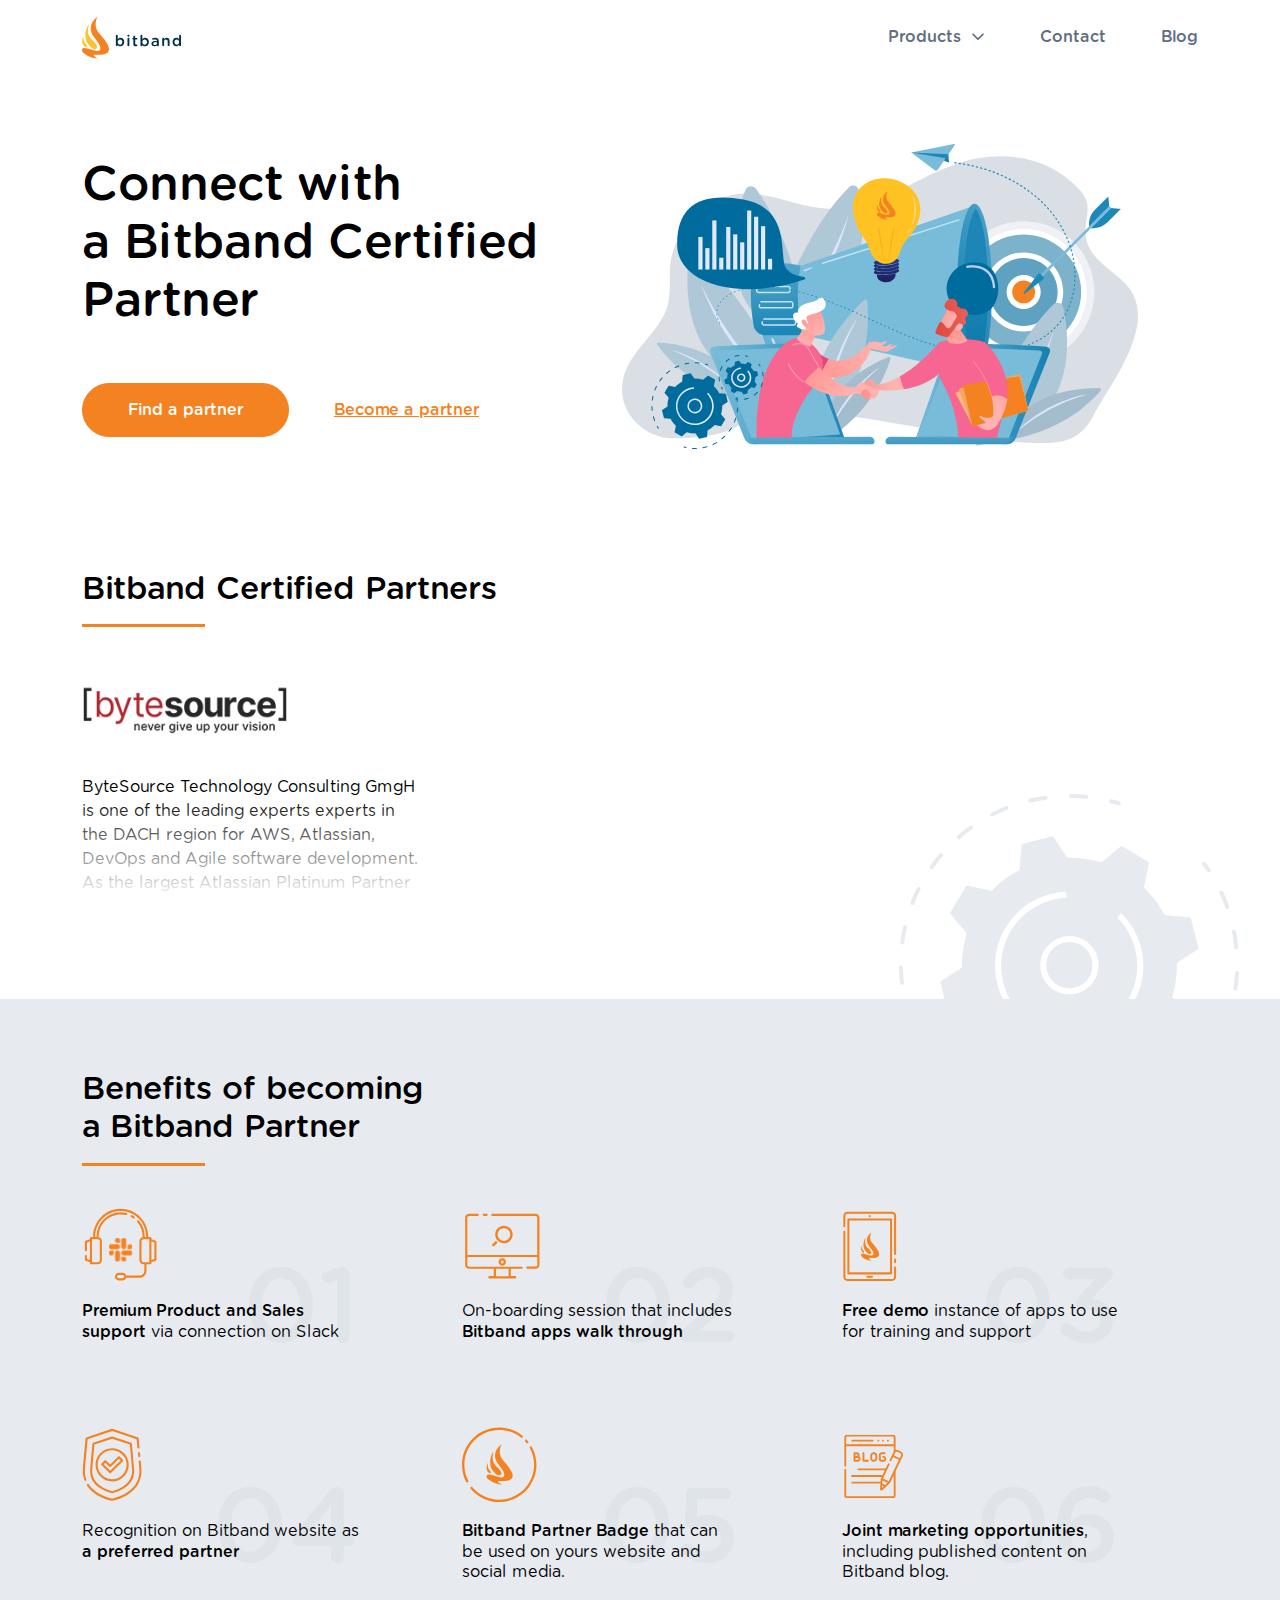
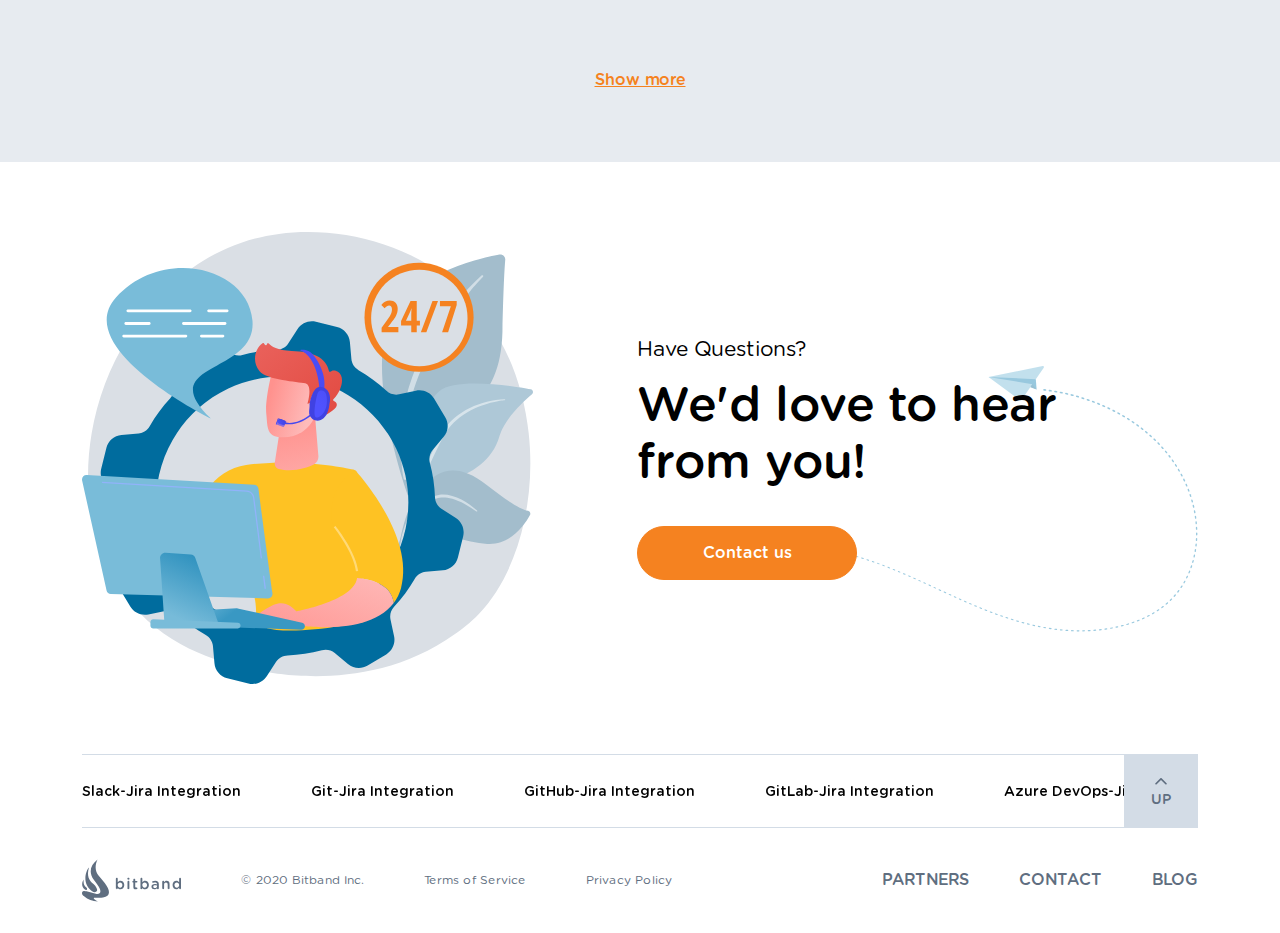
<file: index.html>
<!DOCTYPE html>
<html lang="en">

<head>
    <meta charset="UTF-8">
    <meta http-equiv="X-UA-Compatible" content="IE=edge">
    <meta name="viewport" content="width=device-width, initial-scale=1.0">
    <link rel="apple-touch-icon-precomposed" href="favicon/favico.png" />
    <link rel="icon" href="favicon/favico.png">
    <title>Main</title>
    <link rel="stylesheet" href="css/lib/bootstrap.min.css">
    <link rel="stylesheet" href="css/lib/slick.css">
    <link rel="stylesheet" href="css/style.css">
</head>

<body>

    <div class="pagewrapper">
        <header class="header">
            <div class="container">
                <div class="row align-items-center">
                    <div class="col-lg-4">
                        <div class="header__logo">
                            <a href="#"><img src="img/logo.svg" alt="logo"></a>
                        </div>
                    </div>
                    <div class="col-lg-8">
                        <div class="header__nav">
                            <ul>
                                <li class="sublink">
                                    <a href="#">Products</a>
                                    <ul class="sublist">
                                        <li><a href="azure-devops-jira-integration.html">Azure
                                                DevOps-Jira Integration</a></li>
                                        <li><a href="figma-jira-integration.html">Figma-Jira
                                                Integration</a></li>
                                        <li><a href="git-jira-integration.html">Git-Jira Integration</a>
                                        </li>
                                        <li><a href="github-jira-integration.html">GitHub-Jira
                                                Integration</a></li>
                                        <li><a href="gitlab-jira-integration.html">GitLab-Jira
                                                Integration</a></li>
                                        <li><a href="jenkins-jira-integration.html">Jenkins-Jira
                                                Integration</a></li>
                                        <li><a href="microsoft-teams-jira-integration.html">Microsoft
                                                Teams-Jira Integration</a></li>
                                        <li><a href="miro-jira-integration.html">Miro-Jira
                                                Integration</a></li>
                                        <li><a href="slack-jira-integration.html">Slack-Jira
                                                Integration</a></li>
                                    </ul>
                                </li>
                                <li><a href="#">Contact</a></li>
                                <li><a href="#">Blog</a></li>
                            </ul>
                            <a href="#" class="closemenu"><img src="img/close.svg" alt="close"></a>
                            <img class="animationimg" src="img/figanim.svg" alt="img">
                        </div>
                    </div>
                    <button class="burger">
                        <span></span>
                        <span></span>
                        <span></span>
                    </button>
                </div>
            </div>
        </header>
        <main class="main">
            <section class="welcomesect">
                <div class="container">
                    <div class="row align-items-center">
                        <div class="col-lg-6">
                            <div class="welcomesect__textbox">
                                <h1>
                                    Connect with<br> a Bitband Certified Partner
                                </h1>
                                <img class="welcmobpic" src="img/img2.svg" alt="img">
                                <a href="#" class="orangebtn">Find a partner</a>
                                <a href="#" class="orangelink">Become a partner</a>
                            </div>
                        </div>
                        <div class="col-lg-6">
                            <div class="welcomesect__img">
                                <img src="img/img2.svg" alt="img">
                            </div>
                        </div>
                    </div>
                </div>
            </section>

            <section class="partners">
                <div class="container">
                    <h2 class="bottline">Bitband Certified Partners</h2>
                    <div class="row">
                        <div class="col-lg-4 col-sm-6">
                            <div class="partners__box">
                                <div class="partners__boxlogo">
                                    <a href="#"><img src="img/partner1.png" alt="img"></a>
                                </div>
                                <div class="partners__boxdescr">
                                    <p>
                                        ByteSource Technology Consulting GmgH is one of the leading experts experts in
                                        the DACH region for AWS, Atlassian, DevOps and Agile software development. As
                                        the largest Atlassian Platinum Partner and the largest AWS Advanced
                                        ByteSource Technology Consulting GmgH is one of the leading experts experts in
                                        the DACH region for AWS, Atlassian, DevOps and Agile software development. As
                                        the largest Atlassian Platinum Partner and the largest AWS Advanced
                                    </p>
                                </div>
                            </div>
                        </div>
                    </div>
                    <div class="text-center">
                        <a href="#" class="orangelink">
                            <span>Show more</span>
                            <span>Hide</span>
                        </a>
                    </div>
                </div>
                <img class="animationimg" src="img/figanim.svg" alt="img">
            </section>

            <section class="benefits">
                <div class="container">
                    <h2 class="bottline">Benefits of becoming<br> a Bitband Partner</h2>
                    <div class="row">
                        <div class="col-lg-4 col-sm-6">
                            <div class="benefits__box">
                                <div class="benefits__box-icon">
                                    <img src="img/benefits1.svg" alt="icon">
                                </div>
                                <div class="benefits__box-descr">
                                    <p>
                                        <b>Premium Product and Sales support</b> via connection on Slack
                                    </p>
                                </div>
                                <span class="bgtext">01</span>
                            </div>
                        </div>
                        <div class="col-lg-4 col-sm-6">
                            <div class="benefits__box">
                                <div class="benefits__box-icon">
                                    <img src="img/benefits2.svg" alt="icon">
                                </div>
                                <div class="benefits__box-descr">
                                    <p>
                                        On-boarding session that includes <b>Bitband apps walk through</b>
                                    </p>
                                </div>
                                <span class="bgtext">02</span>
                            </div>
                        </div>
                        <div class="col-lg-4 col-sm-6">
                            <div class="benefits__box">
                                <div class="benefits__box-icon">
                                    <img src="img/benefits3.svg" alt="icon">
                                </div>
                                <div class="benefits__box-descr">
                                    <p>
                                        <b>Free demo</b> instance of apps to use for training and support
                                    </p>
                                </div>
                                <span class="bgtext">03</span>
                            </div>
                        </div>
                        <div class="col-lg-4 col-sm-6">
                            <div class="benefits__box">
                                <div class="benefits__box-icon">
                                    <img src="img/benefits4.svg" alt="icon">
                                </div>
                                <div class="benefits__box-descr">
                                    <p>
                                        Recognition on Bitband website as <b>a preferred partner</b>
                                    </p>
                                </div>
                                <span class="bgtext">04</span>
                            </div>
                        </div>
                        <div class="col-lg-4 col-sm-6">
                            <div class="benefits__box">
                                <div class="benefits__box-icon">
                                    <img src="img/benefits5.svg" alt="icon">
                                </div>
                                <div class="benefits__box-descr">
                                    <p>
                                        <b>Bitband Partner Badge</b> that can be used on yours website and social media.
                                    </p>
                                </div>
                                <span class="bgtext">05</span>
                            </div>
                        </div>
                        <div class="col-lg-4 col-sm-6">
                            <div class="benefits__box">
                                <div class="benefits__box-icon">
                                    <img src="img/benefits6.svg" alt="icon">
                                </div>
                                <div class="benefits__box-descr">
                                    <p>
                                        <b>Joint marketing opportunities</b>, including published content on Bitband
                                        blog.
                                    </p>
                                </div>
                                <span class="bgtext">06</span>
                            </div>
                        </div>
                        <div class="col-lg-4 col-sm-6">
                            <div class="benefits__box">
                                <div class="benefits__box-icon">
                                    <img src="img/benefits1.svg" alt="icon">
                                </div>
                                <div class="benefits__box-descr">
                                    <p>
                                        <b>Premium Product and Sales support</b> via connection on Slack
                                    </p>
                                </div>
                                <span class="bgtext">07</span>
                            </div>
                        </div>
                        <div class="col-lg-4 col-sm-6">
                            <div class="benefits__box">
                                <div class="benefits__box-icon">
                                    <img src="img/benefits2.svg" alt="icon">
                                </div>
                                <div class="benefits__box-descr">
                                    <p>
                                        On-boarding session that includes <b>Bitband apps walk through</b>
                                    </p>
                                </div>
                                <span class="bgtext">08</span>
                            </div>
                        </div>
                        <div class="col-lg-4 col-sm-6">
                            <div class="benefits__box">
                                <div class="benefits__box-icon">
                                    <img src="img/benefits3.svg" alt="icon">
                                </div>
                                <div class="benefits__box-descr">
                                    <p>
                                        <b>Free demo</b> instance of apps to use for training and support
                                    </p>
                                </div>
                                <span class="bgtext">09</span>
                            </div>
                        </div>
                    </div>
                    <div class="text-center">
                        <a href="#" class="orangelink">
                            <span>Show more</span><span>Hide</span>
                        </a>
                    </div>
                </div>
            </section>

            <section class="haveq">
                <div class="container">
                    <div class="row align-items-center">
                        <div class="col-lg-5">
                            <div class="haveq__imgwrapp">
                                <img src="img/question1.svg" alt="img">
                            </div>
                        </div>
                        <div class="col-lg-7">
                            <div class="haveq__content">
                                <p class="subtitle">Have Questions?</p>
                                <h3>We'd love to hear from you!</h3>
                                <a href="#" class="orangebtn">Contact us</a>
                                <img src="img/question2.svg" alt="img" class="haveqbgimg">
                            </div>
                        </div>
                    </div>
                </div>
            </section>
        </main>
        <footer class="footer">
            <div class="container">
                <div class="footer__topsect">
                    <div class="footlistsl">
                        <div class="footertext-slider">
                            <div><a href="#">Slack-Jira Integration</a></div>
                            <div><a href="#">Git-Jira Integration</a></div>
                            <div><a href="#">GitHub-Jira Integration</a></div>
                            <div><a href="#">GitLab-Jira Integration</a></div>
                            <div><a href="#">Azure DevOps-Jira Integration</a></div>
                            <div><a href="#">Jenkins-Jira Integration</a></div>
                            <div><a href="#">Figma-Jira Integration</a></div>
                            <div><a href="#">Miro-Jira Integration</a></div>
                            <div><a href="#">Microsoft Teams-Jira Integration</a></div>
                        </div>
                    </div>
                    <div class="up">
                        <span>
                            <img src="img/totop.svg" alt="img">
                            up
                        </span>
                    </div>
                </div>
                <div class="footer__bottsect">
                    <div class="row align-items-center">
                        <div class="col-lg-8">
                            <div class="footer__bottsect-left">
                                <a href="#" class="footer__logo"><img src="img/logo-footer.svg" alt="logo"></a>
                                <ul>
                                    <li>© 2020 Bitband Inc.</li>
                                    <li><a href="#">Terms of Service</a></li>
                                    <li><a href="#">Privacy Policy</a></li>
                                </ul>
                            </div>
                        </div>
                        <div class="col-lg-4">
                            <div class="footer__bottsect-right">
                                <a href="#" class="footer__logo mobile"><img src="img/logo-footer.svg" alt="logo"></a>
                                <ul>
                                    <li><a href="#">PARTNERS</a></li>
                                    <li><a href="#">Contact</a></li>
                                    <li><a href="#">Blog</a></li>
                                </ul>
                            </div>
                        </div>
                    </div>
                </div>
            </div>
        </footer>
    </div>


    <script src="js/lib/jquery.js"></script>
    <script src="js/lib/slick.min.js"></script>
    <script src="js/common.js"></script>
</body>

</html>
</file>
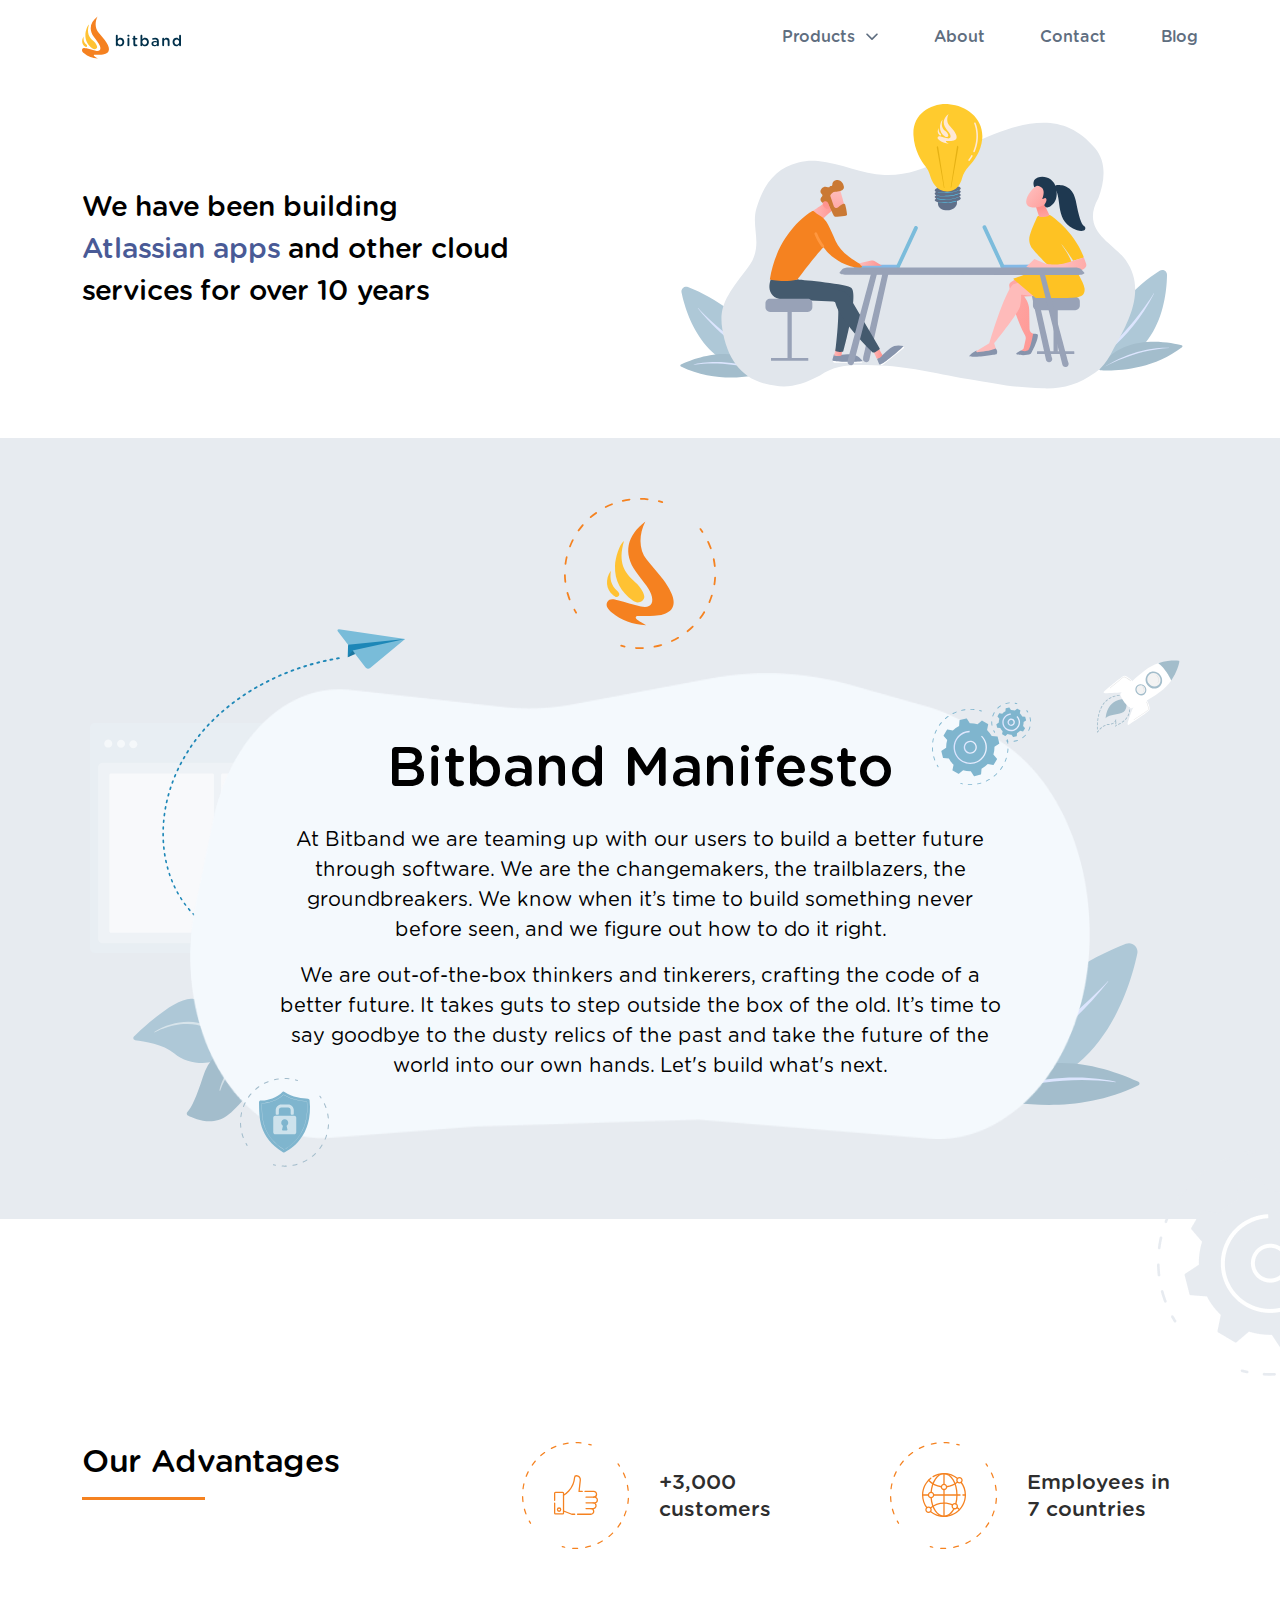
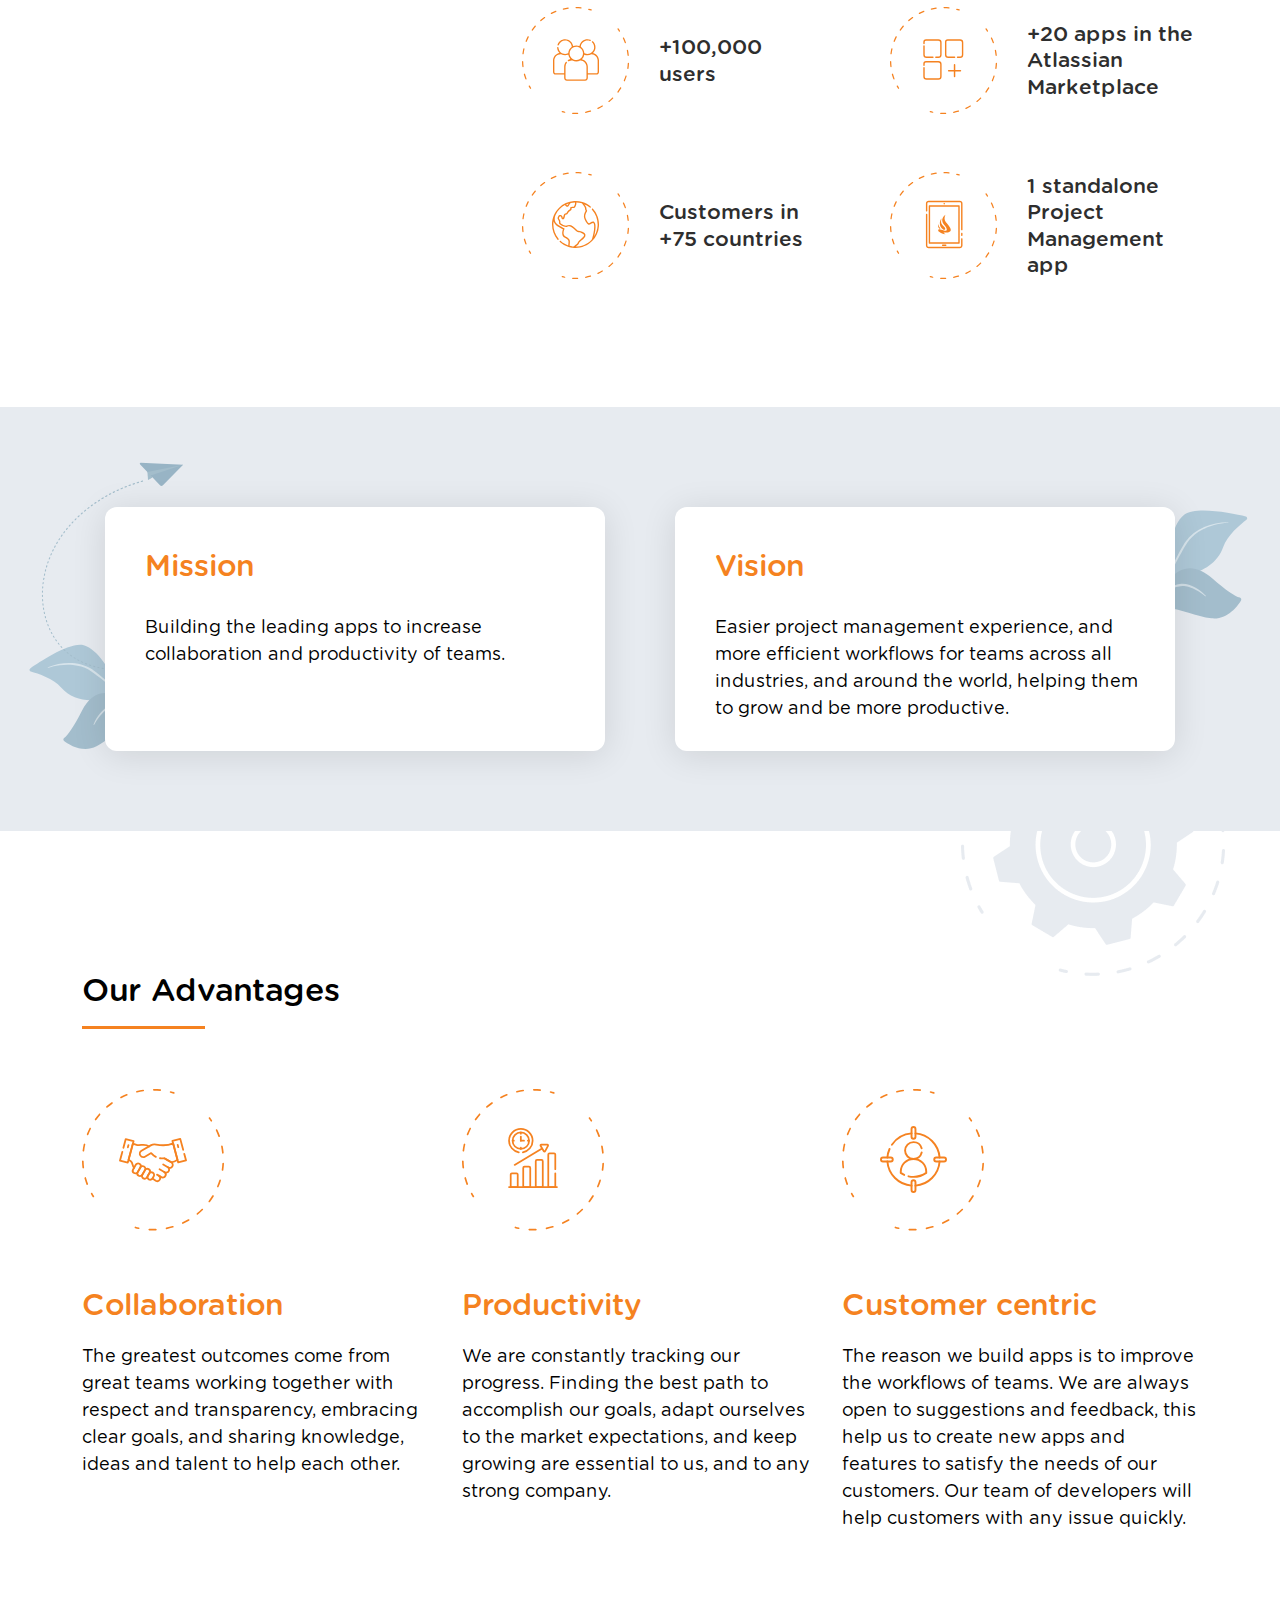
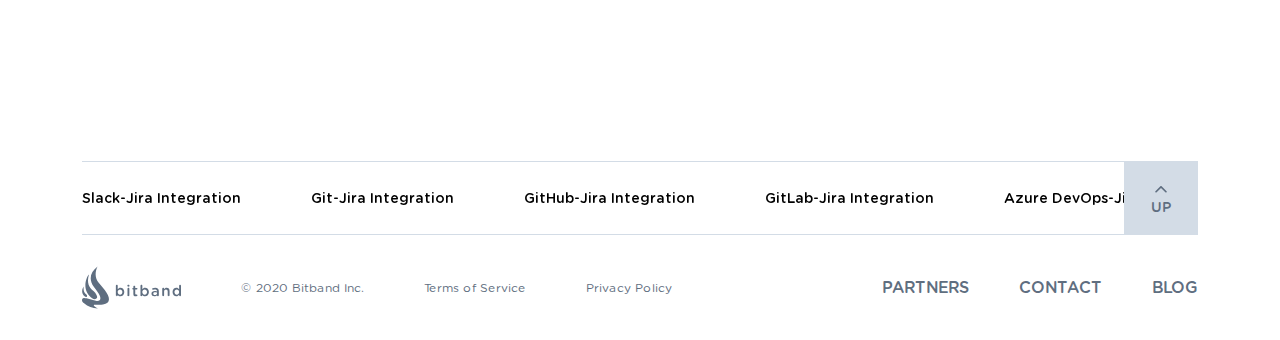
<file: about-bitband.html>
<!DOCTYPE html>
<html lang="en">

<head>
    <meta charset="UTF-8">
    <meta http-equiv="X-UA-Compatible" content="IE=edge">
    <meta name="viewport" content="width=device-width, initial-scale=1.0">
    <title>About</title>
    <link rel="apple-touch-icon-precomposed" href="favicon/favico.png" />
    <link rel="icon" href="favicon/favico.png">
    <link rel="stylesheet" href="css/lib/bootstrap.min.css">
    <link rel="stylesheet" href="css/lib/slick.css">
    <link rel="stylesheet" href="css/style.css">
    <link rel="stylesheet" href="css/about.css">
</head>

<body>

    <div class="pagewrapper">
        <header class="header">
            <div class="container">
                <div class="row align-items-center">
                    <div class="col-lg-4">
                        <div class="header__logo">
                            <a href="#"><img src="img/logo.svg" alt="logo"></a>
                        </div>
                    </div>
                    <div class="col-lg-8">
                        <div class="header__nav">
                            <ul>
                                <li class="sublink">
                                    <a href="#">Products</a>
                                    <ul class="sublist">
                                        <li><a href="azure-devops-jira-integration.html">Azure
                                                DevOps-Jira Integration</a></li>
                                        <li><a href="figma-jira-integration.html">Figma-Jira
                                                Integration</a></li>
                                        <li><a href="git-jira-integration.html">Git-Jira Integration</a>
                                        </li>
                                        <li><a href="github-jira-integration.html">GitHub-Jira
                                                Integration</a></li>
                                        <li><a href="gitlab-jira-integration.html">GitLab-Jira
                                                Integration</a></li>
                                        <li><a href="jenkins-jira-integration.html">Jenkins-Jira
                                                Integration</a></li>
                                        <li><a href="microsoft-teams-jira-integration.html">Microsoft
                                                Teams-Jira Integration</a></li>
                                        <li><a href="miro-jira-integration.html">Miro-Jira
                                                Integration</a></li>
                                        <li><a href="slack-jira-integration.html">Slack-Jira
                                                Integration</a></li>
                                    </ul>
                                </li>
                                <li><a href="#">About</a></li>
                                <li><a href="#">Contact</a></li>
                                <li><a href="#">Blog</a></li>
                            </ul>
                            <a href="#" class="closemenu"><img src="img/close.svg" alt="close"></a>
                            <img class="animationimg" src="img/figanim.svg" alt="img">
                        </div>
                    </div>
                    <button class="burger">
                        <span></span>
                        <span></span>
                        <span></span>
                    </button>
                </div>
            </div>
        </header>

        <main class="main">
            <section class="aboutbb">
                <div class="container">
                    <div class="row align-items-lg-center align-items-md-end">
                        <div class="col-lg-6">
                            <div class="aboutbb__infoblock">
                                <div class="aboutbb__infoblockdescr">
                                    <p>
                                        We have been building <span>Atlassian apps</span> and other cloud services for
                                        over 10 years
                                    </p>
                                </div>
                            </div>
                        </div>
                        <div class="col-lg-6">
                            <div class="aboutmainpic">
                                <img src="img/about/about-mainimg2.svg" alt="img">
                            </div>
                        </div>
                    </div>
                </div>
            </section>

            <div class="manifesto">
                <div class="container">
                    <div class="manifestowrap">
                        <img src="img/about/circlelogo.svg" alt="logo" class="manifesto__circlogo">
                        <div class="manifesto__textbox">
                            <div class="manifesto__textboxwr">
                                <p class="title">Bitband Manifesto</p>
                                <div class="descr">
                                    <p>
                                        At Bitband we are teaming up with our users to build a better future through
                                        software. We are the changemakers, the trailblazers, the groundbreakers. We know
                                        when it’s time to build something never before seen, and we figure out how to do
                                        it
                                        right.
                                    </p>
                                    <p>
                                        We are out-of-the-box thinkers and tinkerers, crafting the code of a better
                                        future.
                                        It takes guts to step outside the box of the old. It’s time to say goodbye to
                                        the
                                        dusty relics of the past and take the future of the world into our own hands.
                                        Let's
                                        build what's next.
                                    </p>
                                </div>
                            </div>
                            <img src="img/about/manifesto-img1.svg" alt="img" class="manifesto-absimg1">
                            <img src="img/about/manifesto-img2.svg" alt="img" class="manifesto-absimg2">
                            <img src="img/about/manifesto-img3.svg" alt="img" class="manifesto-absimg3">
                            <img src="img/about/manifesto-img4.svg" alt="img" class="manifesto-absimg4">
                            <img src="img/about/manifesto-img5.svg" alt="img" class="manifesto-absimg5">
                            <img src="img/about/manifesto-img6.svg" alt="img" class="manifesto-absimg6">
                            <img src="img/about/manifesto-img7.svg" alt="img" class="manifesto-absimg7">
                            <img src="img/about/manifesto-img8.svg" alt="img" class="manifesto-absimg8">
                        </div>
                    </div>
                </div>
            </div>

            <section class="about-ouradv">
                <div class="container">
                    <div class="row">
                        <div class="col-lg-4">
                            <h2 class="bottline">
                                Our Advantages
                            </h2>
                        </div>
                        <div class="col-lg-8">
                            <ul class="about-iconlist">
                                <li class="item">
                                    <img src="img/about/about-adv1.svg" alt="icon">
                                    <span>+3,000<br> customers</span>
                                </li>
                                <li class="item">
                                    <img src="img/about/about-adv2.svg" alt="icon">
                                    <span>Employees in<br> 7 countries</span>
                                </li>
                                <li class="item">
                                    <img src="img/about/about-adv3.svg" alt="icon">
                                    <span>+100,000<br> users</span>
                                </li>
                                <li class="item">
                                    <img src="img/about/about-adv4.svg" alt="icon">
                                    <span>+20 apps in the<br> Atlassian Marketplace</span>
                                </li>
                                <li class="item">
                                    <img src="img/about/about-adv5.svg" alt="icon">
                                    <span>Customers in<br> +75 countries</span>
                                </li>
                                <li class="item">
                                    <img src="img/about/about-adv6.svg" alt="icon">
                                    <span>1 standalone Project<br> Management app</span>
                                </li>
                            </ul>
                        </div>
                    </div>
                </div>

                <img class="aboutbgimg" src="img/about/about-bgimg1.png" alt="bg">
            </section>

            <div class="about-twoboxes">
                <div class="container">
                    <div class="row">
                        <div class="col-md-6">
                            <div class="abmissoinboxwrap">
                                <div class="abmissoinbox">
                                    <p class="title">Mission</p>
                                    <p class="descr">
                                        Building the leading apps to increase collaboration and productivity of teams.
                                    </p>
                                </div>
                                <img class="ableaf1" src="img/about/leaf1.svg" alt="leaf">
                                <img class="abfly" src="img/about/fly.svg" alt="fly">
                            </div>
                        </div>
                        <div class="col-md-6">
                            <div class="abmissoinboxwrap">
                                <div class="abmissoinbox">
                                    <p class="title">Vision</p>
                                    <p class="descr">
                                        Easier project management experience, and more efficient workflows for teams
                                        across
                                        all industries, and around the world, helping them to grow and be more
                                        productive.
                                    </p>
                                </div>
                                <img class="ableaf2" src="img/about/leaf2.svg" alt="leaf">
                            </div>
                        </div>
                    </div>
                </div>
            </div>

            <section class="about-velues">
                <div class="container">
                    <h2 class="bottline">
                        Our Advantages
                    </h2>
                    <div class="row">
                        <div class="col-lg-4 col-md-6">
                            <div class="abcalbox">
                                <img src="img/about/valic1.svg" alt="icon">
                                <p class="title">Collaboration</p>
                                <p class="descr">
                                    The greatest outcomes come from great teams working together with respect and
                                    transparency, embracing clear goals, and sharing knowledge, ideas and talent to help
                                    each other.
                                </p>
                            </div>
                        </div>
                        <div class="col-lg-4 col-md-6">
                            <div class="abcalbox">
                                <img src="img/about/valic2.svg" alt="icon">
                                <p class="title">Productivity</p>
                                <p class="descr">
                                    We are constantly tracking our progress. Finding the best path to accomplish our
                                    goals, adapt ourselves to the market expectations, and keep growing are essential to
                                    us, and to any strong company.
                                </p>
                            </div>
                        </div>
                        <div class="col-lg-4 col-md-6">
                            <div class="abcalbox">
                                <img src="img/about/valic3.svg" alt="icon">
                                <p class="title">Customer centric</p>
                                <p class="descr">
                                    The reason we build apps is to improve the workflows of teams. We are
                                    always open to suggestions and feedback, this help us to create new apps
                                    and features to satisfy the needs of our customers. Our team of developers
                                    will help customers with any issue quickly.
                                </p>
                            </div>
                        </div>
                    </div>
                </div>

                <img class="aboutbgimg" src="img/about/about-bgimg2.png" alt="img">
            </section>


        </main>

        <footer class="footer">
            <div class="container">
                <div class="footer__topsect">
                    <div class="footlistsl">
                        <div class="footertext-slider">
                            <div><a href="#">Slack-Jira Integration</a></div>
                            <div><a href="#">Git-Jira Integration</a></div>
                            <div><a href="#">GitHub-Jira Integration</a></div>
                            <div><a href="#">GitLab-Jira Integration</a></div>
                            <div><a href="#">Azure DevOps-Jira Integration</a></div>
                            <div><a href="#">Jenkins-Jira Integration</a></div>
                            <div><a href="#">Figma-Jira Integration</a></div>
                            <div><a href="#">Miro-Jira Integration</a></div>
                            <div><a href="#">Microsoft Teams-Jira Integration</a></div>
                        </div>
                    </div>
                    <div class="up">
                        <span>
                            <img src="img/totop.svg" alt="img">
                            up
                        </span>
                    </div>
                </div>
                <div class="footer__bottsect">
                    <div class="row align-items-center">
                        <div class="col-lg-8">
                            <div class="footer__bottsect-left">
                                <a href="#" class="footer__logo"><img src="img/logo-footer.svg" alt="logo"></a>
                                <ul>
                                    <li>© 2020 Bitband Inc.</li>
                                    <li><a href="#">Terms of Service</a></li>
                                    <li><a href="#">Privacy Policy</a></li>
                                </ul>
                            </div>
                        </div>
                        <div class="col-lg-4">
                            <div class="footer__bottsect-right">
                                <a href="#" class="footer__logo mobile"><img src="img/logo-footer.svg" alt="logo"></a>
                                <ul>
                                    <li><a href="#">PARTNERS</a></li>
                                    <li><a href="#">Contact</a></li>
                                    <li><a href="#">Blog</a></li>
                                </ul>
                            </div>
                        </div>
                    </div>
                </div>
            </div>
        </footer>
    </div>


    <script src="js/lib/jquery.js"></script>
    <script src="js/lib/slick.min.js"></script>
    <script src="js/common.js"></script>
</body>

</html>
</file>
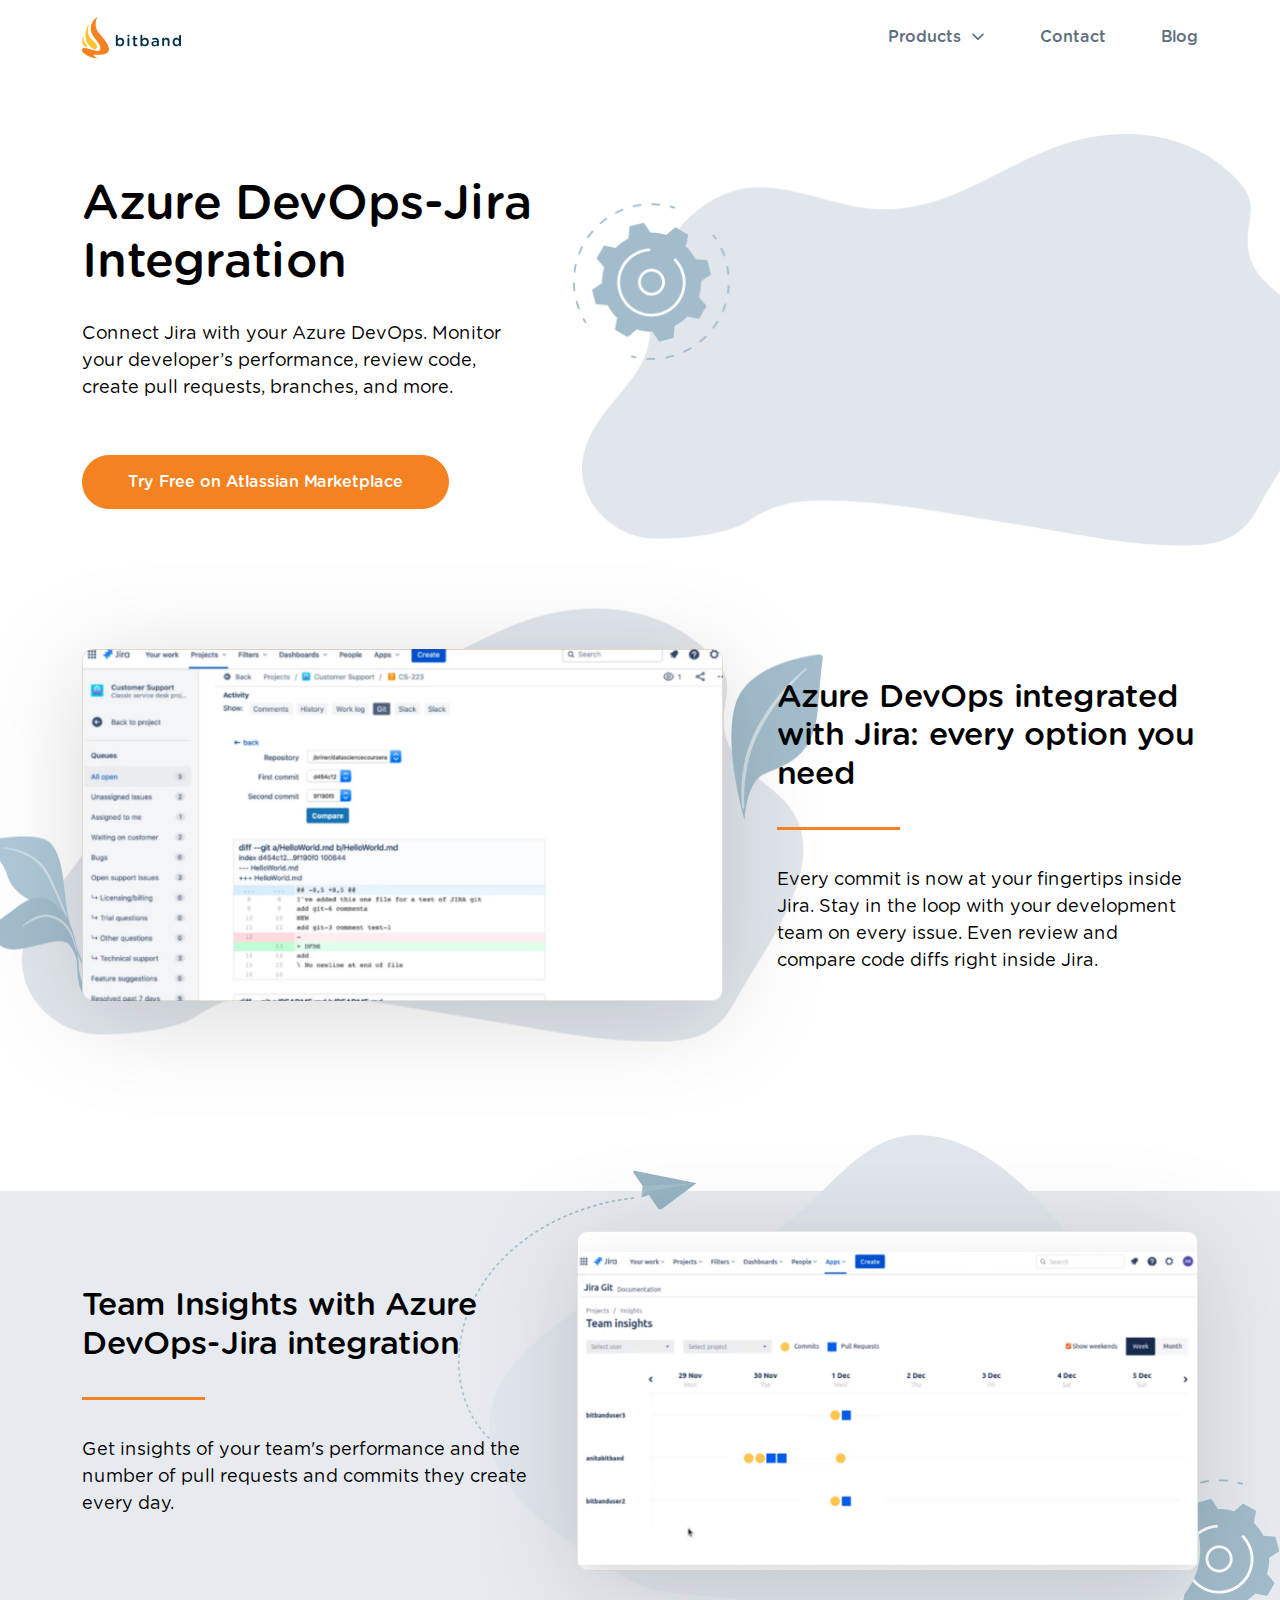
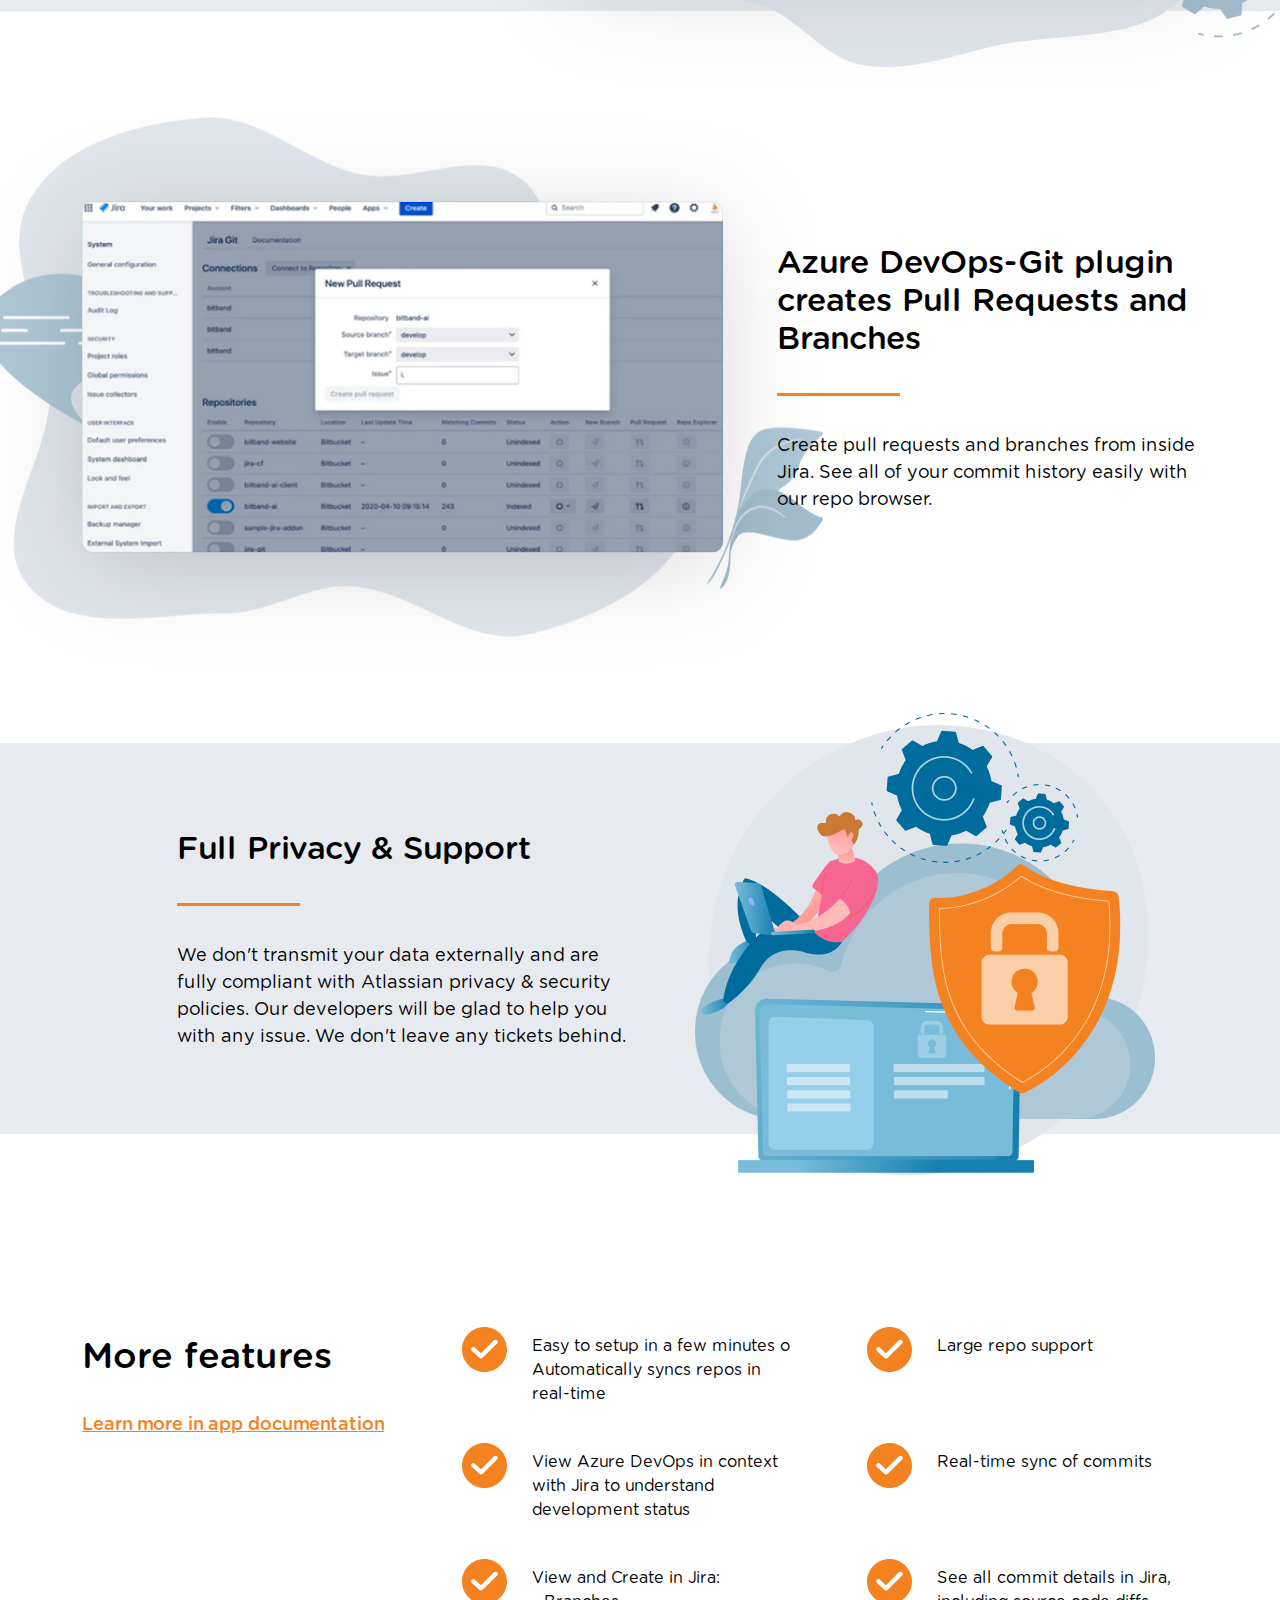
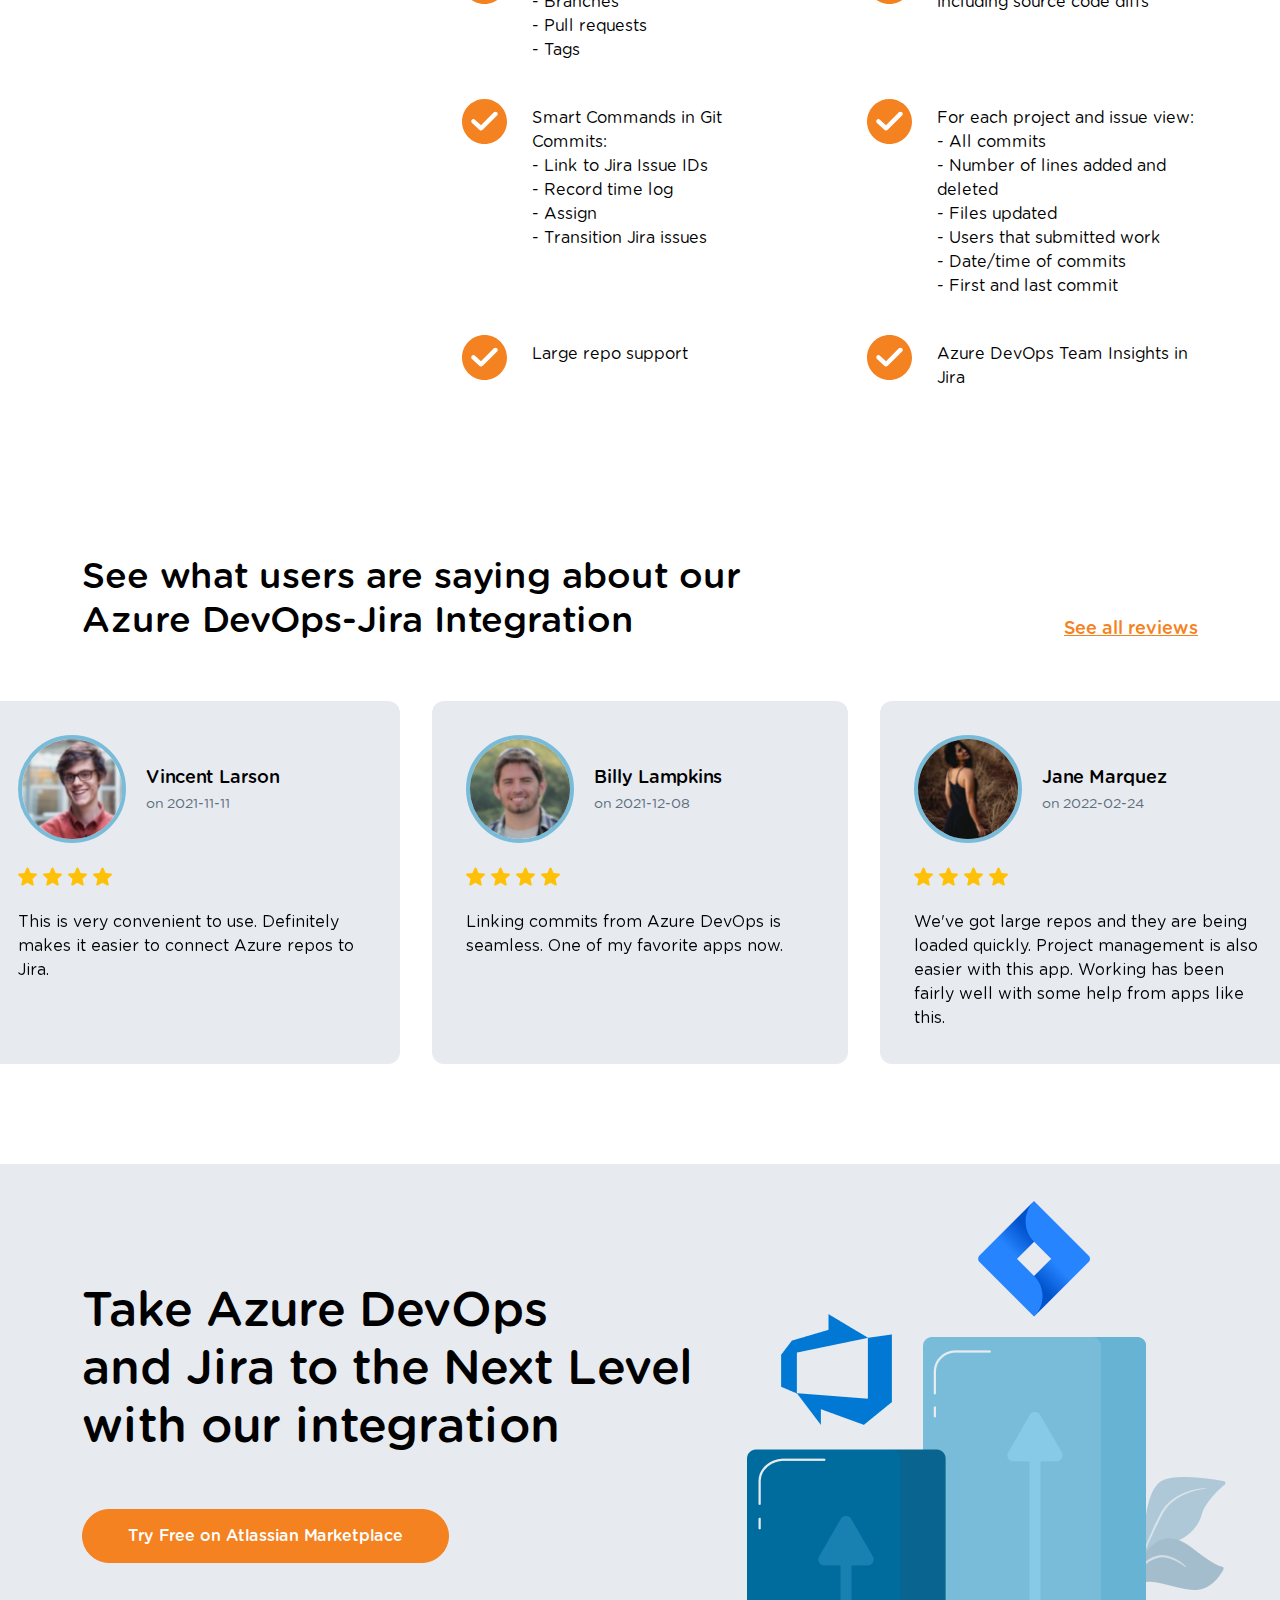
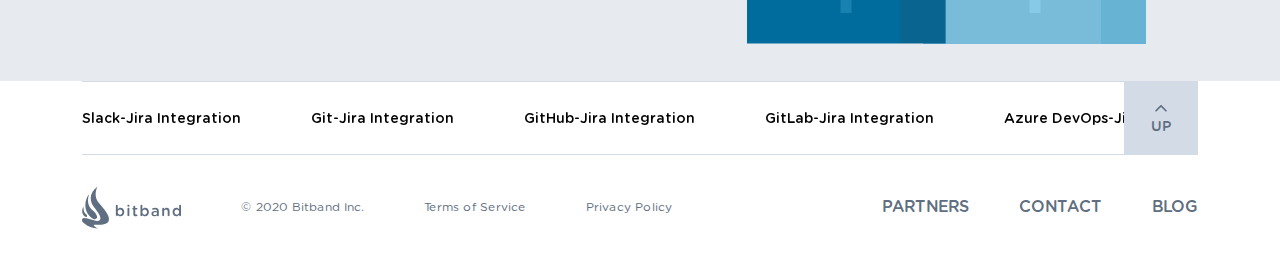
<file: azure-devops-jira-integration.html>
<!DOCTYPE html>
<html lang="en">

<head>
    <meta charset="UTF-8">
    <meta http-equiv="X-UA-Compatible" content="IE=edge">
    <meta name="viewport" content="width=device-width, initial-scale=1.0">
    <title>Azure DevOps-Jira Integration</title>
    <link rel="apple-touch-icon-precomposed" href="favicon/favico.png" />
    <link rel="icon" href="favicon/favico.png">
    <link rel="stylesheet" href="css/lib/bootstrap.min.css">
    <link rel="stylesheet" href="css/lib/slick.css">
    <link rel="stylesheet" href="css/style.css">
</head>

<body>

    <div class="pagewrapper">
        <header class="header">
            <div class="container">
                <div class="row align-items-center">
                    <div class="col-lg-4">
                        <div class="header__logo">
                            <a href="#"><img src="img/logo.svg" alt="logo"></a>
                        </div>
                    </div>
                    <div class="col-lg-8">
                        <div class="header__nav">
                            <ul>
                                <li class="sublink">
                                    <a href="#">Products</a>
                                    <ul class="sublist">
                                        <li><a href="azure-devops-jira-integration.html">Azure
                                                DevOps-Jira Integration</a></li>
                                        <li><a href="figma-jira-integration.html">Figma-Jira
                                                Integration</a></li>
                                        <li><a href="git-jira-integration.html">Git-Jira Integration</a>
                                        </li>
                                        <li><a href="github-jira-integration.html">GitHub-Jira
                                                Integration</a></li>
                                        <li><a href="gitlab-jira-integration.html">GitLab-Jira
                                                Integration</a></li>
                                        <li><a href="jenkins-jira-integration.html">Jenkins-Jira
                                                Integration</a></li>
                                        <li><a href="microsoft-teams-jira-integration.html">Microsoft
                                                Teams-Jira Integration</a></li>
                                        <li><a href="miro-jira-integration.html">Miro-Jira
                                                Integration</a></li>
                                        <li><a href="slack-jira-integration.html">Slack-Jira
                                                Integration</a></li>
                                    </ul>
                                </li>
                                <li><a href="#">Contact</a></li>
                                <li><a href="#">Blog</a></li>
                            </ul>
                            <a href="#" class="closemenu"><img src="img/close.svg" alt="close"></a>
                            <img class="animationimg" src="img/figanim.svg" alt="img">
                        </div>
                    </div>
                    <button class="burger">
                        <span></span>
                        <span></span>
                        <span></span>
                    </button>
                </div>
            </div>
        </header>

        <main class="main">
            <section class="product-welcomesect">
                <div class="container">
                    <div class="row justify-content-between">
                        <div class="col-lg-5">
                            <div class="product-welcomesect__texts">
                                <h1>
                                    Azure DevOps-Jira Integration
                                </h1>
                                <div class="descr">
                                    <p>
                                        Connect Jira with your Azure DevOps. Monitor your developer’s performance,
                                        review code, create pull requests, branches, and more.
                                    </p>
                                </div>
                                <a href="#" class="orangebtn">Try Free on Atlassian Marketplace</a>
                            </div>
                        </div>
                        <div class="col-lg-6">
                            <div class="product-welcomesect__video">
                                <img class="videobgpic" src="img/prodpic1.png" alt="img">
                                <div class="ratio ratio-16x9">
                                    <iframe src="https://www.youtube.com/embed/HIWMawdhXUM" title="YouTube video player"
                                        frameborder="0"
                                        allow="accelerometer; autoplay; clipboard-write; encrypted-media; gyroscope; picture-in-picture"
                                        allowfullscreen></iframe>
                                </div>
                            </div>
                        </div>
                    </div>
                </div>
            </section>

            <section class="product-infosects">

                <div class="product__row-wrapper">

                    <div class="product__row">
                        <div class="container">
                            <div class="row align-items-center">
                                <div class="col-lg-7">
                                    <div class="product__rowpic">
                                        <img class="mainpic" src="img/prodscreen1.png" alt="product screen">
                                        <img class="bgpic" src="img/prodscreenbg1.png" alt="product bg">
                                    </div>
                                </div>
                                <div class="col-lg-5">
                                    <div class="product__rowdescr">
                                        <h3>
                                            Azure DevOps integrated with Jira: every option you need
                                        </h3>
                                        <div class="descr">
                                            <p>
                                                Every commit is now at your fingertips inside Jira. Stay in the loop
                                                with
                                                your development team on every issue. Even review and compare code diffs
                                                right inside Jira.
                                            </p>
                                        </div>
                                    </div>
                                </div>
                            </div>
                        </div>
                    </div>
                    <div class="product__row">
                        <div class="container">
                            <div class="row align-items-center">
                                <div class="col-lg-7">
                                    <div class="product__rowpic">
                                        <img class="mainpic" src="img/prodscreen2.png" alt="product screen">
                                        <img class="bgpic" src="img/prodscreenbg2.png" alt="product bg">
                                    </div>
                                </div>
                                <div class="col-lg-5">
                                    <div class="product__rowdescr">
                                        <h3>
                                            Team Insights with Azure DevOps-Jira integration
                                        </h3>
                                        <div class="descr">
                                            <p>
                                                Get insights of your team's performance and the number of pull requests
                                                and commits they create every day.
                                            </p>
                                        </div>
                                    </div>
                                </div>
                            </div>
                        </div>
                    </div>
                    <div class="product__row">
                        <div class="container">
                            <div class="row align-items-center">
                                <div class="col-lg-7">
                                    <div class="product__rowpic">
                                        <img class="mainpic" src="img/prodscreen3.png" alt="product screen">
                                        <img class="bgpic" src="img/prodscreenbg3.png" alt="product bg">
                                    </div>
                                </div>
                                <div class="col-lg-5">
                                    <div class="product__rowdescr">
                                        <h3>
                                            Azure DevOps-Git plugin creates Pull Requests and Branches
                                        </h3>
                                        <div class="descr">
                                            <p>
                                                Create pull requests and branches from inside Jira. See all of your
                                                commit history easily with our repo browser.
                                            </p>
                                        </div>
                                    </div>
                                </div>
                            </div>
                        </div>
                    </div>
                    <div class="product__row illustrationcenter">
                        <div class="container">
                            <div class="row align-items-center">
                                <div class="col-lg-6">
                                    <div class="product__rowpic">
                                        <img class="illustration" src="img/prodscreen4.png" alt="product screen">
                                    </div>
                                </div>
                                <div class="col-lg-5 offset-lg-1">
                                    <div class="product__rowdescr">
                                        <h3>
                                            Full Privacy & Support
                                        </h3>
                                        <div class="descr">
                                            <p>
                                                We don't transmit your data externally and are fully compliant with
                                                Atlassian privacy & security policies. Our developers will be glad to
                                                help you with any issue. We don't leave any tickets behind.
                                            </p>
                                        </div>
                                    </div>
                                </div>
                            </div>
                        </div>
                    </div>

                </div>
            </section>

            <section class="product-listsection">
                <div class="container">
                    <div class="row">
                        <div class="col-xl-4">
                            <div class="prlistsect__left">
                                <h3>More features</h3>
                                <a href="#">Learn more in app documentation</a>
                            </div>
                        </div>
                        <div class="col-xl-8">
                            <div class="prlistsect__right">
                                <ul>
                                    <li>
                                        Easy to setup in a few minutes
                                        o Automatically syncs repos in real-time
                                    </li>
                                    <li>
                                        Large repo support
                                    </li>
                                    <li>
                                        View Azure DevOps in context with Jira to understand development status
                                    </li>
                                    <li>
                                        Real-time sync of commits
                                    </li>
                                    <li>
                                        View and Create in Jira:<br>- Branches<br>- Pull requests<br>- Tags
                                    </li>
                                    <li>
                                        See all commit details in Jira, including source code diffs
                                    </li>
                                    <li>
                                        Smart Commands in Git Commits:<br>- Link to Jira Issue IDs<br>- Record time
                                        log<br>-
                                        Assign<br>- Transition Jira issues
                                    </li>
                                    <li>
                                        For each project and issue view:<br>- All commits<br>- Number of lines added and
                                        deleted<br>- Files updated<br>- Users that submitted work<br>- Date/time of
                                        commits<br>-
                                        First and last commit
                                    </li>
                                    <li>Large repo support</li>
                                    <li>Azure DevOps Team Insights in Jira</li>
                                </ul>
                            </div>
                        </div>
                    </div>
                </div>
            </section>

            <section class="product-reviews">
                <div class="product-reviews__header">
                    <div class="container">
                        <div class="row align-items-end">
                            <div class="col-lg-8">
                                <h3>
                                    See what users are saying about our Azure DevOps-Jira Integration
                                </h3>
                            </div>
                            <div class="col-lg-4">
                                <div class="text-lg-end"><a href="#" class="orangelink">See all reviews</a></div>
                            </div>
                        </div>
                    </div>
                </div>
                <div class="reviewslider-wrapper">
                    <div class="reviewslider">
                        <div>
                            <a href="#">
                                <div class="reviewbox">
                                    <div class="reviewbox__header">
                                        <div class="avatar">
                                            <img src="img/avatar5.jpg" alt="photo">
                                        </div>
                                        <div class="nameinfo">
                                            <p class="name">Billy Lampkins</p>
                                            <p class="date">on 2021-12-08</p>
                                        </div>
                                    </div>
                                    <div class="reviewbox__body">
                                        <div class="rating">
                                            <img src="img/star.svg" alt="star">
                                            <img src="img/star.svg" alt="star">
                                            <img src="img/star.svg" alt="star">
                                            <img src="img/star.svg" alt="star">
                                        </div>
                                        <div class="description">
                                            <p>
                                                Linking commits from Azure DevOps is seamless. One of my favorite apps
                                                now.
                                            </p>
                                        </div>
                                    </div>
                                </div>
                            </a>
                        </div>
                        <div>
                            <a href="#">
                                <div class="reviewbox">
                                    <div class="reviewbox__header">
                                        <div class="avatar">
                                            <img src="img/avatar1.jpg" alt="photo">
                                        </div>
                                        <div class="nameinfo">
                                            <p class="name">Jane Marquez</p>
                                            <p class="date">on 2022-02-24</p>
                                        </div>
                                    </div>
                                    <div class="reviewbox__body">
                                        <div class="rating">
                                            <img src="img/star.svg" alt="star">
                                            <img src="img/star.svg" alt="star">
                                            <img src="img/star.svg" alt="star">
                                            <img src="img/star.svg" alt="star">
                                        </div>
                                        <div class="description">
                                            <p>
                                                We've got large repos and they are being loaded quickly. Project
                                                management
                                                is also easier with this app. Working has been fairly well with some
                                                help
                                                from apps like this.
                                            </p>
                                        </div>
                                    </div>
                                </div>
                            </a>
                        </div>
                        <div>
                            <a href="#">
                                <div class="reviewbox">
                                    <div class="reviewbox__header">
                                        <div class="avatar">
                                            <img src="img/avatar2.jpg" alt="photo">
                                        </div>
                                        <div class="nameinfo">
                                            <p class="name">Veronica Sacco</p>
                                            <p class="date">on 2022-03-10</p>
                                        </div>
                                    </div>
                                    <div class="reviewbox__body">
                                        <div class="rating">
                                            <img src="img/star.svg" alt="star">
                                            <img src="img/star.svg" alt="star">
                                            <img src="img/star.svg" alt="star">
                                            <img src="img/star.svg" alt="star">
                                        </div>
                                        <div class="description">
                                            <p>
                                                Just in time for our new projects. Good thing it really worked.
                                            </p>
                                        </div>
                                    </div>
                                </div>
                            </a>
                        </div>
                        <div>
                            <a href="#">
                                <div class="reviewbox">
                                    <div class="reviewbox__header">
                                        <div class="avatar">
                                            <img src="img/avatar3.jpg" alt="photo">
                                        </div>
                                        <div class="nameinfo">
                                            <p class="name">Oscar Coleman</p>
                                            <p class="date">on 2021-11-17</p>
                                        </div>
                                    </div>
                                    <div class="reviewbox__body">
                                        <div class="rating">
                                            <img src="img/star.svg" alt="star">
                                            <img src="img/star.svg" alt="star">
                                            <img src="img/star.svg" alt="star">
                                            <img src="img/star.svg" alt="star">
                                        </div>
                                        <div class="description">
                                            <p>
                                                Our issue was quickly resolved with an update. The support is attentive
                                                and helpful. We want to add a new feature and looking forward to it.
                                            </p>
                                        </div>
                                    </div>
                                </div>
                            </a>
                        </div>
                        <div>
                            <a href="#">
                                <div class="reviewbox">
                                    <div class="reviewbox__header">
                                        <div class="avatar">
                                            <img src="img/avatar4.jpg" alt="photo">
                                        </div>
                                        <div class="nameinfo">
                                            <p class="name">Minnie Freeman</p>
                                            <p class="date">on 2021-11-30</p>
                                        </div>
                                    </div>
                                    <div class="reviewbox__body">
                                        <div class="rating">
                                            <img src="img/star.svg" alt="star">
                                            <img src="img/star.svg" alt="star">
                                            <img src="img/star.svg" alt="star">
                                            <img src="img/star.svg" alt="star">
                                        </div>
                                        <div class="description">
                                            <p>
                                                We needed a resolution to manage our Azure Repos more effective, then we
                                                had this app. Best thing so far! Nice support too.
                                            </p>
                                        </div>
                                    </div>
                                </div>
                            </a>
                        </div>
                        <div>
                            <a href="#">
                                <div class="reviewbox">
                                    <div class="reviewbox__header">
                                        <div class="avatar">
                                            <img src="img/avatar6.jpg" alt="photo">
                                        </div>
                                        <div class="nameinfo">
                                            <p class="name">Anthony Miles</p>
                                            <p class="date">on 2021-11-24</p>
                                        </div>
                                    </div>
                                    <div class="reviewbox__body">
                                        <div class="rating">
                                            <img src="img/star.svg" alt="star">
                                            <img src="img/star.svg" alt="star">
                                            <img src="img/star.svg" alt="star">
                                            <img src="img/star.svg" alt="star">
                                        </div>
                                        <div class="description">
                                            <p>
                                                Definitely makes our project management more efficient.
                                            </p>
                                        </div>
                                    </div>
                                </div>
                            </a>
                        </div>
                        <div>
                            <a href="#">
                                <div class="reviewbox">
                                    <div class="reviewbox__header">
                                        <div class="avatar">
                                            <img src="img/avatar7.jpg" alt="photo">
                                        </div>
                                        <div class="nameinfo">
                                            <p class="name">Vincent Larson</p>
                                            <p class="date">on 2021-11-11</p>
                                        </div>
                                    </div>
                                    <div class="reviewbox__body">
                                        <div class="rating">
                                            <img src="img/star.svg" alt="star">
                                            <img src="img/star.svg" alt="star">
                                            <img src="img/star.svg" alt="star">
                                            <img src="img/star.svg" alt="star">
                                        </div>
                                        <div class="description">
                                            <p>
                                                This is very convenient to use. Definitely makes it easier to connect
                                                Azure repos to Jira.
                                            </p>
                                        </div>
                                    </div>
                                </div>
                            </a>
                        </div>
                    </div>
                </div>
            </section>

            <section class="tryfree">
                <div class="container">
                    <div class="row align-items-center">
                        <div class="col-lg-7">
                            <div class="tryfree__texts">
                                <h3>
                                    Take Azure DevOps<br> and Jira to the Next Level with our integration
                                </h3>
                                <a href="#" class="orangebtn">Try Free on Atlassian Marketplace</a>
                            </div>
                        </div>
                        <div class="col-lg-5">
                            <div class="imgwrap">
                                <img src="img/tryfree.png" alt="img">
                            </div>
                        </div>
                    </div>
                </div>
            </section>


        </main>

        <footer class="footer">
            <div class="container">
                <div class="footer__topsect">
                    <div class="footlistsl">
                        <div class="footertext-slider">
                            <div><a href="#">Slack-Jira Integration</a></div>
                            <div><a href="#">Git-Jira Integration</a></div>
                            <div><a href="#">GitHub-Jira Integration</a></div>
                            <div><a href="#">GitLab-Jira Integration</a></div>
                            <div><a href="#">Azure DevOps-Jira Integration</a></div>
                            <div><a href="#">Jenkins-Jira Integration</a></div>
                            <div><a href="#">Figma-Jira Integration</a></div>
                            <div><a href="#">Miro-Jira Integration</a></div>
                            <div><a href="#">Microsoft Teams-Jira Integration</a></div>
                        </div>
                    </div>
                    <div class="up">
                        <span>
                            <img src="img/totop.svg" alt="img">
                            up
                        </span>
                    </div>
                </div>
                <div class="footer__bottsect">
                    <div class="row align-items-center">
                        <div class="col-lg-8">
                            <div class="footer__bottsect-left">
                                <a href="#" class="footer__logo"><img src="img/logo-footer.svg" alt="logo"></a>
                                <ul>
                                    <li>© 2020 Bitband Inc.</li>
                                    <li><a href="#">Terms of Service</a></li>
                                    <li><a href="#">Privacy Policy</a></li>
                                </ul>
                            </div>
                        </div>
                        <div class="col-lg-4">
                            <div class="footer__bottsect-right">
                                <a href="#" class="footer__logo mobile"><img src="img/logo-footer.svg" alt="logo"></a>
                                <ul>
                                    <li><a href="#">PARTNERS</a></li>
                                    <li><a href="#">Contact</a></li>
                                    <li><a href="#">Blog</a></li>
                                </ul>
                            </div>
                        </div>
                    </div>
                </div>
            </div>
        </footer>
    </div>


    <script src="js/lib/jquery.js"></script>
    <script src="js/lib/slick.min.js"></script>
    <script src="js/common.js"></script>
</body>

</html>
</file>
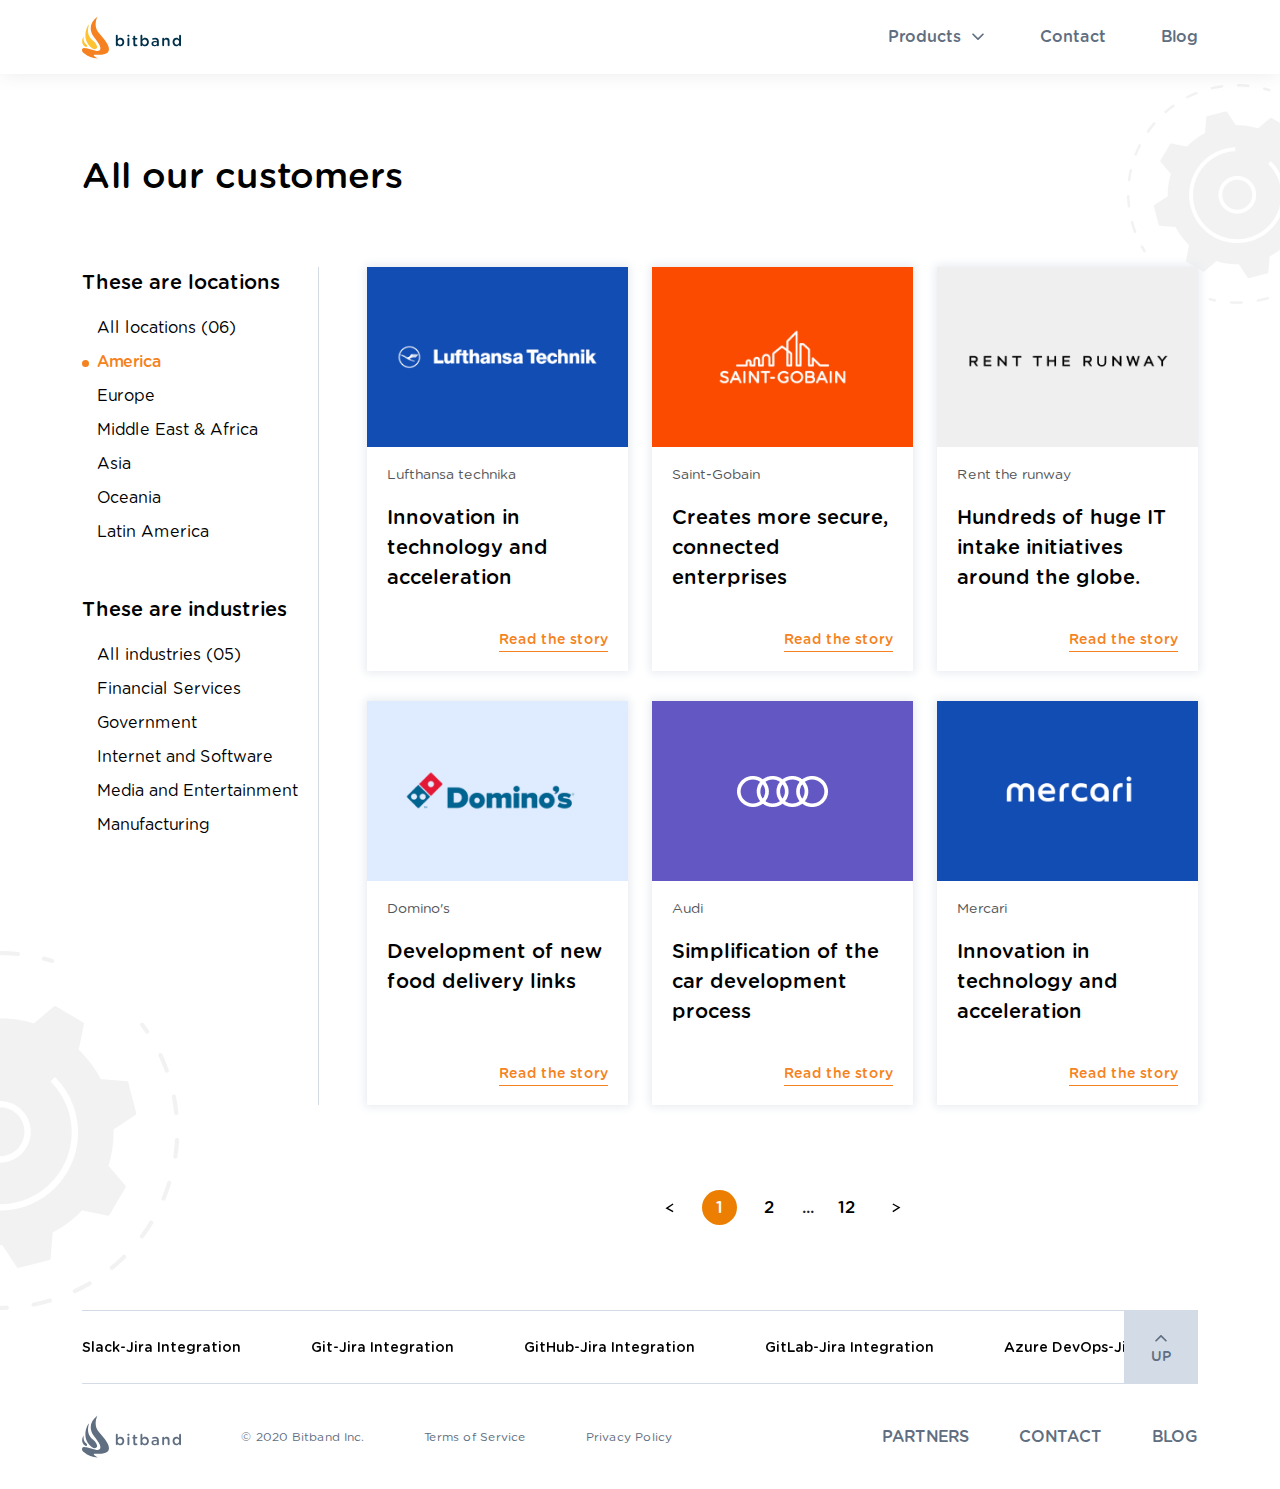
<file: customers.html>
<!DOCTYPE html>
<html lang="en">

<head>
    <meta charset="UTF-8">
    <meta http-equiv="X-UA-Compatible" content="IE=edge">
    <meta name="viewport" content="width=device-width, initial-scale=1.0">
    <title>All our customers</title>
    <link rel="apple-touch-icon-precomposed" href="favicon/favico.png" />
    <link rel="icon" href="favicon/favico.png">
    <link rel="stylesheet" href="css/lib/bootstrap.min.css">
    <link rel="stylesheet" href="css/lib/slick.css">
    <link rel="stylesheet" href="css/style.css">
    <link rel="stylesheet" href="css/new.css">
    <link rel="stylesheet" href="css/customers.css">
</head>

<body>

    <div class="pagewrapper">
        <header class="header header__shadow">
            <div class="container">
                <div class="row align-items-center">
                    <div class="col-lg-4">
                        <div class="header__logo">
                            <a href="#"><img src="img/logo.svg" alt="logo"></a>
                        </div>
                    </div>
                    <div class="col-lg-8">
                        <div class="header__nav">
                            <ul>
                                <li class="sublink">
                                    <a href="#">Products</a>
                                    <ul class="sublist">
                                        <li><a href="azure-devops-jira-integration.html">Azure
                                                DevOps-Jira Integration</a></li>
                                        <li><a href="figma-jira-integration.html">Figma-Jira
                                                Integration</a></li>
                                        <li><a href="git-jira-integration.html">Git-Jira Integration</a>
                                        </li>
                                        <li><a href="github-jira-integration.html">GitHub-Jira
                                                Integration</a></li>
                                        <li><a href="gitlab-jira-integration.html">GitLab-Jira
                                                Integration</a></li>
                                        <li><a href="jenkins-jira-integration.html">Jenkins-Jira
                                                Integration</a></li>
                                        <li><a href="microsoft-teams-jira-integration.html">Microsoft
                                                Teams-Jira Integration</a></li>
                                        <li><a href="miro-jira-integration.html">Miro-Jira
                                                Integration</a></li>
                                        <li><a href="slack-jira-integration.html">Slack-Jira
                                                Integration</a></li>
                                    </ul>
                                </li>
                                <li><a href="#">Contact</a></li>
                                <li><a href="#">Blog</a></li>
                            </ul>
                            <a href="#" class="closemenu"><img src="img/close.svg" alt="close"></a>
                            <img class="animationimg" src="img/figanim.svg" alt="img">
                        </div>
                    </div>
                    <button class="burger">
                        <span></span>
                        <span></span>
                        <span></span>
                    </button>
                </div>
            </div>
        </header>

       <main class="main">
            <section class="customers">
                <div class="container">
                    <h1>All our customers</h1>
                    <div class="row">
                        <div class="col-xl-3 col-lg-4 col-md-5">
                            <aside class="customers__sidebar">
                                <div class="customers__sidebar-listbox">
                                    <p class="title">These are locations</p>
                                    <ul class="customers__sidebar-list">
                                        <li><a href="#">All locations (06)</a></li>
                                        <li class="active"><a href="#">America</a></li>
                                        <li><a href="#">Europe</a></li>
                                        <li><a href="#">Middle East & Africa</a></li>
                                        <li><a href="#">Asia</a></li>
                                        <li><a href="#">Oceania</a></li>
                                        <li><a href="#">Latin America</a></li>
                                    </ul>
                                </div>
                                <div class="customers__sidebar-listbox">
                                    <p class="title">These are industries</p>
                                    <ul class="customers__sidebar-list">
                                        <li><a href="#">All industries (05)</a></li>
                                        <li><a href="#">Financial Services</a></li>
                                        <li><a href="#">Government</a></li>
                                        <li><a href="#">Internet and Software</a></li>
                                        <li><a href="#">Media and Entertainment</a></li>
                                        <li><a href="#">Manufacturing</a></li>
                                    </ul>
                                </div>
                            </aside>
                        </div>
                        <div class="col-xl-9 col-lg-8 col-md-7">
                            <div class="customerscontent">
                                <div class="customersboxes">
                                    <div class="row">
                                        <div class="col-xl-4 col-lg-6">
                                            <a href="#">
                                                <div class="customerbox">
                                                    <div class="customerbox__pic blue">
                                                        <img src="img/customers/customer1.png" alt="img">
                                                    </div>
                                                    <div class="customerbox__descr">
                                                        <div class="customerbox__titles">
                                                            <p class="subtitle">Lufthansa technika</p>
                                                            <h5 class="title">Innovation in technology and acceleration</h5>
                                                        </div>
                                                        <div class="customerbox__link text-end">
                                                            <span>Read the story</span>
                                                        </div>
                                                    </div>
                                                </div>
                                            </a>
                                        </div>
                                        <div class="col-xl-4 col-lg-6">
                                            <a href="#">
                                                <div class="customerbox">
                                                    <div class="customerbox__pic orange">
                                                        <img src="img/customers/customer2.png" alt="img">
                                                    </div>
                                                    <div class="customerbox__descr">
                                                        <div class="customerbox__titles">
                                                            <p class="subtitle">Saint-Gobain</p>
                                                            <h5 class="title">Creates more secure, connected enterprises </h5>
                                                        </div>
                                                        <div class="customerbox__link text-end">
                                                            <span>Read the story</span>
                                                        </div>
                                                    </div>
                                                </div>
                                            </a>
                                        </div>
                                        <div class="col-xl-4 col-lg-6">
                                            <a href="#">
                                                <div class="customerbox">
                                                    <div class="customerbox__pic grey">
                                                        <img src="img/customers/customer3.png" alt="img">
                                                    </div>
                                                    <div class="customerbox__descr">
                                                        <div class="customerbox__titles">
                                                            <p class="subtitle">Rent the runway</p>
                                                            <h5 class="title">Hundreds of huge IT intake initiatives around the globe.</h5>
                                                        </div>
                                                        <div class="customerbox__link text-end">
                                                            <span>Read the story</span>
                                                        </div>
                                                    </div>
                                                </div>
                                            </a>
                                        </div>
                                        <div class="col-xl-4 col-lg-6">
                                            <a href="#">
                                                <div class="customerbox">
                                                    <div class="customerbox__pic lightblue">
                                                        <img src="img/customers/customer4.png" alt="img">
                                                    </div>
                                                    <div class="customerbox__descr">
                                                        <div class="customerbox__titles">
                                                            <p class="subtitle">Domino's</p>
                                                            <h5 class="title">Development of new food delivery links</h5>
                                                        </div>
                                                        <div class="customerbox__link text-end">
                                                            <span>Read the story</span>
                                                        </div>
                                                    </div>
                                                </div>
                                            </a>
                                        </div>
                                        <div class="col-xl-4 col-lg-6">
                                            <a href="#">
                                                <div class="customerbox">
                                                    <div class="customerbox__pic violet">
                                                        <img src="img/customers/customer5.png" alt="img">
                                                    </div>
                                                    <div class="customerbox__descr">
                                                        <div class="customerbox__titles">
                                                            <p class="subtitle">Audi</p>
                                                            <h5 class="title">Simplification of the car development process</h5>
                                                        </div>
                                                        <div class="customerbox__link text-end">
                                                            <span>Read the story</span>
                                                        </div>
                                                    </div>
                                                </div>
                                            </a>
                                        </div>
                                        <div class="col-xl-4 col-lg-6">
                                            <a href="#">
                                                <div class="customerbox">
                                                    <div class="customerbox__pic blue">
                                                        <img src="img/customers/customer6.png" alt="img">
                                                    </div>
                                                    <div class="customerbox__descr">
                                                        <div class="customerbox__titles">
                                                            <p class="subtitle">Mercari</p>
                                                            <h5 class="title">Innovation in technology and acceleration</h5>
                                                        </div>
                                                        <div class="customerbox__link text-end">
                                                            <span>Read the story</span>
                                                        </div>
                                                    </div>
                                                </div>
                                            </a>
                                        </div>
                                    </div>
                                </div>
                                <div class="paginationsect">
                                    <ul class="paglist">
                                        <li class="pagprev"><a href="#"><img src="img/customers/pagprev.svg" alt="prev"></a></li>
                                        <li class="active"><a href="#">1</a></li>
                                        <li><a href="#">2</a></li>
                                        <li>...</li>
                                        <li><a href="#">12</a></li>
                                        <li class="pagnext"><a href="#"><img src="img/customers/pagnext.svg" alt="next"></a></li>
                                    </ul>
                                </div>
                            </div>
                        </div>
                    </div>
                </div>
                <img class="customers__topbgel" src="img/customers/customers-bgpic1.png" alt="bg">
                <img class="customers__bottbgel" src="img/customers/customers-bgpic2.png" alt="bg">
            </section>
       </main>

        <footer class="footer">
            <div class="container">
                <div class="footer__topsect">
                    <div class="footlistsl">
                        <div class="footertext-slider">
                            <div><a href="#">Slack-Jira Integration</a></div>
                            <div><a href="#">Git-Jira Integration</a></div>
                            <div><a href="#">GitHub-Jira Integration</a></div>
                            <div><a href="#">GitLab-Jira Integration</a></div>
                            <div><a href="#">Azure DevOps-Jira Integration</a></div>
                            <div><a href="#">Jenkins-Jira Integration</a></div>
                            <div><a href="#">Figma-Jira Integration</a></div>
                            <div><a href="#">Miro-Jira Integration</a></div>
                            <div><a href="#">Microsoft Teams-Jira Integration</a></div>
                        </div>
                    </div>
                    <div class="up">
                        <span>
                            <img src="img/totop.svg" alt="img">
                            up
                        </span>
                    </div>
                </div>
                <div class="footer__bottsect">
                    <div class="row align-items-center">
                        <div class="col-lg-8">
                            <div class="footer__bottsect-left">
                                <a href="#" class="footer__logo"><img src="img/logo-footer.svg" alt="logo"></a>
                                <ul>
                                    <li>© 2020 Bitband Inc.</li>
                                    <li><a href="#">Terms of Service</a></li>
                                    <li><a href="#">Privacy Policy</a></li>
                                </ul>
                            </div>
                        </div>
                        <div class="col-lg-4">
                            <div class="footer__bottsect-right">
                                <a href="#" class="footer__logo mobile"><img src="img/logo-footer.svg" alt="logo"></a>
                                <ul>
                                    <li><a href="#">PARTNERS</a></li>
                                    <li><a href="#">Contact</a></li>
                                    <li><a href="#">Blog</a></li>
                                </ul>
                            </div>
                        </div>
                    </div>
                </div>
            </div>
        </footer>
    </div>

    <script src="js/lib/jquery.js"></script>
    <script src="js/lib/slick.min.js"></script>
    <script src="js/common.js"></script>
</body>

</html>
</file>
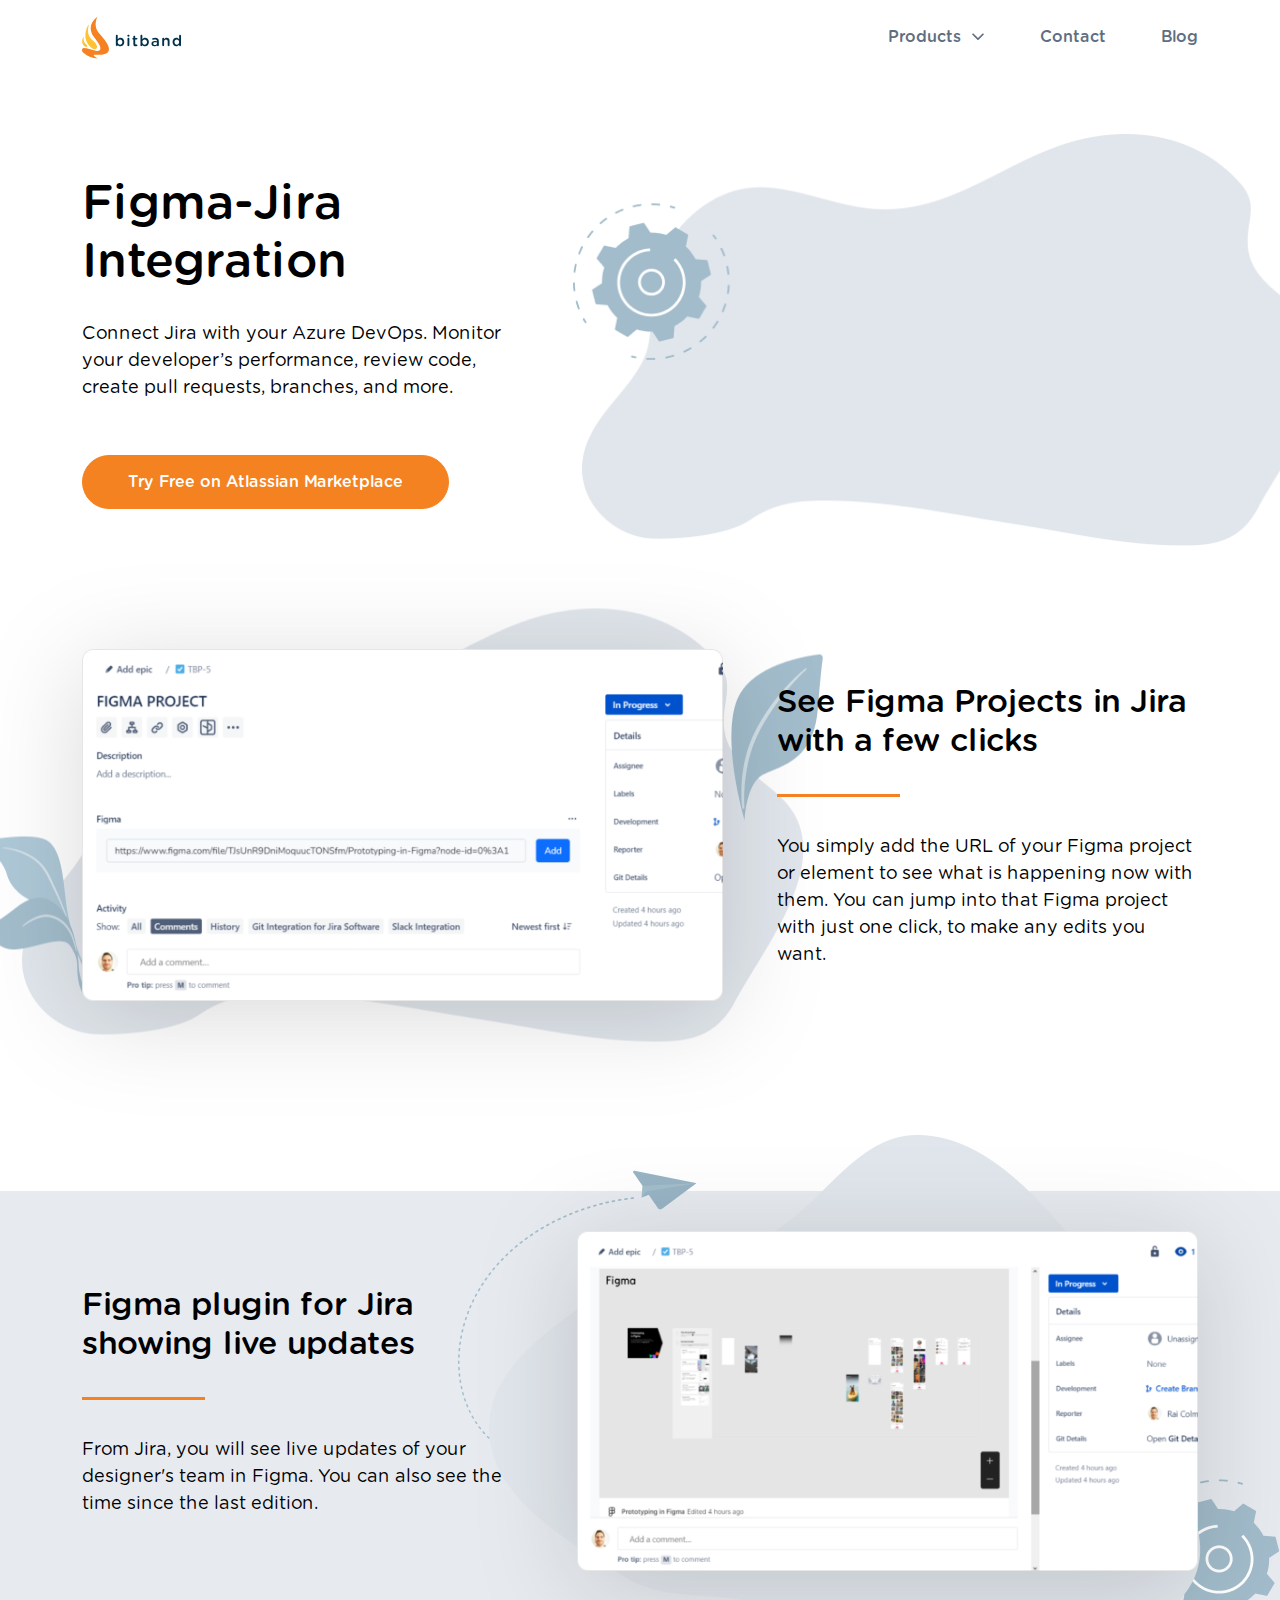
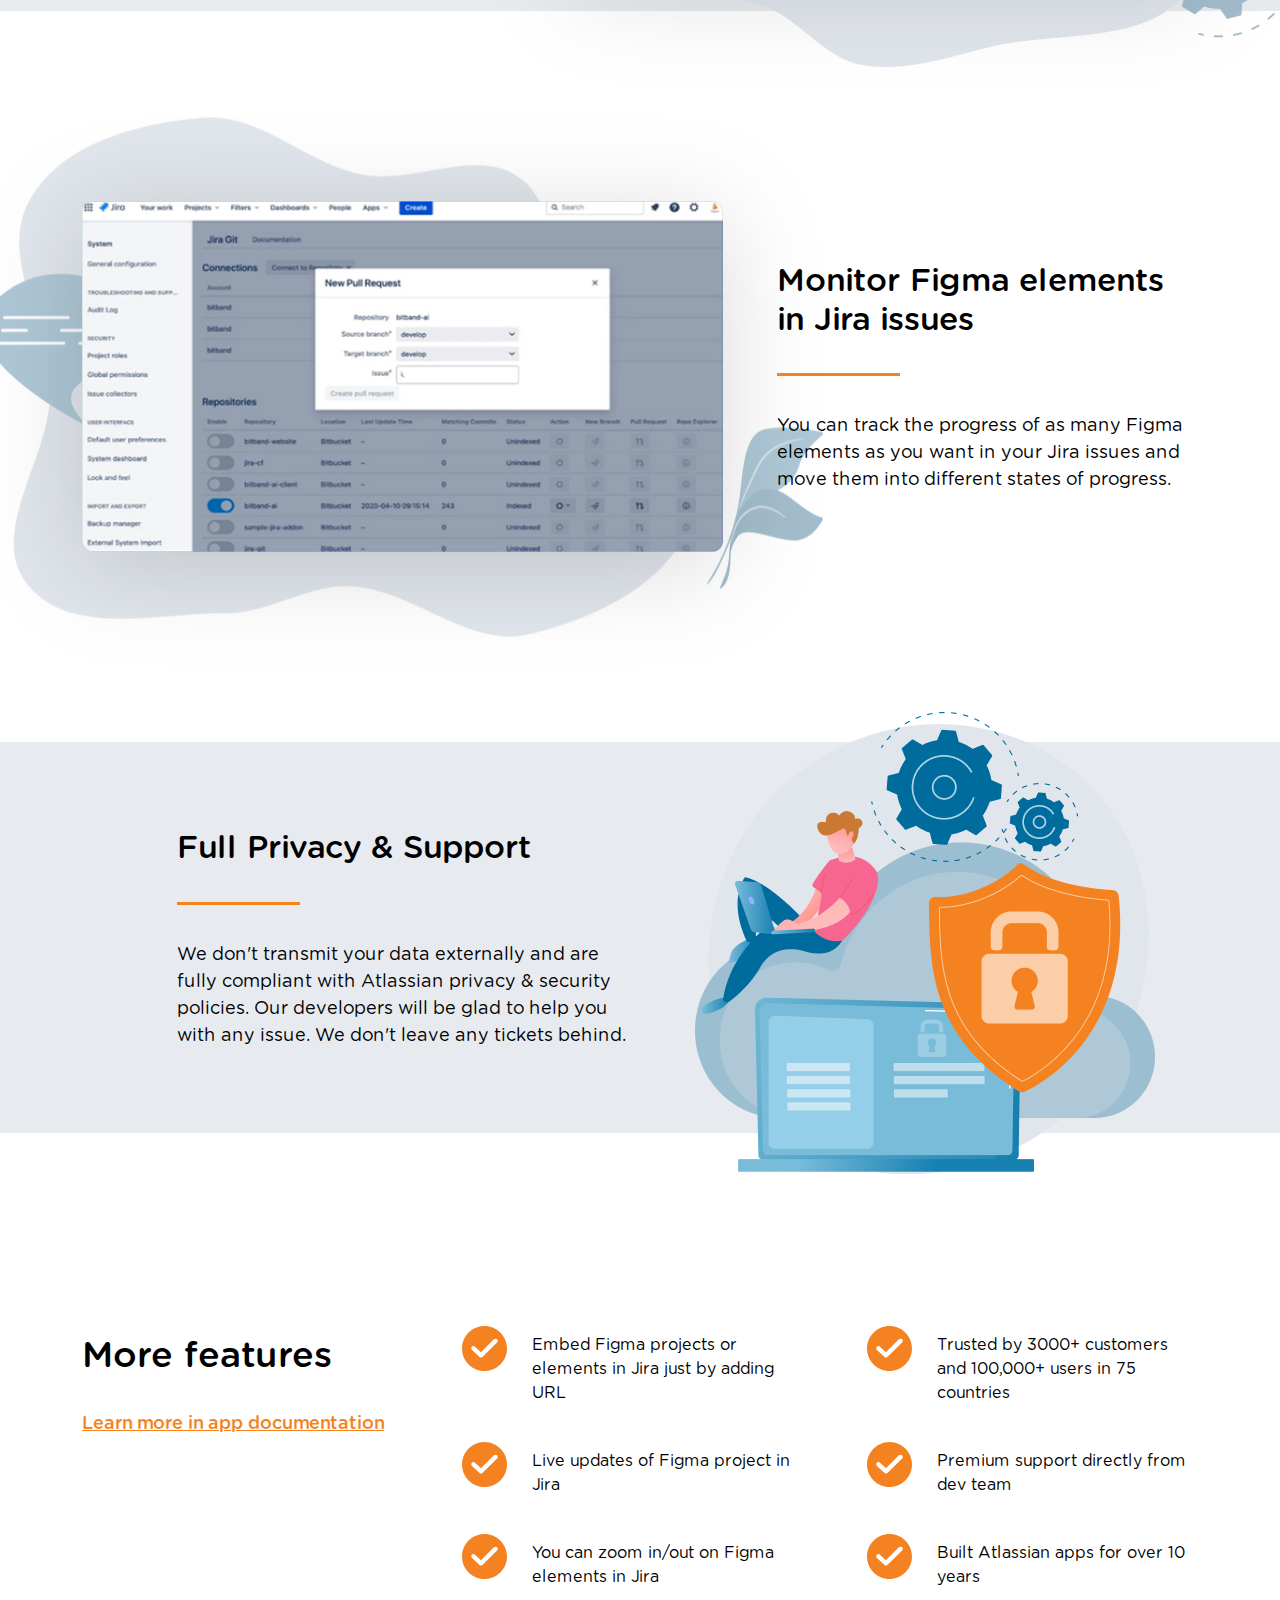
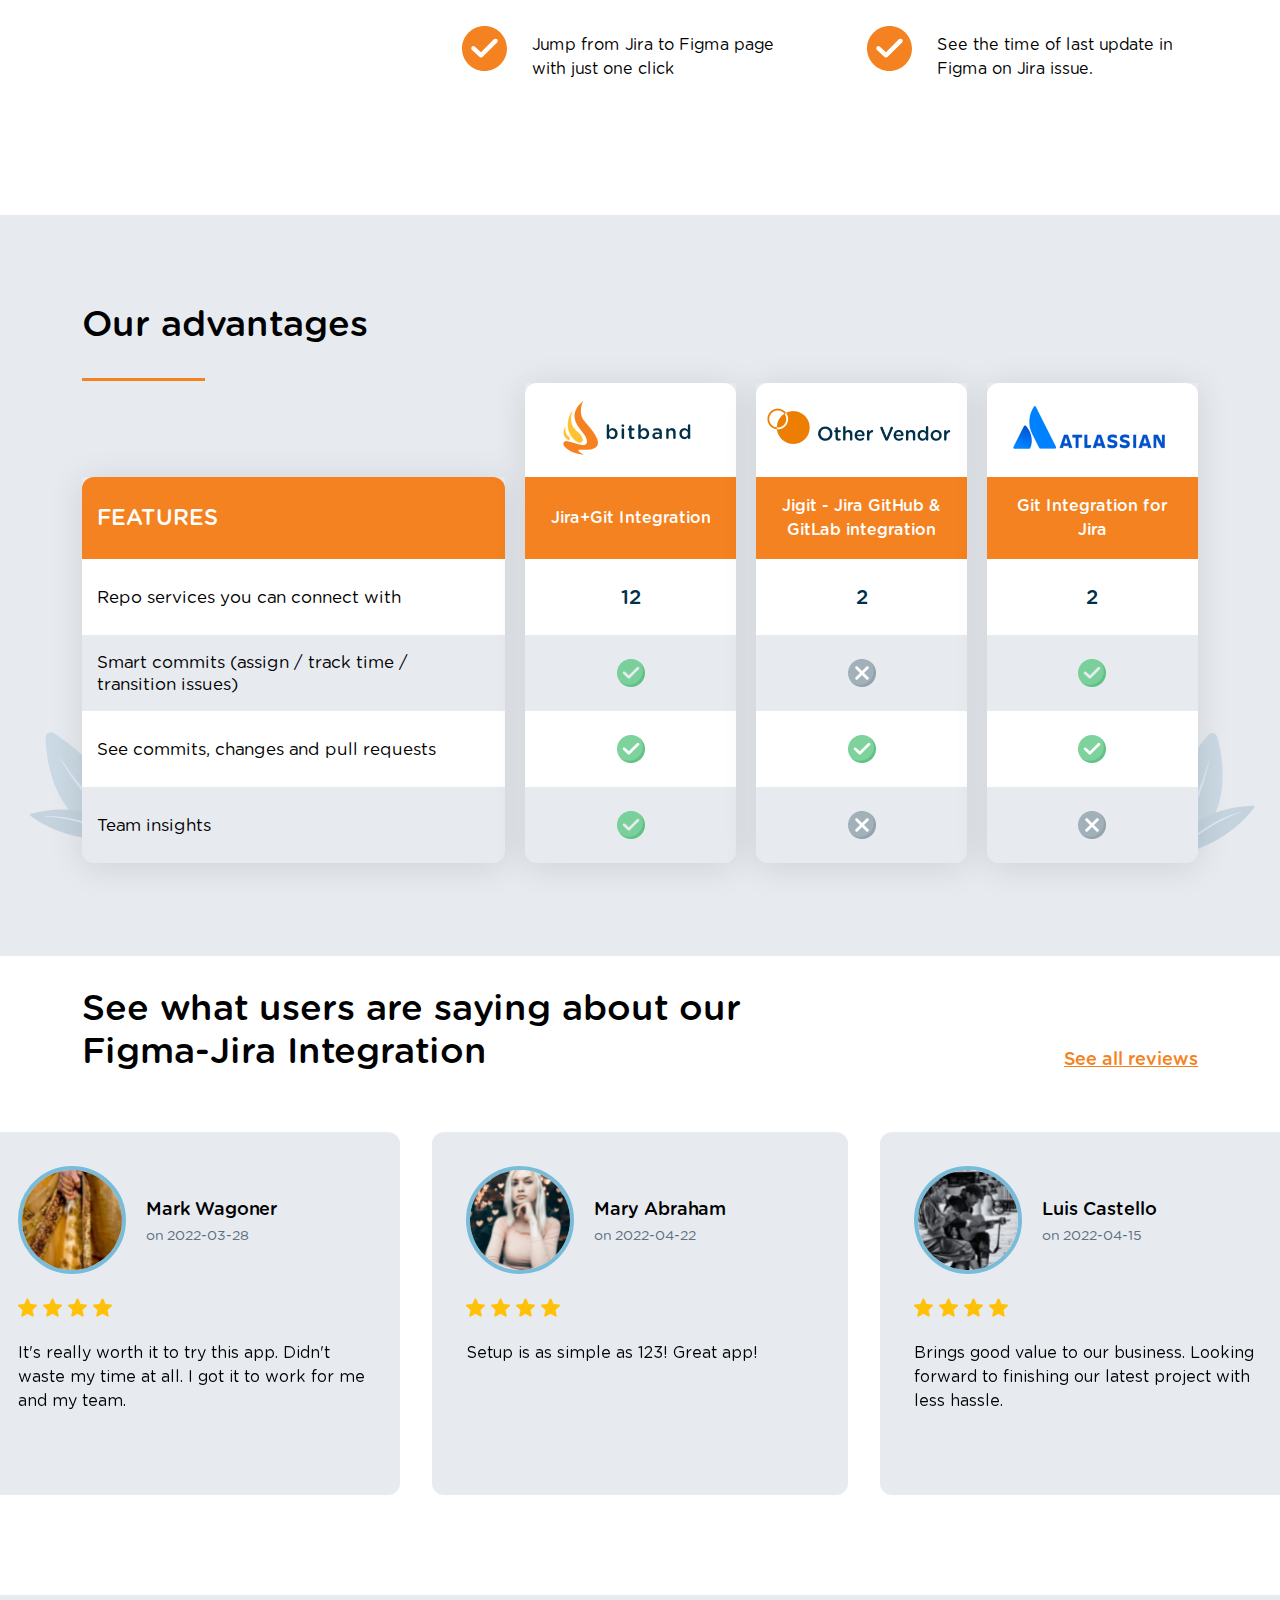
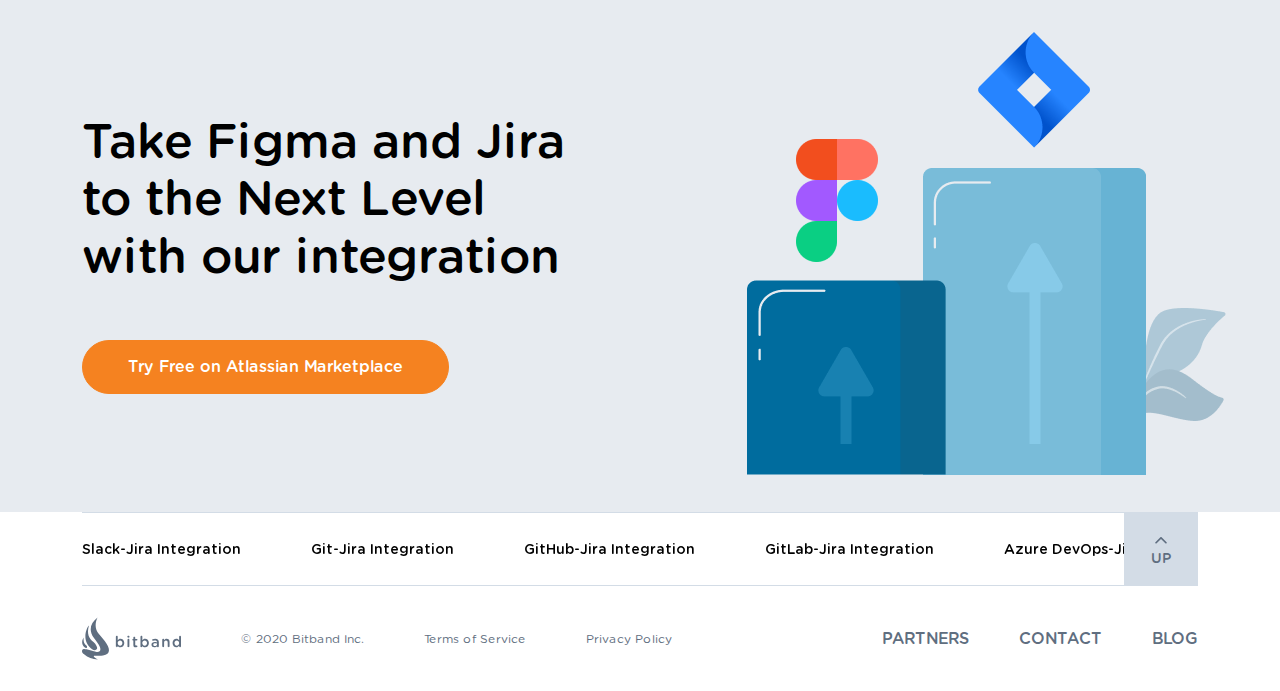
<file: figma-jira-integration.html>
<!DOCTYPE html>
<html lang="en">

<head>
    <meta charset="UTF-8">
    <meta http-equiv="X-UA-Compatible" content="IE=edge">
    <meta name="viewport" content="width=device-width, initial-scale=1.0">
    <title>Figma-Jira Integration</title>
    <link rel="apple-touch-icon-precomposed" href="favicon/favico.png" />
    <link rel="icon" href="favicon/favico.png">
    <link rel="stylesheet" href="css/lib/bootstrap.min.css">
    <link rel="stylesheet" href="css/lib/slick.css">
    <link rel="stylesheet" href="css/style.css">
    <link rel="stylesheet" href="css/new.css">
</head>

<body>

    <div class="pagewrapper">
        <header class="header">
            <div class="container">
                <div class="row align-items-center">
                    <div class="col-lg-4">
                        <div class="header__logo">
                            <a href="#"><img src="img/logo.svg" alt="logo"></a>
                        </div>
                    </div>
                    <div class="col-lg-8">
                        <div class="header__nav">
                            <ul>
                                <li class="sublink">
                                    <a href="#">Products</a>
                                    <ul class="sublist">
                                        <li><a href="azure-devops-jira-integration.html">Azure
                                                DevOps-Jira Integration</a></li>
                                        <li><a href="figma-jira-integration.html">Figma-Jira
                                                Integration</a></li>
                                        <li><a href="git-jira-integration.html">Git-Jira Integration</a>
                                        </li>
                                        <li><a href="github-jira-integration.html">GitHub-Jira
                                                Integration</a></li>
                                        <li><a href="gitlab-jira-integration.html">GitLab-Jira
                                                Integration</a></li>
                                        <li><a href="jenkins-jira-integration.html">Jenkins-Jira
                                                Integration</a></li>
                                        <li><a href="microsoft-teams-jira-integration.html">Microsoft
                                                Teams-Jira Integration</a></li>
                                        <li><a href="miro-jira-integration.html">Miro-Jira
                                                Integration</a></li>
                                        <li><a href="slack-jira-integration.html">Slack-Jira
                                                Integration</a></li>
                                    </ul>
                                </li>
                                <li><a href="#">Contact</a></li>
                                <li><a href="#">Blog</a></li>
                            </ul>
                            <a href="#" class="closemenu"><img src="img/close.svg" alt="close"></a>
                            <img class="animationimg" src="img/figanim.svg" alt="img">
                        </div>
                    </div>
                    <button class="burger">
                        <span></span>
                        <span></span>
                        <span></span>
                    </button>
                </div>
            </div>
        </header>

        <main class="main">
            <section class="product-welcomesect">
                <div class="container">
                    <div class="row justify-content-between">
                        <div class="col-lg-5">
                            <div class="product-welcomesect__texts">
                                <h1>
                                    Figma-Jira
                                    Integration
                                </h1>
                                <div class="descr">
                                    <p>
                                        Connect Jira with your Azure DevOps. Monitor your developer’s performance,
                                        review code, create pull requests, branches, and more.
                                    </p>
                                </div>
                                <a href="#" class="orangebtn">Try Free on Atlassian Marketplace</a>
                            </div>
                        </div>
                        <div class="col-lg-6">
                            <div class="product-welcomesect__video">
                                <img class="videobgpic" src="img/prodpic1.png" alt="img">
                                <div class="ratio ratio-16x9">
                                    <iframe src="https://www.youtube.com/embed/p_Yflh8qIbs" title="YouTube video player"
                                        frameborder="0"
                                        allow="accelerometer; autoplay; clipboard-write; encrypted-media; gyroscope; picture-in-picture"
                                        allowfullscreen></iframe>
                                </div>
                            </div>
                        </div>
                    </div>
                </div>
            </section>

            <section class="product-infosects">

                <div class="product__row-wrapper">

                    <div class="product__row">
                        <div class="container">
                            <div class="row align-items-center">
                                <div class="col-lg-7">
                                    <div class="product__rowpic">
                                        <img class="mainpic" src="img/fji-screen1.png" alt="product screen">
                                        <img class="bgpic" src="img/prodscreenbg1.png" alt="product bg">
                                    </div>
                                </div>
                                <div class="col-lg-5">
                                    <div class="product__rowdescr">
                                        <h3>
                                            See Figma Projects in Jira with a few clicks
                                        </h3>
                                        <div class="descr">
                                            <p>
                                                You simply add the URL of your Figma project or element to see what is
                                                happening now with them. You can jump into that Figma project with just
                                                one click, to make any edits you want.
                                            </p>
                                        </div>
                                    </div>
                                </div>
                            </div>
                        </div>
                    </div>
                    <div class="product__row">
                        <div class="container">
                            <div class="row align-items-center">
                                <div class="col-lg-7">
                                    <div class="product__rowpic">
                                        <img class="mainpic" src="img/fji-screen2.png" alt="product screen">
                                        <img class="bgpic" src="img/prodscreenbg2.png" alt="product bg">
                                    </div>
                                </div>
                                <div class="col-lg-5">
                                    <div class="product__rowdescr">
                                        <h3>
                                            Figma plugin for Jira<br> showing live updates
                                        </h3>
                                        <div class="descr">
                                            <p>
                                                From Jira, you will see live updates of your designer's team in Figma.
                                                You can also see the time since the last edition.
                                            </p>
                                        </div>
                                    </div>
                                </div>
                            </div>
                        </div>
                    </div>
                    <div class="product__row">
                        <div class="container">
                            <div class="row align-items-center">
                                <div class="col-lg-7">
                                    <div class="product__rowpic">
                                        <img class="mainpic" src="img/fji-screen3.png" alt="product screen">
                                        <img class="bgpic" src="img/prodscreenbg3.png" alt="product bg">
                                    </div>
                                </div>
                                <div class="col-lg-5">
                                    <div class="product__rowdescr">
                                        <h3>
                                            Monitor Figma elements<br> in Jira issues
                                        </h3>
                                        <div class="descr">
                                            <p>
                                                ​You can track the progress of as many Figma elements as you want in
                                                your Jira issues and move them into different states of progress.
                                            </p>
                                        </div>
                                    </div>
                                </div>
                            </div>
                        </div>
                    </div>
                    <div class="product__row illustrationcenter">
                        <div class="container">
                            <div class="row align-items-center">
                                <div class="col-lg-6">
                                    <div class="product__rowpic">
                                        <img class="illustration" src="img/prodscreen4.png" alt="product screen">
                                    </div>
                                </div>
                                <div class="col-lg-5 offset-lg-1">
                                    <div class="product__rowdescr">
                                        <h3>
                                            Full Privacy & Support
                                        </h3>
                                        <div class="descr">
                                            <p>
                                                We don't transmit your data externally and are fully compliant with
                                                Atlassian privacy & security policies. Our developers will be glad to
                                                help you with any issue. We don't leave any tickets behind.
                                            </p>
                                        </div>
                                    </div>
                                </div>
                            </div>
                        </div>
                    </div>

                </div>
            </section>

            <section class="product-listsection">
                <div class="container">
                    <div class="row">
                        <div class="col-xl-4">
                            <div class="prlistsect__left">
                                <h3>More features</h3>
                                <a href="#">Learn more in app documentation</a>
                            </div>
                        </div>
                        <div class="col-xl-8">
                            <div class="prlistsect__right">
                                <ul>
                                    <li>
                                        Embed Figma projects or elements in Jira just by adding URL
                                    </li>
                                    <li>
                                        Trusted by 3000+ customers and 100,000+ users in 75 countries
                                    </li>
                                    <li>Live updates of Figma project in Jira</li>
                                    <li>Premium support directly from dev team</li>
                                    <li>You can zoom in/out on Figma elements in Jira</li>
                                    <li>Built Atlassian apps for over 10 years</li>
                                    <li>Jump from Jira to Figma page with just one click
                                    </li>
                                    <li>See the time of last update in Figma on Jira issue.
                                    </li>
                                </ul>
                            </div>
                        </div>
                    </div>
                </div>
            </section>

            <section class="advantages">
                <div class="container">
                    <h3>Our advantages</h3>
                    <div class="advantages__tablewrapper">
                        <div class="advantages__table">
                            <div class="advantages__leftsect">
                                <div class="tablecolwrap">
                                    <div class="advantagestable__head">
                                        <p>Features</p>
                                    </div>
                                    <div class="advantagestable__body">
                                        <ul>
                                            <li>Repo services you can connect with</li>
                                            <li>Smart commits (assign / track time / transition issues)</li>
                                            <li>See commits, changes and pull requests</li>
                                            <li>Team insights</li>
                                        </ul>
                                    </div>
                                </div>
                            </div>

                            <div class="advantages__col">
                                <div class="tablecolwrap">
                                    <div class="advantagestable__title">
                                        <img src="img/new/tablelogo1.png" alt="bitband">
                                    </div>
                                    <div class="advantagestable__head">
                                        <p>Jira+Git Integration</p>
                                    </div>
                                    <div class="advantagestable__body">
                                        <ul>
                                            <li>12</li>
                                            <li><img src="img/new/tablcheck.png" alt="img"></li>
                                            <li><img src="img/new/tablcheck.png" alt="img"></li>
                                            <li><img src="img/new/tablcheck.png" alt="img"></li>
                                        </ul>
                                    </div>
                                </div>
                            </div>
                            <div class="advantages__col">
                                <div class="tablecolwrap">
                                    <div class="advantagestable__title">
                                        <img src="img/new/tablelogo2.png" alt="bitband">
                                    </div>
                                    <div class="advantagestable__head">
                                        <p>Jigit - Jira GitHub & GitLab integration</p>
                                    </div>
                                    <div class="advantagestable__body">
                                        <ul>
                                            <li>2</li>
                                            <li><img src="img/new/tablcancel.png" alt="img"></li>
                                            <li><img src="img/new/tablcheck.png" alt="img"></li>
                                            <li><img src="img/new/tablcancel.png" alt="img"></li>
                                        </ul>
                                    </div>
                                </div>
                            </div>
                            <div class="advantages__col">
                                <div class="tablecolwrap">
                                    <div class="advantagestable__title">
                                        <img src="img/new/tablelogo3.png" alt="bitband">
                                    </div>
                                    <div class="advantagestable__head">
                                        <p>Git Integration for Jira</p>
                                    </div>
                                    <div class="advantagestable__body">
                                        <ul>
                                            <li>2</li>
                                            <li><img src="img/new/tablcheck.png" alt="img"></li>
                                            <li><img src="img/new/tablcheck.png" alt="img"></li>
                                            <li><img src="img/new/tablcancel.png" alt="img"></li>
                                        </ul>
                                    </div>
                                </div>
                            </div>

                            <img class="tbel2" src="img/new/tableel2.png" alt="img">
                            <img class="tbel1" src="img/new/tableel1.png" alt="img">
                        </div>
                    </div>
                </div>
            </section>



            <section class="product-reviews">
                <div class="product-reviews__header">
                    <div class="container">
                        <div class="row align-items-end">
                            <div class="col-lg-8">
                                <h3>
                                    See what users are saying about our Figma-Jira Integration
                                </h3>
                            </div>
                            <div class="col-lg-4">
                                <div class="text-lg-end"><a href="#" class="orangelink">See all reviews</a></div>
                            </div>
                        </div>
                    </div>
                </div>
                <div class="reviewslider-wrapper">
                    <div class="reviewslider">
                        <div>
                            <a href="#">
                                <div class="reviewbox">
                                    <div class="reviewbox__header">
                                        <div class="avatar">
                                            <img src="img/figjiraava1.jpg" alt="photo">
                                        </div>
                                        <div class="nameinfo">
                                            <p class="name">Mary Abraham</p>
                                            <p class="date">on 2022-04-22</p>
                                        </div>
                                    </div>
                                    <div class="reviewbox__body">
                                        <div class="rating">
                                            <img src="img/star.svg" alt="star">
                                            <img src="img/star.svg" alt="star">
                                            <img src="img/star.svg" alt="star">
                                            <img src="img/star.svg" alt="star">
                                        </div>
                                        <div class="description">
                                            <p>
                                                Setup is as simple as 123! Great app!
                                            </p>
                                        </div>
                                    </div>
                                </div>
                            </a>
                        </div>
                        <div>
                            <a href="#">
                                <div class="reviewbox">
                                    <div class="reviewbox__header">
                                        <div class="avatar">
                                            <img src="img/figjiraava2.jpg" alt="photo">
                                        </div>
                                        <div class="nameinfo">
                                            <p class="name">Luis Castello</p>
                                            <p class="date">on 2022-04-15</p>
                                        </div>
                                    </div>
                                    <div class="reviewbox__body">
                                        <div class="rating">
                                            <img src="img/star.svg" alt="star">
                                            <img src="img/star.svg" alt="star">
                                            <img src="img/star.svg" alt="star">
                                            <img src="img/star.svg" alt="star">
                                        </div>
                                        <div class="description">
                                            <p>
                                                Brings good value to our business. Looking forward to finishing our
                                                latest project with less hassle.
                                            </p>
                                        </div>
                                    </div>
                                </div>
                            </a>
                        </div>
                        <div>
                            <a href="#">
                                <div class="reviewbox">
                                    <div class="reviewbox__header">
                                        <div class="avatar">
                                            <img src="img/figjiraava3.jpg" alt="photo">
                                        </div>
                                        <div class="nameinfo">
                                            <p class="name">Elizabeth Smith</p>
                                            <p class="date">on 2022-04-07</p>
                                        </div>
                                    </div>
                                    <div class="reviewbox__body">
                                        <div class="rating">
                                            <img src="img/star.svg" alt="star">
                                            <img src="img/star.svg" alt="star">
                                            <img src="img/star.svg" alt="star">
                                            <img src="img/star.svg" alt="star">
                                        </div>
                                        <div class="description">
                                            <p>
                                                We manage our projects more smoothly and way more effective with this
                                                app.
                                            </p>
                                        </div>
                                    </div>
                                </div>
                            </a>
                        </div>
                        <div>
                            <a href="#">
                                <div class="reviewbox">
                                    <div class="reviewbox__header">
                                        <div class="avatar">
                                            <img src="img/figjiraava4.jpg" alt="photo">
                                        </div>
                                        <div class="nameinfo">
                                            <p class="name">Bruce K Kim</p>
                                            <p class="date">on 2022-01-26</p>
                                        </div>
                                    </div>
                                    <div class="reviewbox__body">
                                        <div class="rating">
                                            <img src="img/star.svg" alt="star">
                                            <img src="img/star.svg" alt="star">
                                            <img src="img/star.svg" alt="star">
                                            <img src="img/star.svg" alt="star">
                                        </div>
                                        <div class="description">
                                            <p>
                                                We were giving this app a try and so far, so good. It makes it easier
                                                for us to manage and track our Figma elements in our Jira issues. We're
                                                happy with it.
                                            </p>
                                        </div>
                                    </div>
                                </div>
                            </a>
                        </div>
                        <div>
                            <a href="#">
                                <div class="reviewbox">
                                    <div class="reviewbox__header">
                                        <div class="avatar">
                                            <img src="img/figjiraava5.jpg" alt="photo">
                                        </div>
                                        <div class="nameinfo">
                                            <p class="name">Fred D Roose</p>
                                            <p class="date">on 2022-02-09</p>
                                        </div>
                                    </div>
                                    <div class="reviewbox__body">
                                        <div class="rating">
                                            <img src="img/star.svg" alt="star">
                                            <img src="img/star.svg" alt="star">
                                            <img src="img/star.svg" alt="star">
                                            <img src="img/star.svg" alt="star">
                                        </div>
                                        <div class="description">
                                            <p>
                                                This is great! We've got many figma elements and we are able to track
                                                and move them in our Jira issues.
                                            </p>
                                        </div>
                                    </div>
                                </div>
                            </a>
                        </div>
                        <div>
                            <a href="#">
                                <div class="reviewbox">
                                    <div class="reviewbox__header">
                                        <div class="avatar">
                                            <img src="img/figjiraava6.jpg" alt="photo">
                                        </div>
                                        <div class="nameinfo">
                                            <p class="name">Lori Tan</p>
                                            <p class="date">on 2022-03-04</p>
                                        </div>
                                    </div>
                                    <div class="reviewbox__body">
                                        <div class="rating">
                                            <img src="img/star.svg" alt="star">
                                            <img src="img/star.svg" alt="star">
                                            <img src="img/star.svg" alt="star">
                                            <img src="img/star.svg" alt="star">
                                        </div>
                                        <div class="description">
                                            <p>
                                                Really nice! It's working as expected.
                                            </p>
                                        </div>
                                    </div>
                                </div>
                            </a>
                        </div>
                        <div>
                            <a href="#">
                                <div class="reviewbox">
                                    <div class="reviewbox__header">
                                        <div class="avatar">
                                            <img src="img/figjiraava7.jpg" alt="photo">
                                        </div>
                                        <div class="nameinfo">
                                            <p class="name">Mark Wagoner</p>
                                            <p class="date">on 2022-03-28</p>
                                        </div>
                                    </div>
                                    <div class="reviewbox__body">
                                        <div class="rating">
                                            <img src="img/star.svg" alt="star">
                                            <img src="img/star.svg" alt="star">
                                            <img src="img/star.svg" alt="star">
                                            <img src="img/star.svg" alt="star">
                                        </div>
                                        <div class="description">
                                            <p>
                                                It's really worth it to try this app. Didn't waste my time at all. I got
                                                it to work for me and my team.
                                            </p>
                                        </div>
                                    </div>
                                </div>
                            </a>
                        </div>
                    </div>
                </div>
            </section>

            <section class="tryfree">
                <div class="container">
                    <div class="row align-items-center">
                        <div class="col-lg-7">
                            <div class="tryfree__texts">
                                <h3>
                                    Take Figma and Jira<br>to the Next Level<br>with our integration
                                </h3>
                                <a href="#" class="orangebtn">Try Free on Atlassian Marketplace</a>
                            </div>
                        </div>
                        <div class="col-lg-5">
                            <div class="imgwrap">
                                <img src="img/tryfree2.png" alt="img">
                            </div>
                        </div>
                    </div>
                </div>
            </section>


        </main>

        <footer class="footer">
            <div class="container">
                <div class="footer__topsect">
                    <div class="footlistsl">
                        <div class="footertext-slider">
                            <div><a href="#">Slack-Jira Integration</a></div>
                            <div><a href="#">Git-Jira Integration</a></div>
                            <div><a href="#">GitHub-Jira Integration</a></div>
                            <div><a href="#">GitLab-Jira Integration</a></div>
                            <div><a href="#">Azure DevOps-Jira Integration</a></div>
                            <div><a href="#">Jenkins-Jira Integration</a></div>
                            <div><a href="#">Figma-Jira Integration</a></div>
                            <div><a href="#">Miro-Jira Integration</a></div>
                            <div><a href="#">Microsoft Teams-Jira Integration</a></div>
                        </div>
                    </div>
                    <div class="up">
                        <span>
                            <img src="img/totop.svg" alt="img">
                            up
                        </span>
                    </div>
                </div>
                <div class="footer__bottsect">
                    <div class="row align-items-center">
                        <div class="col-lg-8">
                            <div class="footer__bottsect-left">
                                <a href="#" class="footer__logo"><img src="img/logo-footer.svg" alt="logo"></a>
                                <ul>
                                    <li>© 2020 Bitband Inc.</li>
                                    <li><a href="#">Terms of Service</a></li>
                                    <li><a href="#">Privacy Policy</a></li>
                                </ul>
                            </div>
                        </div>
                        <div class="col-lg-4">
                            <div class="footer__bottsect-right">
                                <a href="#" class="footer__logo mobile"><img src="img/logo-footer.svg" alt="logo"></a>
                                <ul>
                                    <li><a href="#">PARTNERS</a></li>
                                    <li><a href="#">Contact</a></li>
                                    <li><a href="#">Blog</a></li>
                                </ul>
                            </div>
                        </div>
                    </div>
                </div>
            </div>
        </footer>
    </div>


    <script src="js/lib/jquery.js"></script>
    <script src="js/lib/slick.min.js"></script>
    <script src="js/common.js"></script>
</body>

</html>
</file>
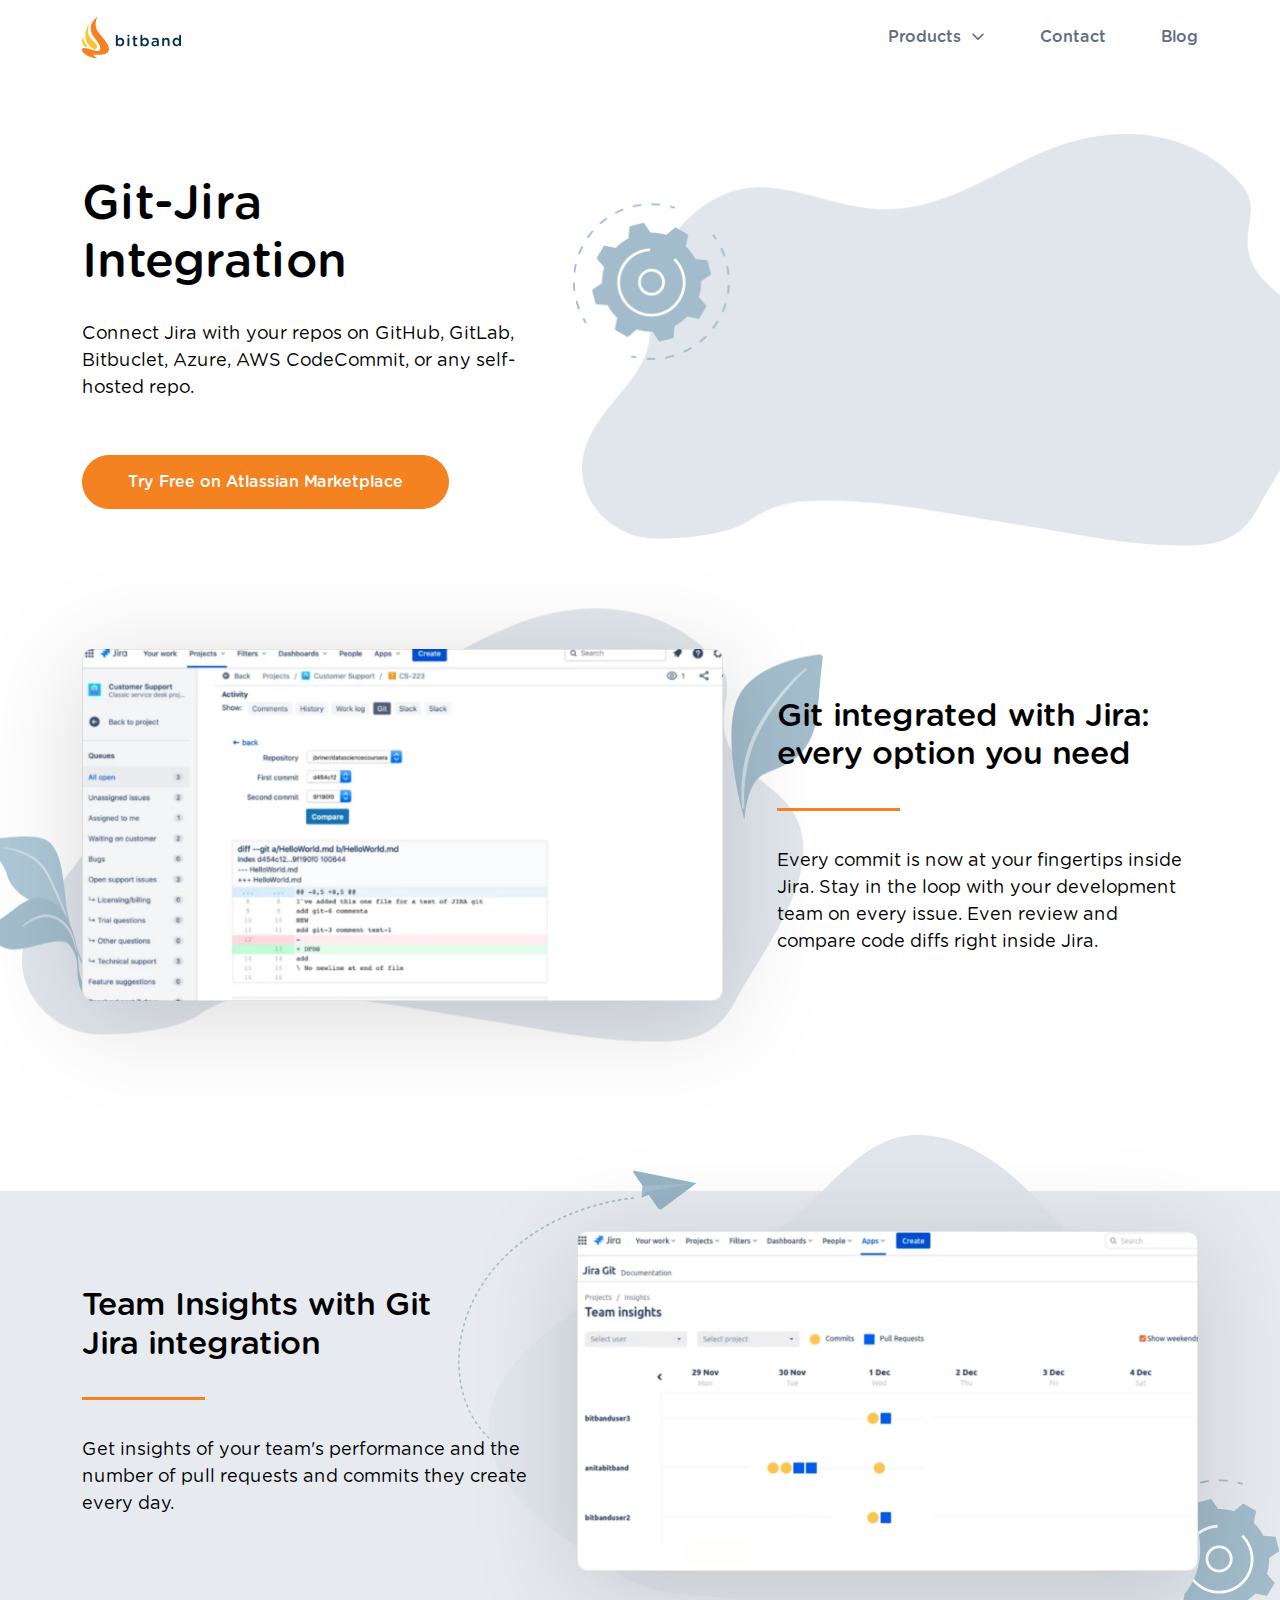
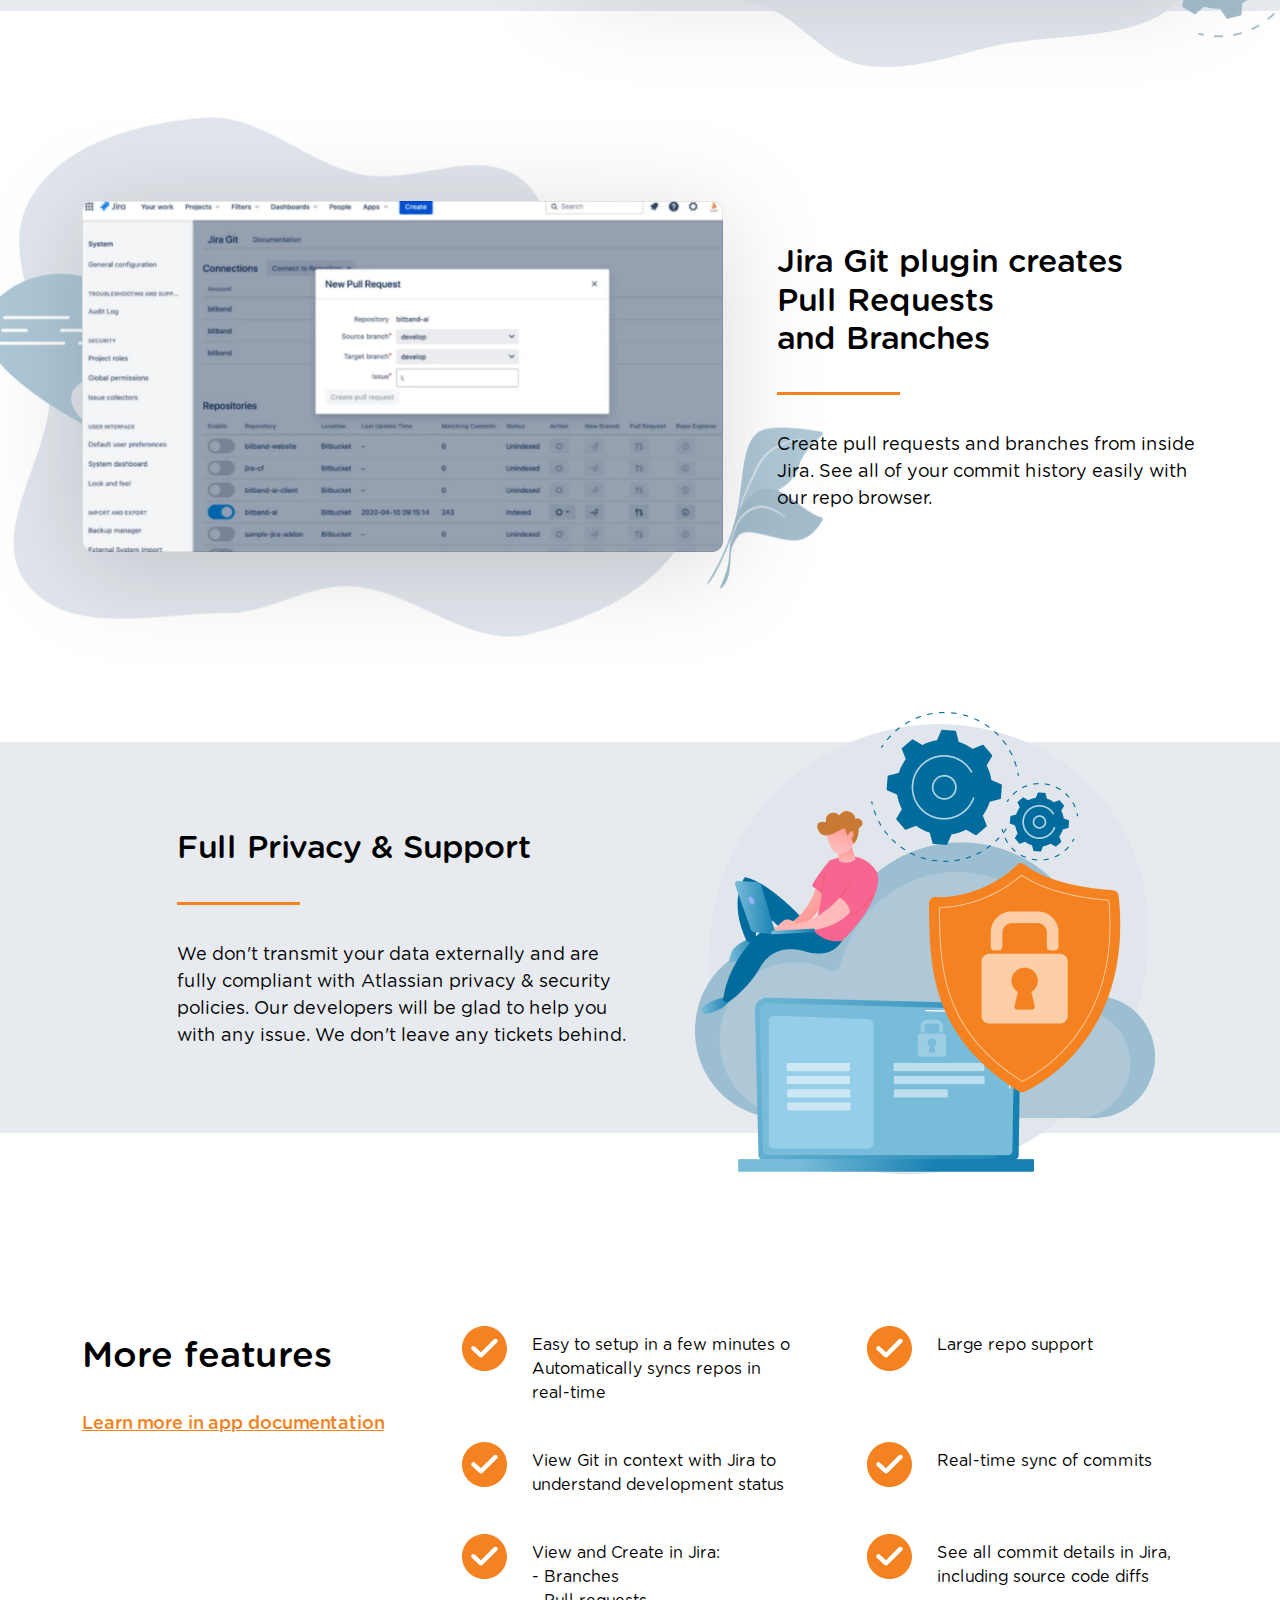
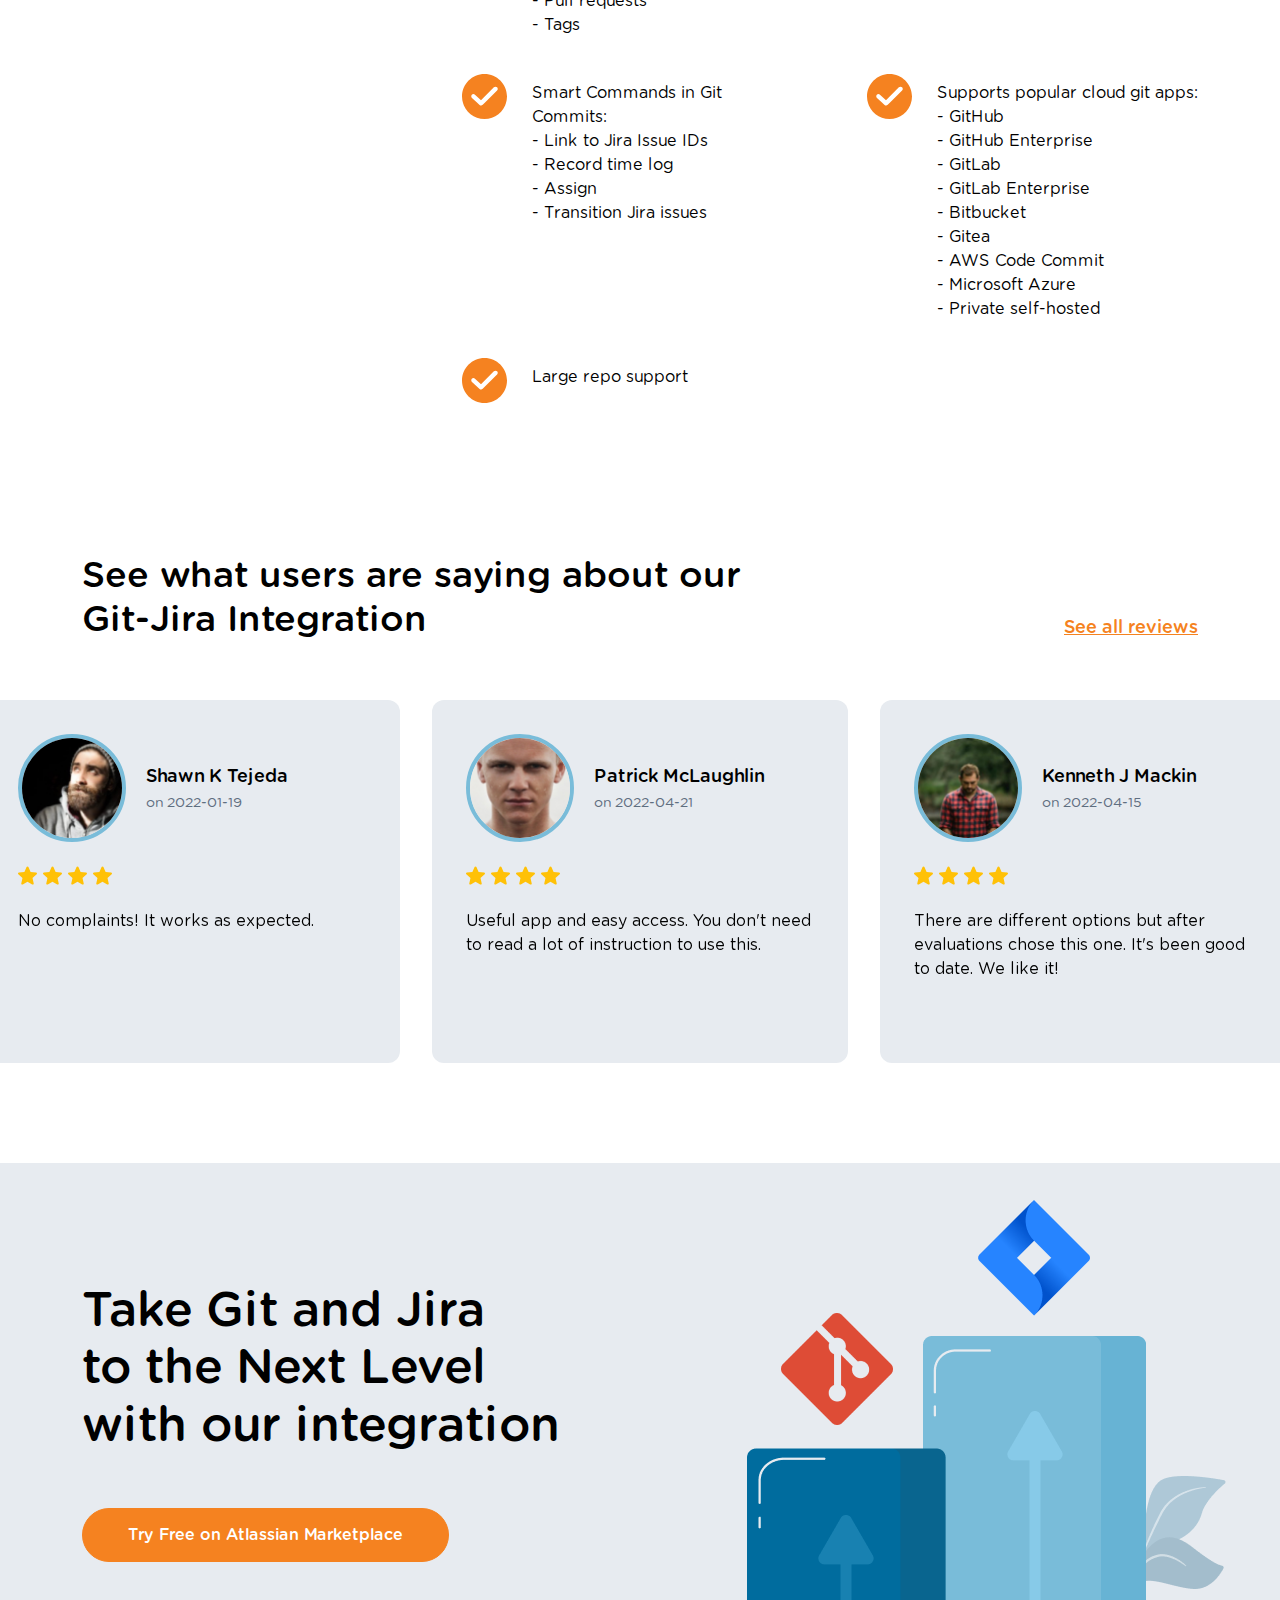
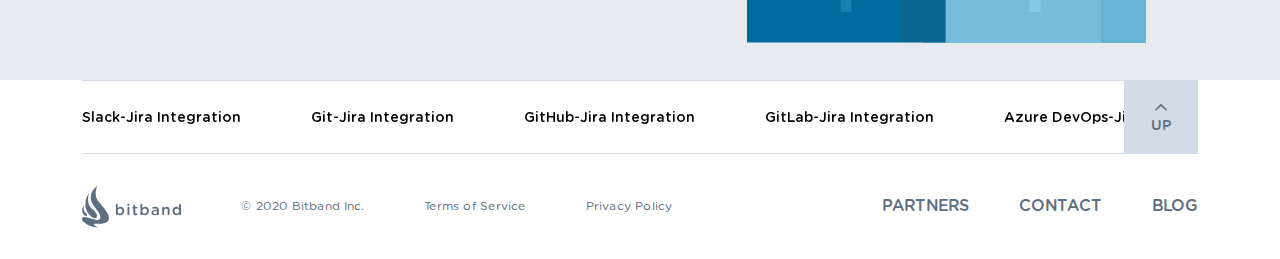
<file: git-jira-integration.html>
<!DOCTYPE html>
<html lang="en">

<head>
    <meta charset="UTF-8">
    <meta http-equiv="X-UA-Compatible" content="IE=edge">
    <meta name="viewport" content="width=device-width, initial-scale=1.0">
    <title>Git-Jira Integration</title>
    <link rel="apple-touch-icon-precomposed" href="favicon/favico.png" />
    <link rel="icon" href="favicon/favico.png">
    <link rel="stylesheet" href="css/lib/bootstrap.min.css">
    <link rel="stylesheet" href="css/lib/slick.css">
    <link rel="stylesheet" href="css/style.css">
</head>

<body>

    <div class="pagewrapper">
        <header class="header">
            <div class="container">
                <div class="row align-items-center">
                    <div class="col-lg-4">
                        <div class="header__logo">
                            <a href="#"><img src="img/logo.svg" alt="logo"></a>
                        </div>
                    </div>
                    <div class="col-lg-8">
                        <div class="header__nav">
                            <ul>
                                <li class="sublink">
                                    <a href="#">Products</a>
                                    <ul class="sublist">
                                        <li><a href="azure-devops-jira-integration.html">Azure
                                                DevOps-Jira Integration</a></li>
                                        <li><a href="figma-jira-integration.html">Figma-Jira
                                                Integration</a></li>
                                        <li><a href="git-jira-integration.html">Git-Jira Integration</a>
                                        </li>
                                        <li><a href="github-jira-integration.html">GitHub-Jira
                                                Integration</a></li>
                                        <li><a href="gitlab-jira-integration.html">GitLab-Jira
                                                Integration</a></li>
                                        <li><a href="jenkins-jira-integration.html">Jenkins-Jira
                                                Integration</a></li>
                                        <li><a href="microsoft-teams-jira-integration.html">Microsoft
                                                Teams-Jira Integration</a></li>
                                        <li><a href="miro-jira-integration.html">Miro-Jira
                                                Integration</a></li>
                                        <li><a href="slack-jira-integration.html">Slack-Jira
                                                Integration</a></li>
                                    </ul>
                                </li>
                                <li><a href="#">Contact</a></li>
                                <li><a href="#">Blog</a></li>
                            </ul>
                            <a href="#" class="closemenu"><img src="img/close.svg" alt="close"></a>
                            <img class="animationimg" src="img/figanim.svg" alt="img">
                        </div>
                    </div>
                    <button class="burger">
                        <span></span>
                        <span></span>
                        <span></span>
                    </button>
                </div>
            </div>
        </header>

        <main class="main">
            <section class="product-welcomesect">
                <div class="container">
                    <div class="row justify-content-between">
                        <div class="col-lg-5">
                            <div class="product-welcomesect__texts">
                                <h1>
                                    Git-Jira <br>
                                    Integration
                                </h1>
                                <div class="descr">
                                    <p>
                                        Connect Jira with your repos on GitHub, GitLab, Bitbuclet, Azure, AWS
                                        CodeCommit, or any self-hosted repo.
                                    </p>
                                </div>
                                <a href="#" class="orangebtn">Try Free on Atlassian Marketplace</a>
                            </div>
                        </div>
                        <div class="col-lg-6">
                            <div class="product-welcomesect__video">
                                <img class="videobgpic" src="img/prodpic1.png" alt="img">
                                <div class="ratio ratio-16x9">
                                    <iframe src="https://www.youtube.com/embed/2pWakHYdZRI" title="YouTube video player"
                                        frameborder="0"
                                        allow="accelerometer; autoplay; clipboard-write; encrypted-media; gyroscope; picture-in-picture"
                                        allowfullscreen></iframe>
                                </div>
                            </div>
                        </div>
                    </div>
                </div>
            </section>

            <section class="product-infosects">

                <div class="product__row-wrapper">

                    <div class="product__row">
                        <div class="container">
                            <div class="row align-items-center">
                                <div class="col-lg-7">
                                    <div class="product__rowpic">
                                        <img class="mainpic" src="img/gitjirascreen1.png" alt="product screen">
                                        <img class="bgpic" src="img/prodscreenbg1.png" alt="product bg">
                                    </div>
                                </div>
                                <div class="col-lg-5">
                                    <div class="product__rowdescr">
                                        <h3>
                                            Git integrated with Jira:<br> every option you need
                                        </h3>
                                        <div class="descr">
                                            <p>
                                                Every commit is now at your fingertips inside Jira. Stay in the loop
                                                with your development team on every issue. Even review and compare code
                                                diffs right inside Jira.
                                            </p>
                                        </div>
                                    </div>
                                </div>
                            </div>
                        </div>
                    </div>
                    <div class="product__row">
                        <div class="container">
                            <div class="row align-items-center">
                                <div class="col-lg-7">
                                    <div class="product__rowpic">
                                        <img class="mainpic" src="img/gitjirascreen2.png" alt="product screen">
                                        <img class="bgpic" src="img/prodscreenbg2.png" alt="product bg">
                                    </div>
                                </div>
                                <div class="col-lg-5">
                                    <div class="product__rowdescr">
                                        <h3>
                                            Team Insights with Git<br> Jira integration
                                        </h3>
                                        <div class="descr">
                                            <p>
                                                Get insights of your team's performance and the number of pull requests
                                                and commits they create every day.
                                            </p>
                                        </div>
                                    </div>
                                </div>
                            </div>
                        </div>
                    </div>
                    <div class="product__row">
                        <div class="container">
                            <div class="row align-items-center">
                                <div class="col-lg-7">
                                    <div class="product__rowpic">
                                        <img class="mainpic" src="img/gitjirascreen3.png" alt="product screen">
                                        <img class="bgpic" src="img/prodscreenbg3.png" alt="product bg">
                                    </div>
                                </div>
                                <div class="col-lg-5">
                                    <div class="product__rowdescr">
                                        <h3>
                                            Jira Git plugin creates<br> Pull Requests<br>and Branches
                                        </h3>
                                        <div class="descr">
                                            <p>
                                                Create pull requests and branches from inside Jira. See all of your
                                                commit history easily with our repo browser.
                                            </p>
                                        </div>
                                    </div>
                                </div>
                            </div>
                        </div>
                    </div>
                    <div class="product__row illustrationcenter">
                        <div class="container">
                            <div class="row align-items-center">
                                <div class="col-lg-6">
                                    <div class="product__rowpic">
                                        <img class="illustration" src="img/prodscreen4.png" alt="product screen">
                                    </div>
                                </div>
                                <div class="col-lg-5 offset-lg-1">
                                    <div class="product__rowdescr">
                                        <h3>
                                            Full Privacy & Support
                                        </h3>
                                        <div class="descr">
                                            <p>
                                                We don't transmit your data externally and are fully compliant with
                                                Atlassian privacy & security policies. Our developers will be glad to
                                                help you with any issue. We don't leave any tickets behind.
                                            </p>
                                        </div>
                                    </div>
                                </div>
                            </div>
                        </div>
                    </div>

                </div>
            </section>

            <section class="product-listsection">
                <div class="container">
                    <div class="row">
                        <div class="col-xl-4">
                            <div class="prlistsect__left">
                                <h3>More features</h3>
                                <a href="#">Learn more in app documentation</a>
                            </div>
                        </div>
                        <div class="col-xl-8">
                            <div class="prlistsect__right">
                                <ul>
                                    <li>
                                        Easy to setup in a few minutes
                                        o Automatically syncs repos in real-time
                                    </li>
                                    <li>Large repo support</li>
                                    <li>
                                        View Git in context with Jira to understand development status
                                    </li>
                                    <li>Real-time sync of commits</li>
                                    <li>
                                        View and Create in Jira:<br>- Branches<br>- Pull requests<br>- Tags
                                    </li>
                                    <li>
                                        See all commit details in Jira, including source code diffs
                                    </li>
                                    <li>
                                        Smart Commands in Git Commits:<br>- Link to Jira Issue IDs<br>- Record time
                                        log<br>- Assign<br>- Transition Jira issues
                                    </li>
                                    <li>
                                        Supports popular cloud git apps:<br>- GitHub<br>- GitHub Enterprise<br>-
                                        GitLab<br>- GitLab Enterprise<br>- Bitbucket<br>- Gitea<br>- AWS Code
                                        Commit<br>- Microsoft Azure<br>- Private self-hosted
                                    </li>
                                    <li>Large repo support</li>
                                </ul>
                            </div>
                        </div>
                    </div>
                </div>
            </section>

            <section class="product-reviews">
                <div class="product-reviews__header">
                    <div class="container">
                        <div class="row align-items-end">
                            <div class="col-lg-8">
                                <h3>
                                    See what users are saying about our Git-Jira Integration
                                </h3>
                            </div>
                            <div class="col-lg-4">
                                <div class="text-lg-end"><a href="#" class="orangelink">See all reviews</a></div>
                            </div>
                        </div>
                    </div>
                </div>
                <div class="reviewslider-wrapper">
                    <div class="reviewslider">
                        <div>
                            <a href="#">
                                <div class="reviewbox">
                                    <div class="reviewbox__header">
                                        <div class="avatar">
                                            <img src="img/gitjiraava1.jpg" alt="photo">
                                        </div>
                                        <div class="nameinfo">
                                            <p class="name">Patrick McLaughlin</p>
                                            <p class="date">on 2022-04-21</p>
                                        </div>
                                    </div>
                                    <div class="reviewbox__body">
                                        <div class="rating">
                                            <img src="img/star.svg" alt="star">
                                            <img src="img/star.svg" alt="star">
                                            <img src="img/star.svg" alt="star">
                                            <img src="img/star.svg" alt="star">
                                        </div>
                                        <div class="description">
                                            <p>
                                                Useful app and easy access. You don't need to read a lot of instruction
                                                to use this.
                                            </p>
                                        </div>
                                    </div>
                                </div>
                            </a>
                        </div>
                        <div>
                            <a href="#">
                                <div class="reviewbox">
                                    <div class="reviewbox__header">
                                        <div class="avatar">
                                            <img src="img/gitjiraava2.jpg" alt="photo">
                                        </div>
                                        <div class="nameinfo">
                                            <p class="name">Kenneth J Mackin</p>
                                            <p class="date">on 2022-04-15</p>
                                        </div>
                                    </div>
                                    <div class="reviewbox__body">
                                        <div class="rating">
                                            <img src="img/star.svg" alt="star">
                                            <img src="img/star.svg" alt="star">
                                            <img src="img/star.svg" alt="star">
                                            <img src="img/star.svg" alt="star">
                                        </div>
                                        <div class="description">
                                            <p>
                                                There are different options but after evaluations chose this one. It's
                                                been good to date. We like it!
                                            </p>
                                        </div>
                                    </div>
                                </div>
                            </a>
                        </div>
                        <div>
                            <a href="#">
                                <div class="reviewbox">
                                    <div class="reviewbox__header">
                                        <div class="avatar">
                                            <img src="img/gitjiraava3.jpg" alt="photo">
                                        </div>
                                        <div class="nameinfo">
                                            <p class="name">Elizabeth Smith</p>
                                            <p class="date">on 2022-04-09</p>
                                        </div>
                                    </div>
                                    <div class="reviewbox__body">
                                        <div class="rating">
                                            <img src="img/star.svg" alt="star">
                                            <img src="img/star.svg" alt="star">
                                            <img src="img/star.svg" alt="star">
                                            <img src="img/star.svg" alt="star">
                                        </div>
                                        <div class="description">
                                            <p>
                                                Very USeful for me.
                                            </p>
                                        </div>
                                    </div>
                                </div>
                            </a>
                        </div>
                        <div>
                            <a href="#">
                                <div class="reviewbox">
                                    <div class="reviewbox__header">
                                        <div class="avatar">
                                            <img src="img/gitjiraava4.jpg" alt="photo">
                                        </div>
                                        <div class="nameinfo">
                                            <p class="name">David Hall</p>
                                            <p class="date">on 2022-04-03</p>
                                        </div>
                                    </div>
                                    <div class="reviewbox__body">
                                        <div class="rating">
                                            <img src="img/star.svg" alt="star">
                                            <img src="img/star.svg" alt="star">
                                            <img src="img/star.svg" alt="star">
                                            <img src="img/star.svg" alt="star">
                                        </div>
                                        <div class="description">
                                            <p>
                                                This is a superb app! It only took us a few minutes to set this up and
                                                we're using it just fine.
                                            </p>
                                        </div>
                                    </div>
                                </div>
                            </a>
                        </div>
                        <div>
                            <a href="#">
                                <div class="reviewbox">
                                    <div class="reviewbox__header">
                                        <div class="avatar">
                                            <img src="img/gitjiraava5.jpg" alt="photo">
                                        </div>
                                        <div class="nameinfo">
                                            <p class="name">Sandra R Braaten</p>
                                            <p class="date">on 2022-02-02</p>
                                        </div>
                                    </div>
                                    <div class="reviewbox__body">
                                        <div class="rating">
                                            <img src="img/star.svg" alt="star">
                                            <img src="img/star.svg" alt="star">
                                            <img src="img/star.svg" alt="star">
                                            <img src="img/star.svg" alt="star">
                                        </div>
                                        <div class="description">
                                            <p>
                                                It's working well so far.
                                            </p>
                                        </div>
                                    </div>
                                </div>
                            </a>
                        </div>
                        <div>
                            <a href="#">
                                <div class="reviewbox">
                                    <div class="reviewbox__header">
                                        <div class="avatar">
                                            <img src="img/gitjiraava6.jpg" alt="photo">
                                        </div>
                                        <div class="nameinfo">
                                            <p class="name">Kevin A Nakagawa</p>
                                            <p class="date">on 2022-01-26</p>
                                        </div>
                                    </div>
                                    <div class="reviewbox__body">
                                        <div class="rating">
                                            <img src="img/star.svg" alt="star">
                                            <img src="img/star.svg" alt="star">
                                            <img src="img/star.svg" alt="star">
                                            <img src="img/star.svg" alt="star">
                                        </div>
                                        <div class="description">
                                            <p>
                                                Works great! Got a lot of things being done now right inside Jira.
                                                Managing our projects has not been this easy.
                                            </p>
                                        </div>
                                    </div>
                                </div>
                            </a>
                        </div>
                        <div>
                            <a href="#">
                                <div class="reviewbox">
                                    <div class="reviewbox__header">
                                        <div class="avatar">
                                            <img src="img/gitjiraava7.jpg" alt="photo">
                                        </div>
                                        <div class="nameinfo">
                                            <p class="name">Shawn K Tejeda</p>
                                            <p class="date">on 2022-01-19</p>
                                        </div>
                                    </div>
                                    <div class="reviewbox__body">
                                        <div class="rating">
                                            <img src="img/star.svg" alt="star">
                                            <img src="img/star.svg" alt="star">
                                            <img src="img/star.svg" alt="star">
                                            <img src="img/star.svg" alt="star">
                                        </div>
                                        <div class="description">
                                            <p>
                                                No complaints! It works as expected.
                                            </p>
                                        </div>
                                    </div>
                                </div>
                            </a>
                        </div>
                    </div>
                </div>
            </section>

            <section class="tryfree">
                <div class="container">
                    <div class="row align-items-center">
                        <div class="col-lg-7">
                            <div class="tryfree__texts">
                                <h3>
                                    Take Git and Jira<br>to the Next Level<br>with our integration
                                </h3>
                                <a href="#" class="orangebtn">Try Free on Atlassian Marketplace</a>
                            </div>
                        </div>
                        <div class="col-lg-5">
                            <div class="imgwrap">
                                <img src="img/tryfree3.png" alt="img">
                            </div>
                        </div>
                    </div>
                </div>
            </section>


        </main>

        <footer class="footer">
            <div class="container">
                <div class="footer__topsect">
                    <div class="footlistsl">
                        <div class="footertext-slider">
                            <div><a href="#">Slack-Jira Integration</a></div>
                            <div><a href="#">Git-Jira Integration</a></div>
                            <div><a href="#">GitHub-Jira Integration</a></div>
                            <div><a href="#">GitLab-Jira Integration</a></div>
                            <div><a href="#">Azure DevOps-Jira Integration</a></div>
                            <div><a href="#">Jenkins-Jira Integration</a></div>
                            <div><a href="#">Figma-Jira Integration</a></div>
                            <div><a href="#">Miro-Jira Integration</a></div>
                            <div><a href="#">Microsoft Teams-Jira Integration</a></div>
                        </div>
                    </div>
                    <div class="up">
                        <span>
                            <img src="img/totop.svg" alt="img">
                            up
                        </span>
                    </div>
                </div>
                <div class="footer__bottsect">
                    <div class="row align-items-center">
                        <div class="col-lg-8">
                            <div class="footer__bottsect-left">
                                <a href="#" class="footer__logo"><img src="img/logo-footer.svg" alt="logo"></a>
                                <ul>
                                    <li>© 2020 Bitband Inc.</li>
                                    <li><a href="#">Terms of Service</a></li>
                                    <li><a href="#">Privacy Policy</a></li>
                                </ul>
                            </div>
                        </div>
                        <div class="col-lg-4">
                            <div class="footer__bottsect-right">
                                <a href="#" class="footer__logo mobile"><img src="img/logo-footer.svg" alt="logo"></a>
                                <ul>
                                    <li><a href="#">PARTNERS</a></li>
                                    <li><a href="#">Contact</a></li>
                                    <li><a href="#">Blog</a></li>
                                </ul>
                            </div>
                        </div>
                    </div>
                </div>
            </div>
        </footer>
    </div>


    <script src="js/lib/jquery.js"></script>
    <script src="js/lib/slick.min.js"></script>
    <script src="js/common.js"></script>
</body>

</html>
</file>
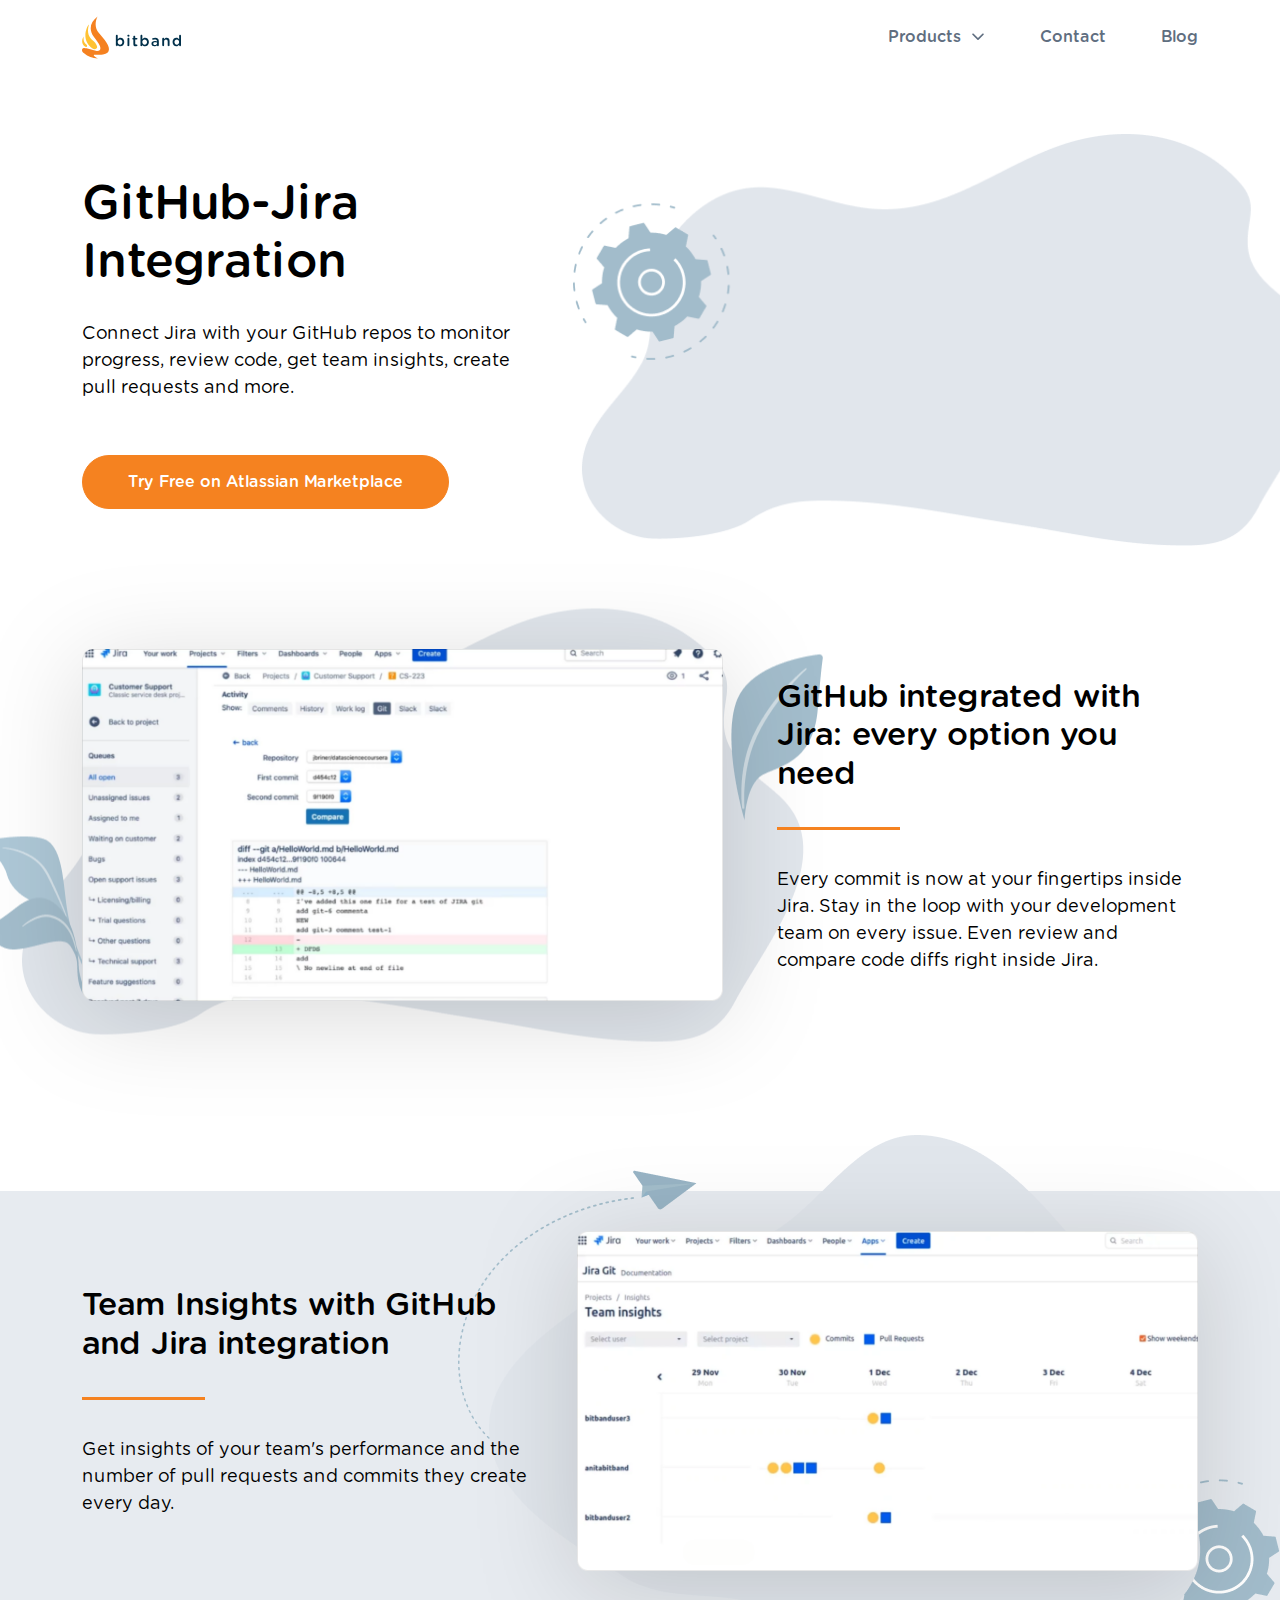
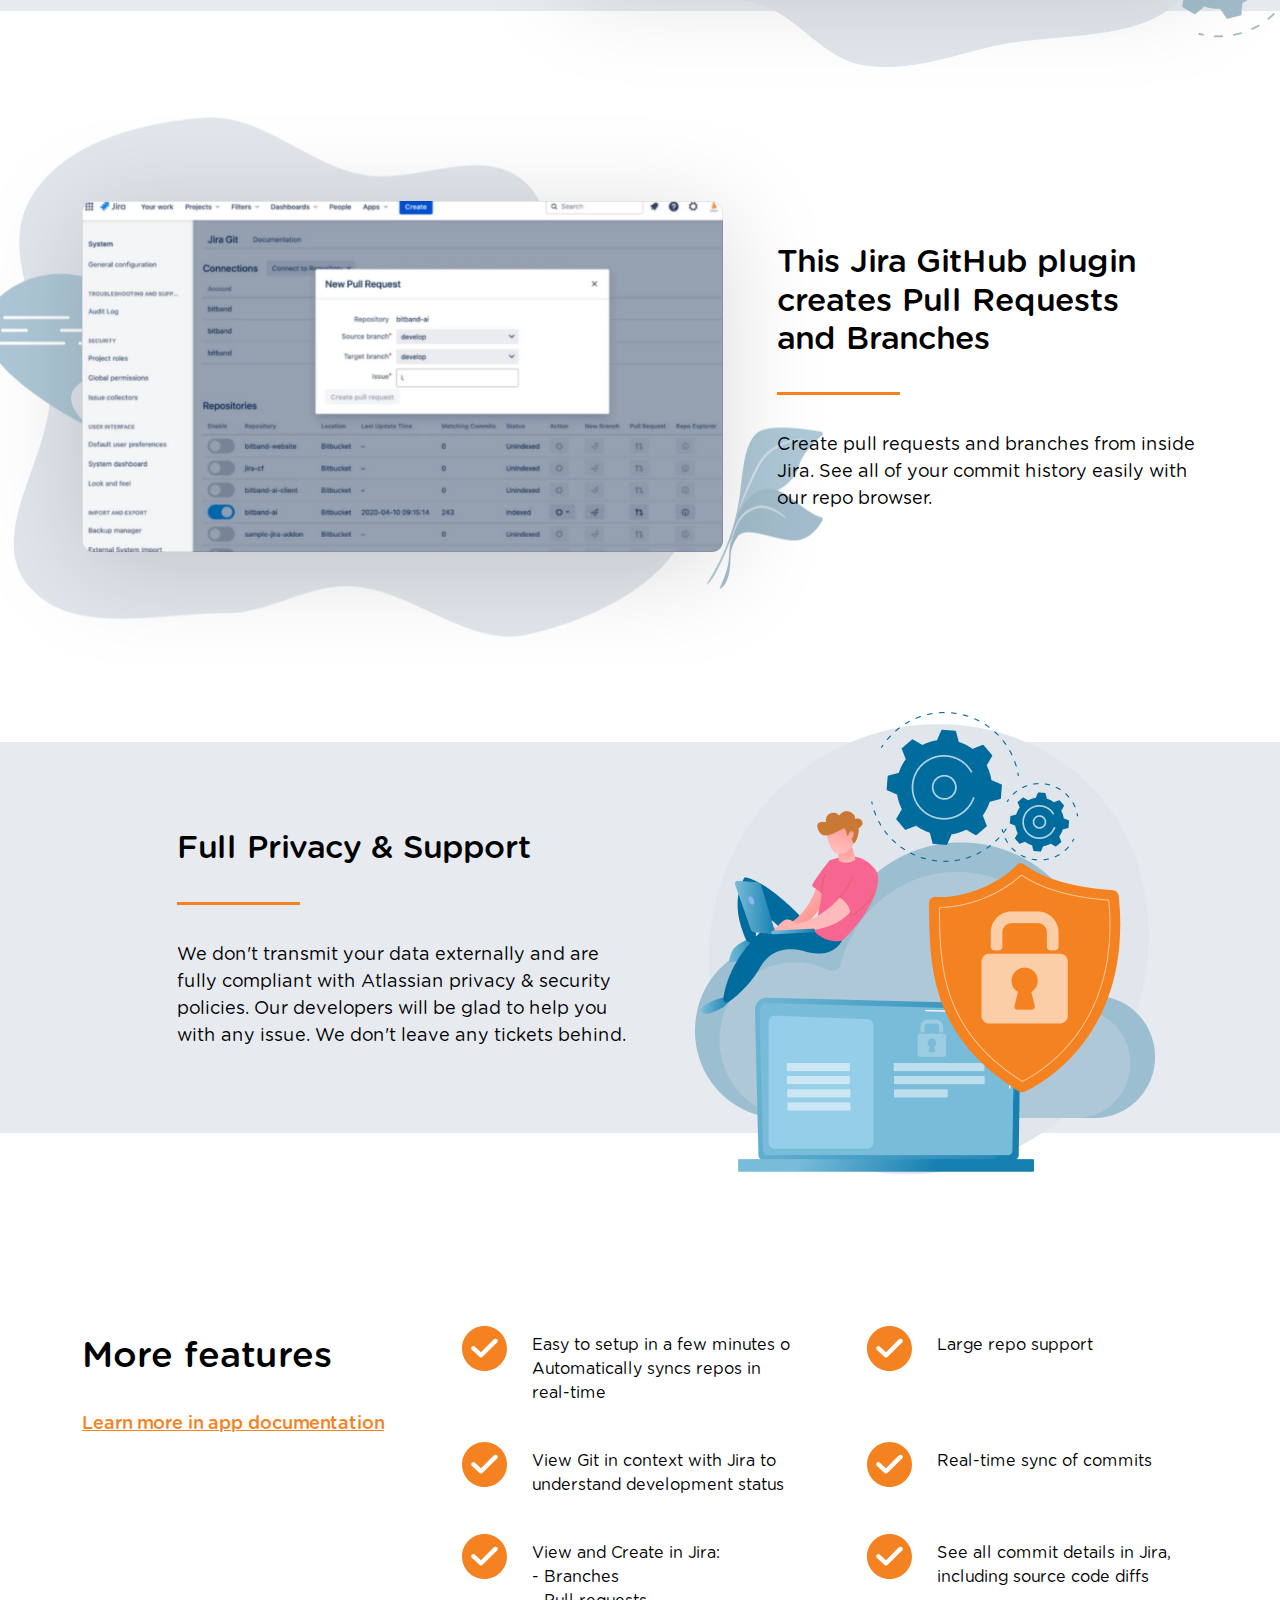
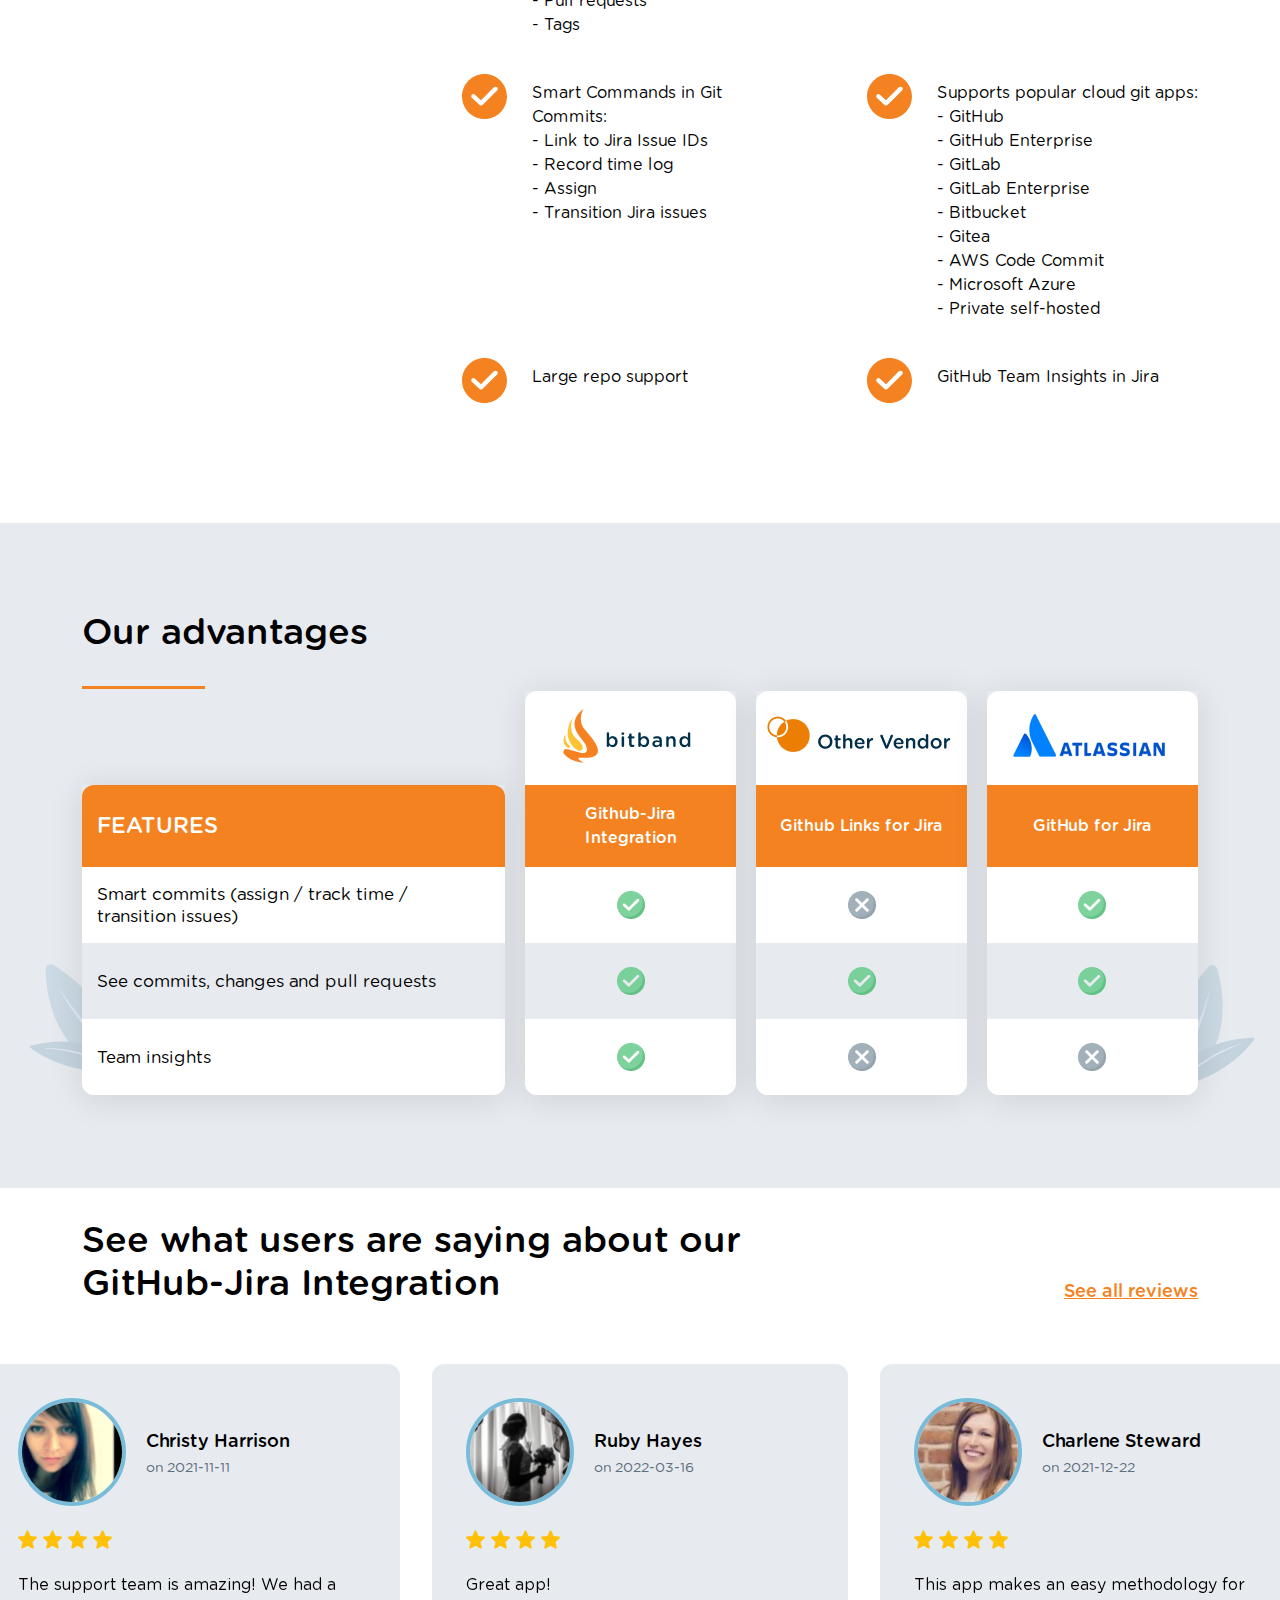
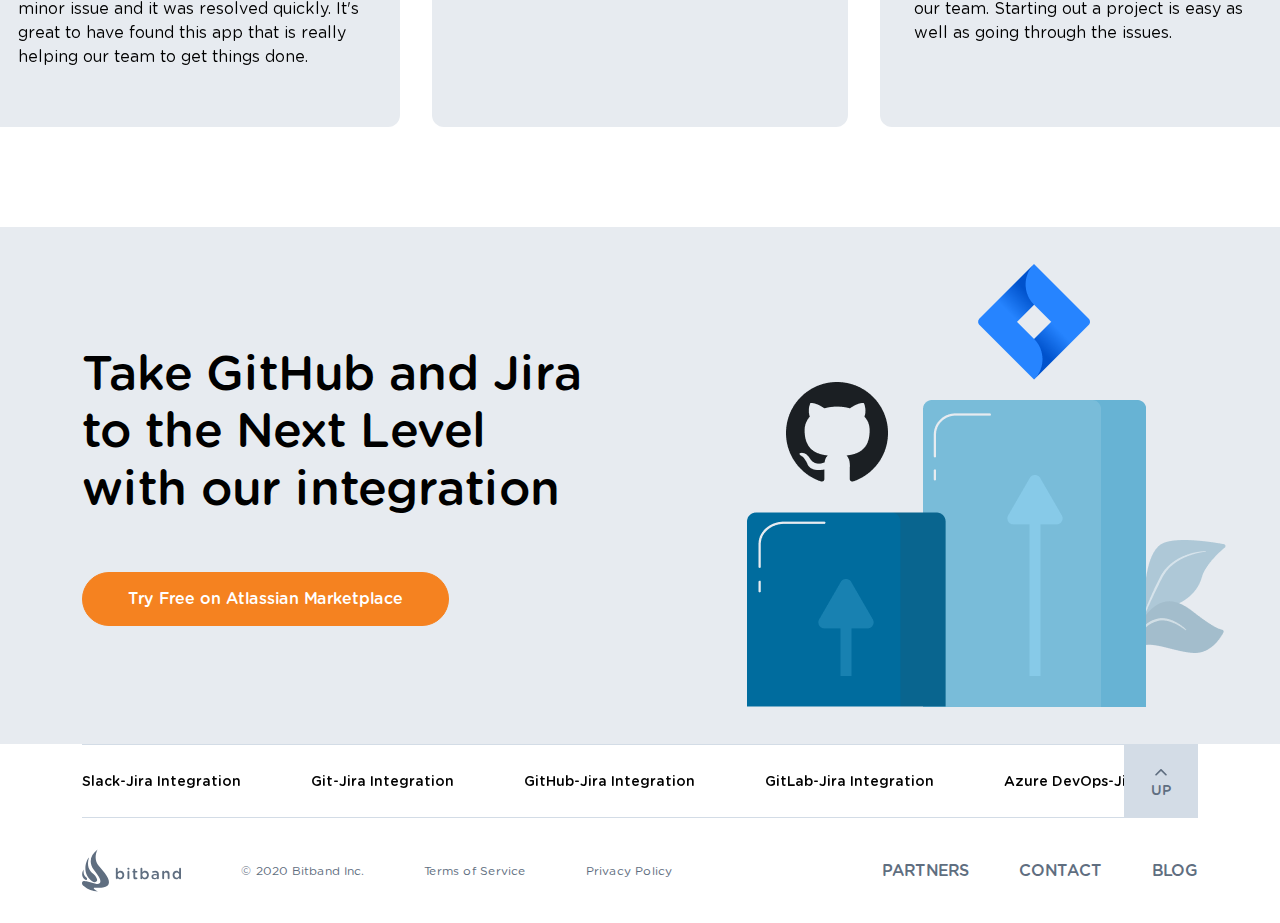
<file: github-jira-integration.html>
<!DOCTYPE html>
<html lang="en">

<head>
    <meta charset="UTF-8">
    <meta http-equiv="X-UA-Compatible" content="IE=edge">
    <meta name="viewport" content="width=device-width, initial-scale=1.0">
    <title>GitHub-Jira Integration</title>
    <link rel="apple-touch-icon-precomposed" href="favicon/favico.png" />
    <link rel="icon" href="favicon/favico.png">
    <link rel="stylesheet" href="css/lib/bootstrap.min.css">
    <link rel="stylesheet" href="css/lib/slick.css">
    <link rel="stylesheet" href="css/style.css">
    <link rel="stylesheet" href="css/new.css">
</head>

<body>

    <div class="pagewrapper">
        <header class="header">
            <div class="container">
                <div class="row align-items-center">
                    <div class="col-lg-4">
                        <div class="header__logo">
                            <a href="#"><img src="img/logo.svg" alt="logo"></a>
                        </div>
                    </div>
                    <div class="col-lg-8">
                        <div class="header__nav">
                            <ul>
                                <li class="sublink">
                                    <a href="#">Products</a>
                                    <ul class="sublist">
                                        <li><a href="azure-devops-jira-integration.html">Azure
                                                DevOps-Jira Integration</a></li>
                                        <li><a href="figma-jira-integration.html">Figma-Jira
                                                Integration</a></li>
                                        <li><a href="git-jira-integration.html">Git-Jira Integration</a>
                                        </li>
                                        <li><a href="github-jira-integration.html">GitHub-Jira
                                                Integration</a></li>
                                        <li><a href="gitlab-jira-integration.html">GitLab-Jira
                                                Integration</a></li>
                                        <li><a href="jenkins-jira-integration.html">Jenkins-Jira
                                                Integration</a></li>
                                        <li><a href="microsoft-teams-jira-integration.html">Microsoft
                                                Teams-Jira Integration</a></li>
                                        <li><a href="miro-jira-integration.html">Miro-Jira
                                                Integration</a></li>
                                        <li><a href="slack-jira-integration.html">Slack-Jira
                                                Integration</a></li>
                                    </ul>
                                </li>
                                <li><a href="#">Contact</a></li>
                                <li><a href="#">Blog</a></li>
                            </ul>
                            <a href="#" class="closemenu"><img src="img/close.svg" alt="close"></a>
                            <img class="animationimg" src="img/figanim.svg" alt="img">
                        </div>
                    </div>
                    <button class="burger">
                        <span></span>
                        <span></span>
                        <span></span>
                    </button>
                </div>
            </div>
        </header>

        <main class="main">
            <section class="product-welcomesect">
                <div class="container">
                    <div class="row justify-content-between">
                        <div class="col-lg-5">
                            <div class="product-welcomesect__texts">
                                <h1>
                                    GitHub-Jira
                                    Integration
                                </h1>
                                <div class="descr">
                                    <p>
                                        Connect Jira with your GitHub repos to monitor progress, review code, get team
                                        insights, create pull requests and more.
                                    </p>
                                </div>
                                <a href="#" class="orangebtn">Try Free on Atlassian Marketplace</a>
                            </div>
                        </div>
                        <div class="col-lg-6">
                            <div class="product-welcomesect__video">
                                <img class="videobgpic" src="img/prodpic1.png" alt="img">
                                <div class="ratio ratio-16x9">
                                    <iframe src="https://www.youtube.com/embed/fY7r-_Ug1Ck" title="YouTube video player"
                                        frameborder="0"
                                        allow="accelerometer; autoplay; clipboard-write; encrypted-media; gyroscope; picture-in-picture"
                                        allowfullscreen></iframe>
                                </div>
                            </div>
                        </div>
                    </div>
                </div>
            </section>

            <section class="product-infosects">

                <div class="product__row-wrapper">

                    <div class="product__row">
                        <div class="container">
                            <div class="row align-items-center">
                                <div class="col-lg-7">
                                    <div class="product__rowpic">
                                        <img class="mainpic" src="img/hgjirascreen1.png" alt="product screen">
                                        <img class="bgpic" src="img/prodscreenbg1.png" alt="product bg">
                                    </div>
                                </div>
                                <div class="col-lg-5">
                                    <div class="product__rowdescr">
                                        <h3>
                                            GitHub integrated with Jira: every option you need
                                        </h3>
                                        <div class="descr">
                                            <p>
                                                Every commit is now at your fingertips inside Jira. Stay in the loop
                                                with your development team on every issue. Even review and compare code
                                                diffs right inside Jira.
                                            </p>
                                        </div>
                                    </div>
                                </div>
                            </div>
                        </div>
                    </div>
                    <div class="product__row">
                        <div class="container">
                            <div class="row align-items-center">
                                <div class="col-lg-7">
                                    <div class="product__rowpic">
                                        <img class="mainpic" src="img/hgjirascreen2.png" alt="product screen">
                                        <img class="bgpic" src="img/prodscreenbg2.png" alt="product bg">
                                    </div>
                                </div>
                                <div class="col-lg-5">
                                    <div class="product__rowdescr">
                                        <h3>
                                            Team Insights with GitHub and Jira integration
                                        </h3>
                                        <div class="descr">
                                            <p>
                                                Get insights of your team's performance and the number of pull requests
                                                and commits they create every day.
                                            </p>
                                        </div>
                                    </div>
                                </div>
                            </div>
                        </div>
                    </div>
                    <div class="product__row">
                        <div class="container">
                            <div class="row align-items-center">
                                <div class="col-lg-7">
                                    <div class="product__rowpic">
                                        <img class="mainpic" src="img/hgjirascreen3.png" alt="product screen">
                                        <img class="bgpic" src="img/prodscreenbg3.png" alt="product bg">
                                    </div>
                                </div>
                                <div class="col-lg-5">
                                    <div class="product__rowdescr">
                                        <h3>
                                            This Jira GitHub plugin creates Pull Requests<br> and Branches
                                        </h3>
                                        <div class="descr">
                                            <p>
                                                Create pull requests and branches from inside Jira. See all of your
                                                commit history easily with our repo browser.
                                            </p>
                                        </div>
                                    </div>
                                </div>
                            </div>
                        </div>
                    </div>
                    <div class="product__row illustrationcenter">
                        <div class="container">
                            <div class="row align-items-center">
                                <div class="col-lg-6">
                                    <div class="product__rowpic">
                                        <img class="illustration" src="img/prodscreen4.png" alt="product screen">
                                    </div>
                                </div>
                                <div class="col-lg-5 offset-lg-1">
                                    <div class="product__rowdescr">
                                        <h3>
                                            Full Privacy & Support
                                        </h3>
                                        <div class="descr">
                                            <p>
                                                We don't transmit your data externally and are fully compliant with
                                                Atlassian privacy & security policies. Our developers will be glad to
                                                help you with any issue. We don't leave any tickets behind.
                                            </p>
                                        </div>
                                    </div>
                                </div>
                            </div>
                        </div>
                    </div>

                </div>
            </section>

            <section class="product-listsection">
                <div class="container">
                    <div class="row">
                        <div class="col-xl-4">
                            <div class="prlistsect__left">
                                <h3>More features</h3>
                                <a href="#">Learn more in app documentation</a>
                            </div>
                        </div>
                        <div class="col-xl-8">
                            <div class="prlistsect__right">
                                <ul>
                                    <li>
                                        Easy to setup in a few minutes
                                        o Automatically syncs repos in real-time
                                    </li>
                                    <li>Large repo support</li>
                                    <li>
                                        View Git in context with Jira to understand development status
                                    </li>
                                    <li>Real-time sync of commits</li>
                                    <li>
                                        View and Create in Jira:<br>- Branches<br>- Pull requests<br>- Tags
                                    </li>
                                    <li>
                                        See all commit details in Jira, including source code diffs
                                    </li>
                                    <li>
                                        Smart Commands in Git Commits:<br>- Link to Jira Issue IDs<br>- Record time
                                        log<br>-
                                        Assign<br>- Transition Jira issues
                                    </li>
                                    <li>
                                        Supports popular cloud git apps:<br>- GitHub<br>- GitHub Enterprise<br>-
                                        GitLab<br>- GitLab
                                        Enterprise<br>- Bitbucket<br>- Gitea<br>- AWS Code Commit<br>- Microsoft
                                        Azure<br>- Private
                                        self-hosted
                                    </li>
                                    <li>Large repo support</li>
                                    <li>
                                        GitHub Team Insights in Jira
                                    </li>
                                </ul>
                            </div>
                        </div>
                    </div>
                </div>
            </section>


            <section class="advantages">
                <div class="container">
                    <h3>Our advantages</h3>
                    <div class="advantages__tablewrapper">
                        <div class="advantages__table">
                            <div class="advantages__leftsect">
                                <div class="tablecolwrap">
                                    <div class="advantagestable__head">
                                        <p>Features</p>
                                    </div>
                                    <div class="advantagestable__body">
                                        <ul>
                                            <li>Smart commits (assign / track time / transition issues)</li>
                                            <li>See commits, changes and pull requests</li>
                                            <li>Team insights</li>
                                        </ul>
                                    </div>
                                </div>
                            </div>

                            <div class="advantages__col">
                                <div class="tablecolwrap">
                                    <div class="advantagestable__title">
                                        <img src="img/new/tablelogo1.png" alt="bitband">
                                    </div>
                                    <div class="advantagestable__head">
                                        <p>Github-Jira Integration</p>
                                    </div>
                                    <div class="advantagestable__body">
                                        <ul>
                                            <li><img src="img/new/tablcheck.png" alt="img"></li>
                                            <li><img src="img/new/tablcheck.png" alt="img"></li>
                                            <li><img src="img/new/tablcheck.png" alt="img"></li>
                                        </ul>
                                    </div>
                                </div>
                            </div>
                            <div class="advantages__col">
                                <div class="tablecolwrap">
                                    <div class="advantagestable__title">
                                        <img src="img/new/tablelogo2.png" alt="bitband">
                                    </div>
                                    <div class="advantagestable__head">
                                        <p>Github Links for Jira</p>
                                    </div>
                                    <div class="advantagestable__body">
                                        <ul>
                                            <li><img src="img/new/tablcancel.png" alt="img"></li>
                                            <li><img src="img/new/tablcheck.png" alt="img"></li>
                                            <li><img src="img/new/tablcancel.png" alt="img"></li>
                                        </ul>
                                    </div>
                                </div>
                            </div>
                            <div class="advantages__col">
                                <div class="tablecolwrap">
                                    <div class="advantagestable__title">
                                        <img src="img/new/tablelogo3.png" alt="bitband">
                                    </div>
                                    <div class="advantagestable__head">
                                        <p>GitHub for Jira</p>
                                    </div>
                                    <div class="advantagestable__body">
                                        <ul>
                                            <li><img src="img/new/tablcheck.png" alt="img"></li>
                                            <li><img src="img/new/tablcheck.png" alt="img"></li>
                                            <li><img src="img/new/tablcancel.png" alt="img"></li>
                                        </ul>
                                    </div>
                                </div>
                            </div>

                            <img class="tbel2" src="img/new/tableel2.png" alt="img">
                            <img class="tbel1" src="img/new/tableel1.png" alt="img">
                        </div>
                    </div>
                </div>
            </section>



            <section class="product-reviews">
                <div class="product-reviews__header">
                    <div class="container">
                        <div class="row align-items-end">
                            <div class="col-lg-8">
                                <h3>
                                    See what users are saying about our GitHub-Jira Integration
                                </h3>
                            </div>
                            <div class="col-lg-4">
                                <div class="text-lg-end"><a href="#" class="orangelink">See all reviews</a></div>
                            </div>
                        </div>
                    </div>
                </div>
                <div class="reviewslider-wrapper">
                    <div class="reviewslider">
                        <div>
                            <a href="#">
                                <div class="reviewbox">
                                    <div class="reviewbox__header">
                                        <div class="avatar">
                                            <img src="img/githubjiraava1.jpg" alt="photo">
                                        </div>
                                        <div class="nameinfo">
                                            <p class="name">Ruby Hayes</p>
                                            <p class="date">on 2022-03-16</p>
                                        </div>
                                    </div>
                                    <div class="reviewbox__body">
                                        <div class="rating">
                                            <img src="img/star.svg" alt="star">
                                            <img src="img/star.svg" alt="star">
                                            <img src="img/star.svg" alt="star">
                                            <img src="img/star.svg" alt="star">
                                        </div>
                                        <div class="description">
                                            <p>
                                                Great app!
                                            </p>
                                        </div>
                                    </div>
                                </div>
                            </a>
                        </div>
                        <div>
                            <a href="#">
                                <div class="reviewbox">
                                    <div class="reviewbox__header">
                                        <div class="avatar">
                                            <img src="img/githubjiraava2.jpg" alt="photo">
                                        </div>
                                        <div class="nameinfo">
                                            <p class="name">Charlene Steward</p>
                                            <p class="date">on 2021-12-22</p>
                                        </div>
                                    </div>
                                    <div class="reviewbox__body">
                                        <div class="rating">
                                            <img src="img/star.svg" alt="star">
                                            <img src="img/star.svg" alt="star">
                                            <img src="img/star.svg" alt="star">
                                            <img src="img/star.svg" alt="star">
                                        </div>
                                        <div class="description">
                                            <p>
                                                This app makes an easy methodology for our team. Starting out a project
                                                is easy as well as going through the issues.
                                            </p>
                                        </div>
                                    </div>
                                </div>
                            </a>
                        </div>
                        <div>
                            <a href="#">
                                <div class="reviewbox">
                                    <div class="reviewbox__header">
                                        <div class="avatar">
                                            <img src="img/githubjiraava3.jpg" alt="photo">
                                        </div>
                                        <div class="nameinfo">
                                            <p class="name">Florence Turner</p>
                                            <p class="date">on 2021-12-08</p>
                                        </div>
                                    </div>
                                    <div class="reviewbox__body">
                                        <div class="rating">
                                            <img src="img/star.svg" alt="star">
                                            <img src="img/star.svg" alt="star">
                                            <img src="img/star.svg" alt="star">
                                            <img src="img/star.svg" alt="star">
                                        </div>
                                        <div class="description">
                                            <p>
                                                This paved the way for some process improvements in handling our
                                                projects. Managing the team within Jira with all its features have made
                                                us more productive. Simple but powerful.
                                            </p>
                                        </div>
                                    </div>
                                </div>
                            </a>
                        </div>
                        <div>
                            <a href="#">
                                <div class="reviewbox">
                                    <div class="reviewbox__header">
                                        <div class="avatar">
                                            <img src="img/githubjiraava4.jpg" alt="photo">
                                        </div>
                                        <div class="nameinfo">
                                            <p class="name">Bella Peters</p>
                                            <p class="date">on 2021-11-30</p>
                                        </div>
                                    </div>
                                    <div class="reviewbox__body">
                                        <div class="rating">
                                            <img src="img/star.svg" alt="star">
                                            <img src="img/star.svg" alt="star">
                                            <img src="img/star.svg" alt="star">
                                            <img src="img/star.svg" alt="star">
                                        </div>
                                        <div class="description">
                                            <p>
                                                This app surely is a help for me and my team.
                                            </p>
                                        </div>
                                    </div>
                                </div>
                            </a>
                        </div>
                        <div>
                            <a href="#">
                                <div class="reviewbox">
                                    <div class="reviewbox__header">
                                        <div class="avatar">
                                            <img src="img/githubjiraava5.jpg" alt="photo">
                                        </div>
                                        <div class="nameinfo">
                                            <p class="name">Melvin Porter</p>
                                            <p class="date">on 2021-11-24</p>
                                        </div>
                                    </div>
                                    <div class="reviewbox__body">
                                        <div class="rating">
                                            <img src="img/star.svg" alt="star">
                                            <img src="img/star.svg" alt="star">
                                            <img src="img/star.svg" alt="star">
                                            <img src="img/star.svg" alt="star">
                                        </div>
                                        <div class="description">
                                            <p>
                                                This app makes me more efficient. Having every commit right inside Jira
                                                is truly convenient.
                                            </p>
                                        </div>
                                    </div>
                                </div>
                            </a>
                        </div>
                        <div>
                            <a href="#">
                                <div class="reviewbox">
                                    <div class="reviewbox__header">
                                        <div class="avatar">
                                            <img src="img/githubjiraava6.jpg" alt="photo">
                                        </div>
                                        <div class="nameinfo">
                                            <p class="name">Dolores Cole</p>
                                            <p class="date">on 2021-11-17</p>
                                        </div>
                                    </div>
                                    <div class="reviewbox__body">
                                        <div class="rating">
                                            <img src="img/star.svg" alt="star">
                                            <img src="img/star.svg" alt="star">
                                            <img src="img/star.svg" alt="star">
                                            <img src="img/star.svg" alt="star">
                                        </div>
                                        <div class="description">
                                            <p>
                                                Clearly, the best app we've ever used for our github integration.
                                            </p>
                                        </div>
                                    </div>
                                </div>
                            </a>
                        </div>
                        <div>
                            <a href="#">
                                <div class="reviewbox">
                                    <div class="reviewbox__header">
                                        <div class="avatar">
                                            <img src="img/githubjiraava7.jpg" alt="photo">
                                        </div>
                                        <div class="nameinfo">
                                            <p class="name">Christy Harrison </p>
                                            <p class="date">on 2021-11-11</p>
                                        </div>
                                    </div>
                                    <div class="reviewbox__body">
                                        <div class="rating">
                                            <img src="img/star.svg" alt="star">
                                            <img src="img/star.svg" alt="star">
                                            <img src="img/star.svg" alt="star">
                                            <img src="img/star.svg" alt="star">
                                        </div>
                                        <div class="description">
                                            <p>
                                                The support team is amazing! We had a minor issue and it was resolved
                                                quickly. It's great to have found this app that is really helping our
                                                team to get things done.
                                            </p>
                                        </div>
                                    </div>
                                </div>
                            </a>
                        </div>
                    </div>
                </div>
            </section>

            <section class="tryfree">
                <div class="container">
                    <div class="row align-items-center">
                        <div class="col-lg-7">
                            <div class="tryfree__texts">
                                <h3>
                                    Take GitHub and Jira<br> to the Next Level<br> with our integration
                                </h3>
                                <a href="#" class="orangebtn">Try Free on Atlassian Marketplace</a>
                            </div>
                        </div>
                        <div class="col-lg-5">
                            <div class="imgwrap">
                                <img src="img/tryfree4.png" alt="img">
                            </div>
                        </div>
                    </div>
                </div>
            </section>


        </main>

        <footer class="footer">
            <div class="container">
                <div class="footer__topsect">
                    <div class="footlistsl">
                        <div class="footertext-slider">
                            <div><a href="#">Slack-Jira Integration</a></div>
                            <div><a href="#">Git-Jira Integration</a></div>
                            <div><a href="#">GitHub-Jira Integration</a></div>
                            <div><a href="#">GitLab-Jira Integration</a></div>
                            <div><a href="#">Azure DevOps-Jira Integration</a></div>
                            <div><a href="#">Jenkins-Jira Integration</a></div>
                            <div><a href="#">Figma-Jira Integration</a></div>
                            <div><a href="#">Miro-Jira Integration</a></div>
                            <div><a href="#">Microsoft Teams-Jira Integration</a></div>
                        </div>
                    </div>
                    <div class="up">
                        <span>
                            <img src="img/totop.svg" alt="img">
                            up
                        </span>
                    </div>
                </div>
                <div class="footer__bottsect">
                    <div class="row align-items-center">
                        <div class="col-lg-8">
                            <div class="footer__bottsect-left">
                                <a href="#" class="footer__logo"><img src="img/logo-footer.svg" alt="logo"></a>
                                <ul>
                                    <li>© 2020 Bitband Inc.</li>
                                    <li><a href="#">Terms of Service</a></li>
                                    <li><a href="#">Privacy Policy</a></li>
                                </ul>
                            </div>
                        </div>
                        <div class="col-lg-4">
                            <div class="footer__bottsect-right">
                                <a href="#" class="footer__logo mobile"><img src="img/logo-footer.svg" alt="logo"></a>
                                <ul>
                                    <li><a href="#">PARTNERS</a></li>
                                    <li><a href="#">Contact</a></li>
                                    <li><a href="#">Blog</a></li>
                                </ul>
                            </div>
                        </div>
                    </div>
                </div>
            </div>
        </footer>
    </div>


    <script src="js/lib/jquery.js"></script>
    <script src="js/lib/slick.min.js"></script>
    <script src="js/common.js"></script>
</body>

</html>
</file>
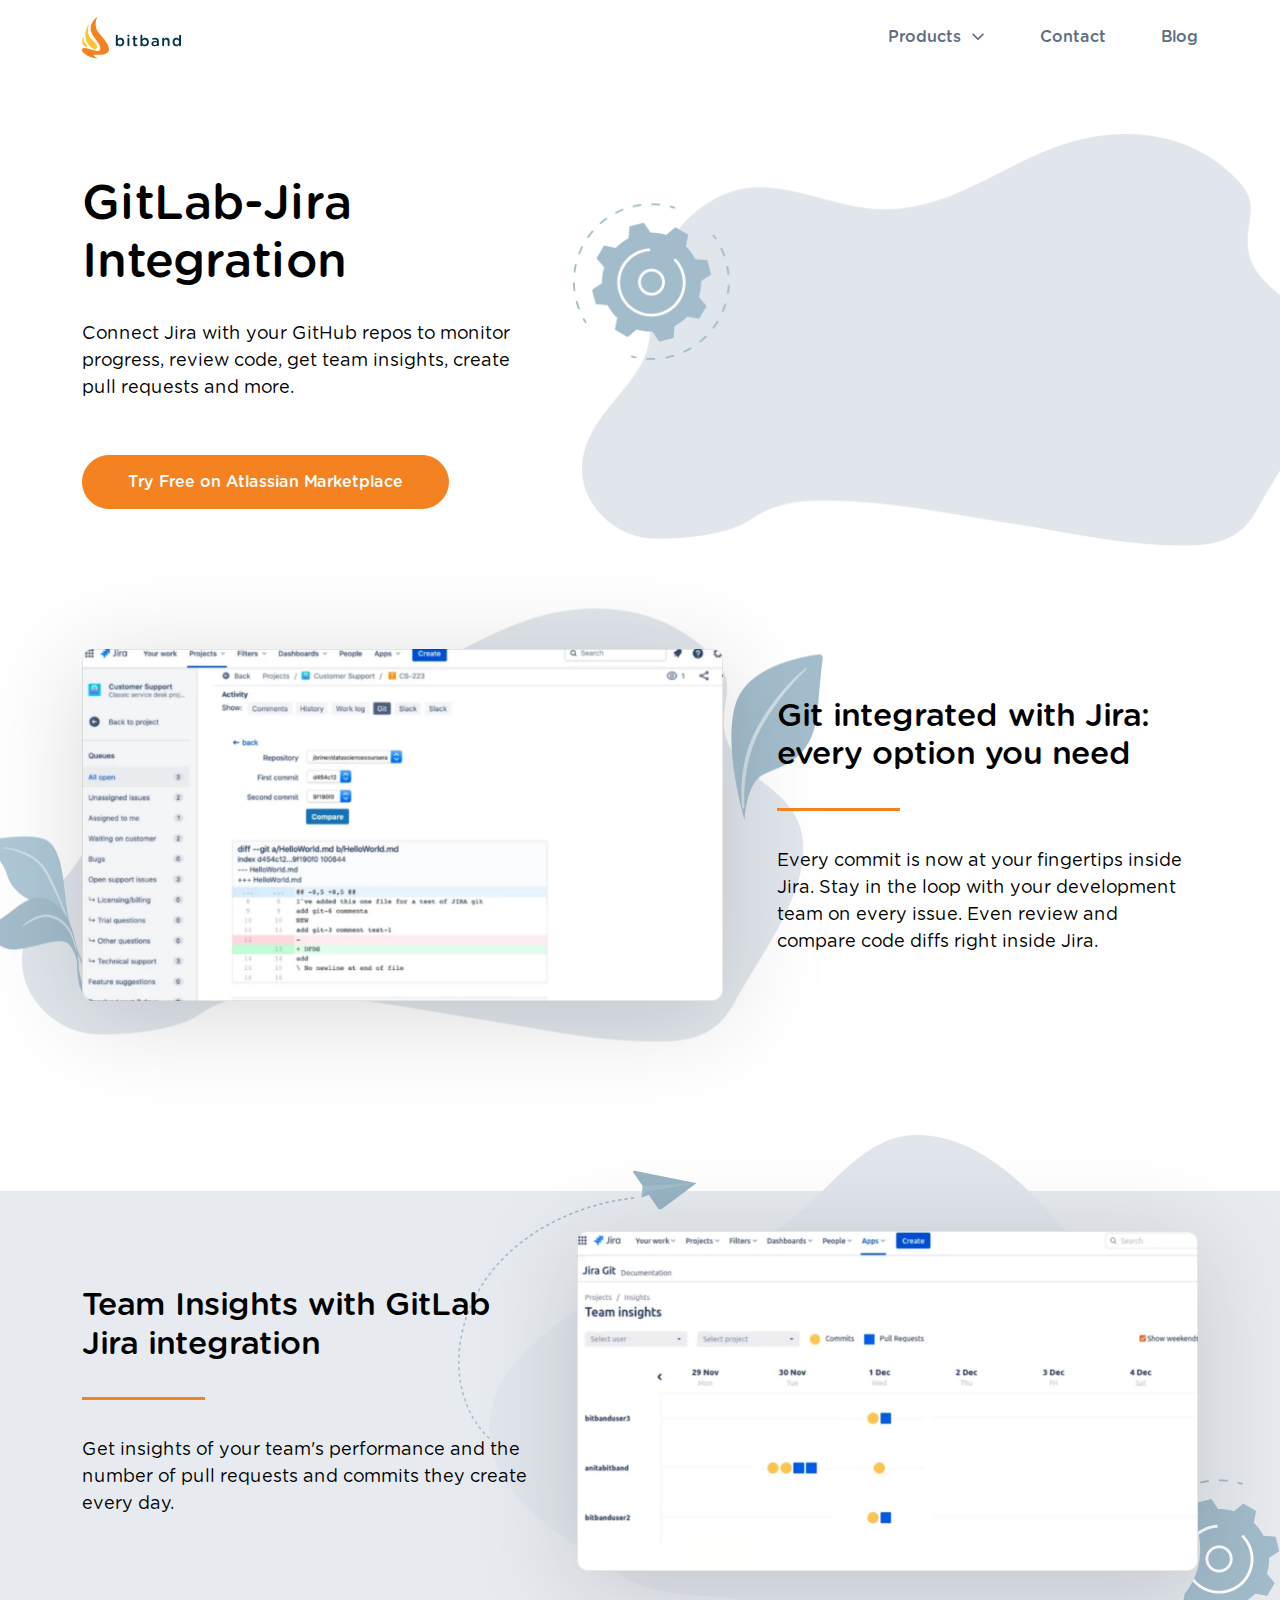
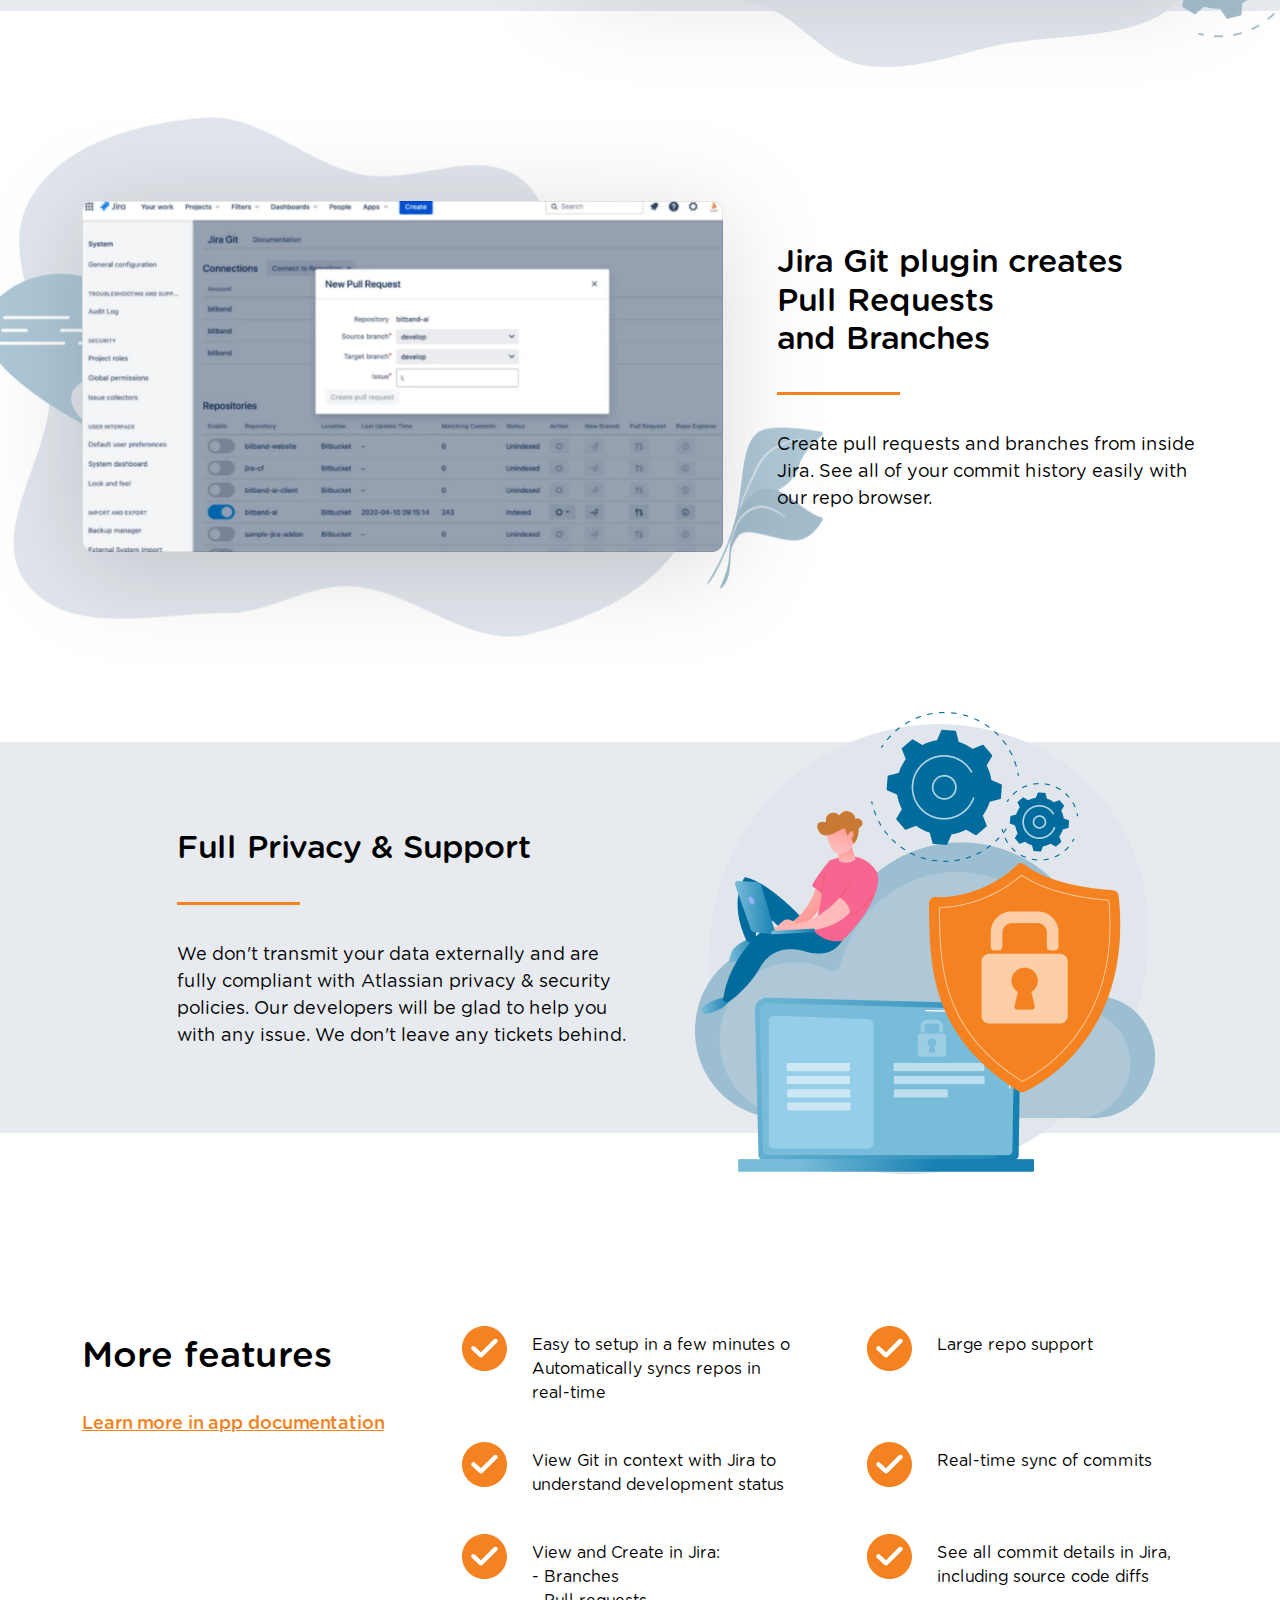
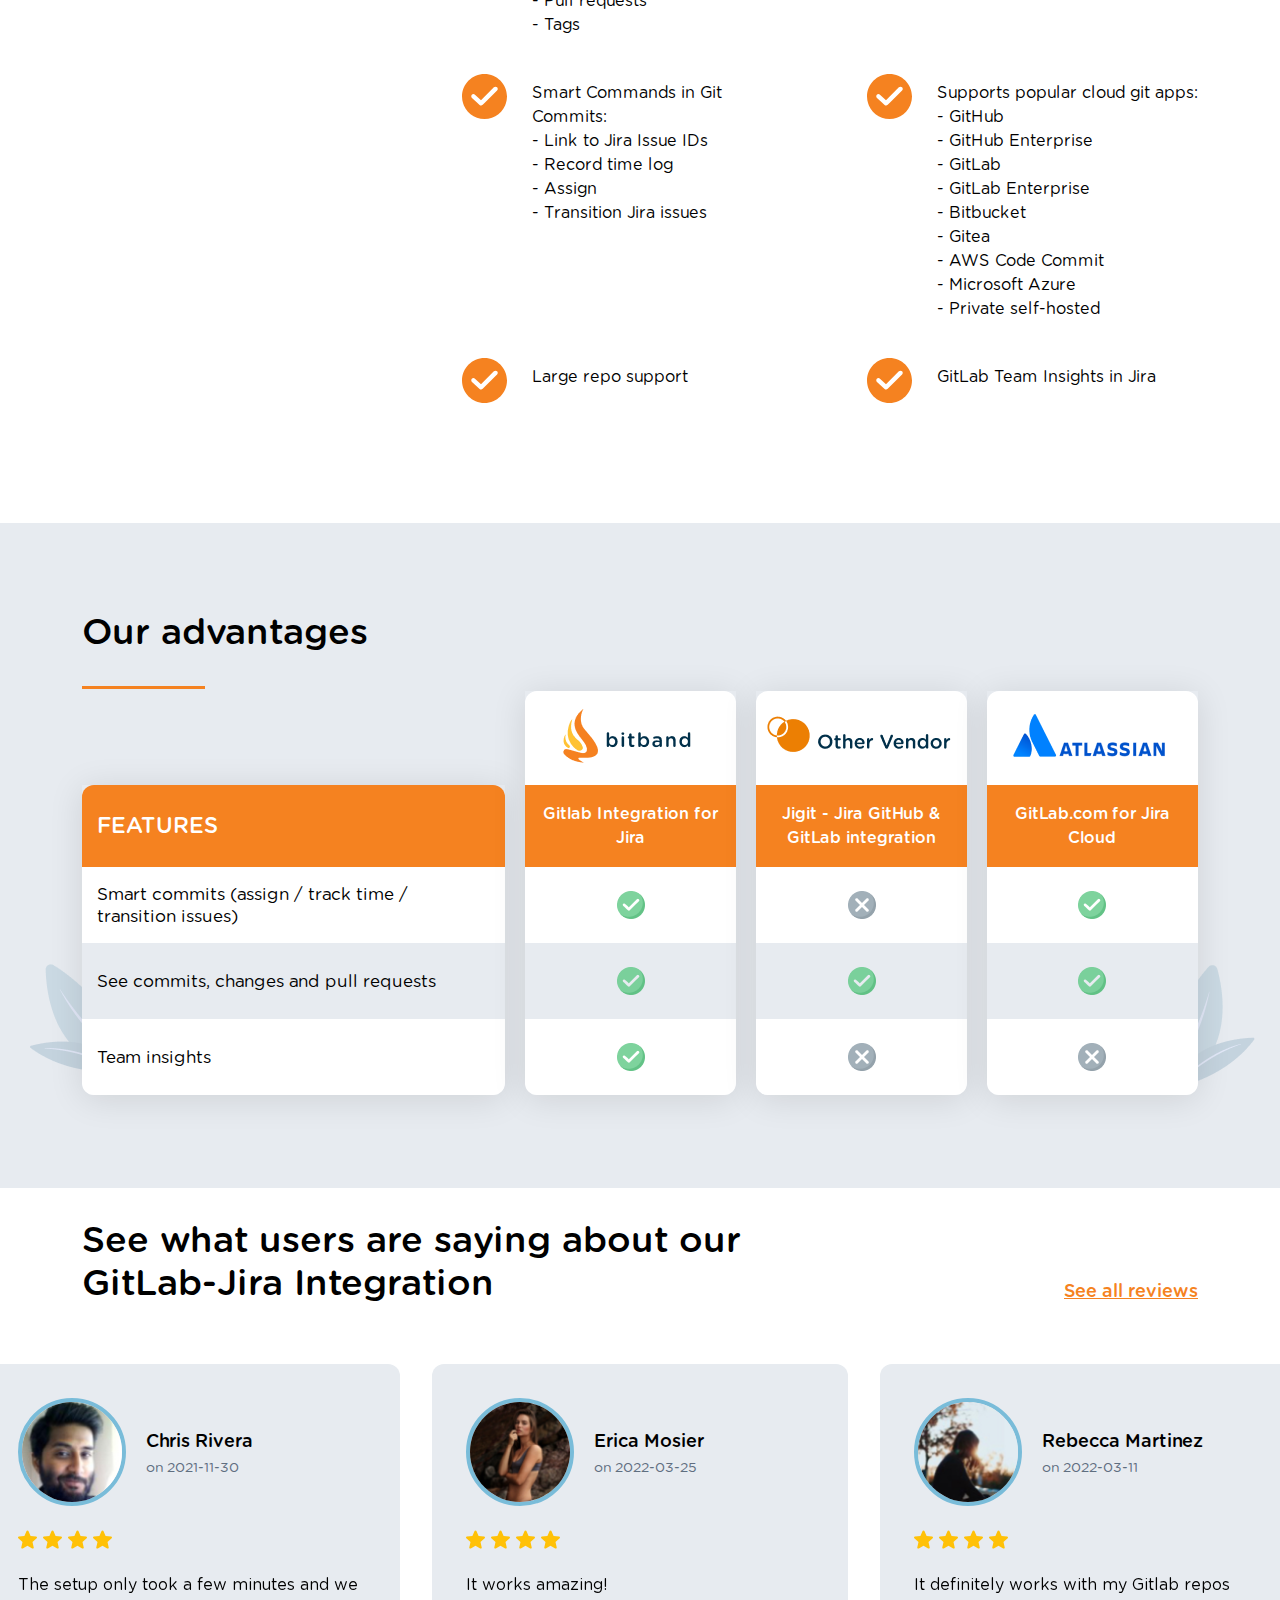
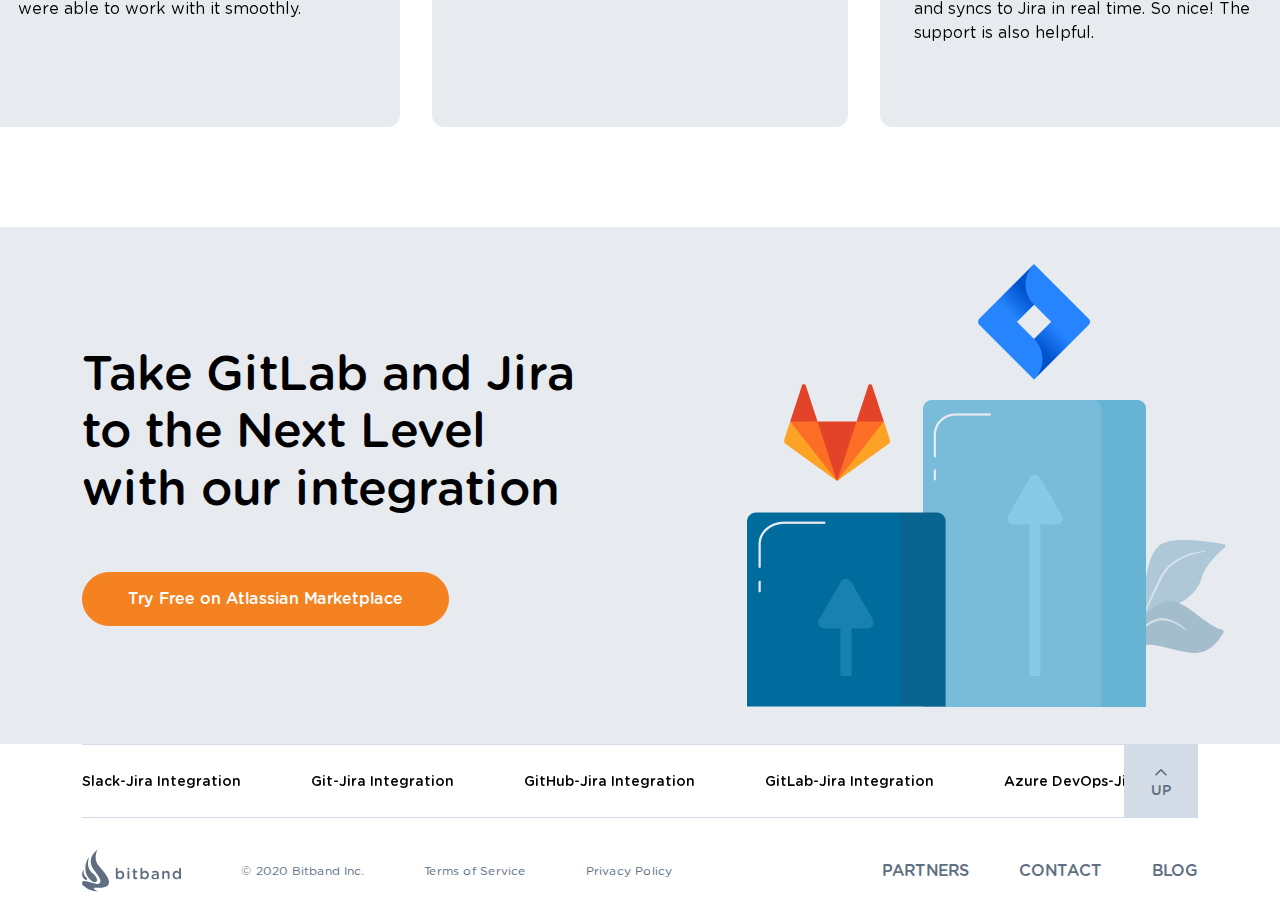
<file: gitlab-jira-integration.html>
<!DOCTYPE html>
<html lang="en">

<head>
    <meta charset="UTF-8">
    <meta http-equiv="X-UA-Compatible" content="IE=edge">
    <meta name="viewport" content="width=device-width, initial-scale=1.0">
    <title>GitLab-Jira Integration</title>
    <link rel="apple-touch-icon-precomposed" href="favicon/favico.png" />
    <link rel="icon" href="favicon/favico.png">
    <link rel="stylesheet" href="css/lib/bootstrap.min.css">
    <link rel="stylesheet" href="css/lib/slick.css">
    <link rel="stylesheet" href="css/style.css">
    <link rel="stylesheet" href="css/new.css">
</head>

<body>

    <div class="pagewrapper">
        <header class="header">
            <div class="container">
                <div class="row align-items-center">
                    <div class="col-lg-4">
                        <div class="header__logo">
                            <a href="#"><img src="img/logo.svg" alt="logo"></a>
                        </div>
                    </div>
                    <div class="col-lg-8">
                        <div class="header__nav">
                            <ul>
                                <li class="sublink">
                                    <a href="#">Products</a>
                                    <ul class="sublist">
                                        <li><a href="azure-devops-jira-integration.html">Azure
                                                DevOps-Jira Integration</a></li>
                                        <li><a href="figma-jira-integration.html">Figma-Jira
                                                Integration</a></li>
                                        <li><a href="git-jira-integration.html">Git-Jira Integration</a>
                                        </li>
                                        <li><a href="github-jira-integration.html">GitHub-Jira
                                                Integration</a></li>
                                        <li><a href="gitlab-jira-integration.html">GitLab-Jira
                                                Integration</a></li>
                                        <li><a href="jenkins-jira-integration.html">Jenkins-Jira
                                                Integration</a></li>
                                        <li><a href="microsoft-teams-jira-integration.html">Microsoft
                                                Teams-Jira Integration</a></li>
                                        <li><a href="miro-jira-integration.html">Miro-Jira
                                                Integration</a></li>
                                        <li><a href="slack-jira-integration.html">Slack-Jira
                                                Integration</a></li>
                                    </ul>
                                </li>
                                <li><a href="#">Contact</a></li>
                                <li><a href="#">Blog</a></li>
                            </ul>
                            <a href="#" class="closemenu"><img src="img/close.svg" alt="close"></a>
                            <img class="animationimg" src="img/figanim.svg" alt="img">
                        </div>
                    </div>
                    <button class="burger">
                        <span></span>
                        <span></span>
                        <span></span>
                    </button>
                </div>
            </div>
        </header>

        <main class="main">
            <section class="product-welcomesect">
                <div class="container">
                    <div class="row justify-content-between">
                        <div class="col-lg-5">
                            <div class="product-welcomesect__texts">
                                <h1>
                                    GitLab-Jira 
                                    Integration
                                </h1>
                                <div class="descr">
                                    <p>
                                        Connect Jira with your GitHub repos to monitor progress, review code, get team
                                        insights, create pull requests and more.
                                    </p>
                                </div>
                                <a href="#" class="orangebtn">Try Free on Atlassian Marketplace</a>
                            </div>
                        </div>
                        <div class="col-lg-6">
                            <div class="product-welcomesect__video">
                                <img class="videobgpic" src="img/prodpic1.png" alt="img">
                                <div class="ratio ratio-16x9">
                                    <iframe src="https://www.youtube.com/embed/lr1Nx7VdWOM" title="YouTube video player"
                                        frameborder="0"
                                        allow="accelerometer; autoplay; clipboard-write; encrypted-media; gyroscope; picture-in-picture"
                                        allowfullscreen></iframe>
                                </div>
                            </div>
                        </div>
                    </div>
                </div>
            </section>

            <section class="product-infosects">

                <div class="product__row-wrapper">

                    <div class="product__row">
                        <div class="container">
                            <div class="row align-items-center">
                                <div class="col-lg-7">
                                    <div class="product__rowpic">
                                        <img class="mainpic" src="img/gitlabscreen1.png" alt="product screen">
                                        <img class="bgpic" src="img/prodscreenbg1.png" alt="product bg">
                                    </div>
                                </div>
                                <div class="col-lg-5">
                                    <div class="product__rowdescr">
                                        <h3>
                                            Git integrated with Jira: every option you need
                                        </h3>
                                        <div class="descr">
                                            <p>
                                                Every commit is now at your fingertips inside Jira. Stay in the loop
                                                with your development team on every issue. Even review and compare code
                                                diffs right inside Jira.
                                            </p>
                                        </div>
                                    </div>
                                </div>
                            </div>
                        </div>
                    </div>
                    <div class="product__row">
                        <div class="container">
                            <div class="row align-items-center">
                                <div class="col-lg-7">
                                    <div class="product__rowpic">
                                        <img class="mainpic" src="img/gitlabscreen2.png" alt="product screen">
                                        <img class="bgpic" src="img/prodscreenbg2.png" alt="product bg">
                                    </div>
                                </div>
                                <div class="col-lg-5">
                                    <div class="product__rowdescr">
                                        <h3>
                                            Team Insights with GitLab Jira integration
                                        </h3>
                                        <div class="descr">
                                            <p>
                                                Get insights of your team's performance and the number of pull requests
                                                and commits they create every day.
                                            </p>
                                        </div>
                                    </div>
                                </div>
                            </div>
                        </div>
                    </div>
                    <div class="product__row">
                        <div class="container">
                            <div class="row align-items-center">
                                <div class="col-lg-7">
                                    <div class="product__rowpic">
                                        <img class="mainpic" src="img/gitlabscreen3.png" alt="product screen">
                                        <img class="bgpic" src="img/prodscreenbg3.png" alt="product bg">
                                    </div>
                                </div>
                                <div class="col-lg-5">
                                    <div class="product__rowdescr">
                                        <h3>
                                            Jira Git plugin creates<br> Pull Requests<br> and Branches
                                        </h3>
                                        <div class="descr">
                                            <p>
                                                Create pull requests and branches from inside Jira. See all of your
                                                commit history easily with our repo browser.
                                            </p>
                                        </div>
                                    </div>
                                </div>
                            </div>
                        </div>
                    </div>
                    <div class="product__row illustrationcenter">
                        <div class="container">
                            <div class="row align-items-center">
                                <div class="col-lg-6">
                                    <div class="product__rowpic">
                                        <img class="illustration" src="img/prodscreen4.png" alt="product screen">
                                    </div>
                                </div>
                                <div class="col-lg-5 offset-lg-1">
                                    <div class="product__rowdescr">
                                        <h3>
                                            Full Privacy & Support
                                        </h3>
                                        <div class="descr">
                                            <p>
                                                We don't transmit your data externally and are fully compliant with
                                                Atlassian privacy & security policies. Our developers will be glad to
                                                help you with any issue. We don't leave any tickets behind.
                                            </p>
                                        </div>
                                    </div>
                                </div>
                            </div>
                        </div>
                    </div>

                </div>
            </section>

            <section class="product-listsection">
                <div class="container">
                    <div class="row">
                        <div class="col-xl-4">
                            <div class="prlistsect__left">
                                <h3>More features</h3>
                                <a href="#">Learn more in app documentation</a>
                            </div>
                        </div>
                        <div class="col-xl-8">
                            <div class="prlistsect__right">
                                <ul>
                                    <li>
                                        Easy to setup in a few minutes
                                        o Automatically syncs repos in real-time
                                    </li>
                                    <li>Large repo support</li>
                                    <li>
                                        View Git in context with Jira to understand development status
                                    </li>
                                    <li>Real-time sync of commits</li>
                                    <li>
                                        View and Create in Jira:<br>- Branches<br>- Pull requests<br>- Tags
                                    </li>
                                    <li>
                                        See all commit details in Jira, including source code diffs
                                    </li>
                                    <li>
                                        Smart Commands in Git Commits:<br>- Link to Jira Issue IDs<br>- Record time
                                        log<br>-
                                        Assign<br>- Transition Jira issues
                                    </li>
                                    <li>
                                        Supports popular cloud git apps:<br>- GitHub<br>- GitHub Enterprise<br>-
                                        GitLab<br>- GitLab
                                        Enterprise<br>- Bitbucket<br>- Gitea<br>- AWS Code Commit<br>- Microsoft
                                        Azure<br>- Private
                                        self-hosted
                                    </li>
                                    <li>Large repo support</li>
                                    <li>
                                        GitLab Team Insights in Jira
                                    </li>
                                </ul>
                            </div>
                        </div>
                    </div>
                </div>
            </section>

            <section class="advantages">
                <div class="container">
                    <h3>Our advantages</h3>
                    <div class="advantages__tablewrapper">
                        <div class="advantages__table">
                            <div class="advantages__leftsect">
                                <div class="tablecolwrap">
                                    <div class="advantagestable__head">
                                        <p>Features</p>
                                    </div>
                                    <div class="advantagestable__body">
                                        <ul>
                                            <li>Smart commits (assign / track time / transition issues)</li>
                                            <li>See commits, changes and pull requests</li>
                                            <li>Team insights</li>
                                        </ul>
                                    </div>
                                </div>
                            </div>

                            <div class="advantages__col">
                                <div class="tablecolwrap">
                                    <div class="advantagestable__title">
                                        <img src="img/new/tablelogo1.png" alt="bitband">
                                    </div>
                                    <div class="advantagestable__head">
                                        <p>Gitlab Integration for
                                            Jira</p>
                                    </div>
                                    <div class="advantagestable__body">
                                        <ul>
                                            <li><img src="img/new/tablcheck.png" alt="img"></li>
                                            <li><img src="img/new/tablcheck.png" alt="img"></li>
                                            <li><img src="img/new/tablcheck.png" alt="img"></li>
                                        </ul>
                                    </div>
                                </div>
                            </div>
                            <div class="advantages__col">
                                <div class="tablecolwrap">
                                    <div class="advantagestable__title">
                                        <img src="img/new/tablelogo2.png" alt="bitband">
                                    </div>
                                    <div class="advantagestable__head">
                                        <p>Jigit - Jira GitHub &
                                            GitLab integration</p>
                                    </div>
                                    <div class="advantagestable__body">
                                        <ul>
                                            <li><img src="img/new/tablcancel.png" alt="img"></li>
                                            <li><img src="img/new/tablcheck.png" alt="img"></li>
                                            <li><img src="img/new/tablcancel.png" alt="img"></li>
                                        </ul>
                                    </div>
                                </div>
                            </div>
                            <div class="advantages__col">
                                <div class="tablecolwrap">
                                    <div class="advantagestable__title">
                                        <img src="img/new/tablelogo3.png" alt="bitband">
                                    </div>
                                    <div class="advantagestable__head">
                                        <p>GitLab.com for
                                            Jira Cloud</p>
                                    </div>
                                    <div class="advantagestable__body">
                                        <ul>
                                            <li><img src="img/new/tablcheck.png" alt="img"></li>
                                            <li><img src="img/new/tablcheck.png" alt="img"></li>
                                            <li><img src="img/new/tablcancel.png" alt="img"></li>
                                        </ul>
                                    </div>
                                </div>
                            </div>

                            <img class="tbel2" src="img/new/tableel2.png" alt="img">
                            <img class="tbel1" src="img/new/tableel1.png" alt="img">
                        </div>
                    </div>
                </div>
            </section>

            <section class="product-reviews">
                <div class="product-reviews__header">
                    <div class="container">
                        <div class="row align-items-end">
                            <div class="col-lg-8">
                                <h3>
                                    See what users are saying about our GitLab-Jira Integration
                                </h3>
                            </div>
                            <div class="col-lg-4">
                                <div class="text-lg-end"><a href="#" class="orangelink">See all reviews</a></div>
                            </div>
                        </div>
                    </div>
                </div>
                <div class="reviewslider-wrapper">
                    <div class="reviewslider">
                        <div>
                            <a href="#">
                                <div class="reviewbox">
                                    <div class="reviewbox__header">
                                        <div class="avatar">
                                            <img src="img/glava1.jpg" alt="photo">
                                        </div>
                                        <div class="nameinfo">
                                            <p class="name">Erica Mosier</p>
                                            <p class="date">on 2022-03-25</p>
                                        </div>
                                    </div>
                                    <div class="reviewbox__body">
                                        <div class="rating">
                                            <img src="img/star.svg" alt="star">
                                            <img src="img/star.svg" alt="star">
                                            <img src="img/star.svg" alt="star">
                                            <img src="img/star.svg" alt="star">
                                        </div>
                                        <div class="description">
                                            <p>
                                                It works amazing!
                                            </p>
                                        </div>
                                    </div>
                                </div>
                            </a>
                        </div>
                        <div>
                            <a href="#">
                                <div class="reviewbox">
                                    <div class="reviewbox__header">
                                        <div class="avatar">
                                            <img src="img/glava2.jpg" alt="photo">
                                        </div>
                                        <div class="nameinfo">
                                            <p class="name">Rebecca Martinez</p>
                                            <p class="date">on 2022-03-11</p>
                                        </div>
                                    </div>
                                    <div class="reviewbox__body">
                                        <div class="rating">
                                            <img src="img/star.svg" alt="star">
                                            <img src="img/star.svg" alt="star">
                                            <img src="img/star.svg" alt="star">
                                            <img src="img/star.svg" alt="star">
                                        </div>
                                        <div class="description">
                                            <p>
                                                It definitely works with my Gitlab repos and syncs to Jira in real time.
                                                So nice! The support is also helpful.
                                            </p>
                                        </div>
                                    </div>
                                </div>
                            </a>
                        </div>
                        <div>
                            <a href="#">
                                <div class="reviewbox">
                                    <div class="reviewbox__header">
                                        <div class="avatar">
                                            <img src="img/glava3.jpg" alt="photo">
                                        </div>
                                        <div class="nameinfo">
                                            <p class="name">Rolando Smith </p>
                                            <p class="date">on 2022-02-25</p>
                                        </div>
                                    </div>
                                    <div class="reviewbox__body">
                                        <div class="rating">
                                            <img src="img/star.svg" alt="star">
                                            <img src="img/star.svg" alt="star">
                                            <img src="img/star.svg" alt="star">
                                            <img src="img/star.svg" alt="star">
                                        </div>
                                        <div class="description">
                                            <p>
                                                A really nice app with great features!
                                            </p>
                                        </div>
                                    </div>
                                </div>
                            </a>
                        </div>
                        <div>
                            <a href="#">
                                <div class="reviewbox">
                                    <div class="reviewbox__header">
                                        <div class="avatar">
                                            <img src="img/glava4.jpg" alt="photo">
                                        </div>
                                        <div class="nameinfo">
                                            <p class="name">Anna Buettner </p>
                                            <p class="date">on 2022-02-20</p>
                                        </div>
                                    </div>
                                    <div class="reviewbox__body">
                                        <div class="rating">
                                            <img src="img/star.svg" alt="star">
                                            <img src="img/star.svg" alt="star">
                                            <img src="img/star.svg" alt="star">
                                            <img src="img/star.svg" alt="star">
                                        </div>
                                        <div class="description">
                                            <p>
                                                So happy with this app!
                                            </p>
                                        </div>
                                    </div>
                                </div>
                            </a>
                        </div>
                        <div>
                            <a href="#">
                                <div class="reviewbox">
                                    <div class="reviewbox__header">
                                        <div class="avatar">
                                            <img src="img/glava5.jpg" alt="photo">
                                        </div>
                                        <div class="nameinfo">
                                            <p class="name">Taylor Craig </p>
                                            <p class="date">on 2021-12-22</p>
                                        </div>
                                    </div>
                                    <div class="reviewbox__body">
                                        <div class="rating">
                                            <img src="img/star.svg" alt="star">
                                            <img src="img/star.svg" alt="star">
                                            <img src="img/star.svg" alt="star">
                                            <img src="img/star.svg" alt="star">
                                        </div>
                                        <div class="description">
                                            <p>
                                                This integration is functioning well. It's easy to use and got the
                                                details that we need. We like it and we look forward for new features.
                                            </p>
                                        </div>
                                    </div>
                                </div>
                            </a>
                        </div>
                        <div>
                            <a href="#">
                                <div class="reviewbox">
                                    <div class="reviewbox__header">
                                        <div class="avatar">
                                            <img src="img/glava6.jpg" alt="photo">
                                        </div>
                                        <div class="nameinfo">
                                            <p class="name">Colleen Lewis</p>
                                            <p class="date">on 2021-12-08</p>
                                        </div>
                                    </div>
                                    <div class="reviewbox__body">
                                        <div class="rating">
                                            <img src="img/star.svg" alt="star">
                                            <img src="img/star.svg" alt="star">
                                            <img src="img/star.svg" alt="star">
                                            <img src="img/star.svg" alt="star">
                                        </div>
                                        <div class="description">
                                            <p>
                                                It's simple but it definitely works. This app really fits my team and our projects.
                                            </p>
                                        </div>
                                    </div>
                                </div>
                            </a>
                        </div>
                        <div>
                            <a href="#">
                                <div class="reviewbox">
                                    <div class="reviewbox__header">
                                        <div class="avatar">
                                            <img src="img/glava7.jpg" alt="photo">
                                        </div>
                                        <div class="nameinfo">
                                            <p class="name">Chris Rivera </p>
                                            <p class="date">on 2021-11-30</p>
                                        </div>
                                    </div>
                                    <div class="reviewbox__body">
                                        <div class="rating">
                                            <img src="img/star.svg" alt="star">
                                            <img src="img/star.svg" alt="star">
                                            <img src="img/star.svg" alt="star">
                                            <img src="img/star.svg" alt="star">
                                        </div>
                                        <div class="description">
                                            <p>
                                                The setup only took a few minutes and we were able to work with it smoothly.
                                            </p>
                                        </div>
                                    </div>
                                </div>
                            </a>
                        </div>
                    </div>
                </div>
            </section>

            <section class="tryfree">
                <div class="container">
                    <div class="row align-items-center">
                        <div class="col-lg-7">
                            <div class="tryfree__texts">
                                <h3>
                                    Take GitLab and Jira<br> to the Next Level<br> with our integration
                                </h3>
                                <a href="#" class="orangebtn">Try Free on Atlassian Marketplace</a>
                            </div>
                        </div>
                        <div class="col-lg-5">
                            <div class="imgwrap">
                                <img src="img/tryfree5.png" alt="img">
                            </div>
                        </div>
                    </div>
                </div>
            </section>


        </main>

        <footer class="footer">
            <div class="container">
                <div class="footer__topsect">
                    <div class="footlistsl">
                        <div class="footertext-slider">
                            <div><a href="#">Slack-Jira Integration</a></div>
                            <div><a href="#">Git-Jira Integration</a></div>
                            <div><a href="#">GitHub-Jira Integration</a></div>
                            <div><a href="#">GitLab-Jira Integration</a></div>
                            <div><a href="#">Azure DevOps-Jira Integration</a></div>
                            <div><a href="#">Jenkins-Jira Integration</a></div>
                            <div><a href="#">Figma-Jira Integration</a></div>
                            <div><a href="#">Miro-Jira Integration</a></div>
                            <div><a href="#">Microsoft Teams-Jira Integration</a></div>
                        </div>
                    </div>
                    <div class="up">
                        <span>
                            <img src="img/totop.svg" alt="img">
                            up
                        </span>
                    </div>
                </div>
                <div class="footer__bottsect">
                    <div class="row align-items-center">
                        <div class="col-lg-8">
                            <div class="footer__bottsect-left">
                                <a href="#" class="footer__logo"><img src="img/logo-footer.svg" alt="logo"></a>
                                <ul>
                                    <li>© 2020 Bitband Inc.</li>
                                    <li><a href="#">Terms of Service</a></li>
                                    <li><a href="#">Privacy Policy</a></li>
                                </ul>
                            </div>
                        </div>
                        <div class="col-lg-4">
                            <div class="footer__bottsect-right">
                                <a href="#" class="footer__logo mobile"><img src="img/logo-footer.svg" alt="logo"></a>
                                <ul>
                                    <li><a href="#">PARTNERS</a></li>
                                    <li><a href="#">Contact</a></li>
                                    <li><a href="#">Blog</a></li>
                                </ul>
                            </div>
                        </div>
                    </div>
                </div>
            </div>
        </footer>
    </div>


    <script src="js/lib/jquery.js"></script>
    <script src="js/lib/slick.min.js"></script>
    <script src="js/common.js"></script>
</body>

</html>
</file>
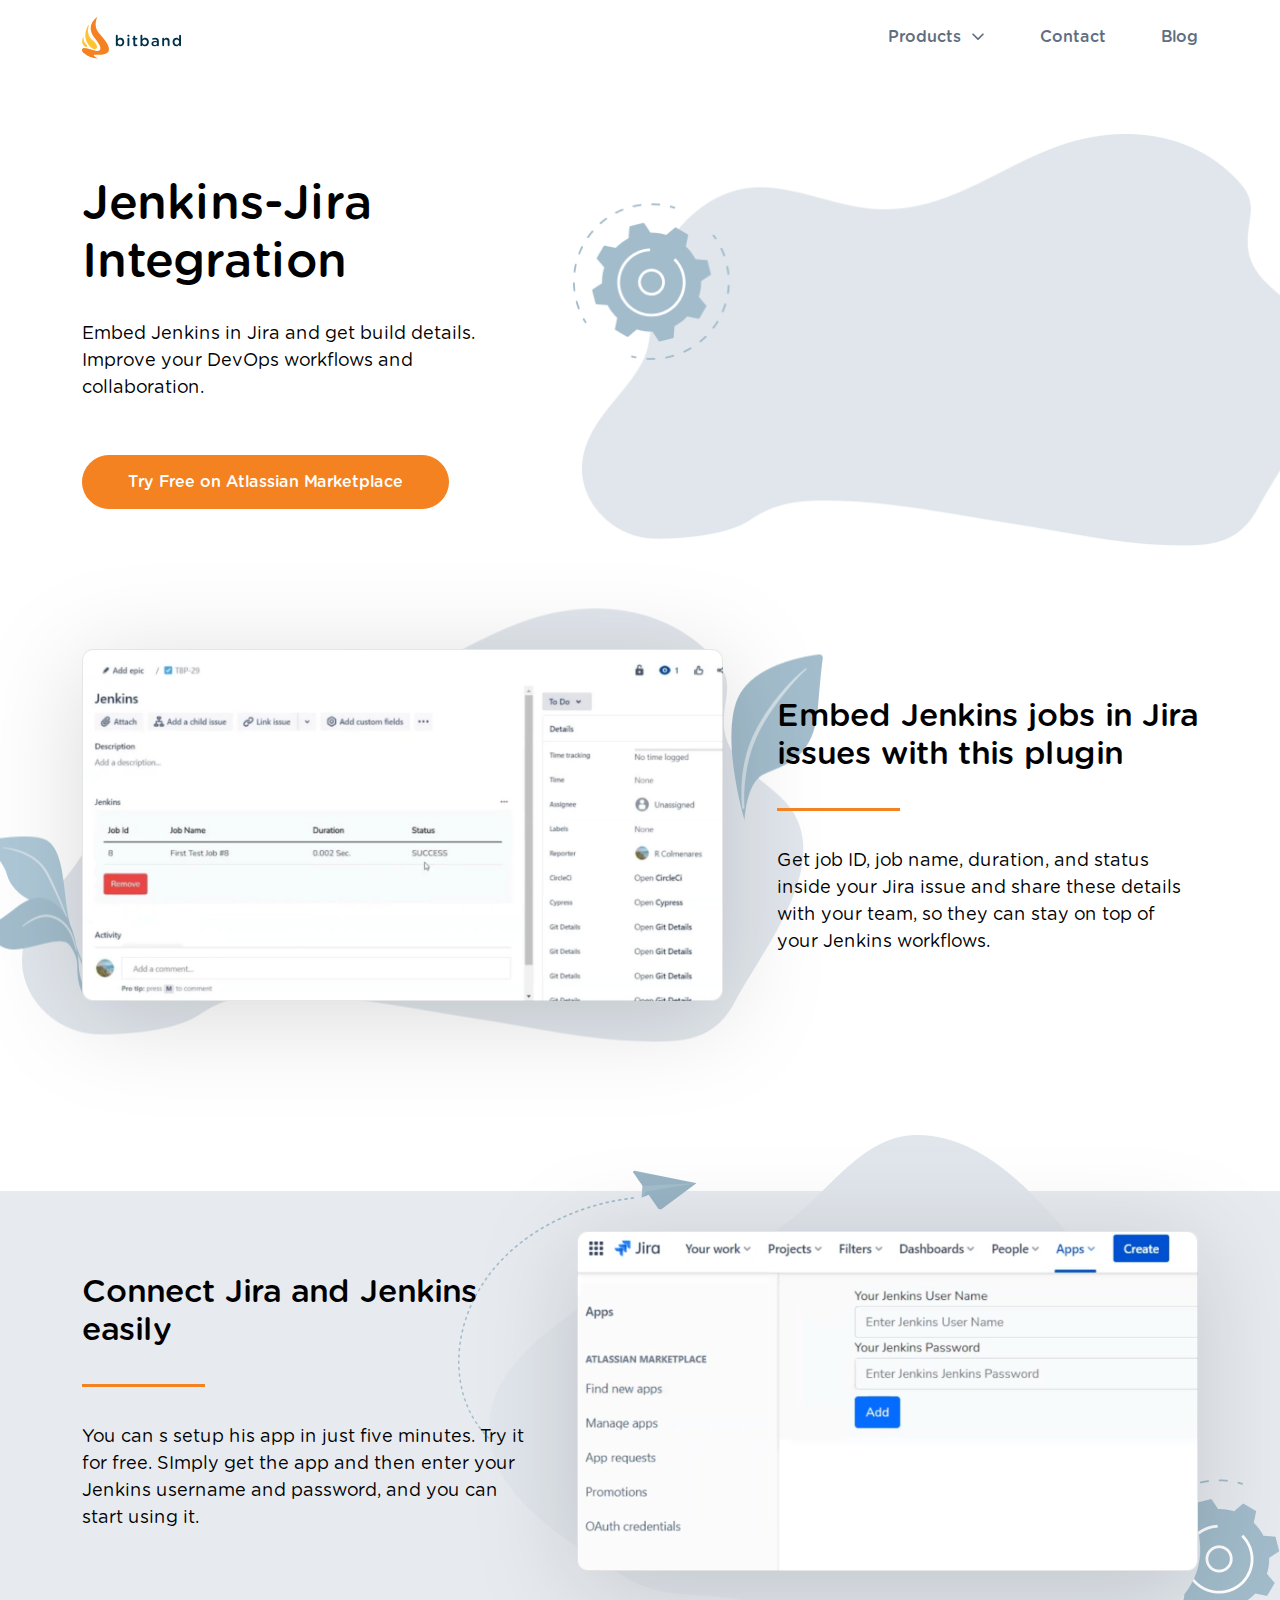
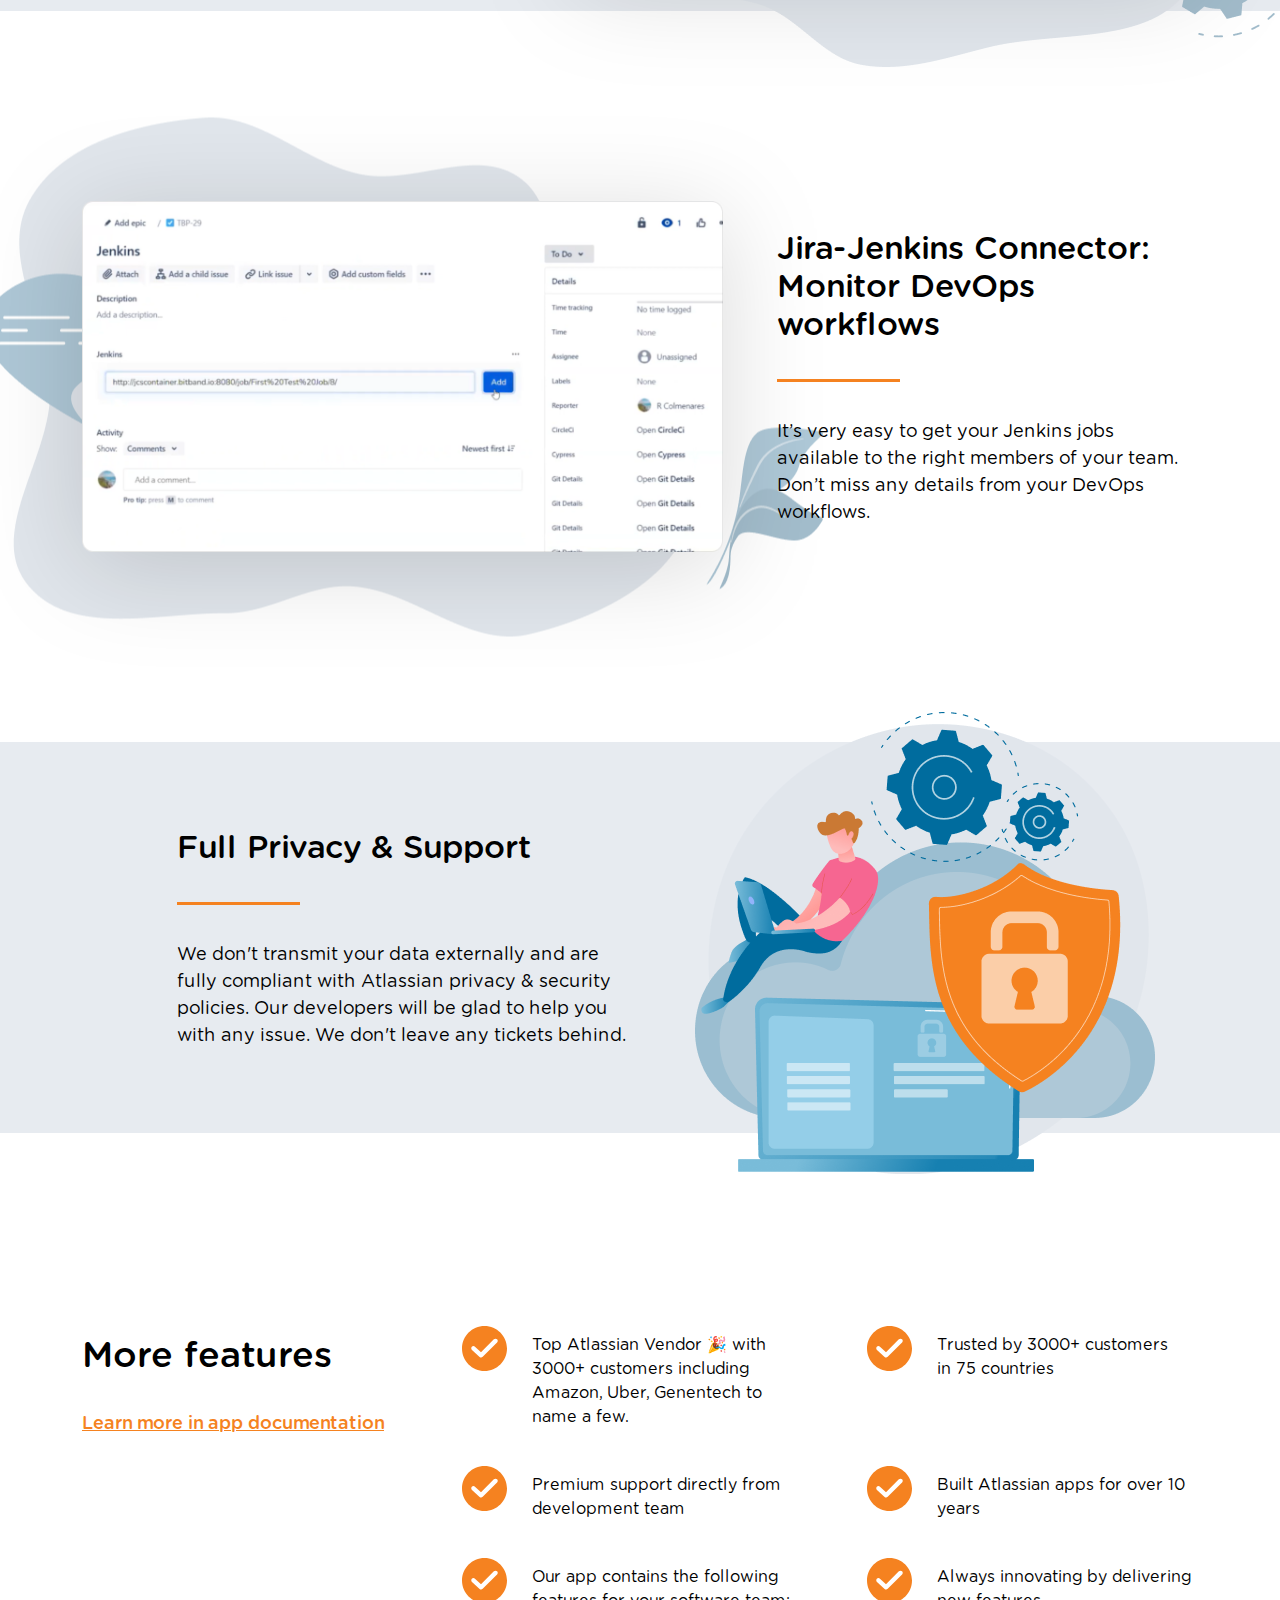
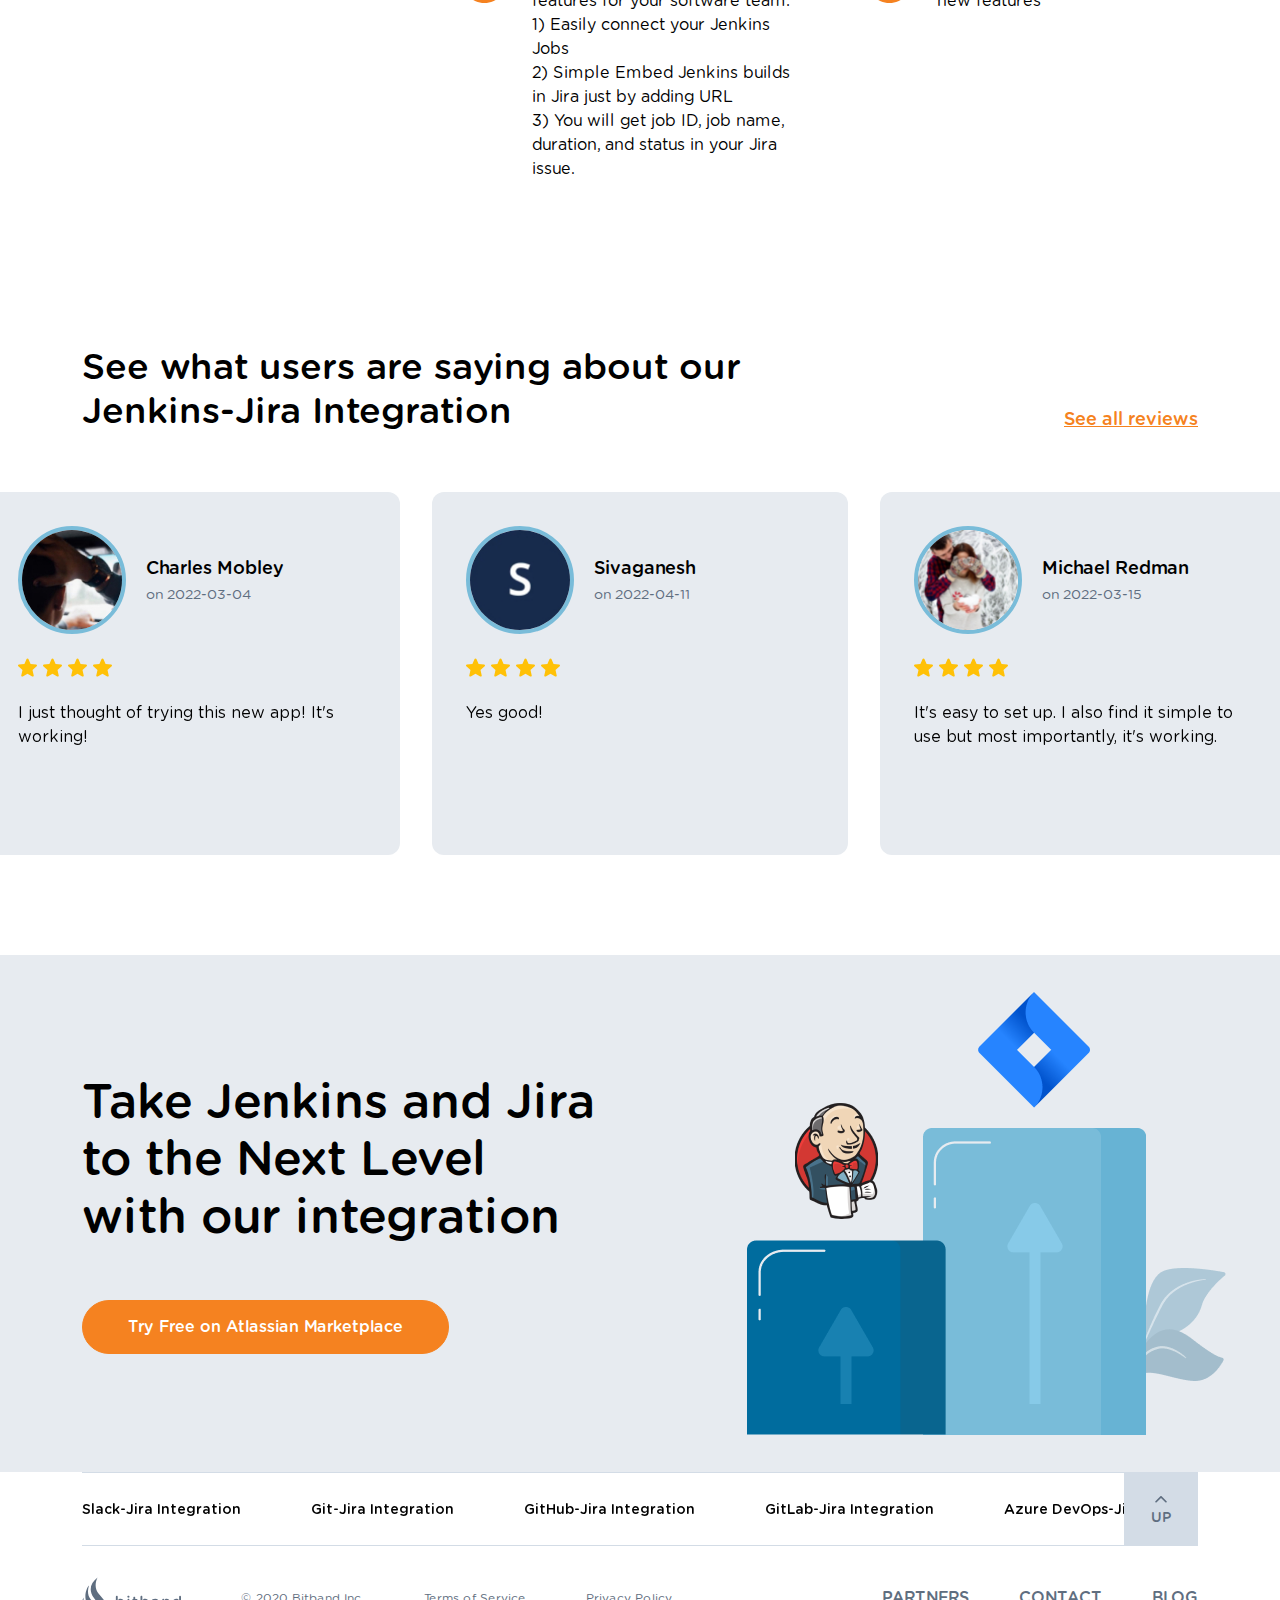
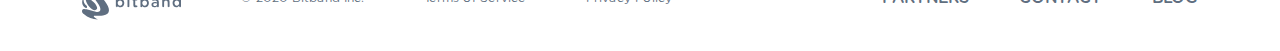
<file: jenkins-jira-integration.html>
<!DOCTYPE html>
<html lang="en">

<head>
    <meta charset="UTF-8">
    <meta http-equiv="X-UA-Compatible" content="IE=edge">
    <meta name="viewport" content="width=device-width, initial-scale=1.0">
    <title>Jenkins-Jira Integration</title>
    <link rel="apple-touch-icon-precomposed" href="favicon/favico.png" />
    <link rel="icon" href="favicon/favico.png">
    <link rel="stylesheet" href="css/lib/bootstrap.min.css">
    <link rel="stylesheet" href="css/lib/slick.css">
    <link rel="stylesheet" href="css/style.css">
</head>

<body>

    <div class="pagewrapper">
        <header class="header">
            <div class="container">
                <div class="row align-items-center">
                    <div class="col-lg-4">
                        <div class="header__logo">
                            <a href="#"><img src="img/logo.svg" alt="logo"></a>
                        </div>
                    </div>
                    <div class="col-lg-8">
                        <div class="header__nav">
                            <ul>
                                <li class="sublink">
                                    <a href="#">Products</a>
                                    <ul class="sublist">
                                        <li><a href="azure-devops-jira-integration.html">Azure
                                                DevOps-Jira Integration</a></li>
                                        <li><a href="figma-jira-integration.html">Figma-Jira
                                                Integration</a></li>
                                        <li><a href="git-jira-integration.html">Git-Jira Integration</a>
                                        </li>
                                        <li><a href="github-jira-integration.html">GitHub-Jira
                                                Integration</a></li>
                                        <li><a href="gitlab-jira-integration.html">GitLab-Jira
                                                Integration</a></li>
                                        <li><a href="jenkins-jira-integration.html">Jenkins-Jira
                                                Integration</a></li>
                                        <li><a href="microsoft-teams-jira-integration.html">Microsoft
                                                Teams-Jira Integration</a></li>
                                        <li><a href="miro-jira-integration.html">Miro-Jira
                                                Integration</a></li>
                                        <li><a href="slack-jira-integration.html">Slack-Jira
                                                Integration</a></li>
                                    </ul>
                                </li>
                                <li><a href="#">Contact</a></li>
                                <li><a href="#">Blog</a></li>
                            </ul>
                            <a href="#" class="closemenu"><img src="img/close.svg" alt="close"></a>
                            <img class="animationimg" src="img/figanim.svg" alt="img">
                        </div>
                    </div>
                    <button class="burger">
                        <span></span>
                        <span></span>
                        <span></span>
                    </button>
                </div>
            </div>
        </header>

        <main class="main">
            <section class="product-welcomesect">
                <div class="container">
                    <div class="row justify-content-between">
                        <div class="col-lg-5">
                            <div class="product-welcomesect__texts">
                                <h1>
                                    Jenkins-Jira
                                    Integration
                                </h1>
                                <div class="descr">
                                    <p>
                                        Embed Jenkins in Jira and get build details.<br>Improve your DevOps workflows
                                        and collaboration.
                                    </p>
                                </div>
                                <a href="#" class="orangebtn">Try Free on Atlassian Marketplace</a>
                            </div>
                        </div>
                        <div class="col-lg-6">
                            <div class="product-welcomesect__video">
                                <img class="videobgpic" src="img/prodpic1.png" alt="img">
                                <div class="ratio ratio-16x9">
                                    <iframe src="https://www.youtube.com/embed/WM3dUqH9OsA" title="YouTube video player"
                                        frameborder="0"
                                        allow="accelerometer; autoplay; clipboard-write; encrypted-media; gyroscope; picture-in-picture"
                                        allowfullscreen></iframe>
                                </div>
                            </div>
                        </div>
                    </div>
                </div>
            </section>

            <section class="product-infosects">

                <div class="product__row-wrapper">

                    <div class="product__row">
                        <div class="container">
                            <div class="row align-items-center">
                                <div class="col-lg-7">
                                    <div class="product__rowpic">
                                        <img class="mainpic" src="img/jjscreen1.png" alt="product screen">
                                        <img class="bgpic" src="img/prodscreenbg1.png" alt="product bg">
                                    </div>
                                </div>
                                <div class="col-lg-5">
                                    <div class="product__rowdescr">
                                        <h3>
                                            Embed Jenkins jobs in Jira issues with this plugin
                                        </h3>
                                        <div class="descr">
                                            <p>
                                                Get job ID, job name, duration, and status inside your Jira issue and
                                                share these details with your team, so they can stay on top of your
                                                Jenkins workflows.
                                            </p>
                                        </div>
                                    </div>
                                </div>
                            </div>
                        </div>
                    </div>
                    <div class="product__row">
                        <div class="container">
                            <div class="row align-items-center">
                                <div class="col-lg-7">
                                    <div class="product__rowpic">
                                        <img class="mainpic" src="img/jjscreen2.png" alt="product screen">
                                        <img class="bgpic" src="img/prodscreenbg2.png" alt="product bg">
                                    </div>
                                </div>
                                <div class="col-lg-5">
                                    <div class="product__rowdescr">
                                        <h3>
                                            Connect Jira and Jenkins easily
                                        </h3>
                                        <div class="descr">
                                            <p>
                                                You can s setup his app in just five minutes. Try it for free. SImply
                                                get the app and then enter your Jenkins username and password, and you
                                                can start using it.
                                            </p>
                                        </div>
                                    </div>
                                </div>
                            </div>
                        </div>
                    </div>
                    <div class="product__row">
                        <div class="container">
                            <div class="row align-items-center">
                                <div class="col-lg-7">
                                    <div class="product__rowpic">
                                        <img class="mainpic" src="img/jjscreen3.png" alt="product screen">
                                        <img class="bgpic" src="img/prodscreenbg3.png" alt="product bg">
                                    </div>
                                </div>
                                <div class="col-lg-5">
                                    <div class="product__rowdescr">
                                        <h3>
                                            Jira-Jenkins Connector: Monitor DevOps workflows
                                        </h3>
                                        <div class="descr">
                                            <p>
                                                It’s very easy to get your Jenkins jobs available to the right members
                                                of your team. Don’t miss any details from your DevOps workflows.
                                            </p>
                                        </div>
                                    </div>
                                </div>
                            </div>
                        </div>
                    </div>
                    <div class="product__row illustrationcenter">
                        <div class="container">
                            <div class="row align-items-center">
                                <div class="col-lg-6">
                                    <div class="product__rowpic">
                                        <img class="illustration" src="img/prodscreen4.png" alt="product screen">
                                    </div>
                                </div>
                                <div class="col-lg-5 offset-lg-1">
                                    <div class="product__rowdescr">
                                        <h3>
                                            Full Privacy & Support
                                        </h3>
                                        <div class="descr">
                                            <p>
                                                We don't transmit your data externally and are fully compliant with
                                                Atlassian privacy & security policies. Our developers will be glad to
                                                help you with any issue. We don't leave any tickets behind.
                                            </p>
                                        </div>
                                    </div>
                                </div>
                            </div>
                        </div>
                    </div>

                </div>
            </section>

            <section class="product-listsection">
                <div class="container">
                    <div class="row">
                        <div class="col-xl-4">
                            <div class="prlistsect__left">
                                <h3>More features</h3>
                                <a href="#">Learn more in app documentation</a>
                            </div>
                        </div>
                        <div class="col-xl-8">
                            <div class="prlistsect__right">
                                <ul>
                                    <li>
                                        Top Atlassian Vendor 🎉 with 3000+ customers including Amazon, Uber, Genentech
                                        to name a few.
                                    </li>
                                    <li>
                                        Trusted by 3000+ customers<br> in 75 countries
                                    </li>
                                    <li>
                                        Premium support directly from development team
                                    </li>
                                    <li>Built Atlassian apps for over 10 years
                                    </li>
                                    <li>
                                        Our app contains the following features for your software team: <br>
                                        1) Easily connect your Jenkins Jobs<br> 2) Simple Embed Jenkins builds in Jira
                                        just
                                        by adding URL<br>
                                        3) You will get job ID, job name, duration, and status in your Jira issue.
                                    </li>
                                    <li>Always innovating by delivering new features
                                    </li>
                                </ul>
                            </div>
                        </div>
                    </div>
                </div>
            </section>

            <section class="product-reviews">
                <div class="product-reviews__header">
                    <div class="container">
                        <div class="row align-items-end">
                            <div class="col-lg-8">
                                <h3>
                                    See what users are saying about our Jenkins-Jira Integration
                                </h3>
                            </div>
                            <div class="col-lg-4">
                                <div class="text-lg-end"><a href="#" class="orangelink">See all reviews</a></div>
                            </div>
                        </div>
                    </div>
                </div>
                <div class="reviewslider-wrapper">
                    <div class="reviewslider">
                        <div>
                            <a href="#">
                                <div class="reviewbox">
                                    <div class="reviewbox__header">
                                        <div class="avatar">
                                            <img src="img/jenkava1.jpg" alt="photo">
                                        </div>
                                        <div class="nameinfo">
                                            <p class="name">Sivaganesh </p>
                                            <p class="date">on 2022-04-11</p>
                                        </div>
                                    </div>
                                    <div class="reviewbox__body">
                                        <div class="rating">
                                            <img src="img/star.svg" alt="star">
                                            <img src="img/star.svg" alt="star">
                                            <img src="img/star.svg" alt="star">
                                            <img src="img/star.svg" alt="star">
                                        </div>
                                        <div class="description">
                                            <p>
                                                Yes good!
                                            </p>
                                        </div>
                                    </div>
                                </div>
                            </a>
                        </div>
                        <div>
                            <a href="#">
                                <div class="reviewbox">
                                    <div class="reviewbox__header">
                                        <div class="avatar">
                                            <img src="img/jenkava2.jpg" alt="photo">
                                        </div>
                                        <div class="nameinfo">
                                            <p class="name">Michael Redman </p>
                                            <p class="date">on 2022-03-15</p>
                                        </div>
                                    </div>
                                    <div class="reviewbox__body">
                                        <div class="rating">
                                            <img src="img/star.svg" alt="star">
                                            <img src="img/star.svg" alt="star">
                                            <img src="img/star.svg" alt="star">
                                            <img src="img/star.svg" alt="star">
                                        </div>
                                        <div class="description">
                                            <p>
                                                It's easy to set up. I also find it simple to use but most importantly, it's working.
                                            </p>
                                        </div>
                                    </div>
                                </div>
                            </a>
                        </div>
                        <div>
                            <a href="#">
                                <div class="reviewbox">
                                    <div class="reviewbox__header">
                                        <div class="avatar">
                                            <img src="img/jenkava3.jpg" alt="photo">
                                        </div>
                                        <div class="nameinfo">
                                            <p class="name">Charles Mobley </p>
                                            <p class="date">on 2022-03-04</p>
                                        </div>
                                    </div>
                                    <div class="reviewbox__body">
                                        <div class="rating">
                                            <img src="img/star.svg" alt="star">
                                            <img src="img/star.svg" alt="star">
                                            <img src="img/star.svg" alt="star">
                                            <img src="img/star.svg" alt="star">
                                        </div>
                                        <div class="description">
                                            <p>
                                                I just thought of trying this new app! It's working!
                                            </p>
                                        </div>
                                    </div>
                                </div>
                            </a>
                        </div>
                        <div>
                            <a href="#">
                                <div class="reviewbox">
                                    <div class="reviewbox__header">
                                        <div class="avatar">
                                            <img src="img/jenkava1.jpg" alt="photo">
                                        </div>
                                        <div class="nameinfo">
                                            <p class="name">Sivaganesh </p>
                                            <p class="date">on 2022-04-11</p>
                                        </div>
                                    </div>
                                    <div class="reviewbox__body">
                                        <div class="rating">
                                            <img src="img/star.svg" alt="star">
                                            <img src="img/star.svg" alt="star">
                                            <img src="img/star.svg" alt="star">
                                            <img src="img/star.svg" alt="star">
                                        </div>
                                        <div class="description">
                                            <p>
                                                Yes good!
                                            </p>
                                        </div>
                                    </div>
                                </div>
                            </a>
                        </div>
                        <div>
                            <a href="#">
                                <div class="reviewbox">
                                    <div class="reviewbox__header">
                                        <div class="avatar">
                                            <img src="img/jenkava2.jpg" alt="photo">
                                        </div>
                                        <div class="nameinfo">
                                            <p class="name">Michael Redman </p>
                                            <p class="date">on 2022-03-15</p>
                                        </div>
                                    </div>
                                    <div class="reviewbox__body">
                                        <div class="rating">
                                            <img src="img/star.svg" alt="star">
                                            <img src="img/star.svg" alt="star">
                                            <img src="img/star.svg" alt="star">
                                            <img src="img/star.svg" alt="star">
                                        </div>
                                        <div class="description">
                                            <p>
                                                It's easy to set up. I also find it simple to use but most importantly, it's working.
                                            </p>
                                        </div>
                                    </div>
                                </div>
                            </a>
                        </div>
                        <div>
                            <a href="#">
                                <div class="reviewbox">
                                    <div class="reviewbox__header">
                                        <div class="avatar">
                                            <img src="img/jenkava3.jpg" alt="photo">
                                        </div>
                                        <div class="nameinfo">
                                            <p class="name">Charles Mobley </p>
                                            <p class="date">on 2022-03-04</p>
                                        </div>
                                    </div>
                                    <div class="reviewbox__body">
                                        <div class="rating">
                                            <img src="img/star.svg" alt="star">
                                            <img src="img/star.svg" alt="star">
                                            <img src="img/star.svg" alt="star">
                                            <img src="img/star.svg" alt="star">
                                        </div>
                                        <div class="description">
                                            <p>
                                                I just thought of trying this new app! It's working!
                                            </p>
                                        </div>
                                    </div>
                                </div>
                            </a>
                        </div>
                    </div>
                </div>
            </section>

            <section class="tryfree">
                <div class="container">
                    <div class="row align-items-center">
                        <div class="col-lg-7">
                            <div class="tryfree__texts">
                                <h3>
                                    Take Jenkins and Jira<br> to the Next Level<br> with our integration
                                </h3>
                                <a href="#" class="orangebtn">Try Free on Atlassian Marketplace</a>
                            </div>
                        </div>
                        <div class="col-lg-5">
                            <div class="imgwrap">
                                <img src="img/tryfree6.png" alt="img">
                            </div>
                        </div>
                    </div>
                </div>
            </section>


        </main>

        <footer class="footer">
            <div class="container">
                <div class="footer__topsect">
                    <div class="footlistsl">
                        <div class="footertext-slider">
                            <div><a href="#">Slack-Jira Integration</a></div>
                            <div><a href="#">Git-Jira Integration</a></div>
                            <div><a href="#">GitHub-Jira Integration</a></div>
                            <div><a href="#">GitLab-Jira Integration</a></div>
                            <div><a href="#">Azure DevOps-Jira Integration</a></div>
                            <div><a href="#">Jenkins-Jira Integration</a></div>
                            <div><a href="#">Figma-Jira Integration</a></div>
                            <div><a href="#">Miro-Jira Integration</a></div>
                            <div><a href="#">Microsoft Teams-Jira Integration</a></div>
                        </div>
                    </div>
                    <div class="up">
                        <span>
                            <img src="img/totop.svg" alt="img">
                            up
                        </span>
                    </div>
                </div>
                <div class="footer__bottsect">
                    <div class="row align-items-center">
                        <div class="col-lg-8">
                            <div class="footer__bottsect-left">
                                <a href="#" class="footer__logo"><img src="img/logo-footer.svg" alt="logo"></a>
                                <ul>
                                    <li>© 2020 Bitband Inc.</li>
                                    <li><a href="#">Terms of Service</a></li>
                                    <li><a href="#">Privacy Policy</a></li>
                                </ul>
                            </div>
                        </div>
                        <div class="col-lg-4">
                            <div class="footer__bottsect-right">
                                <a href="#" class="footer__logo mobile"><img src="img/logo-footer.svg" alt="logo"></a>
                                <ul>
                                    <li><a href="#">PARTNERS</a></li>
                                    <li><a href="#">Contact</a></li>
                                    <li><a href="#">Blog</a></li>
                                </ul>
                            </div>
                        </div>
                    </div>
                </div>
            </div>
        </footer>
    </div>


    <script src="js/lib/jquery.js"></script>
    <script src="js/lib/slick.min.js"></script>
    <script src="js/common.js"></script>
</body>

</html>
</file>
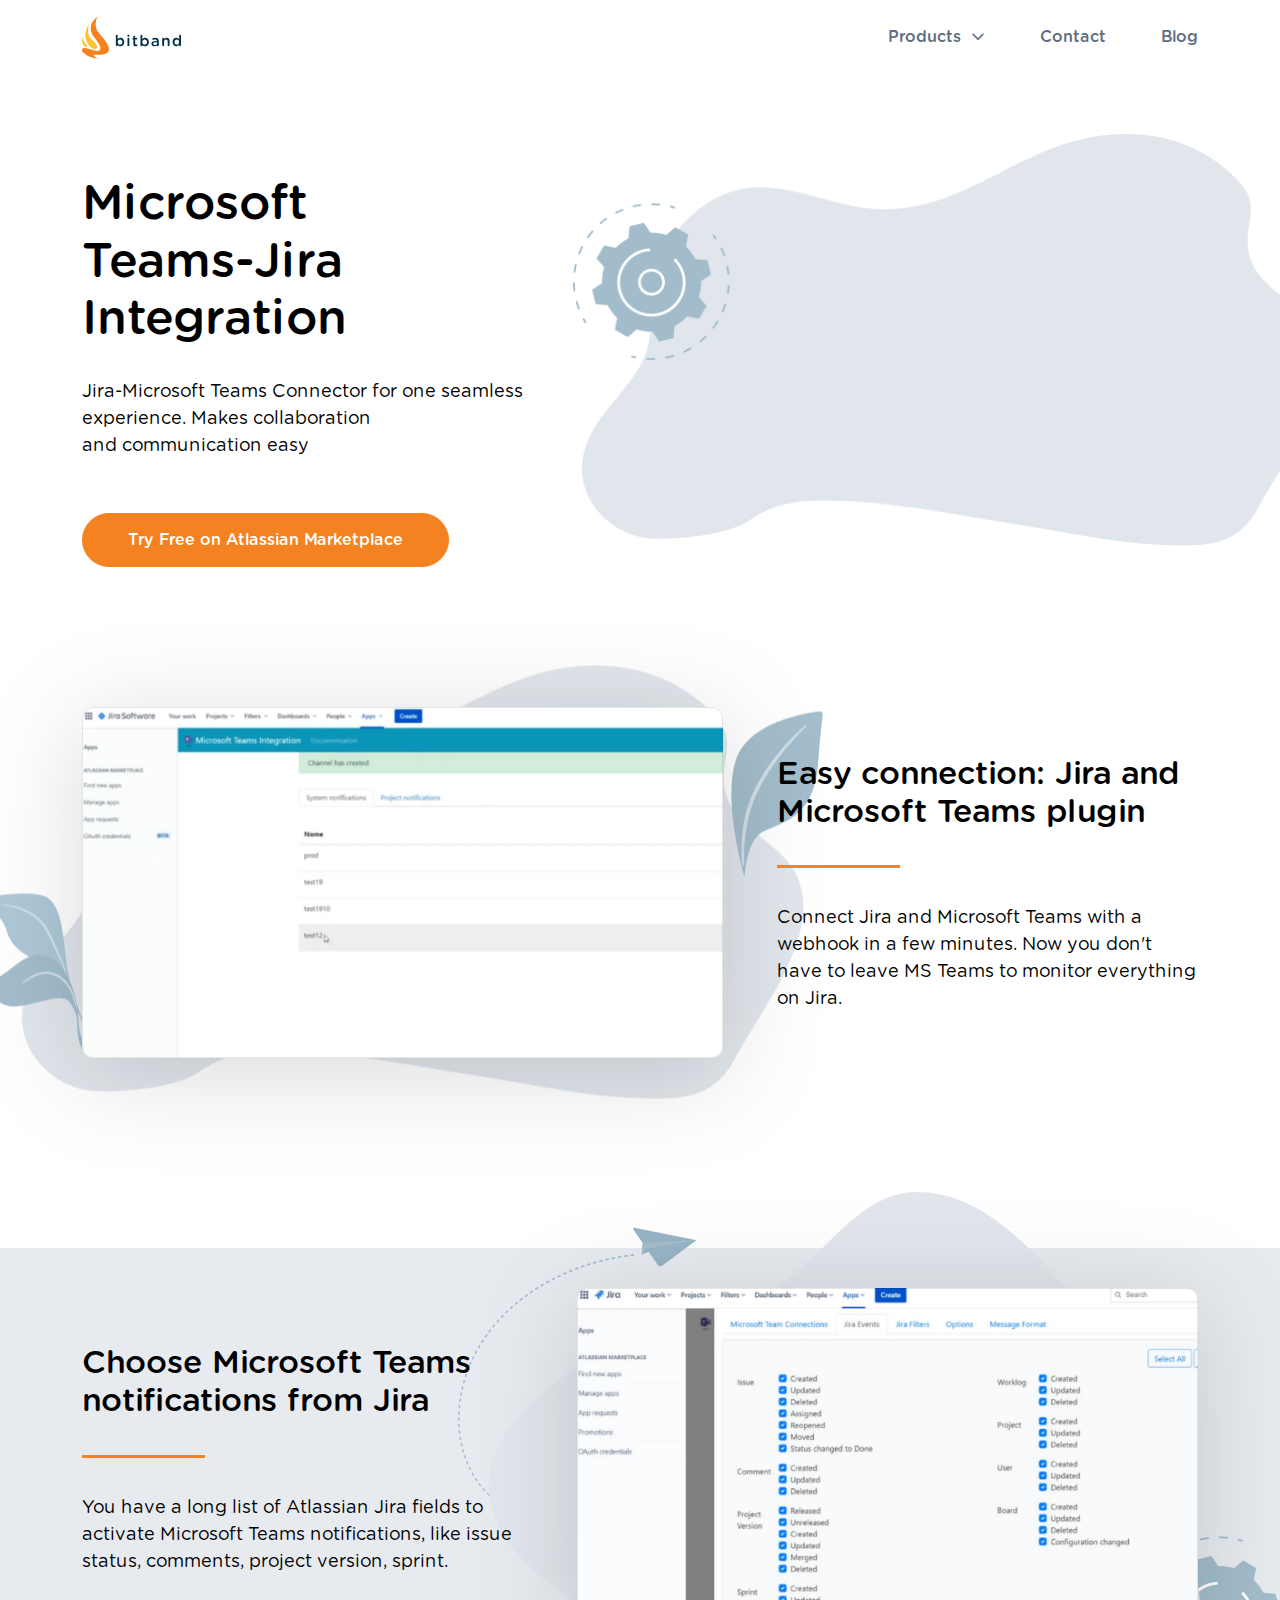
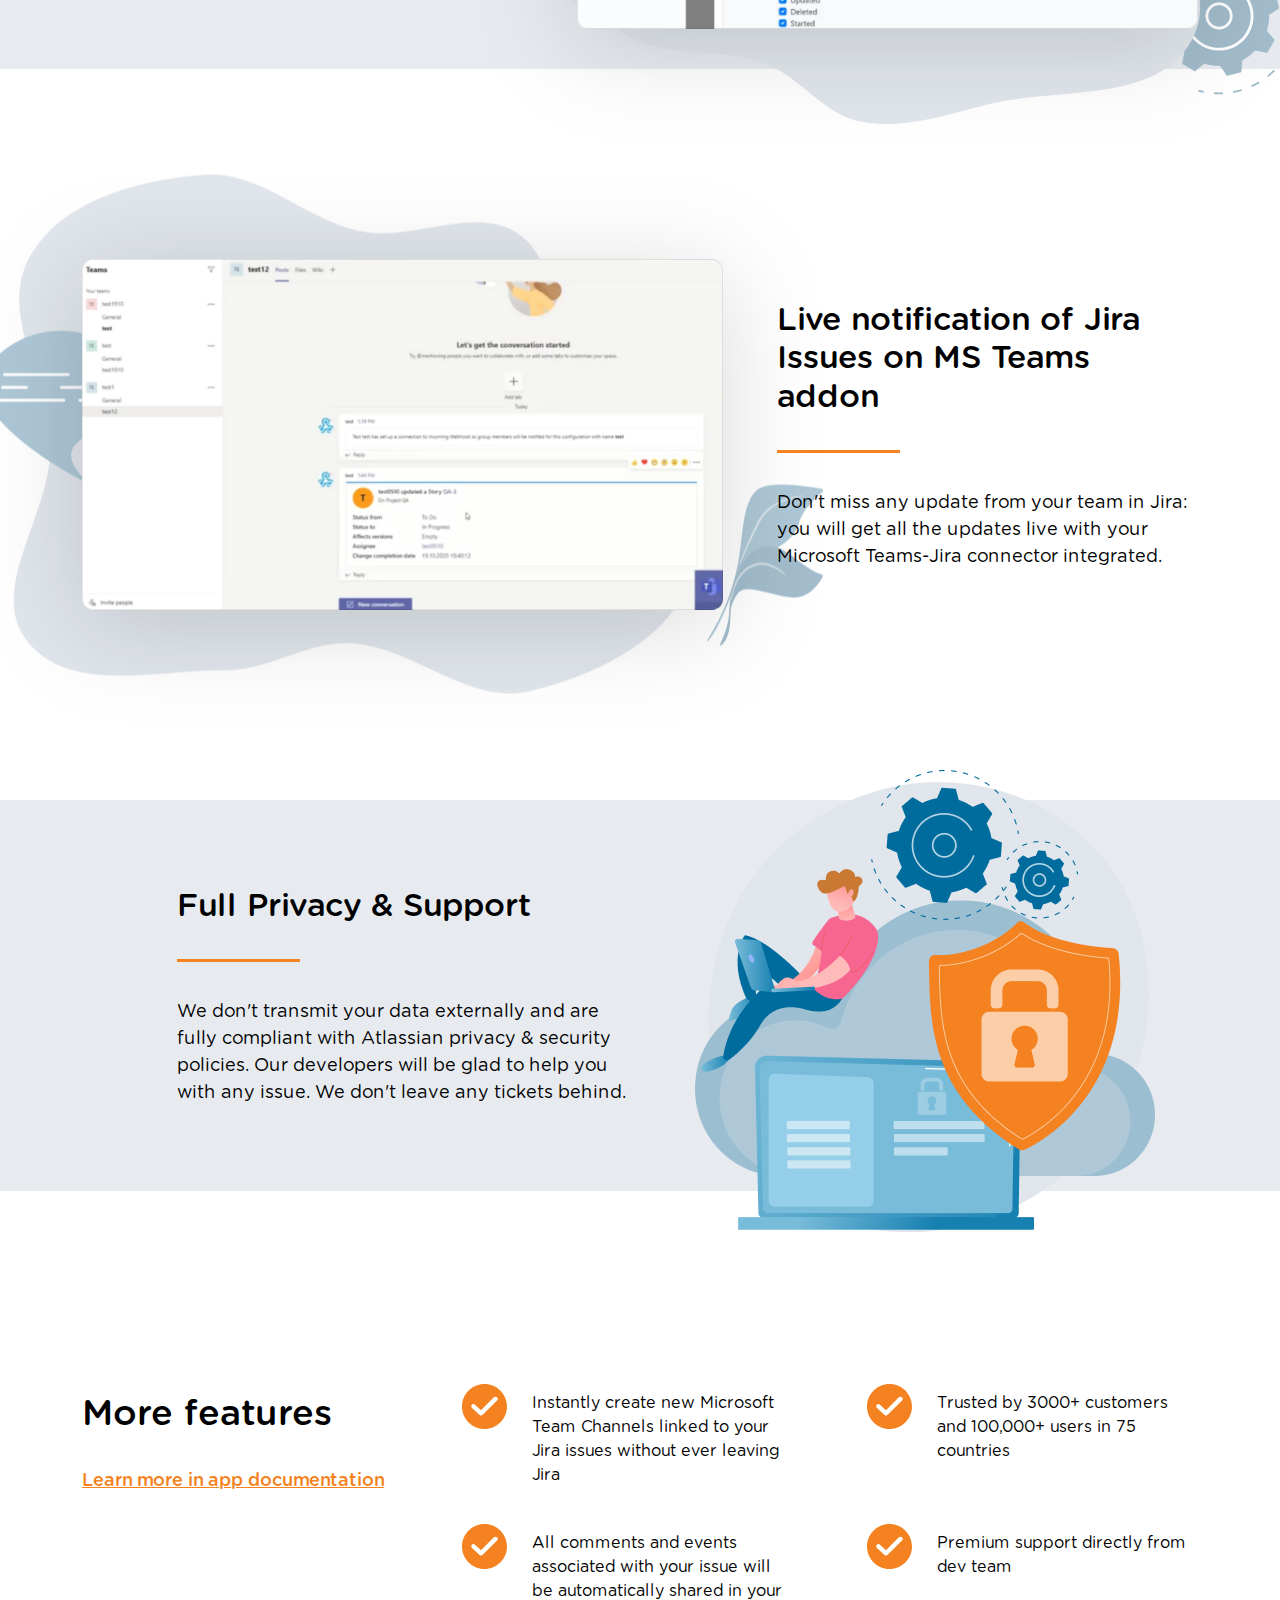
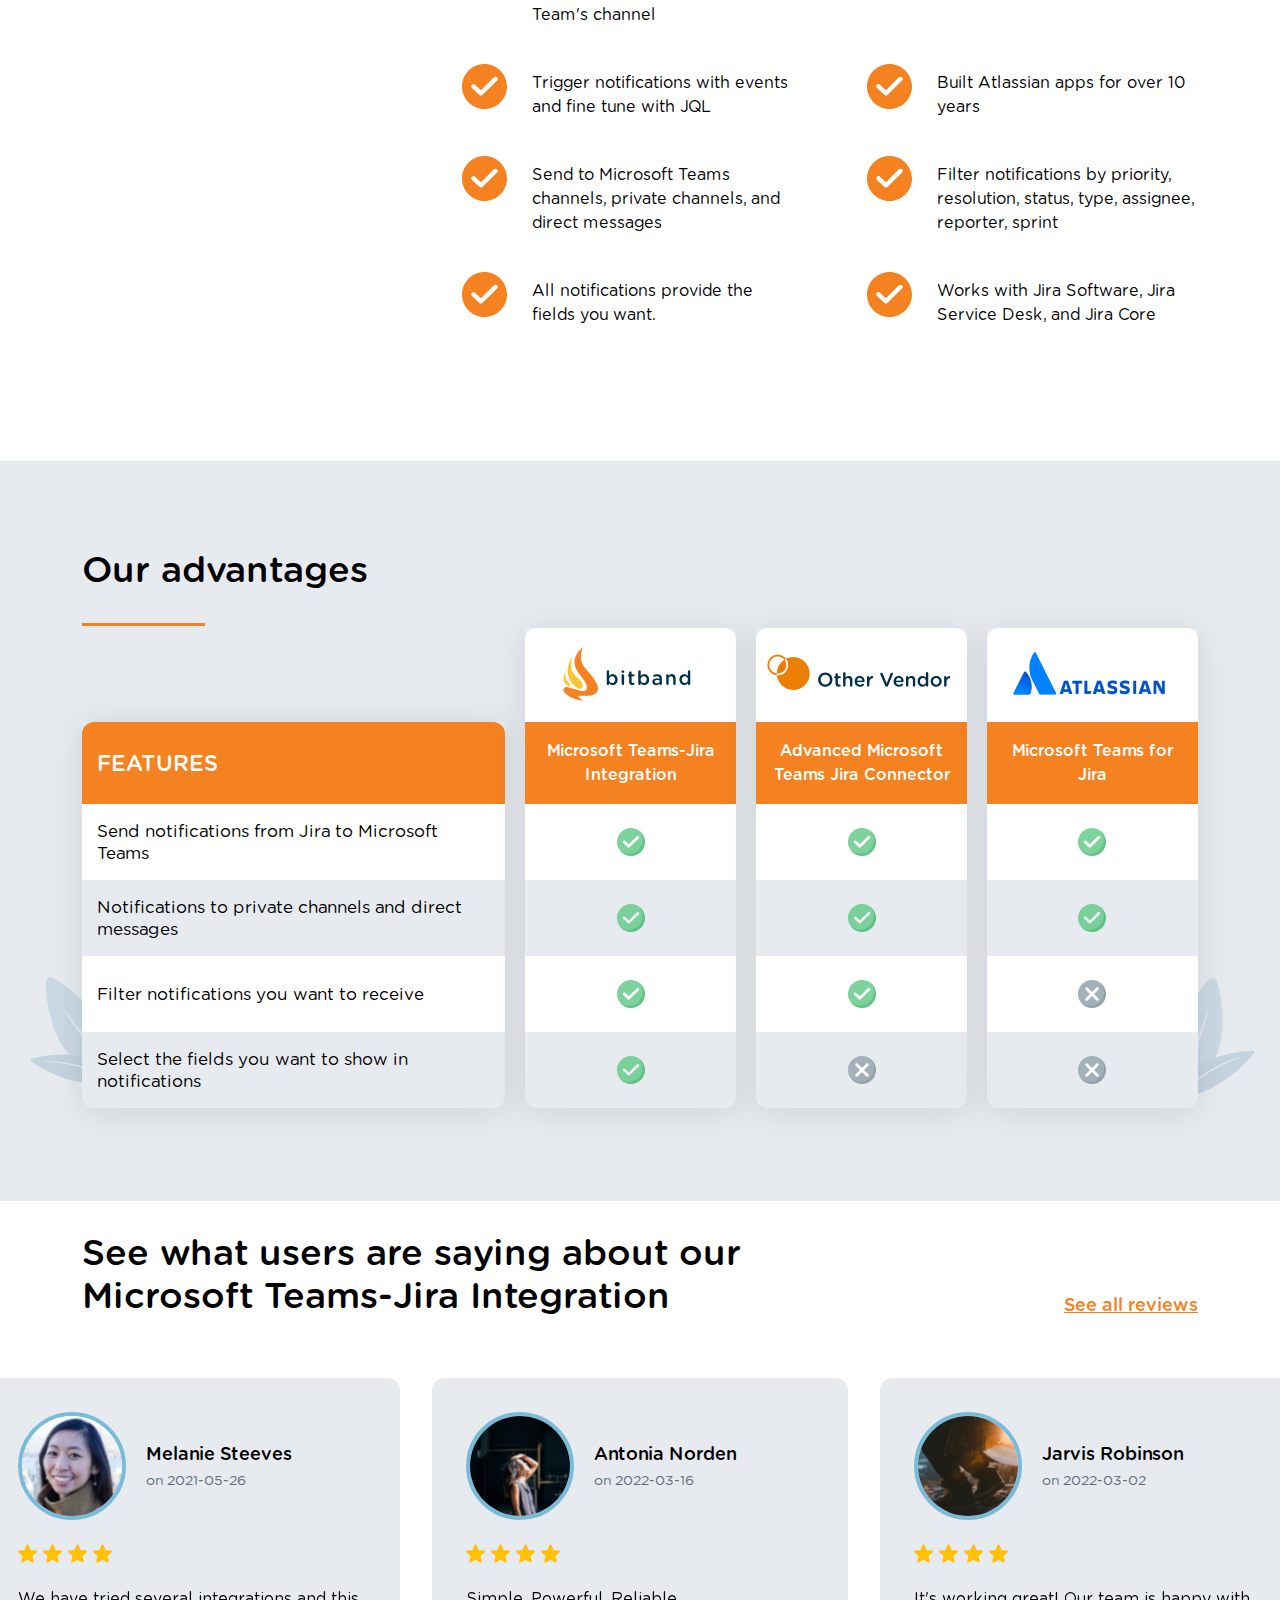
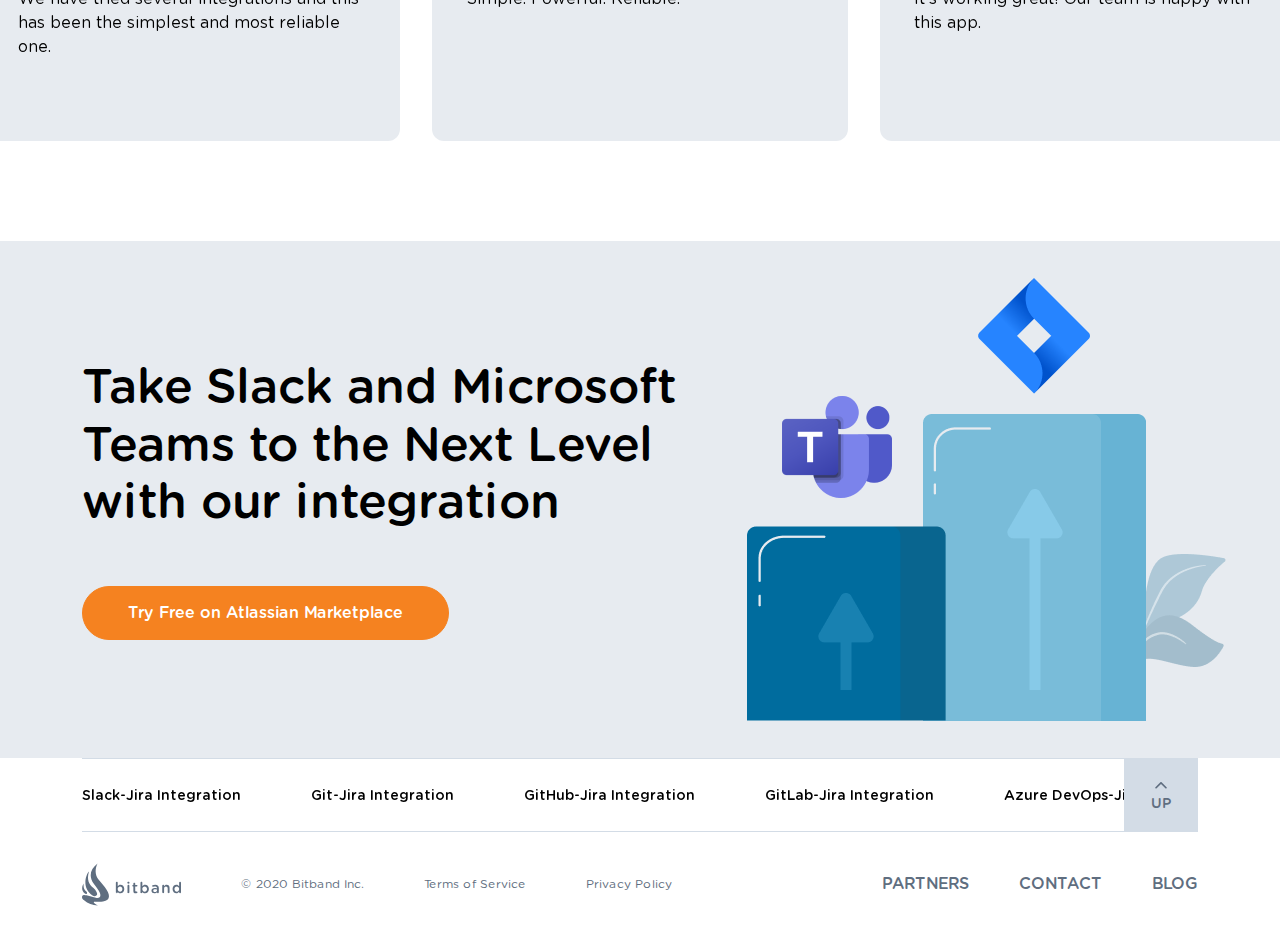
<file: microsoft-teams-jira-integration.html>
<!DOCTYPE html>
<html lang="en">

<head>
    <meta charset="UTF-8">
    <meta http-equiv="X-UA-Compatible" content="IE=edge">
    <meta name="viewport" content="width=device-width, initial-scale=1.0">
    <title>Microsoft Teams-Jira Integration</title>
    <link rel="apple-touch-icon-precomposed" href="favicon/favico.png" />
    <link rel="icon" href="favicon/favico.png">
    <link rel="stylesheet" href="css/lib/bootstrap.min.css">
    <link rel="stylesheet" href="css/lib/slick.css">
    <link rel="stylesheet" href="css/style.css">
    <link rel="stylesheet" href="css/new.css">
</head>

<body>

    <div class="pagewrapper">
        <header class="header">
            <div class="container">
                <div class="row align-items-center">
                    <div class="col-lg-4">
                        <div class="header__logo">
                            <a href="#"><img src="img/logo.svg" alt="logo"></a>
                        </div>
                    </div>
                    <div class="col-lg-8">
                        <div class="header__nav">
                            <ul>
                                <li class="sublink">
                                    <a href="#">Products</a>
                                    <ul class="sublist">
                                        <li><a href="azure-devops-jira-integration.html">Azure
                                                DevOps-Jira Integration</a></li>
                                        <li><a href="figma-jira-integration.html">Figma-Jira
                                                Integration</a></li>
                                        <li><a href="git-jira-integration.html">Git-Jira Integration</a>
                                        </li>
                                        <li><a href="github-jira-integration.html">GitHub-Jira
                                                Integration</a></li>
                                        <li><a href="gitlab-jira-integration.html">GitLab-Jira
                                                Integration</a></li>
                                        <li><a href="jenkins-jira-integration.html">Jenkins-Jira
                                                Integration</a></li>
                                        <li><a href="microsoft-teams-jira-integration.html">Microsoft
                                                Teams-Jira Integration</a></li>
                                        <li><a href="miro-jira-integration.html">Miro-Jira
                                                Integration</a></li>
                                        <li><a href="slack-jira-integration.html">Slack-Jira
                                                Integration</a></li>
                                    </ul>
                                </li>
                                <li><a href="#">Contact</a></li>
                                <li><a href="#">Blog</a></li>
                            </ul>
                            <a href="#" class="closemenu"><img src="img/close.svg" alt="close"></a>
                            <img class="animationimg" src="img/figanim.svg" alt="img">
                        </div>
                    </div>
                    <button class="burger">
                        <span></span>
                        <span></span>
                        <span></span>
                    </button>
                </div>
            </div>
        </header>

        <main class="main">
            <section class="product-welcomesect">
                <div class="container">
                    <div class="row justify-content-between">
                        <div class="col-lg-5">
                            <div class="product-welcomesect__texts">
                                <h1>
                                    Microsoft <br>Teams-Jira Integration
                                </h1>
                                <div class="descr">
                                    <p>
                                        Jira-Microsoft Teams Connector for one seamless experience. Makes
                                        collaboration<br>and communication easy
                                    </p>
                                </div>
                                <a href="#" class="orangebtn">Try Free on Atlassian Marketplace</a>
                            </div>
                        </div>
                        <div class="col-lg-6">
                            <div class="product-welcomesect__video">
                                <img class="videobgpic" src="img/prodpic1.png" alt="img">
                                <div class="ratio ratio-16x9">
                                    <iframe src="https://www.youtube.com/embed/3b0myV64zIg" title="YouTube video player"
                                        frameborder="0"
                                        allow="accelerometer; autoplay; clipboard-write; encrypted-media; gyroscope; picture-in-picture"
                                        allowfullscreen></iframe>
                                </div>
                            </div>
                        </div>
                    </div>
                </div>
            </section>

            <section class="product-infosects">

                <div class="product__row-wrapper">

                    <div class="product__row">
                        <div class="container">
                            <div class="row align-items-center">
                                <div class="col-lg-7">
                                    <div class="product__rowpic">
                                        <img class="mainpic" src="img/mjscreen1.png" alt="product screen">
                                        <img class="bgpic" src="img/prodscreenbg1.png" alt="product bg">
                                    </div>
                                </div>
                                <div class="col-lg-5">
                                    <div class="product__rowdescr">
                                        <h3>
                                            Easy connection: Jira and Microsoft Teams plugin
                                        </h3>
                                        <div class="descr">
                                            <p>
                                                Connect Jira and Microsoft Teams with a webhook in a few minutes. Now
                                                you don't have to leave MS Teams to monitor everything on Jira.
                                            </p>
                                        </div>
                                    </div>
                                </div>
                            </div>
                        </div>
                    </div>
                    <div class="product__row">
                        <div class="container">
                            <div class="row align-items-center">
                                <div class="col-lg-7">
                                    <div class="product__rowpic">
                                        <img class="mainpic" src="img/mjscreen2.png" alt="product screen">
                                        <img class="bgpic" src="img/prodscreenbg2.png" alt="product bg">
                                    </div>
                                </div>
                                <div class="col-lg-5">
                                    <div class="product__rowdescr">
                                        <h3>
                                            Choose Microsoft Teams notifications from Jira
                                        </h3>
                                        <div class="descr">
                                            <p>
                                                You have a long list of Atlassian Jira fields to activate Microsoft
                                                Teams notifications, like issue status, comments, project version,
                                                sprint.
                                            </p>
                                        </div>
                                    </div>
                                </div>
                            </div>
                        </div>
                    </div>
                    <div class="product__row">
                        <div class="container">
                            <div class="row align-items-center">
                                <div class="col-lg-7">
                                    <div class="product__rowpic">
                                        <img class="mainpic" src="img/mjscreen3.png" alt="product screen">
                                        <img class="bgpic" src="img/prodscreenbg3.png" alt="product bg">
                                    </div>
                                </div>
                                <div class="col-lg-5">
                                    <div class="product__rowdescr">
                                        <h3>
                                            Live notification of Jira Issues on MS Teams addon
                                        </h3>
                                        <div class="descr">
                                            <p>
                                                Don't miss any update from your team in Jira: you will get all the
                                                updates live with your Microsoft Teams-Jira connector integrated.
                                            </p>
                                        </div>
                                    </div>
                                </div>
                            </div>
                        </div>
                    </div>
                    <div class="product__row illustrationcenter">
                        <div class="container">
                            <div class="row align-items-center">
                                <div class="col-lg-6">
                                    <div class="product__rowpic">
                                        <img class="illustration" src="img/prodscreen4.png" alt="product screen">
                                    </div>
                                </div>
                                <div class="col-lg-5 offset-lg-1">
                                    <div class="product__rowdescr">
                                        <h3>
                                            Full Privacy & Support
                                        </h3>
                                        <div class="descr">
                                            <p>
                                                We don't transmit your data externally and are fully compliant with
                                                Atlassian privacy & security policies. Our developers will be glad to
                                                help you with any issue. We don't leave any tickets behind.
                                            </p>
                                        </div>
                                    </div>
                                </div>
                            </div>
                        </div>
                    </div>

                </div>
            </section>

            <section class="product-listsection">
                <div class="container">
                    <div class="row">
                        <div class="col-xl-4">
                            <div class="prlistsect__left">
                                <h3>More features</h3>
                                <a href="#">Learn more in app documentation</a>
                            </div>
                        </div>
                        <div class="col-xl-8">
                            <div class="prlistsect__right">
                                <ul>
                                    <li>
                                        Instantly create new Microsoft Team Channels linked to your Jira issues without
                                        ever leaving Jira
                                    </li>
                                    <li>
                                        Trusted by 3000+ customers and 100,000+ users in 75 countries
                                    </li>
                                    <li>
                                        All comments and events associated with your issue will be automatically shared
                                        in your Team's channel
                                    </li>
                                    <li>Premium support directly from dev team</li>
                                    <li>Trigger notifications with events and fine tune with JQL</li>
                                    <li>Built Atlassian apps for over 10 years</li>
                                    <li>Send to Microsoft Teams channels, private channels, and direct messages</li>
                                    <li>Filter notifications by priority, resolution, status, type, assignee, reporter,
                                        sprint</li>
                                    <li>All notifications provide the fields you want.</li>
                                    <li>Works with Jira Software, Jira Service Desk, and Jira Core </li>
                                </ul>
                            </div>
                        </div>
                    </div>
                </div>
            </section>

            <section class="advantages">
                <div class="container">
                    <h3>Our advantages</h3>
                    <div class="advantages__tablewrapper">
                        <div class="advantages__table">
                            <div class="advantages__leftsect">
                                <div class="tablecolwrap">
                                    <div class="advantagestable__head">
                                        <p>Features</p>
                                    </div>
                                    <div class="advantagestable__body">
                                        <ul>
                                            <li>Send notifications from Jira to Microsoft Teams</li>
                                            <li>Notifications to private channels and direct messages</li>
                                            <li>Filter notifications you want to receive</li>
                                            <li>Select the fields you want to show in notifications</li>
                                        </ul>
                                    </div>
                                </div>
                            </div>

                            <div class="advantages__col">
                                <div class="tablecolwrap">
                                    <div class="advantagestable__title">
                                        <img src="img/new/tablelogo1.png" alt="bitband">
                                    </div>
                                    <div class="advantagestable__head">
                                        <p>Microsoft Teams-Jira Integration</p>
                                    </div>
                                    <div class="advantagestable__body">
                                        <ul>
                                            <li><img src="img/new/tablcheck.png" alt="img"></li>
                                            <li><img src="img/new/tablcheck.png" alt="img"></li>
                                            <li><img src="img/new/tablcheck.png" alt="img"></li>
                                            <li><img src="img/new/tablcheck.png" alt="img"></li>
                                        </ul>
                                    </div>
                                </div>
                            </div>
                            <div class="advantages__col">
                                <div class="tablecolwrap">
                                    <div class="advantagestable__title">
                                        <img src="img/new/tablelogo2.png" alt="bitband">
                                    </div>
                                    <div class="advantagestable__head">
                                        <p>
                                            Advanced Microsoft Teams Jira Connector
                                        </p>
                                    </div>
                                    <div class="advantagestable__body">
                                        <ul>
                                            <li><img src="img/new/tablcheck.png" alt="img"></li>
                                            <li><img src="img/new/tablcheck.png" alt="img"></li>
                                            <li><img src="img/new/tablcheck.png" alt="img"></li>
                                            <li><img src="img/new/tablcancel.png" alt="img"></li>
                                        </ul>
                                    </div>
                                </div>
                            </div>
                            <div class="advantages__col">
                                <div class="tablecolwrap">
                                    <div class="advantagestable__title">
                                        <img src="img/new/tablelogo3.png" alt="bitband">
                                    </div>
                                    <div class="advantagestable__head">
                                        <p>
                                            Microsoft Teams for Jira
                                        </p>
                                    </div>
                                    <div class="advantagestable__body">
                                        <ul>
                                            <li><img src="img/new/tablcheck.png" alt="img"></li>
                                            <li><img src="img/new/tablcheck.png" alt="img"></li>
                                            <li><img src="img/new/tablcancel.png" alt="img"></li>
                                            <li><img src="img/new/tablcancel.png" alt="img"></li>
                                        </ul>
                                    </div>
                                </div>
                            </div>

                            <img class="tbel2" src="img/new/tableel2.png" alt="img">
                            <img class="tbel1" src="img/new/tableel1.png" alt="img">
                        </div>
                    </div>
                </div>
            </section>

            <section class="product-reviews">
                <div class="product-reviews__header">
                    <div class="container">
                        <div class="row align-items-end">
                            <div class="col-lg-8">
                                <h3>
                                    See what users are saying about our Microsoft Teams-Jira Integration
                                </h3>
                            </div>
                            <div class="col-lg-4">
                                <div class="text-lg-end"><a href="#" class="orangelink">See all reviews</a></div>
                            </div>
                        </div>
                    </div>
                </div>
                <div class="reviewslider-wrapper">
                    <div class="reviewslider">
                        <div>
                            <a href="#">
                                <div class="reviewbox">
                                    <div class="reviewbox__header">
                                        <div class="avatar">
                                            <img src="img/microsofttjava1.jpg" alt="photo">
                                        </div>
                                        <div class="nameinfo">
                                            <p class="name">Antonia Norden </p>
                                            <p class="date">on 2022-03-16</p>
                                        </div>
                                    </div>
                                    <div class="reviewbox__body">
                                        <div class="rating">
                                            <img src="img/star.svg" alt="star">
                                            <img src="img/star.svg" alt="star">
                                            <img src="img/star.svg" alt="star">
                                            <img src="img/star.svg" alt="star">
                                        </div>
                                        <div class="description">
                                            <p>
                                                Simple. Powerful. Reliable.
                                            </p>
                                        </div>
                                    </div>
                                </div>
                            </a>
                        </div>
                        <div>
                            <a href="#">
                                <div class="reviewbox">
                                    <div class="reviewbox__header">
                                        <div class="avatar">
                                            <img src="img/microsofttjava2.jpg" alt="photo">
                                        </div>
                                        <div class="nameinfo">
                                            <p class="name">Jarvis Robinson</p>
                                            <p class="date">on 2022-03-02</p>
                                        </div>
                                    </div>
                                    <div class="reviewbox__body">
                                        <div class="rating">
                                            <img src="img/star.svg" alt="star">
                                            <img src="img/star.svg" alt="star">
                                            <img src="img/star.svg" alt="star">
                                            <img src="img/star.svg" alt="star">
                                        </div>
                                        <div class="description">
                                            <p>
                                                It's working great! Our team is happy with this app.
                                            </p>
                                        </div>
                                    </div>
                                </div>
                            </a>
                        </div>
                        <div>
                            <a href="#">
                                <div class="reviewbox">
                                    <div class="reviewbox__header">
                                        <div class="avatar">
                                            <img src="img/microsofttjava3.jpg" alt="photo">
                                        </div>
                                        <div class="nameinfo">
                                            <p class="name">Cleo Guerrero </p>
                                            <p class="date">on 2022-02-18</p>
                                        </div>
                                    </div>
                                    <div class="reviewbox__body">
                                        <div class="rating">
                                            <img src="img/star.svg" alt="star">
                                            <img src="img/star.svg" alt="star">
                                            <img src="img/star.svg" alt="star">
                                            <img src="img/star.svg" alt="star">
                                        </div>
                                        <div class="description">
                                            <p>
                                                It's much easier to work with an app like this. It's simple and
                                                reliable.
                                            </p>
                                        </div>
                                    </div>
                                </div>
                            </a>
                        </div>
                        <div>
                            <a href="#">
                                <div class="reviewbox">
                                    <div class="reviewbox__header">
                                        <div class="avatar">
                                            <img src="img/microsofttjava4.jpg" alt="photo">
                                        </div>
                                        <div class="nameinfo">
                                            <p class="name">Margaret B House </p>
                                            <p class="date">on 2022-02-09</p>
                                        </div>
                                    </div>
                                    <div class="reviewbox__body">
                                        <div class="rating">
                                            <img src="img/star.svg" alt="star">
                                            <img src="img/star.svg" alt="star">
                                            <img src="img/star.svg" alt="star">
                                            <img src="img/star.svg" alt="star">
                                        </div>
                                        <div class="description">
                                            <p>
                                                We were able to work with it immediately. Project management is a lot
                                                more effective now with this. Maybe because our communications and
                                                collaborations got easier.
                                            </p>
                                        </div>
                                    </div>
                                </div>
                            </a>
                        </div>
                        <div>
                            <a href="#">
                                <div class="reviewbox">
                                    <div class="reviewbox__header">
                                        <div class="avatar">
                                            <img src="img/microsofttjava5.jpg" alt="photo">
                                        </div>
                                        <div class="nameinfo">
                                            <p class="name">Lauren Marshall </p>
                                            <p class="date">on 2021-08-11</p>
                                        </div>
                                    </div>
                                    <div class="reviewbox__body">
                                        <div class="rating">
                                            <img src="img/star.svg" alt="star">
                                            <img src="img/star.svg" alt="star">
                                            <img src="img/star.svg" alt="star">
                                            <img src="img/star.svg" alt="star">
                                        </div>
                                        <div class="description">
                                            <p>
                                                Their support is very helpful.
                                            </p>
                                        </div>
                                    </div>
                                </div>
                            </a>
                        </div>
                        <div>
                            <a href="#">
                                <div class="reviewbox">
                                    <div class="reviewbox__header">
                                        <div class="avatar">
                                            <img src="img/microsofttjava6.jpg" alt="photo">
                                        </div>
                                        <div class="nameinfo">
                                            <p class="name">Tim Wade </p>
                                            <p class="date">on 2021-07-07</p>
                                        </div>
                                    </div>
                                    <div class="reviewbox__body">
                                        <div class="rating">
                                            <img src="img/star.svg" alt="star">
                                            <img src="img/star.svg" alt="star">
                                            <img src="img/star.svg" alt="star">
                                            <img src="img/star.svg" alt="star">
                                        </div>
                                        <div class="description">
                                            <p>
                                                So far, it's been doing it's job for us. Very much contributing to our
                                                team's efficiency.
                                            </p>
                                        </div>
                                    </div>
                                </div>
                            </a>
                        </div>
                        <div>
                            <a href="#">
                                <div class="reviewbox">
                                    <div class="reviewbox__header">
                                        <div class="avatar">
                                            <img src="img/microsofttjava7.jpg" alt="photo">
                                        </div>
                                        <div class="nameinfo">
                                            <p class="name">Melanie Steeves </p>
                                            <p class="date">on 2021-05-26</p>
                                        </div>
                                    </div>
                                    <div class="reviewbox__body">
                                        <div class="rating">
                                            <img src="img/star.svg" alt="star">
                                            <img src="img/star.svg" alt="star">
                                            <img src="img/star.svg" alt="star">
                                            <img src="img/star.svg" alt="star">
                                        </div>
                                        <div class="description">
                                            <p>
                                                We have tried several integrations and this has been the simplest and
                                                most reliable one.
                                            </p>
                                        </div>
                                    </div>
                                </div>
                            </a>
                        </div>
                    </div>
                </div>
            </section>

            <section class="tryfree">
                <div class="container">
                    <div class="row align-items-center">
                        <div class="col-lg-7">
                            <div class="tryfree__texts">
                                <h3>
                                    Take Slack and Microsoft Teams to the Next Level
                                    with our integration
                                </h3>
                                <a href="#" class="orangebtn">Try Free on Atlassian Marketplace</a>
                            </div>
                        </div>
                        <div class="col-lg-5">
                            <div class="imgwrap">
                                <img src="img/tryfree7.png" alt="img">
                            </div>
                        </div>
                    </div>
                </div>
            </section>


        </main>

        <footer class="footer">
            <div class="container">
                <div class="footer__topsect">
                    <div class="footlistsl">
                        <div class="footertext-slider">
                            <div><a href="#">Slack-Jira Integration</a></div>
                            <div><a href="#">Git-Jira Integration</a></div>
                            <div><a href="#">GitHub-Jira Integration</a></div>
                            <div><a href="#">GitLab-Jira Integration</a></div>
                            <div><a href="#">Azure DevOps-Jira Integration</a></div>
                            <div><a href="#">Jenkins-Jira Integration</a></div>
                            <div><a href="#">Figma-Jira Integration</a></div>
                            <div><a href="#">Miro-Jira Integration</a></div>
                            <div><a href="#">Microsoft Teams-Jira Integration</a></div>
                        </div>
                    </div>
                    <div class="up">
                        <span>
                            <img src="img/totop.svg" alt="img">
                            up
                        </span>
                    </div>
                </div>
                <div class="footer__bottsect">
                    <div class="row align-items-center">
                        <div class="col-lg-8">
                            <div class="footer__bottsect-left">
                                <a href="#" class="footer__logo"><img src="img/logo-footer.svg" alt="logo"></a>
                                <ul>
                                    <li>© 2020 Bitband Inc.</li>
                                    <li><a href="#">Terms of Service</a></li>
                                    <li><a href="#">Privacy Policy</a></li>
                                </ul>
                            </div>
                        </div>
                        <div class="col-lg-4">
                            <div class="footer__bottsect-right">
                                <a href="#" class="footer__logo mobile"><img src="img/logo-footer.svg" alt="logo"></a>
                                <ul>
                                    <li><a href="#">PARTNERS</a></li>
                                    <li><a href="#">Contact</a></li>
                                    <li><a href="#">Blog</a></li>
                                </ul>
                            </div>
                        </div>
                    </div>
                </div>
            </div>
        </footer>
    </div>


    <script src="js/lib/jquery.js"></script>
    <script src="js/lib/slick.min.js"></script>
    <script src="js/common.js"></script>
</body>

</html>
</file>
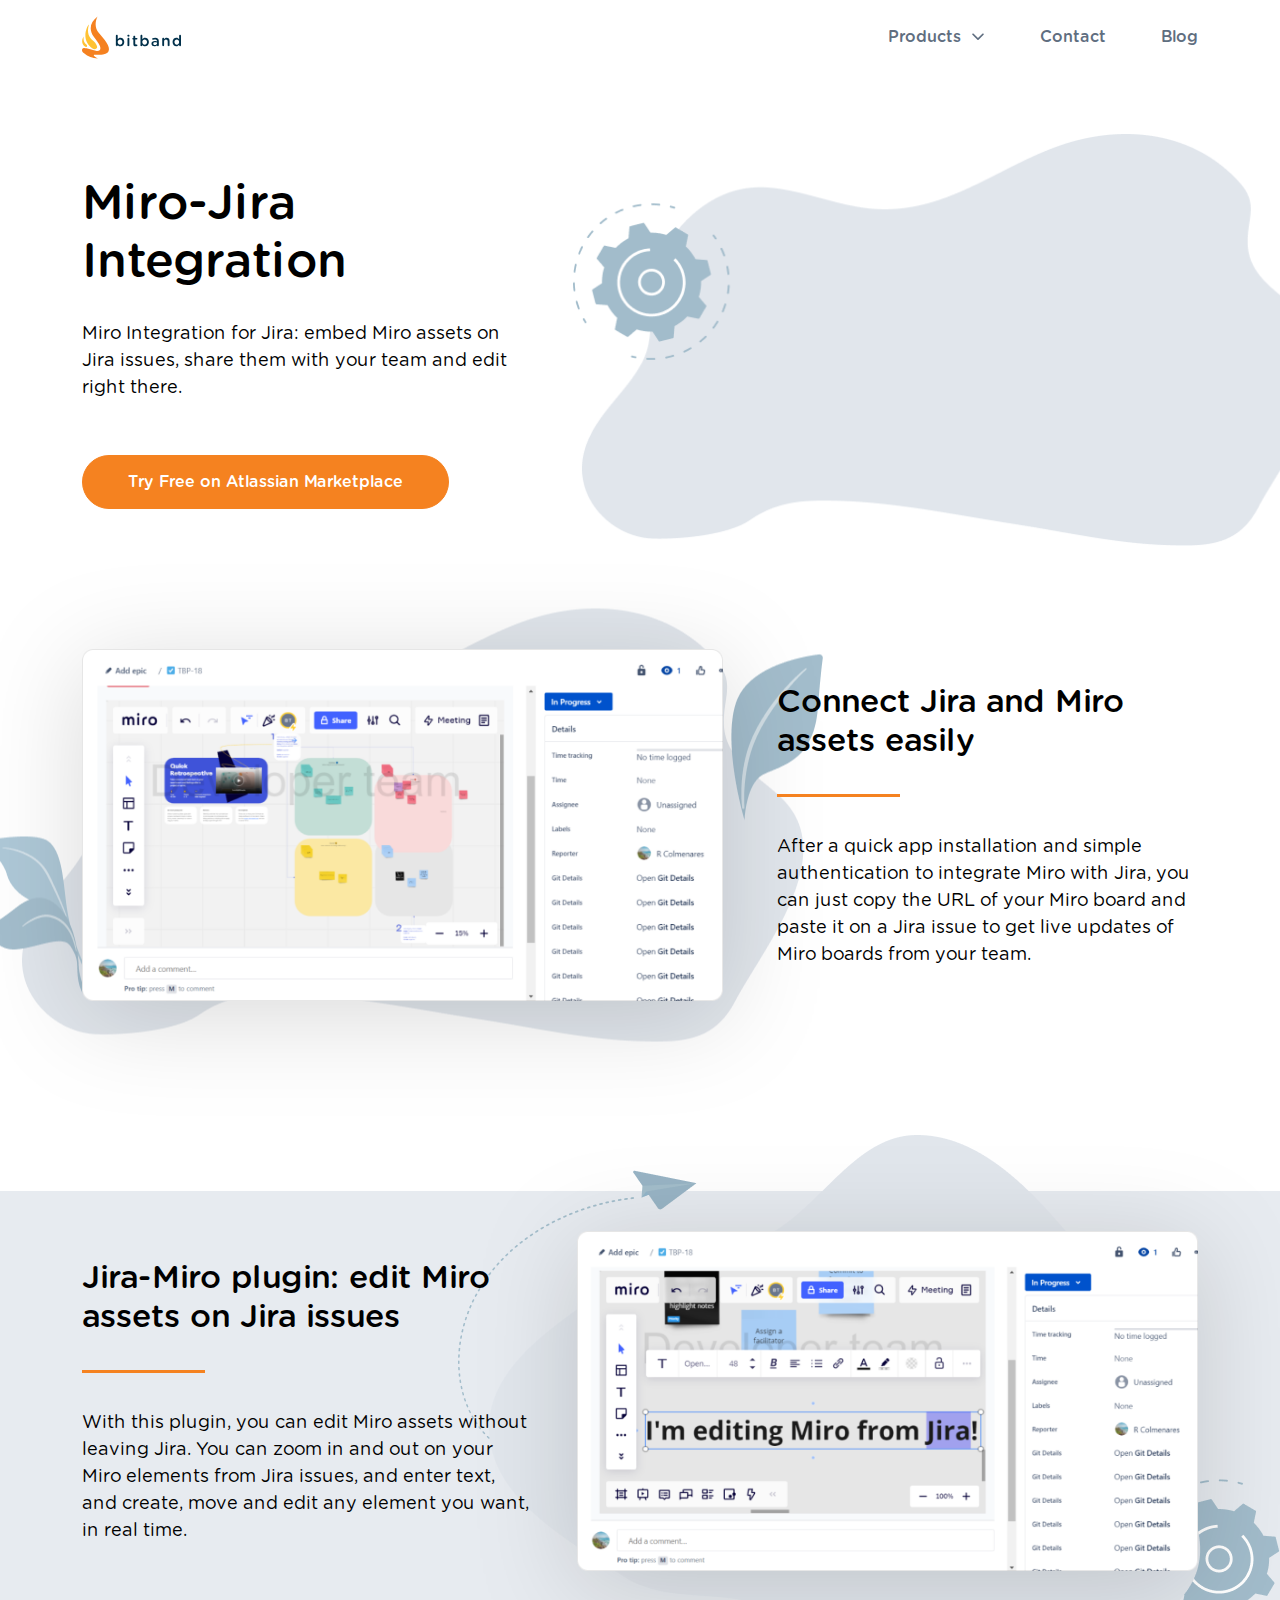
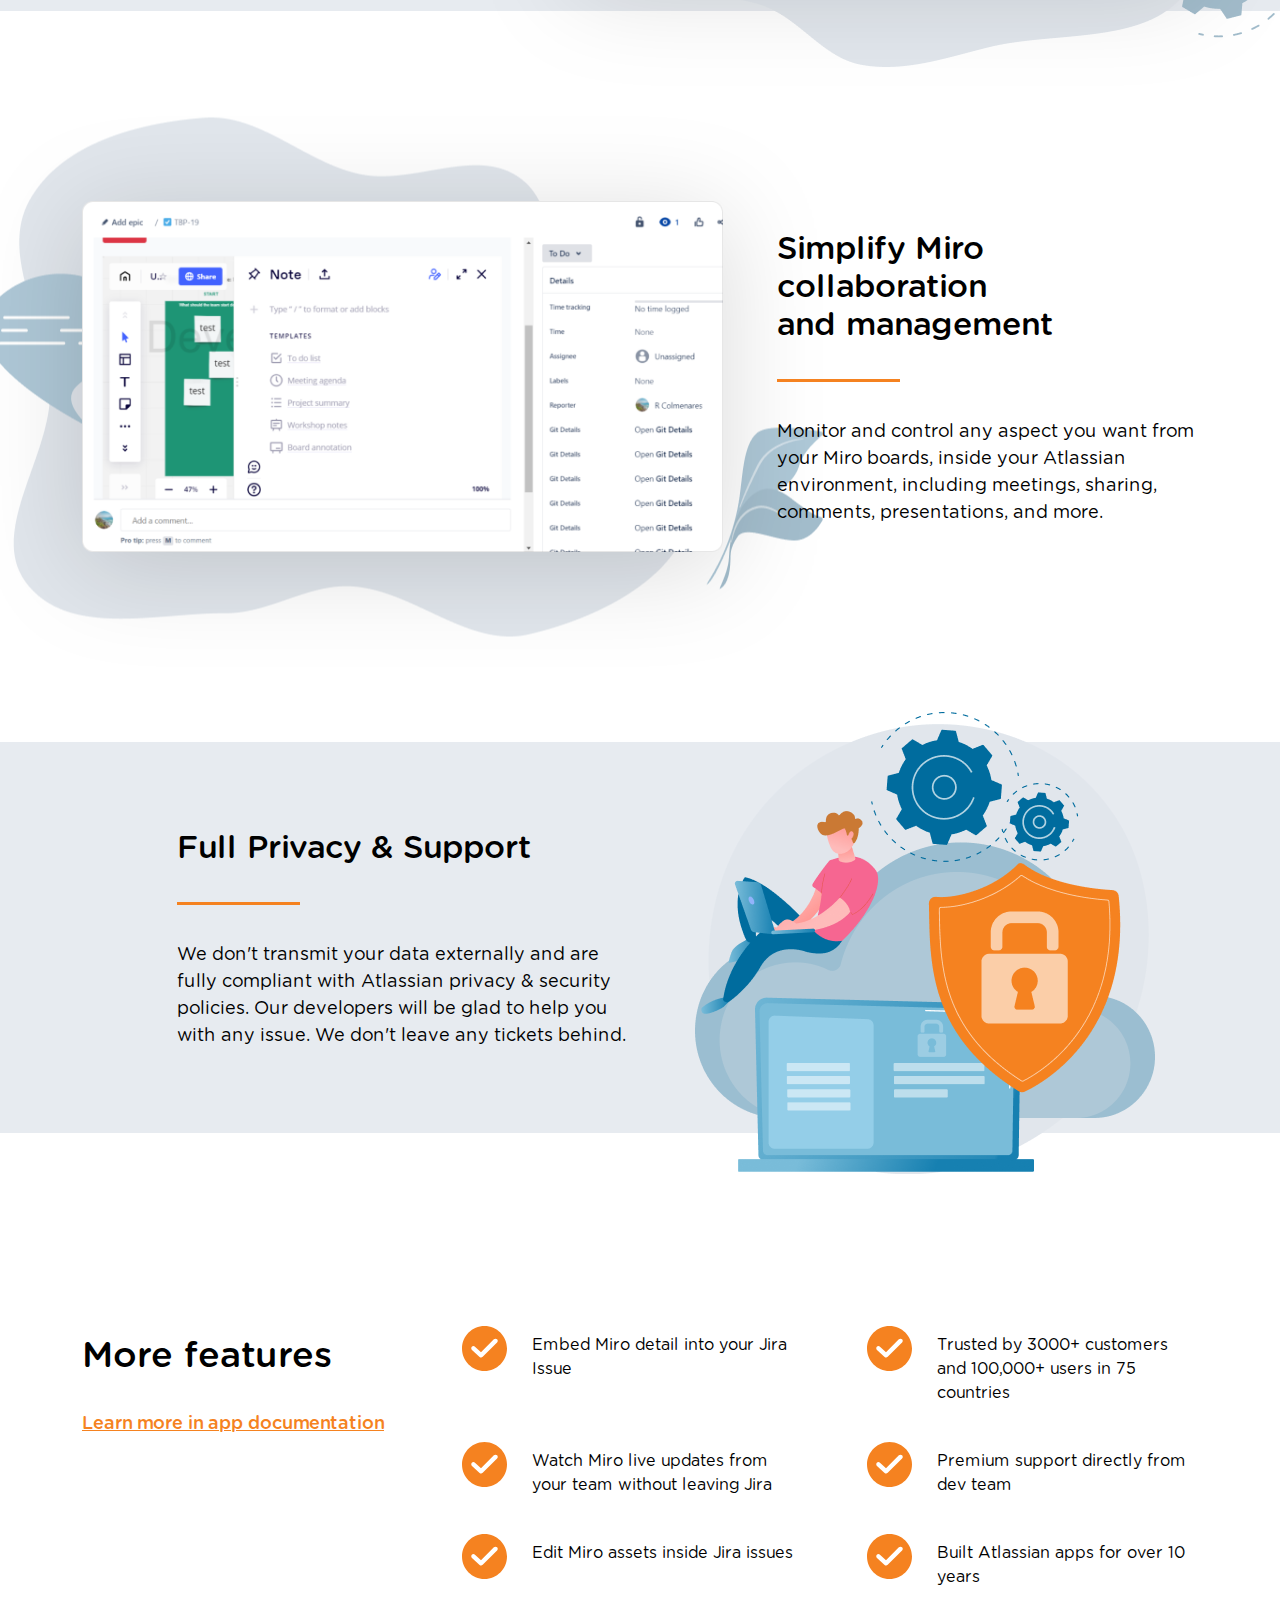
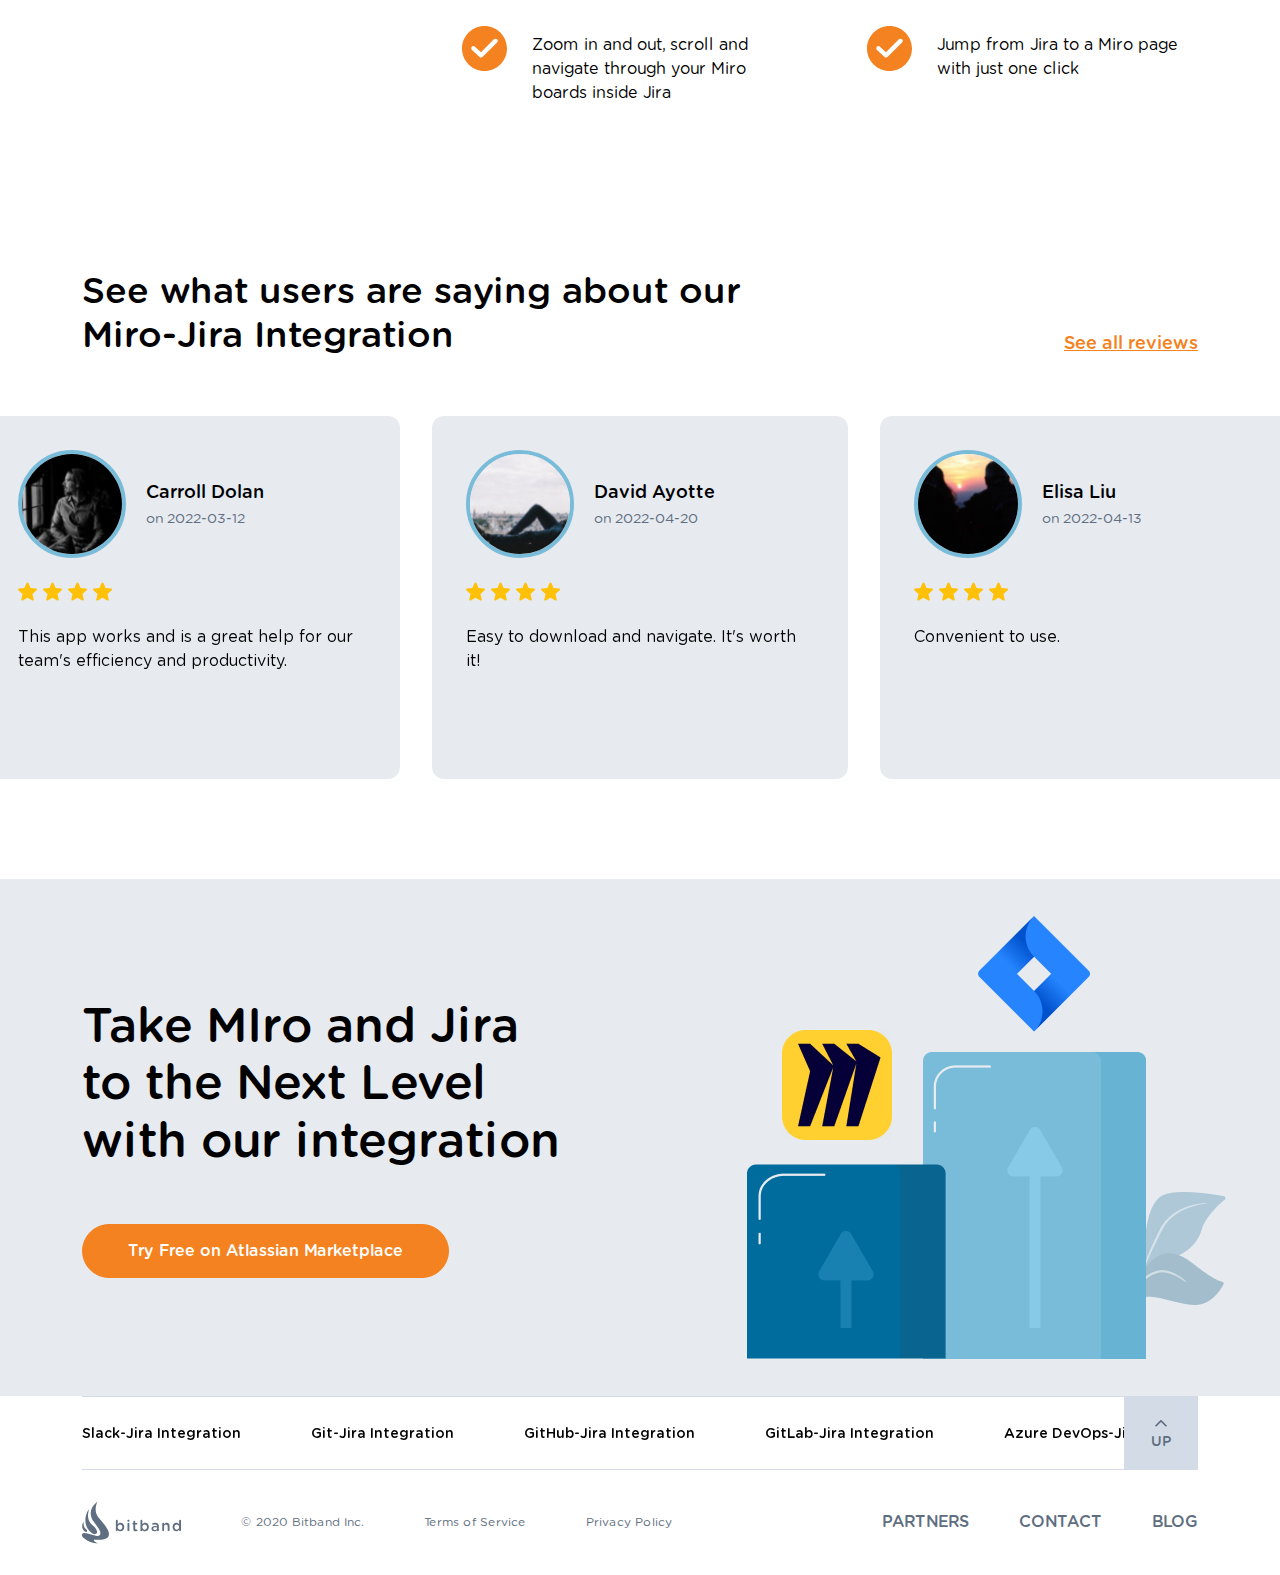
<file: miro-jira-integration.html>
<!DOCTYPE html>
<html lang="en">

<head>
    <meta charset="UTF-8">
    <meta http-equiv="X-UA-Compatible" content="IE=edge">
    <meta name="viewport" content="width=device-width, initial-scale=1.0">
    <title>Miro-Jira Integration</title>
    <link rel="apple-touch-icon-precomposed" href="favicon/favico.png" />
    <link rel="icon" href="favicon/favico.png">
    <link rel="stylesheet" href="css/lib/bootstrap.min.css">
    <link rel="stylesheet" href="css/lib/slick.css">
    <link rel="stylesheet" href="css/style.css">
</head>

<body>

    <div class="pagewrapper">
        <header class="header">
            <div class="container">
                <div class="row align-items-center">
                    <div class="col-lg-4">
                        <div class="header__logo">
                            <a href="#"><img src="img/logo.svg" alt="logo"></a>
                        </div>
                    </div>
                    <div class="col-lg-8">
                        <div class="header__nav">
                            <ul>
                                <li class="sublink">
                                    <a href="#">Products</a>
                                    <ul class="sublist">
                                        <li><a href="azure-devops-jira-integration.html">Azure
                                                DevOps-Jira Integration</a></li>
                                        <li><a href="figma-jira-integration.html">Figma-Jira
                                                Integration</a></li>
                                        <li><a href="git-jira-integration.html">Git-Jira Integration</a>
                                        </li>
                                        <li><a href="github-jira-integration.html">GitHub-Jira
                                                Integration</a></li>
                                        <li><a href="gitlab-jira-integration.html">GitLab-Jira
                                                Integration</a></li>
                                        <li><a href="jenkins-jira-integration.html">Jenkins-Jira
                                                Integration</a></li>
                                        <li><a href="microsoft-teams-jira-integration.html">Microsoft
                                                Teams-Jira Integration</a></li>
                                        <li><a href="miro-jira-integration.html">Miro-Jira
                                                Integration</a></li>
                                        <li><a href="slack-jira-integration.html">Slack-Jira
                                                Integration</a></li>
                                    </ul>
                                </li>
                                <li><a href="#">Contact</a></li>
                                <li><a href="#">Blog</a></li>
                            </ul>
                            <a href="#" class="closemenu"><img src="img/close.svg" alt="close"></a>
                            <img class="animationimg" src="img/figanim.svg" alt="img">
                        </div>
                    </div>
                    <button class="burger">
                        <span></span>
                        <span></span>
                        <span></span>
                    </button>
                </div>
            </div>
        </header>

        <main class="main">
            <section class="product-welcomesect">
                <div class="container">
                    <div class="row justify-content-between">
                        <div class="col-lg-5">
                            <div class="product-welcomesect__texts">
                                <h1>
                                    Miro-Jira Integration
                                </h1>
                                <div class="descr">
                                    <p>
                                        Miro Integration for Jira: embed Miro assets on Jira issues, share them with
                                        your team and edit right there.
                                    </p>
                                </div>
                                <a href="#" class="orangebtn">Try Free on Atlassian Marketplace</a>
                            </div>
                        </div>
                        <div class="col-lg-6">
                            <div class="product-welcomesect__video">
                                <img class="videobgpic" src="img/prodpic1.png" alt="img">
                                <div class="ratio ratio-16x9">
                                    <iframe src="https://www.youtube.com/embed/yX5tWA5H5WA" title="YouTube video player"
                                        frameborder="0"
                                        allow="accelerometer; autoplay; clipboard-write; encrypted-media; gyroscope; picture-in-picture"
                                        allowfullscreen></iframe>
                                </div>
                            </div>
                        </div>
                    </div>
                </div>
            </section>

            <section class="product-infosects">

                <div class="product__row-wrapper">

                    <div class="product__row">
                        <div class="container">
                            <div class="row align-items-center">
                                <div class="col-lg-7">
                                    <div class="product__rowpic">
                                        <img class="mainpic" src="img/miroscreen1.png" alt="product screen">
                                        <img class="bgpic" src="img/prodscreenbg1.png" alt="product bg">
                                    </div>
                                </div>
                                <div class="col-lg-5">
                                    <div class="product__rowdescr">
                                        <h3>
                                            Connect Jira and Miro assets easily
                                        </h3>
                                        <div class="descr">
                                            <p>
                                                After a quick app installation and simple authentication to integrate
                                                Miro with Jira, you can just copy the URL of your Miro board and paste
                                                it on a Jira issue to get live updates of Miro boards from your team.
                                            </p>
                                        </div>
                                    </div>
                                </div>
                            </div>
                        </div>
                    </div>
                    <div class="product__row">
                        <div class="container">
                            <div class="row align-items-center">
                                <div class="col-lg-7">
                                    <div class="product__rowpic">
                                        <img class="mainpic" src="img/miroscreen2.png" alt="product screen">
                                        <img class="bgpic" src="img/prodscreenbg2.png" alt="product bg">
                                    </div>
                                </div>
                                <div class="col-lg-5">
                                    <div class="product__rowdescr">
                                        <h3>
                                            Jira-Miro plugin: edit Miro assets on Jira issues
                                        </h3>
                                        <div class="descr">
                                            <p>
                                                With this plugin, you can edit Miro assets without leaving Jira. You can
                                                zoom in and out on your Miro elements from Jira issues, and enter text,
                                                and create, move and edit any element you want, in real time.
                                            </p>
                                        </div>
                                    </div>
                                </div>
                            </div>
                        </div>
                    </div>
                    <div class="product__row">
                        <div class="container">
                            <div class="row align-items-center">
                                <div class="col-lg-7">
                                    <div class="product__rowpic">
                                        <img class="mainpic" src="img/miroscreen3.png" alt="product screen">
                                        <img class="bgpic" src="img/prodscreenbg3.png" alt="product bg">
                                    </div>
                                </div>
                                <div class="col-lg-5">
                                    <div class="product__rowdescr">
                                        <h3>
                                            Simplify Miro collaboration <br>and management
                                        </h3>
                                        <div class="descr">
                                            <p>
                                                Monitor and control any aspect you want from your Miro boards, inside
                                                your Atlassian environment, including meetings, sharing, comments,
                                                presentations, and more.
                                            </p>
                                        </div>
                                    </div>
                                </div>
                            </div>
                        </div>
                    </div>
                    <div class="product__row illustrationcenter">
                        <div class="container">
                            <div class="row align-items-center">
                                <div class="col-lg-6">
                                    <div class="product__rowpic">
                                        <img class="illustration" src="img/prodscreen4.png" alt="product screen">
                                    </div>
                                </div>
                                <div class="col-lg-5 offset-lg-1">
                                    <div class="product__rowdescr">
                                        <h3>
                                            Full Privacy & Support
                                        </h3>
                                        <div class="descr">
                                            <p>
                                                We don't transmit your data externally and are fully compliant with
                                                Atlassian privacy & security policies. Our developers will be glad to
                                                help you with any issue. We don't leave any tickets behind.
                                            </p>
                                        </div>
                                    </div>
                                </div>
                            </div>
                        </div>
                    </div>

                </div>
            </section>

            <section class="product-listsection">
                <div class="container">
                    <div class="row">
                        <div class="col-xl-4">
                            <div class="prlistsect__left">
                                <h3>More features</h3>
                                <a href="#">Learn more in app documentation</a>
                            </div>
                        </div>
                        <div class="col-xl-8">
                            <div class="prlistsect__right">
                                <ul>
                                    <li>
                                        Embed Miro detail into your Jira Issue
                                    </li>
                                    <li>
                                        Trusted by 3000+ customers and 100,000+ users in 75 countries
                                    </li>
                                    <li>
                                        Watch Miro live updates from your team without leaving Jira
                                    </li>
                                    <li>
                                        Premium support directly from dev team
                                    </li>
                                    <li>Edit Miro assets inside Jira issues</li>
                                    <li>Built Atlassian apps for over 10 years</li>
                                    <li>Zoom in and out, scroll and navigate through your Miro boards inside Jira</li>
                                    <li>Jump from Jira to a Miro page with just one click</li>
                                </ul>
                            </div>
                        </div>
                    </div>
                </div>
            </section>

            <section class="product-reviews">
                <div class="product-reviews__header">
                    <div class="container">
                        <div class="row align-items-end">
                            <div class="col-lg-8">
                                <h3>
                                    See what users are saying about our Miro-Jira Integration
                                </h3>
                            </div>
                            <div class="col-lg-4">
                                <div class="text-lg-end"><a href="#" class="orangelink">See all reviews</a></div>
                            </div>
                        </div>
                    </div>
                </div>
                <div class="reviewslider-wrapper">
                    <div class="reviewslider">
                        <div>
                            <a href="#">
                                <div class="reviewbox">
                                    <div class="reviewbox__header">
                                        <div class="avatar">
                                            <img src="img/miroava1.jpg" alt="photo">
                                        </div>
                                        <div class="nameinfo">
                                            <p class="name">David Ayotte</p>
                                            <p class="date">on 2022-04-20</p>
                                        </div>
                                    </div>
                                    <div class="reviewbox__body">
                                        <div class="rating">
                                            <img src="img/star.svg" alt="star">
                                            <img src="img/star.svg" alt="star">
                                            <img src="img/star.svg" alt="star">
                                            <img src="img/star.svg" alt="star">
                                        </div>
                                        <div class="description">
                                            <p>
                                                Easy to download and navigate. It's worth it!
                                            </p>
                                        </div>
                                    </div>
                                </div>
                            </a>
                        </div>
                        <div>
                            <a href="#">
                                <div class="reviewbox">
                                    <div class="reviewbox__header">
                                        <div class="avatar">
                                            <img src="img/miroava2.jpg" alt="photo">
                                        </div>
                                        <div class="nameinfo">
                                            <p class="name">Elisa Liu</p>
                                            <p class="date">on 2022-04-13</p>
                                        </div>
                                    </div>
                                    <div class="reviewbox__body">
                                        <div class="rating">
                                            <img src="img/star.svg" alt="star">
                                            <img src="img/star.svg" alt="star">
                                            <img src="img/star.svg" alt="star">
                                            <img src="img/star.svg" alt="star">
                                        </div>
                                        <div class="description">
                                            <p>
                                                Convenient to use.
                                            </p>
                                        </div>
                                    </div>
                                </div>
                            </a>
                        </div>
                        <div>
                            <a href="#">
                                <div class="reviewbox">
                                    <div class="reviewbox__header">
                                        <div class="avatar">
                                            <img src="img/miroava3.jpg" alt="photo">
                                        </div>
                                        <div class="nameinfo">
                                            <p class="name">Brenda Pickens</p>
                                            <p class="date">on 2022-04-09</p>
                                        </div>
                                    </div>
                                    <div class="reviewbox__body">
                                        <div class="rating">
                                            <img src="img/star.svg" alt="star">
                                            <img src="img/star.svg" alt="star">
                                            <img src="img/star.svg" alt="star">
                                            <img src="img/star.svg" alt="star">
                                        </div>
                                        <div class="description">
                                            <p>
                                                I get to monitor our projects the way I want on my Miro boards. Really
                                                nice!
                                            </p>
                                        </div>
                                    </div>
                                </div>
                            </a>
                        </div>
                        <div>
                            <a href="#">
                                <div class="reviewbox">
                                    <div class="reviewbox__header">
                                        <div class="avatar">
                                            <img src="img/miroava4.jpg" alt="photo">
                                        </div>
                                        <div class="nameinfo">
                                            <p class="name">Bernice S Morley </p>
                                            <p class="date">on 2022-04-03</p>
                                        </div>
                                    </div>
                                    <div class="reviewbox__body">
                                        <div class="rating">
                                            <img src="img/star.svg" alt="star">
                                            <img src="img/star.svg" alt="star">
                                            <img src="img/star.svg" alt="star">
                                            <img src="img/star.svg" alt="star">
                                        </div>
                                        <div class="description">
                                            <p>
                                                Quick installation. Simple and easy to use.
                                            </p>
                                        </div>
                                    </div>
                                </div>
                            </a>
                        </div>
                        <div>
                            <a href="#">
                                <div class="reviewbox">
                                    <div class="reviewbox__header">
                                        <div class="avatar">
                                            <img src="img/miroava5.jpg" alt="photo">
                                        </div>
                                        <div class="nameinfo">
                                            <p class="name">Anthony R Calhoun </p>
                                            <p class="date">on 2022-04-03</p>
                                        </div>
                                    </div>
                                    <div class="reviewbox__body">
                                        <div class="rating">
                                            <img src="img/star.svg" alt="star">
                                            <img src="img/star.svg" alt="star">
                                            <img src="img/star.svg" alt="star">
                                            <img src="img/star.svg" alt="star">
                                        </div>
                                        <div class="description">
                                            <p>
                                                How I can work in Jira with this app makes so much difference in how I
                                                work today. I especially do monitoring in my job and it's easier with
                                                this app. The support is also helpful.
                                            </p>
                                        </div>
                                    </div>
                                </div>
                            </a>
                        </div>
                        <div>
                            <a href="#">
                                <div class="reviewbox">
                                    <div class="reviewbox__header">
                                        <div class="avatar">
                                            <img src="img/miroava6.jpg" alt="photo">
                                        </div>
                                        <div class="nameinfo">
                                            <p class="name">Gerry Parker </p>
                                            <p class="date">on 2022-03-28</p>
                                        </div>
                                    </div>
                                    <div class="reviewbox__body">
                                        <div class="rating">
                                            <img src="img/star.svg" alt="star">
                                            <img src="img/star.svg" alt="star">
                                            <img src="img/star.svg" alt="star">
                                            <img src="img/star.svg" alt="star">
                                        </div>
                                        <div class="description">
                                            <p>
                                                Easy installation, user-friendly and helpful support.
                                            </p>
                                        </div>
                                    </div>
                                </div>
                            </a>
                        </div>
                        <div>
                            <a href="#">
                                <div class="reviewbox">
                                    <div class="reviewbox__header">
                                        <div class="avatar">
                                            <img src="img/miroava7.jpg" alt="photo">
                                        </div>
                                        <div class="nameinfo">
                                            <p class="name">Carroll Dolan </p>
                                            <p class="date">on 2022-03-12</p>
                                        </div>
                                    </div>
                                    <div class="reviewbox__body">
                                        <div class="rating">
                                            <img src="img/star.svg" alt="star">
                                            <img src="img/star.svg" alt="star">
                                            <img src="img/star.svg" alt="star">
                                            <img src="img/star.svg" alt="star">
                                        </div>
                                        <div class="description">
                                            <p>
                                                This app works and is a great help for our team's efficiency and
                                                productivity.
                                            </p>
                                        </div>
                                    </div>
                                </div>
                            </a>
                        </div>
                    </div>
                </div>
            </section>

            <section class="tryfree">
                <div class="container">
                    <div class="row align-items-center">
                        <div class="col-lg-7">
                            <div class="tryfree__texts">
                                <h3>
                                    Take MIro and Jira<br> to the Next Level<br> with our integration
                                </h3>
                                <a href="#" class="orangebtn">Try Free on Atlassian Marketplace</a>
                            </div>
                        </div>
                        <div class="col-lg-5">
                            <div class="imgwrap">
                                <img src="img/tryfree8.png" alt="img">
                            </div>
                        </div>
                    </div>
                </div>
            </section>


        </main>

        <footer class="footer">
            <div class="container">
                <div class="footer__topsect">
                    <div class="footlistsl">
                        <div class="footertext-slider">
                            <div><a href="#">Slack-Jira Integration</a></div>
                            <div><a href="#">Git-Jira Integration</a></div>
                            <div><a href="#">GitHub-Jira Integration</a></div>
                            <div><a href="#">GitLab-Jira Integration</a></div>
                            <div><a href="#">Azure DevOps-Jira Integration</a></div>
                            <div><a href="#">Jenkins-Jira Integration</a></div>
                            <div><a href="#">Figma-Jira Integration</a></div>
                            <div><a href="#">Miro-Jira Integration</a></div>
                            <div><a href="#">Microsoft Teams-Jira Integration</a></div>
                        </div>
                    </div>
                    <div class="up">
                        <span>
                            <img src="img/totop.svg" alt="img">
                            up
                        </span>
                    </div>
                </div>
                <div class="footer__bottsect">
                    <div class="row align-items-center">
                        <div class="col-lg-8">
                            <div class="footer__bottsect-left">
                                <a href="#" class="footer__logo"><img src="img/logo-footer.svg" alt="logo"></a>
                                <ul>
                                    <li>© 2020 Bitband Inc.</li>
                                    <li><a href="#">Terms of Service</a></li>
                                    <li><a href="#">Privacy Policy</a></li>
                                </ul>
                            </div>
                        </div>
                        <div class="col-lg-4">
                            <div class="footer__bottsect-right">
                                <a href="#" class="footer__logo mobile"><img src="img/logo-footer.svg" alt="logo"></a>
                                <ul>
                                    <li><a href="#">PARTNERS</a></li>
                                    <li><a href="#">Contact</a></li>
                                    <li><a href="#">Blog</a></li>
                                </ul>
                            </div>
                        </div>
                    </div>
                </div>
            </div>
        </footer>
    </div>


    <script src="js/lib/jquery.js"></script>
    <script src="js/lib/slick.min.js"></script>
    <script src="js/common.js"></script>
</body>

</html>
</file>
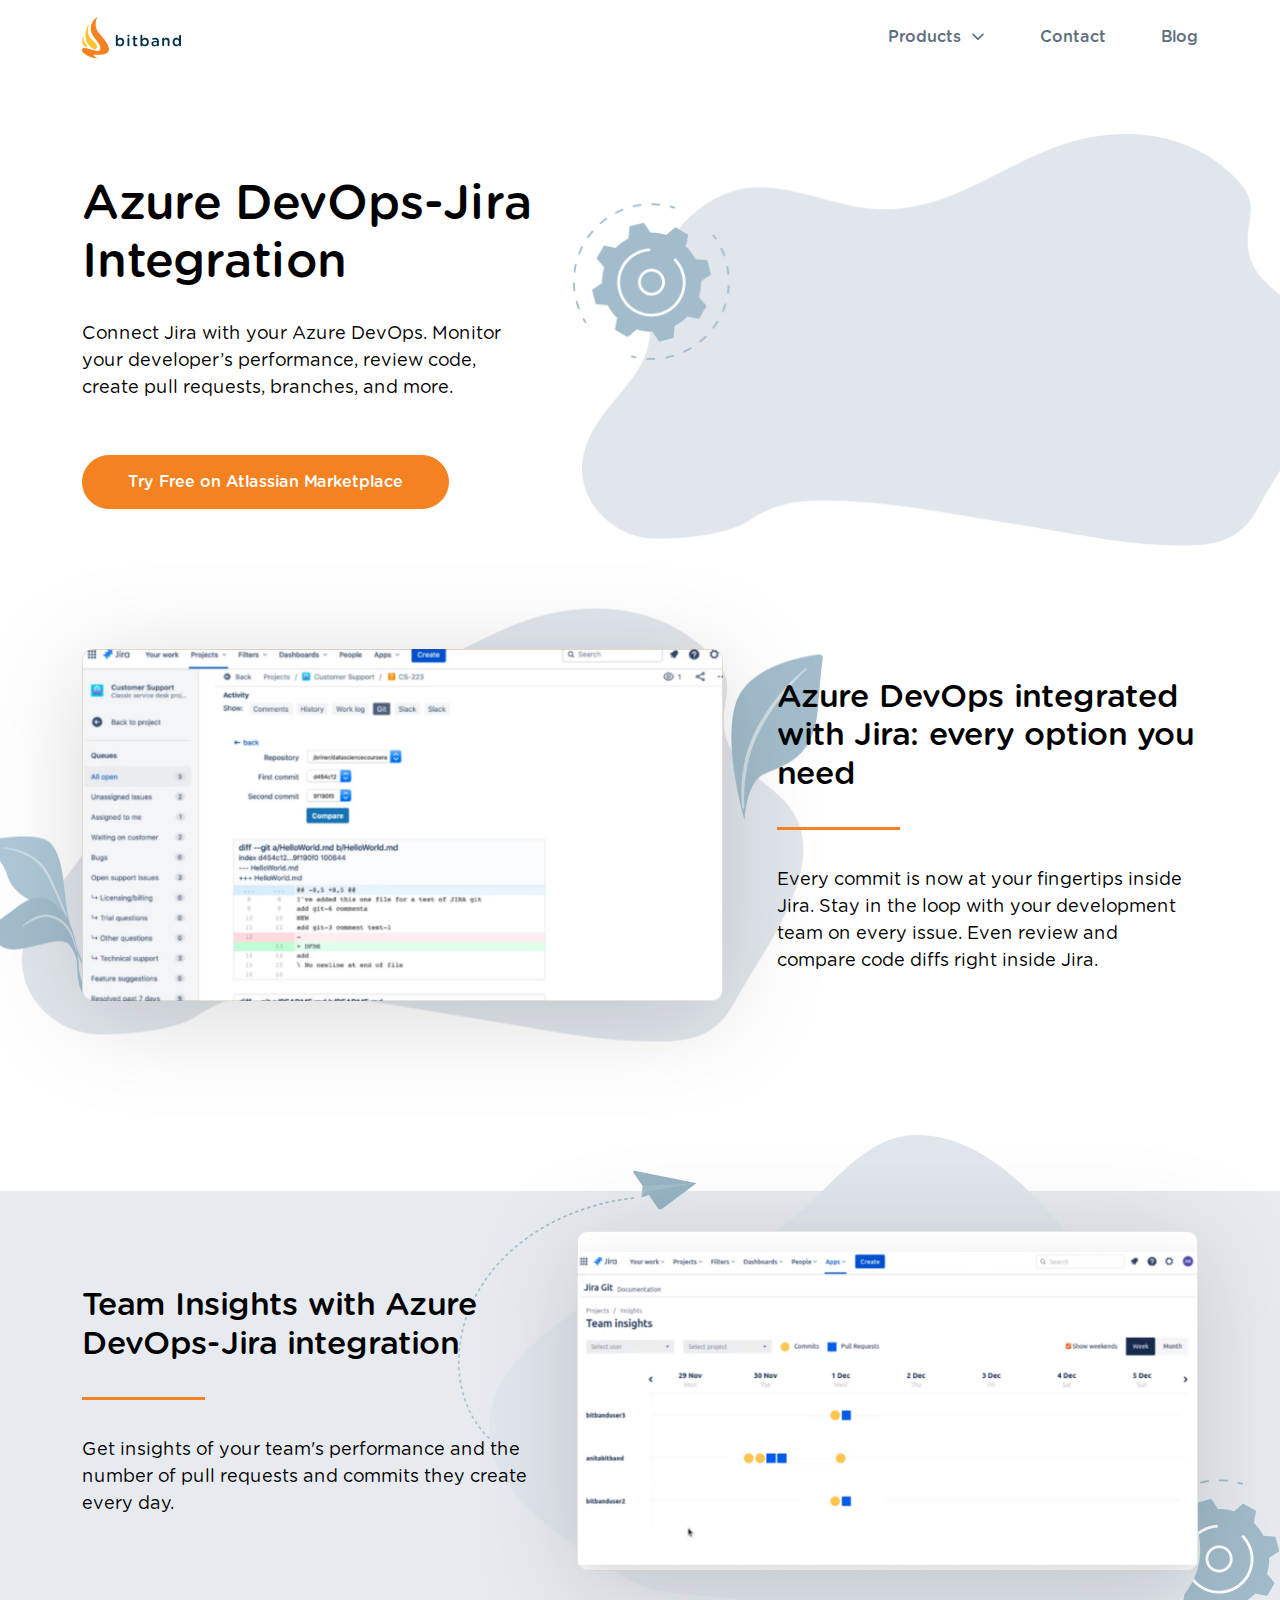
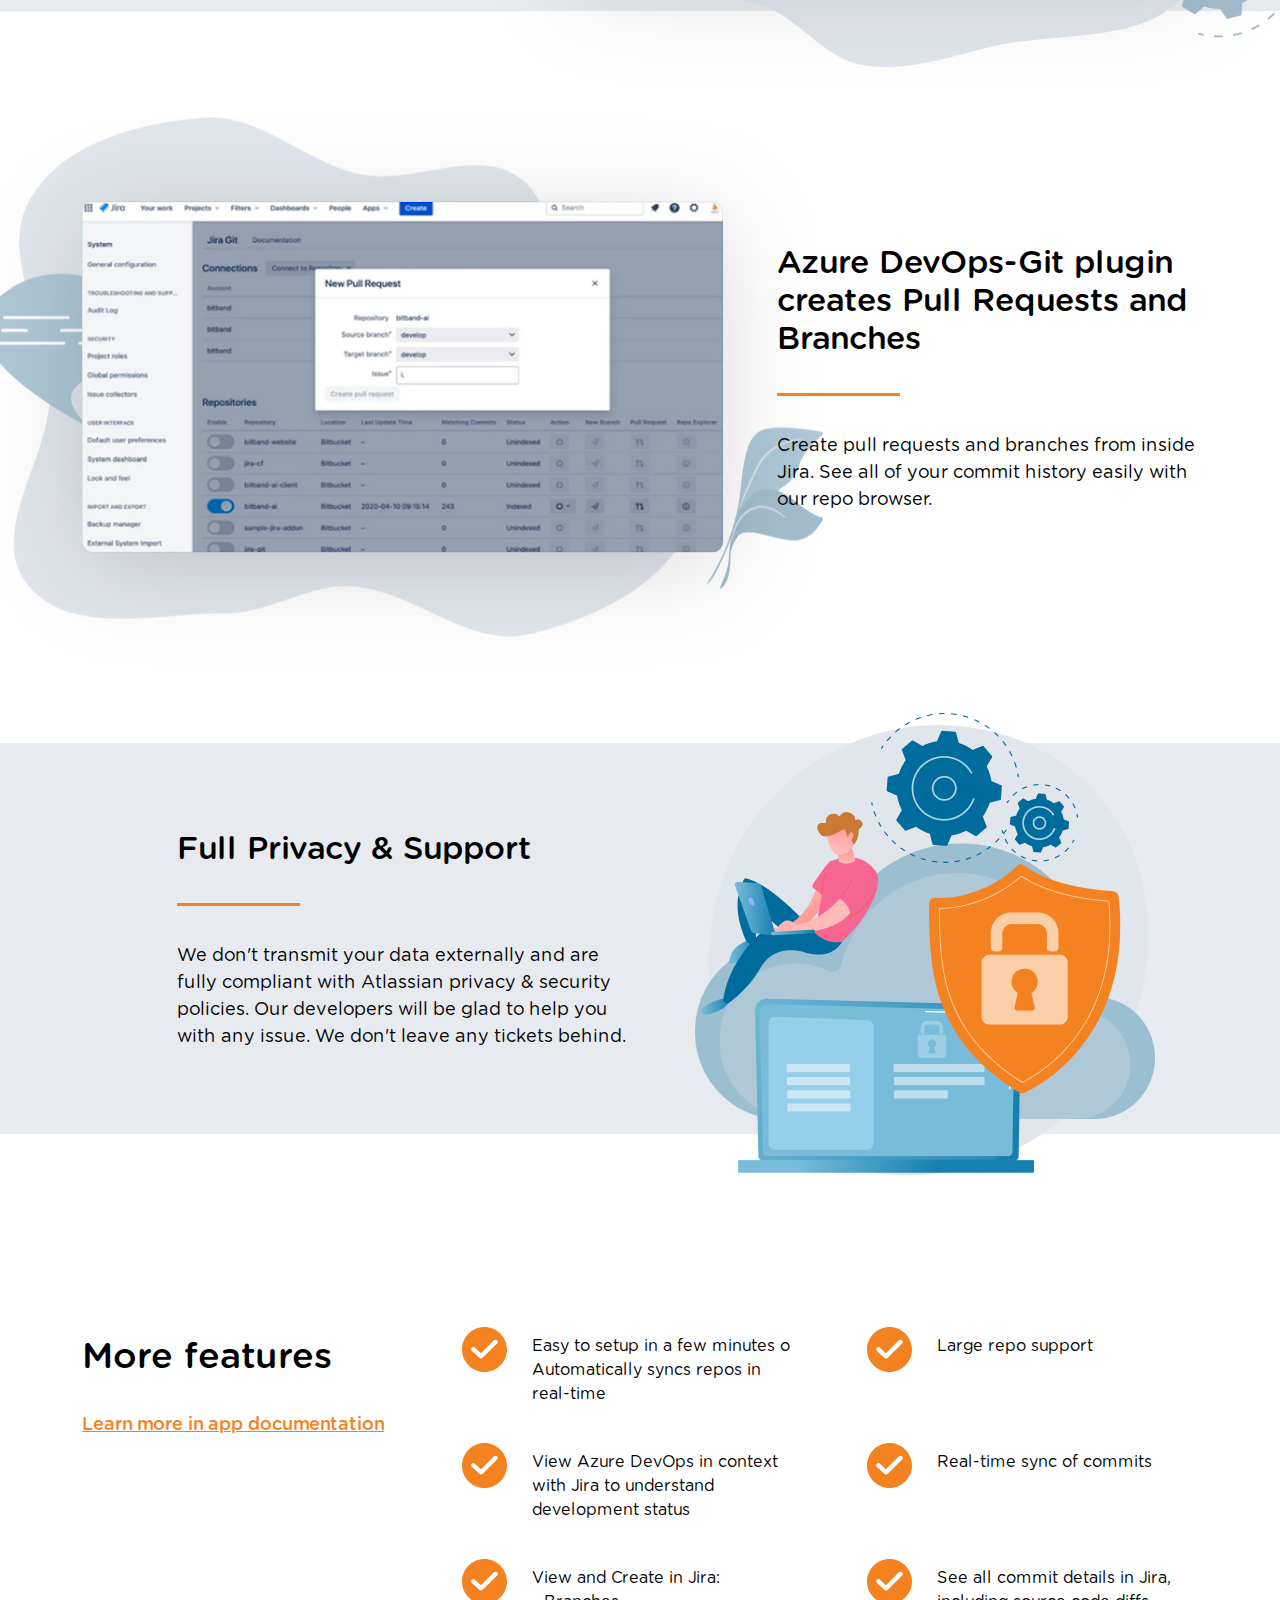
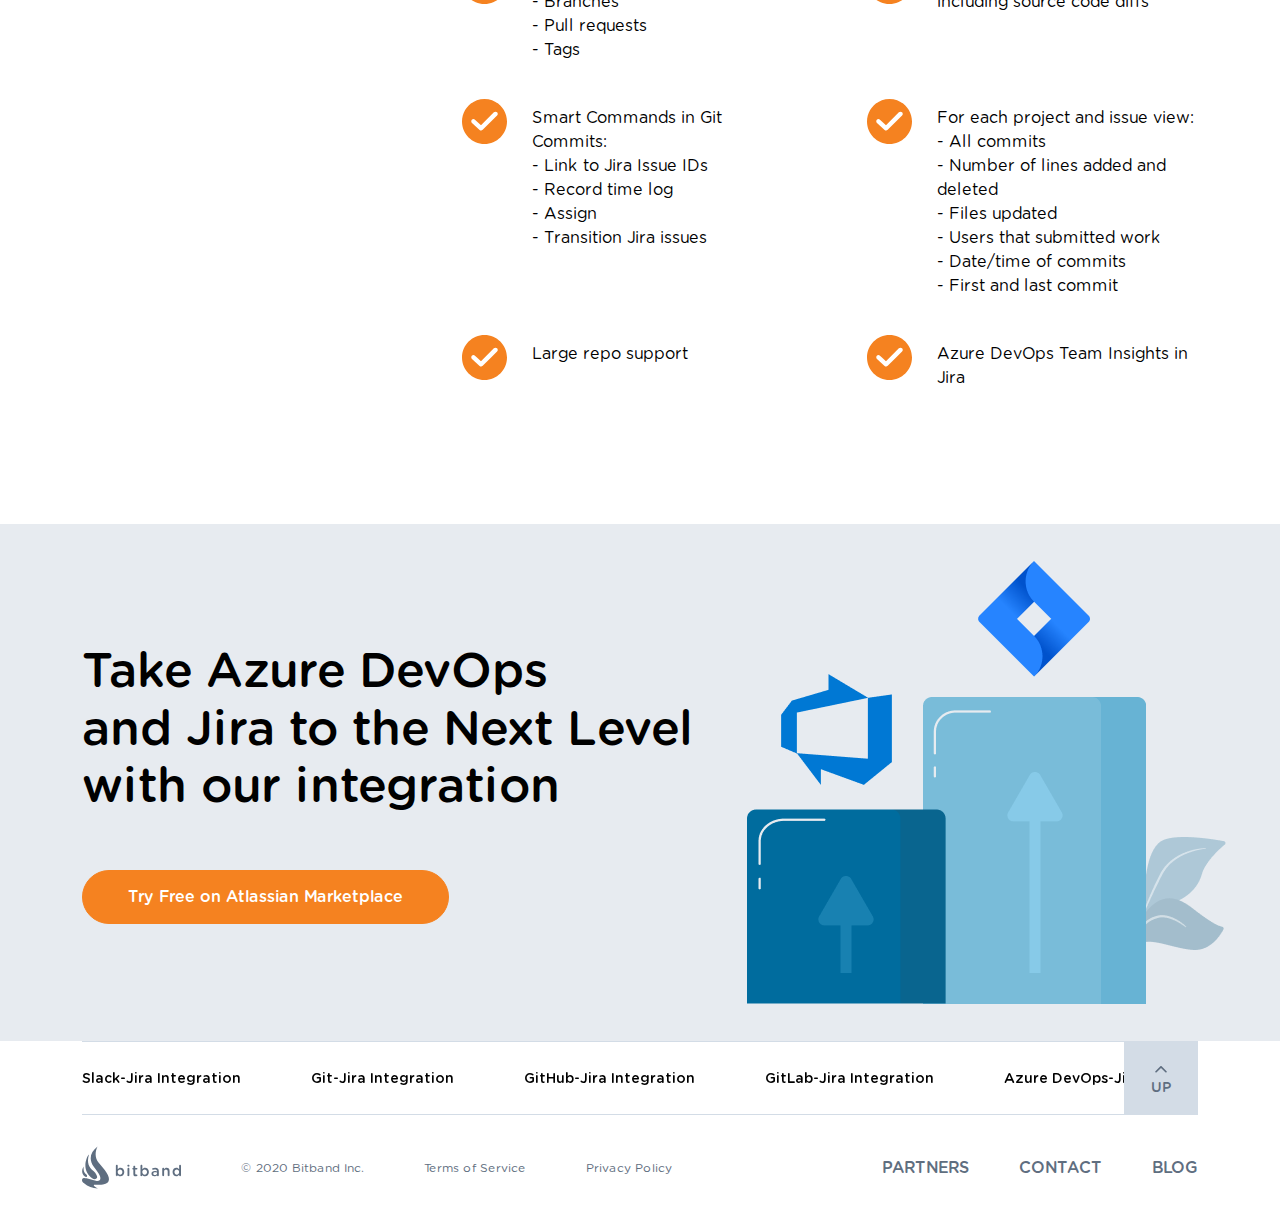
<file: product.html>
<!DOCTYPE html>
<html lang="en">

<head>
    <meta charset="UTF-8">
    <meta http-equiv="X-UA-Compatible" content="IE=edge">
    <meta name="viewport" content="width=device-width, initial-scale=1.0">
    <title>Azure DevOps-Jira Integration</title>
    <link rel="apple-touch-icon-precomposed" href="favicon/favico.png" />
    <link rel="icon" href="favicon/favico.png">
    <link rel="stylesheet" href="css/lib/bootstrap.min.css">
    <link rel="stylesheet" href="css/lib/slick.css">
    <link rel="stylesheet" href="css/style.css">
</head>

<body>

    <div class="pagewrapper">
        <header class="header">
            <div class="container">
                <div class="row align-items-center">
                    <div class="col-lg-4">
                        <div class="header__logo">
                            <a href="#"><img src="img/logo.svg" alt="logo"></a>
                        </div>
                    </div>
                    <div class="col-lg-8">
                        <div class="header__nav">
                            <ul>
                                <li class="sublink">
                                    <a href="#">Products</a>
                                    <ul class="sublist">
                                        <li><a href="#">Sublink 1</a></li>
                                        <li><a href="#">Sublink 2</a></li>
                                        <li><a href="#">Sublink 3</a></li>
                                    </ul>
                                </li>
                                <li><a href="#">Contact</a></li>
                                <li><a href="#">Blog</a></li>
                            </ul>
                            <a href="#" class="closemenu"><img src="img/close.svg" alt="close"></a>
                            <img class="animationimg" src="img/figanim.svg" alt="img">
                        </div>
                    </div>
                    <button class="burger">
                        <span></span>
                        <span></span>
                        <span></span>
                    </button>
                </div>
            </div>
        </header>

        <main class="main">
            <section class="product-welcomesect">
                <div class="container">
                    <div class="row justify-content-between">
                        <div class="col-lg-5">
                            <div class="product-welcomesect__texts">
                                <h1>
                                    Azure DevOps-Jira Integration
                                </h1>
                                <div class="descr">
                                    <p>
                                        Connect Jira with your Azure DevOps. Monitor your developer’s performance,
                                        review code, create pull requests, branches, and more.
                                    </p>
                                </div>
                                <a href="#" class="orangebtn">Try Free on Atlassian Marketplace</a>
                            </div>
                        </div>
                        <div class="col-lg-6">
                            <div class="product-welcomesect__video">
                                <img class="videobgpic" src="img/prodpic1.png" alt="img">
                                <div class="ratio ratio-16x9">
                                    <iframe src="https://www.youtube.com/embed/HIWMawdhXUM"
                                        title="YouTube video player" frameborder="0"
                                        allow="accelerometer; autoplay; clipboard-write; encrypted-media; gyroscope; picture-in-picture"
                                        allowfullscreen></iframe>
                                </div>
                            </div>
                        </div>
                    </div>
                </div>
            </section>

            <section class="product-infosects">

                <div class="product__row-wrapper">

                    <div class="product__row">
                        <div class="container">
                            <div class="row align-items-center">
                                <div class="col-lg-7">
                                    <div class="product__rowpic">
                                        <img class="mainpic" src="img/prodscreen1.png" alt="product screen">
                                        <img class="bgpic" src="img/prodscreenbg1.png" alt="product bg">
                                    </div>
                                </div>
                                <div class="col-lg-5">
                                    <div class="product__rowdescr">
                                        <h3>
                                            Azure DevOps integrated with Jira: every option you need
                                        </h3>
                                        <div class="descr">
                                            <p>
                                                Every commit is now at your fingertips inside Jira. Stay in the loop
                                                with
                                                your development team on every issue. Even review and compare code diffs
                                                right inside Jira.
                                            </p>
                                        </div>
                                    </div>
                                </div>
                            </div>
                        </div>
                    </div>
                    <div class="product__row">
                        <div class="container">
                            <div class="row align-items-center">
                                <div class="col-lg-7">
                                    <div class="product__rowpic">
                                        <img class="mainpic" src="img/prodscreen2.png" alt="product screen">
                                        <img class="bgpic" src="img/prodscreenbg2.png" alt="product bg">
                                    </div>
                                </div>
                                <div class="col-lg-5">
                                    <div class="product__rowdescr">
                                        <h3>
                                            Team Insights with Azure DevOps-Jira integration
                                        </h3>
                                        <div class="descr">
                                            <p>
                                                Get insights of your team's performance and the number of pull requests
                                                and commits they create every day.
                                            </p>
                                        </div>
                                    </div>
                                </div>
                            </div>
                        </div>
                    </div>
                    <div class="product__row">
                        <div class="container">
                            <div class="row align-items-center">
                                <div class="col-lg-7">
                                    <div class="product__rowpic">
                                        <img class="mainpic" src="img/prodscreen3.png" alt="product screen">
                                        <img class="bgpic" src="img/prodscreenbg3.png" alt="product bg">
                                    </div>
                                </div>
                                <div class="col-lg-5">
                                    <div class="product__rowdescr">
                                        <h3>
                                            Azure DevOps-Git plugin creates Pull Requests and Branches
                                        </h3>
                                        <div class="descr">
                                            <p>
                                                Create pull requests and branches from inside Jira. See all of your
                                                commit history easily with our repo browser.
                                            </p>
                                        </div>
                                    </div>
                                </div>
                            </div>
                        </div>
                    </div>
                    <div class="product__row illustrationcenter">
                        <div class="container">
                            <div class="row align-items-center">
                                <div class="col-lg-6">
                                    <div class="product__rowpic">
                                        <img class="illustration" src="img/prodscreen4.png" alt="product screen">
                                    </div>
                                </div>
                                <div class="col-lg-5 offset-lg-1">
                                    <div class="product__rowdescr">
                                        <h3>
                                            Full Privacy & Support
                                        </h3>
                                        <div class="descr">
                                            <p>
                                                We don't transmit your data externally and are fully compliant with
                                                Atlassian privacy & security policies. Our developers will be glad to
                                                help you with any issue. We don't leave any tickets behind.
                                            </p>
                                        </div>
                                    </div>
                                </div>
                            </div>
                        </div>
                    </div>

                </div>
            </section>

            <section class="product-listsection">
                <div class="container">
                    <div class="row">
                        <div class="col-xl-4">
                            <div class="prlistsect__left">
                                <h3>More features</h3>
                                <a href="#">Learn more in app documentation</a>
                            </div>
                        </div>
                        <div class="col-xl-8">
                            <div class="prlistsect__right">
                                <ul>
                                    <li>
                                        Easy to setup in a few minutes
                                        o Automatically syncs repos in real-time
                                    </li>
                                    <li>
                                        Large repo support
                                    </li>
                                    <li>
                                        View Azure DevOps in context with Jira to understand development status
                                    </li>
                                    <li>
                                        Real-time sync of commits
                                    </li>
                                    <li>
                                        View and Create in Jira:<br>- Branches<br>- Pull requests<br>- Tags
                                    </li>
                                    <li>
                                        See all commit details in Jira, including source code diffs
                                    </li>
                                    <li>
                                        Smart Commands in Git Commits:<br>- Link to Jira Issue IDs<br>- Record time
                                        log<br>-
                                        Assign<br>- Transition Jira issues
                                    </li>
                                    <li>
                                        For each project and issue view:<br>- All commits<br>- Number of lines added and
                                        deleted<br>- Files updated<br>- Users that submitted work<br>- Date/time of
                                        commits<br>-
                                        First and last commit
                                    </li>
                                    <li>Large repo support</li>
                                    <li>Azure DevOps Team Insights in Jira</li>
                                </ul>
                            </div>
                        </div>
                    </div>
                </div>
            </section>

            <section class="tryfree">
                <div class="container">
                    <div class="row align-items-center">
                        <div class="col-lg-7">
                            <div class="tryfree__texts">
                                <h3>
                                    Take Azure DevOps<br> and Jira to the Next Level with our integration
                                </h3>
                                <a href="#" class="orangebtn">Try Free on Atlassian Marketplace</a>
                            </div>
                        </div>
                        <div class="col-lg-5">
                            <div class="imgwrap">
                                <img src="img/tryfree.png" alt="img">
                            </div>
                        </div>
                    </div>
                </div>
            </section>


        </main>

        <footer class="footer">
            <div class="container">
                <div class="footer__topsect">
                    <div class="footlistsl">
                        <div class="footertext-slider">
                            <div><a href="#">Slack-Jira Integration</a></div>
                            <div><a href="#">Git-Jira Integration</a></div>
                            <div><a href="#">GitHub-Jira Integration</a></div>
                            <div><a href="#">GitLab-Jira Integration</a></div>
                            <div><a href="#">Azure DevOps-Jira Integration</a></div>
                            <div><a href="#">Jenkins-Jira Integration</a></div>
                            <div><a href="#">Figma-Jira Integration</a></div>
                            <div><a href="#">Miro-Jira Integration</a></div>
                            <div><a href="#">Microsoft Teams-Jira Integration</a></div>
                        </div>
                    </div>
                    <div class="up">
                        <span>
                            <img src="img/totop.svg" alt="img">
                            up
                        </span>
                    </div>
                </div>
                <div class="footer__bottsect">
                    <div class="row align-items-center">
                        <div class="col-lg-8">
                            <div class="footer__bottsect-left">
                                <a href="#" class="footer__logo"><img src="img/logo-footer.svg" alt="logo"></a>
                                <ul>
                                    <li>© 2020 Bitband Inc.</li>
                                    <li><a href="#">Terms of Service</a></li>
                                    <li><a href="#">Privacy Policy</a></li>
                                </ul>
                            </div>
                        </div>
                        <div class="col-lg-4">
                            <div class="footer__bottsect-right">
                                <a href="#" class="footer__logo mobile"><img src="img/logo-footer.svg" alt="logo"></a>
                                <ul>
                                    <li><a href="#">PARTNERS</a></li>
                                    <li><a href="#">Contact</a></li>
                                    <li><a href="#">Blog</a></li>
                                </ul>
                            </div>
                        </div>
                    </div>
                </div>
            </div>
        </footer>
    </div>


    <script src="js/lib/jquery.js"></script>
    <script src="js/lib/slick.min.js"></script>
    <script src="js/common.js"></script>
</body>

</html>
</file>
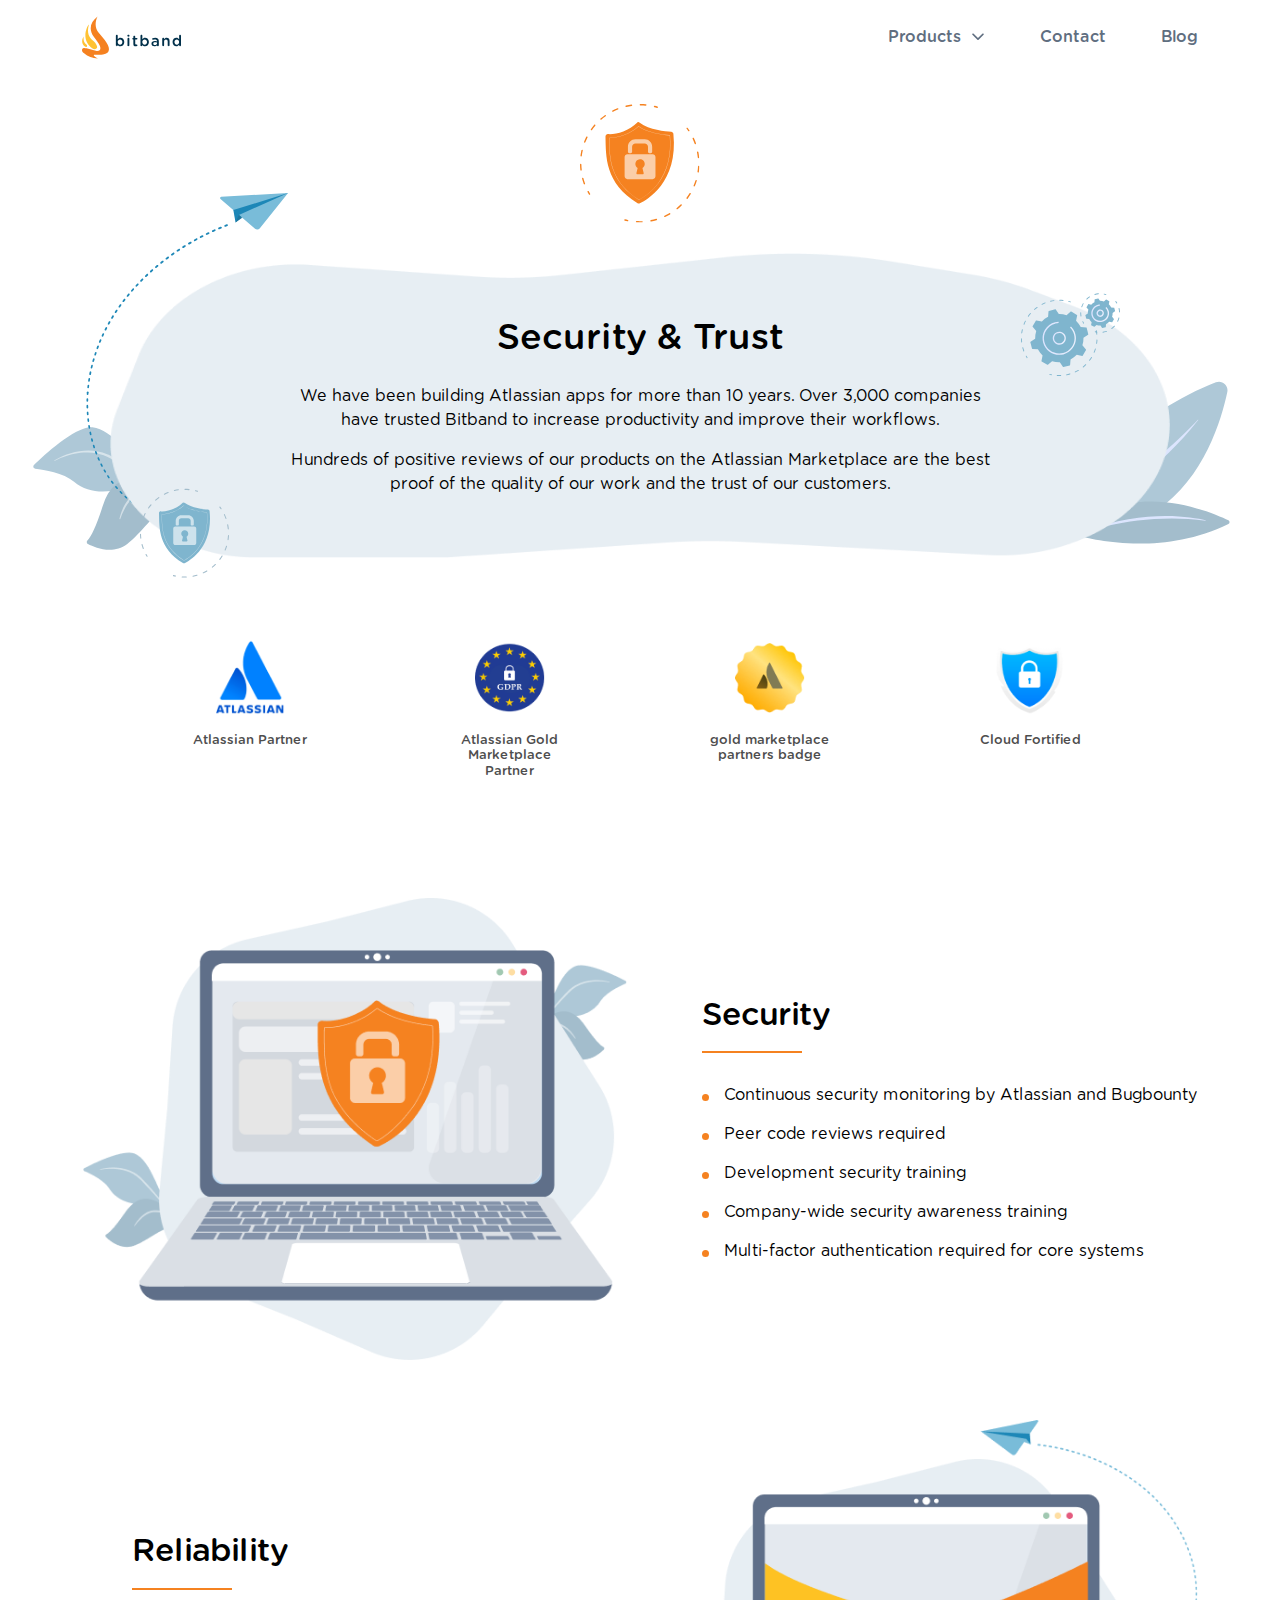
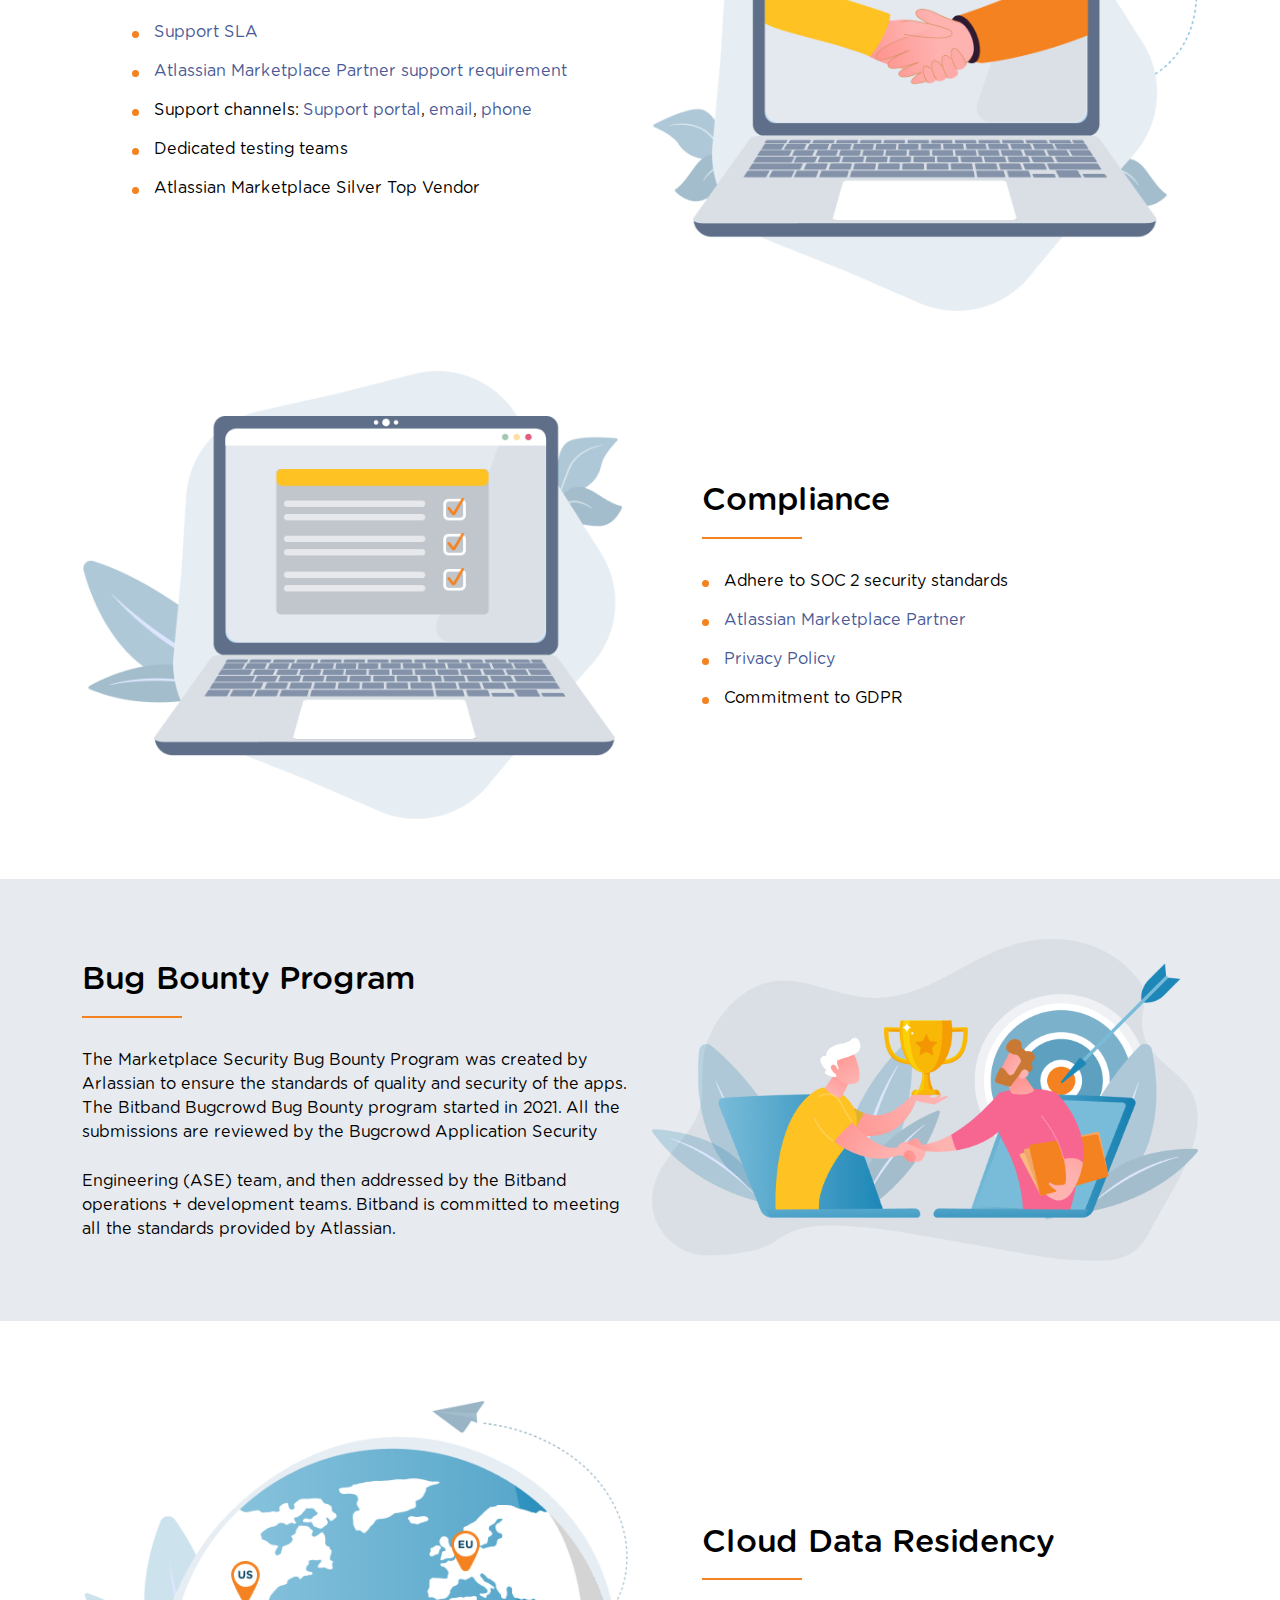
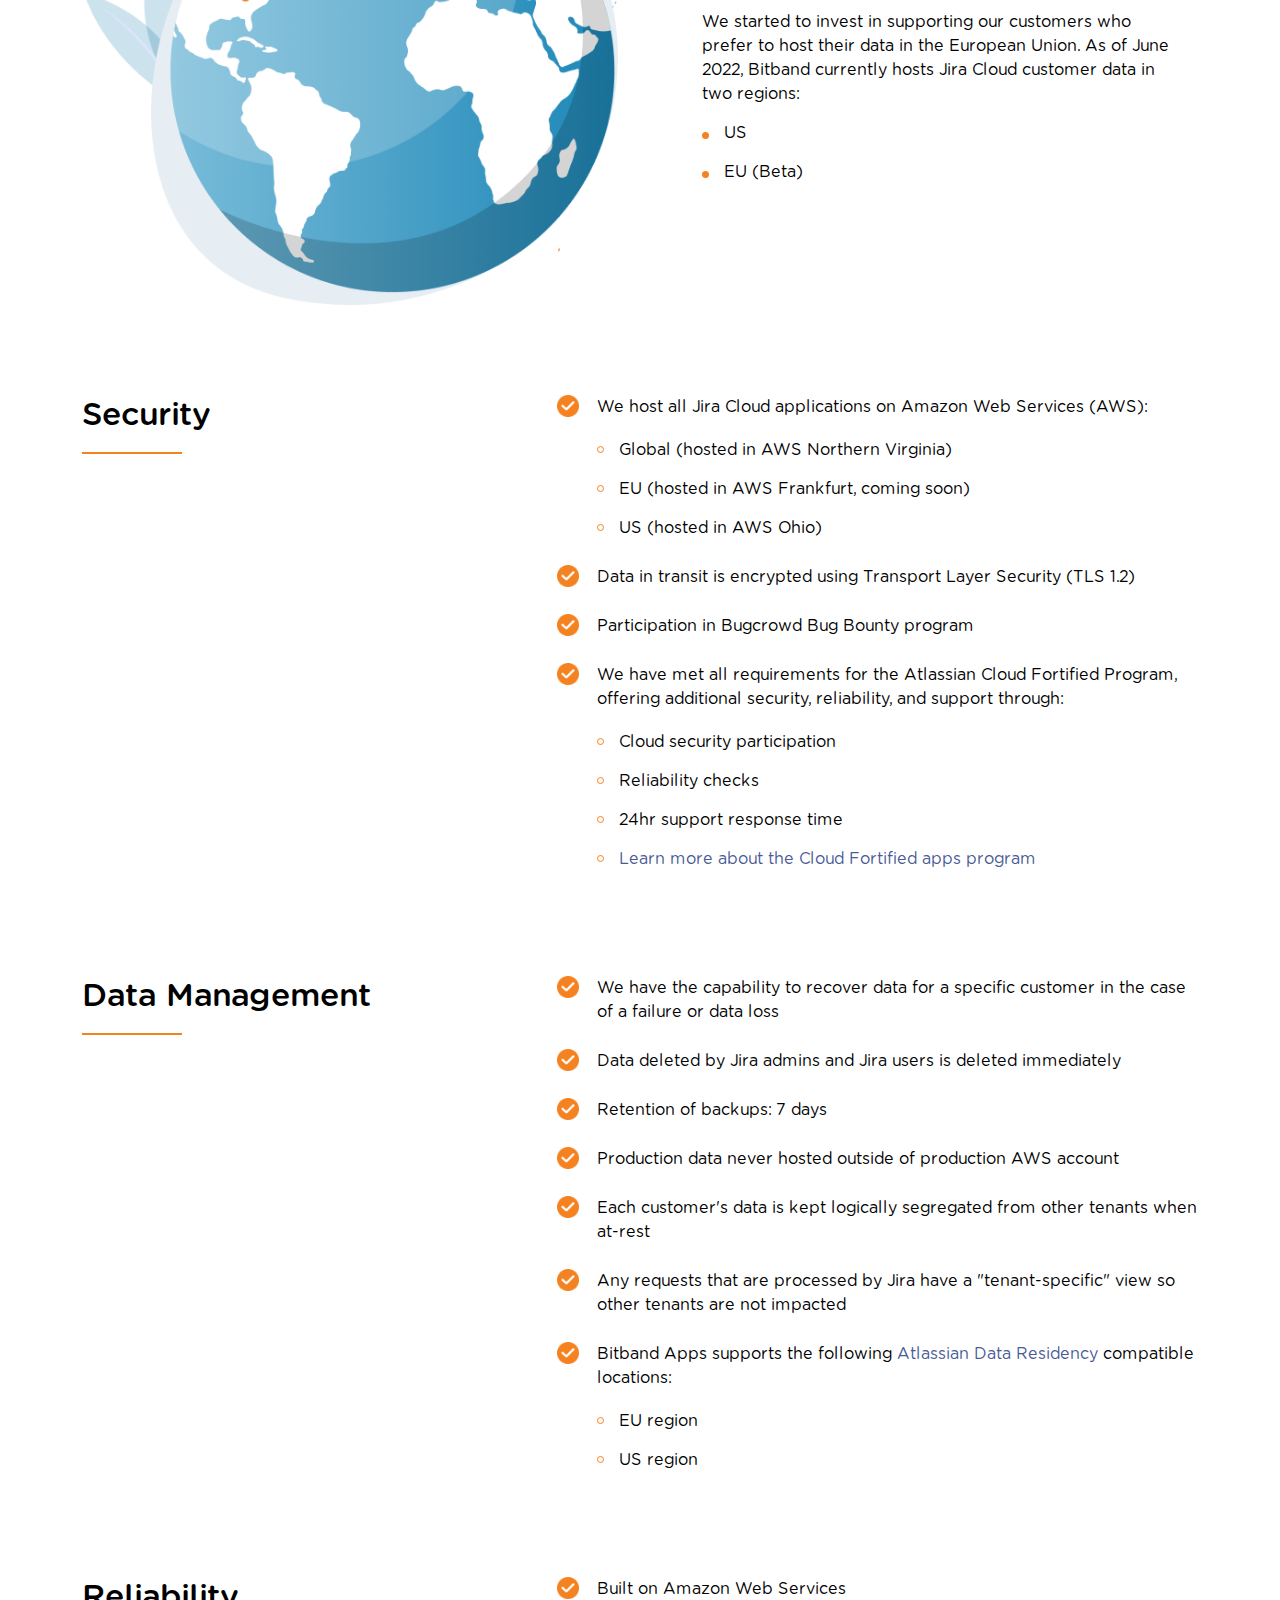
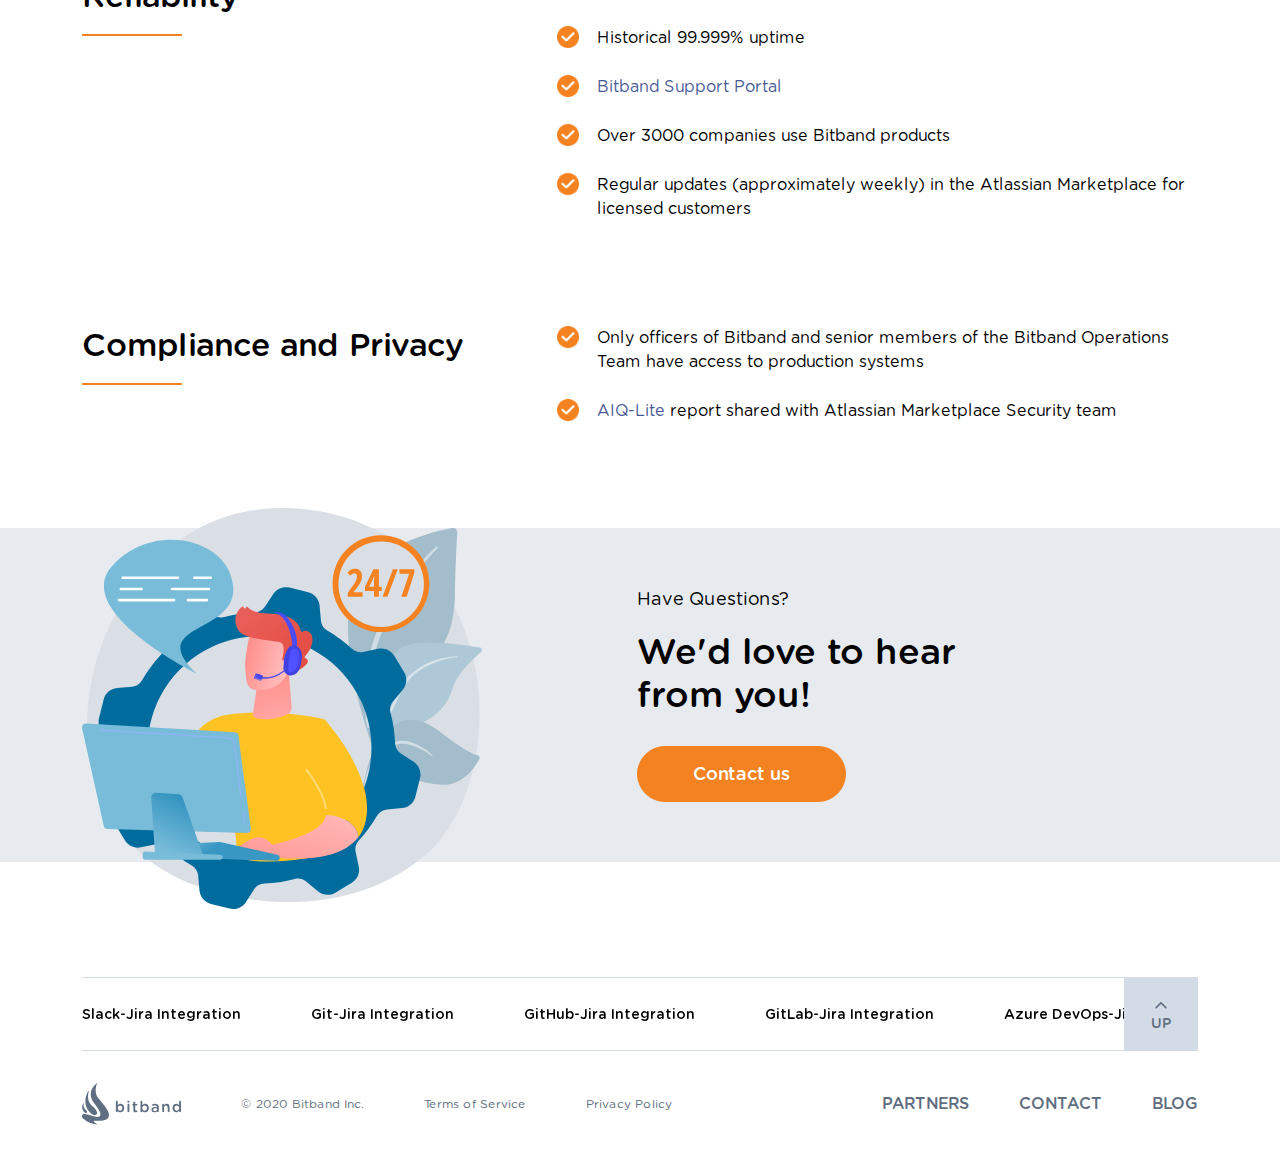
<file: security.html>
<!DOCTYPE html>
<html lang="en">

<head>
    <meta charset="UTF-8">
    <meta http-equiv="X-UA-Compatible" content="IE=edge">
    <meta name="viewport" content="width=device-width, initial-scale=1.0">
    <title>Security and trust page</title>
    <link rel="apple-touch-icon-precomposed" href="favicon/favico.png" />
    <link rel="icon" href="favicon/favico.png">
    <link rel="stylesheet" href="css/lib/bootstrap.min.css">
    <link rel="stylesheet" href="css/lib/slick.css">
    <link rel="stylesheet" href="css/style.css">
    <link rel="stylesheet" href="css/new.css">
</head>

<body>

    <div class="pagewrapper">
        <header class="header">
            <div class="container">
                <div class="row align-items-center">
                    <div class="col-lg-4">
                        <div class="header__logo">
                            <a href="#"><img src="img/logo.svg" alt="logo"></a>
                        </div>
                    </div>
                    <div class="col-lg-8">
                        <div class="header__nav">
                            <ul>
                                <li class="sublink">
                                    <a href="#">Products</a>
                                    <ul class="sublist">
                                        <li><a href="azure-devops-jira-integration.html">Azure
                                                DevOps-Jira Integration</a></li>
                                        <li><a href="figma-jira-integration.html">Figma-Jira
                                                Integration</a></li>
                                        <li><a href="git-jira-integration.html">Git-Jira Integration</a>
                                        </li>
                                        <li><a href="github-jira-integration.html">GitHub-Jira
                                                Integration</a></li>
                                        <li><a href="gitlab-jira-integration.html">GitLab-Jira
                                                Integration</a></li>
                                        <li><a href="jenkins-jira-integration.html">Jenkins-Jira
                                                Integration</a></li>
                                        <li><a href="microsoft-teams-jira-integration.html">Microsoft
                                                Teams-Jira Integration</a></li>
                                        <li><a href="miro-jira-integration.html">Miro-Jira
                                                Integration</a></li>
                                        <li><a href="slack-jira-integration.html">Slack-Jira
                                                Integration</a></li>
                                    </ul>
                                </li>
                                <li><a href="#">Contact</a></li>
                                <li><a href="#">Blog</a></li>
                            </ul>
                            <a href="#" class="closemenu"><img src="img/close.svg" alt="close"></a>
                            <img class="animationimg" src="img/figanim.svg" alt="img">
                        </div>
                    </div>
                    <button class="burger">
                        <span></span>
                        <span></span>
                        <span></span>
                    </button>
                </div>
            </div>
        </header>

        <main class="main">
            <section class="securitysect">
                <div class="container">
                    <img class="securityicon" src="img/new/security.svg" alt="img">
                    <div class="securitysect__info">
                        <!-- <img class="securitysect__info-bg" src="img/new/securitybg.png" alt="bg">
                        <img class="securitysect__info-bg tablet" src="img/new/security-tabletbg.png" alt="img"> -->
                        <img class="fscreenbgmain" src="img/new/fscreenbg.png" alt="bg">
                        <img class="fscreenbgmain__el1" src="img/new/fscreenbg-el1.svg" alt="img">
                        <img class="fscreenbgmain__el2" src="img/new/fscreenbg-el2.svg" alt="img">
                        <img class="fscreenbgmain__el3" src="img/new/fscreenbg-el3.svg" alt="img">
                        <img class="fscreenbgmain__el4" src="img/new/fscreenbg-el4.svg" alt="img">
                        <img class="fscreenbgmain__el5" src="img/new/fscreenbg-el5.svg" alt="img">
                        
                        <div class="securitysect__info-descr">
                            <h1>Security & Trust</h1>
                            <p>
                                We have been building Atlassian apps for more than 10 years. Over 3,000 companies have
                                trusted Bitband to increase productivity and improve their workflows.
                            </p>
                            <p>
                                Hundreds of positive reviews of our products on the Atlassian Marketplace are the best
                                proof
                                of the quality of our work and the trust of our customers.
                            </p>
                        </div>
                    </div>
                </div>
            </section>

            <div class="spartners">
                <div class="container">
                    <div class="d-flex justify-content-md-between justify-content-around">
                        <div class="spartners__box">
                            <div class="imgwrap">
                                <img src="img/new/partner1.png" alt="img">
                            </div>
                            <p>
                                Atlassian Partner
                            </p>
                        </div>

                        <div class="spartners__box">
                            <div class="imgwrap">
                                <img src="img/new/partner2.png" alt="img">
                            </div>
                            <p>
                                Atlassian Gold Marketplace Partner
                            </p>
                        </div>

                        <div class="spartners__box">
                            <div class="imgwrap">
                                <img src="img/new/partner3.png" alt="img">
                            </div>
                            <p>
                                gold marketplace partners badge
                            </p>
                        </div>

                        <div class="spartners__box">
                            <div class="imgwrap">
                                <img src="img/new/partner4.png" alt="img">
                            </div>
                            <p>
                                Cloud Fortified
                            </p>
                        </div>

                    </div>
                </div>
            </div>

            <section class="secbenefits">
                <div class="container">
                    <div class="secbenefits__row">
                        <div class="row align-items-center">
                            <div class="col-lg-6">
                                <div class="wrapimg">
                                    <img class="secbenefits__pic" src="img/new/benef1.png" alt="img">
                                </div>
                            </div>
                            <div class="col-lg-6">
                                <div class="secbenefits__descr">
                                    <h4>Security</h4>
                                    <ul>
                                        <li>Continuous security monitoring by Atlassian and Bugbounty</li>
                                        <li>Peer code reviews required</li>
                                        <li>Development security training</li>
                                        <li>Company-wide security awareness training</li>
                                        <li>Multi-factor authentication required for core systems</li>
                                    </ul>
                                </div>
                            </div>
                        </div>
                    </div>
                    <div class="secbenefits__row">
                        <div class="row align-items-center">
                            <div class="col-lg-6">
                                <div class="wrapimg">
                                    <img class="secbenefits__pic" src="img/new/benef2.png" alt="img">
                                </div>
                            </div>
                            <div class="col-lg-6">
                                <div class="secbenefits__descr">
                                    <h4>Reliability</h4>
                                    <ul>
                                        <li><a href="#">Support SLA</a></li>
                                        <li><a href="#">Atlassian Marketplace Partner support requirement </a></li>
                                        <li>Support channels: <a href="#">Support portal</a>, <a href="#">email</a>, <a
                                                href="#">phone</a></li>
                                        <li>Dedicated testing teams</li>
                                        <li>Atlassian Marketplace Silver Top Vendor</li>
                                    </ul>
                                </div>
                            </div>
                        </div>
                    </div>
                    <div class="secbenefits__row">
                        <div class="row align-items-center">
                            <div class="col-lg-6">
                                <div class="wrapimg">
                                    <img class="secbenefits__pic" src="img/new/benef3.png" alt="img">
                                </div>
                            </div>
                            <div class="col-lg-6">
                                <div class="secbenefits__descr">
                                    <h4>Compliance</h4>
                                    <ul>
                                        <li>Adhere to SOC 2 security standards</li>
                                        <li><a href="#">Atlassian Marketplace Partner</a></li>
                                        <li><a href="#">Privacy Policy</a></li>
                                        <li>Commitment to GDPR</li>
                                    </ul>
                                </div>
                            </div>
                        </div>
                    </div>


                </div>
            </section>

            <section class="bbp">
                <div class="container">
                    <div class="row align-items-center">
                        <div class="col-lg-6">
                            <div class="bbp__left">
                                <h4>Bug Bounty Program</h4>
                                <p>
                                    The Marketplace Security Bug Bounty Program was created by Arlassian to ensure the
                                    standards of quality and security of the apps. The Bitband Bugcrowd Bug Bounty
                                    program started in 2021. All the submissions are reviewed by the Bugcrowd
                                    Application Security
                                </p>
                                <p>
                                    Engineering (ASE) team, and then addressed by the Bitband operations + development
                                    teams. Bitband is committed to meeting all the standards provided by Atlassian.
                                </p>
                            </div>
                        </div>
                        <div class="col-lg-6">
                            <div class="bbp__img">
                                <img src="img/new/img1.png" alt="img">
                            </div>
                        </div>
                    </div>
                </div>
            </section>

            <section class="secbenefits cldata">
                <div class="container">
                    <div class="secbenefits__row">
                        <div class="row align-items-center">
                            <div class="col-lg-6">
                                <div class="wrapimg">
                                    <img class="secbenefits__pic" src="img/new/img2.png" alt="img">
                                </div>
                            </div>
                            <div class="col-lg-6">
                                <div class="secbenefits__descr">
                                    <h4>Cloud Data Residency</h4>
                                    <p>
                                        We started to invest in supporting our customers who prefer to host their data
                                        in the European
                                        Union. As of June 2022, Bitband currently hosts Jira Cloud customer data in two
                                        regions:
                                    </p>
                                    <ul>
                                        <li>US</li>
                                        <li>EU (Beta)</li>
                                    </ul>
                                </div>
                            </div>
                        </div>
                    </div>
                </div>
            </section>

            <section class="listssect">
                <div class="container">
                    <div class="listssect__listblock">
                        <div class="row">
                            <div class="col-lg-5">
                                <h4>Security</h4>
                            </div>
                            <div class="col-lg-7">
                                <div class="listssect__listwrapper">
                                    <ul>
                                        <li>
                                            We host all Jira Cloud applications on Amazon Web Services (AWS):
                                            <ul>
                                                <li>Global (hosted in AWS Northern Virginia)</li>
                                                <li>EU (hosted in AWS Frankfurt, coming soon)</li>
                                                <li>US (hosted in AWS Ohio)</li>
                                            </ul>
                                        </li>
                                        <li>
                                            Data in transit is encrypted using Transport Layer Security (TLS 1.2)
                                        </li>
                                        <li>
                                            Participation in Bugcrowd Bug Bounty program
                                        </li>
                                        <li>
                                            We have met all requirements for the Atlassian Cloud Fortified Program,
                                            offering
                                            additional security, reliability, and support through:
                                            <ul>
                                                <li>Cloud security participation</li>
                                                <li>Reliability checks</li>
                                                <li>24hr support response time</li>
                                                <li><a href="#">Learn more about the Cloud Fortified apps program </a>
                                                </li>
                                            </ul>
                                        </li>
                                    </ul>
                                </div>
                            </div>
                        </div>
                    </div>
                    <div class="listssect__listblock">
                        <div class="row">
                            <div class="col-lg-5">
                                <h4>Data Management</h4>
                            </div>
                            <div class="col-lg-7">
                                <div class="listssect__listwrapper">
                                    <ul>
                                        <li>
                                            We have the capability to recover data for a specific customer in
                                            the case of a failure or data loss
                                        </li>
                                        <li>Data deleted by Jira admins and Jira users is deleted immediately</li>
                                        <li>Retention of backups: 7 days</li>
                                        <li>Production data never hosted outside of production AWS account</li>
                                        <li>Each customer's data is kept logically segregated from other tenants when at-rest</li>
                                        <li>Any requests that are processed by Jira have a "tenant-specific" view so other tenants are not impacted</li>
                                        <li>
                                            Bitband Apps supports the following <a href="#">Atlassian Data Residency</a> compatible locations:
                                            <ul>
                                                <li>EU region</li>
                                                <li>US region</li>
                                            </ul>
                                        </li>
                                    </ul>
                                </div>
                            </div>
                        </div>
                    </div>
                    <div class="listssect__listblock">
                        <div class="row">
                            <div class="col-lg-5">
                                <h4>Reliability</h4>
                            </div>
                            <div class="col-lg-7">
                                <div class="listssect__listwrapper">
                                    <ul>
                                        <li>Built on Amazon Web Services</li>
                                        <li>Historical 99.999% uptime</li>
                                        <li><a href="#">Bitband Support Portal</a></li>
                                        <li>Over 3000 companies use Bitband products</li>
                                        <li>
                                            Regular updates (approximately weekly) in the Atlassian Marketplace for licensed customers
                                        </li>
                                    </ul>
                                </div>
                            </div>
                        </div>
                    </div>
                    <div class="listssect__listblock">
                        <div class="row">
                            <div class="col-lg-5">
                                <h4>Compliance and Privacy</h4>
                            </div>
                            <div class="col-lg-7">
                                <div class="listssect__listwrapper">
                                    <ul>
                                        <li>
                                            Only officers of Bitband and senior members of the Bitband Operations Team have access to production systems
                                        </li>
                                        <li>
                                            <a href="#">AIQ-Lite</a> report shared with Atlassian Marketplace Security team
                                        </li>
                                    </ul>
                                </div>
                            </div>
                        </div>
                    </div>
                </div>
            </section>

            <section class="havequestions">
                <div class="container">
                    <div class="row">
                        <div class="col-lg-5">
                            <div class="havequestions__img">
                                <img src="img/new/question.svg" alt="img">
                            </div>
                        </div>
                        <div class="col-lg-7">
                            <div class="havequestions__info">
                                <p>Have Questions?</p>
                                <h3>We'd love to hear<br> from you!</h3>
                                <a href="#">Contact us</a>
                            </div>
                        </div>
                    </div>
                </div>
            </section>

        </main>

        <footer class="footer">
            <div class="container">
                <div class="footer__topsect">
                    <div class="footlistsl">
                        <div class="footertext-slider">
                            <div><a href="#">Slack-Jira Integration</a></div>
                            <div><a href="#">Git-Jira Integration</a></div>
                            <div><a href="#">GitHub-Jira Integration</a></div>
                            <div><a href="#">GitLab-Jira Integration</a></div>
                            <div><a href="#">Azure DevOps-Jira Integration</a></div>
                            <div><a href="#">Jenkins-Jira Integration</a></div>
                            <div><a href="#">Figma-Jira Integration</a></div>
                            <div><a href="#">Miro-Jira Integration</a></div>
                            <div><a href="#">Microsoft Teams-Jira Integration</a></div>
                        </div>
                    </div>
                    <div class="up">
                        <span>
                            <img src="img/totop.svg" alt="img">
                            up
                        </span>
                    </div>
                </div>
                <div class="footer__bottsect">
                    <div class="row align-items-center">
                        <div class="col-lg-8">
                            <div class="footer__bottsect-left">
                                <a href="#" class="footer__logo"><img src="img/logo-footer.svg" alt="logo"></a>
                                <ul>
                                    <li>© 2020 Bitband Inc.</li>
                                    <li><a href="#">Terms of Service</a></li>
                                    <li><a href="#">Privacy Policy</a></li>
                                </ul>
                            </div>
                        </div>
                        <div class="col-lg-4">
                            <div class="footer__bottsect-right">
                                <a href="#" class="footer__logo mobile"><img src="img/logo-footer.svg" alt="logo"></a>
                                <ul>
                                    <li><a href="#">PARTNERS</a></li>
                                    <li><a href="#">Contact</a></li>
                                    <li><a href="#">Blog</a></li>
                                </ul>
                            </div>
                        </div>
                    </div>
                </div>
            </div>
        </footer>
    </div>


    <script src="js/lib/jquery.js"></script>
    <script src="js/lib/slick.min.js"></script>
    <script src="js/common.js"></script>
</body>

</html>
</file>
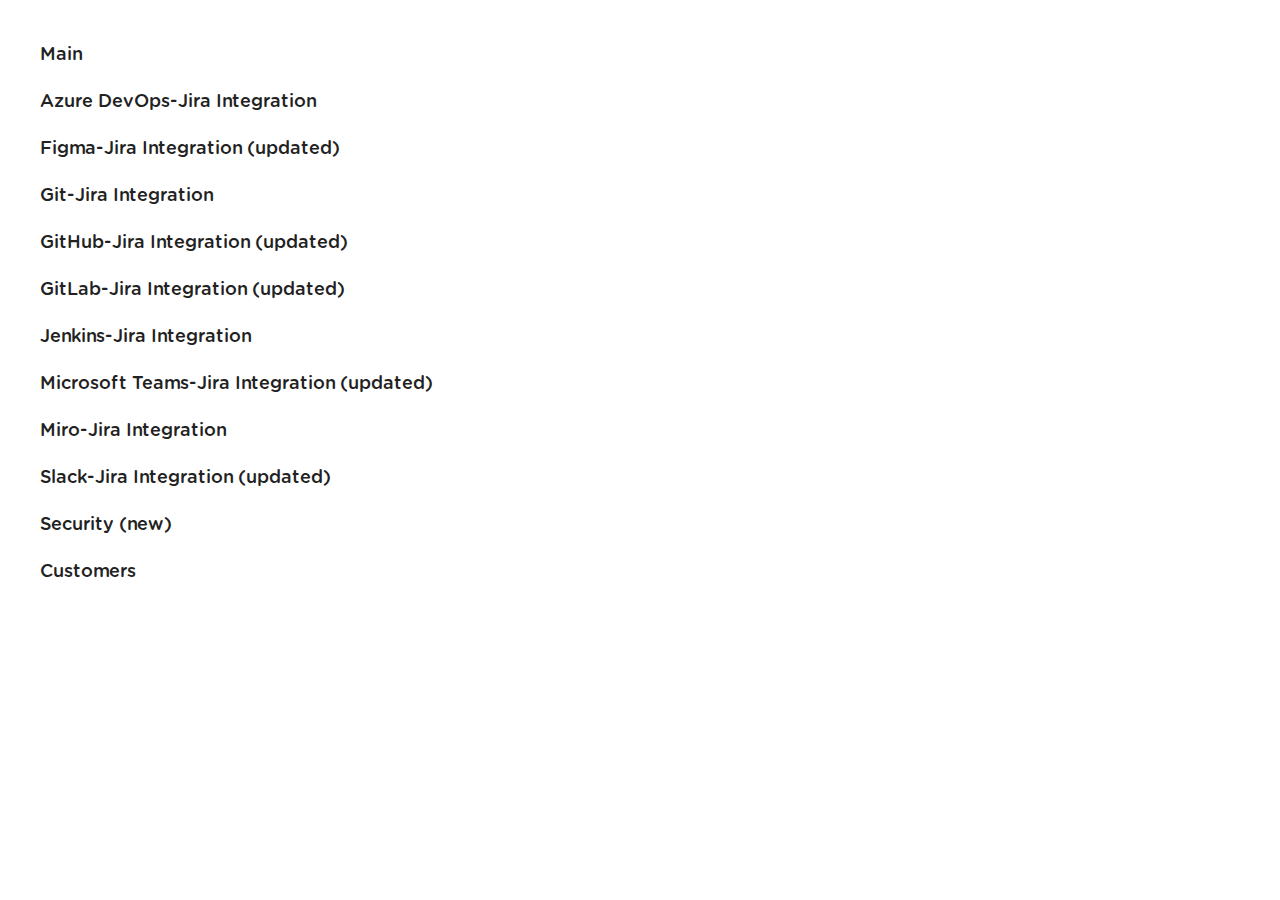
<file: sitemap.html>
<!DOCTYPE html>
<html lang="en">

<head>
    <meta charset="UTF-8">
    <meta http-equiv="X-UA-Compatible" content="IE=edge">
    <meta name="viewport" content="width=device-width, initial-scale=1.0">
    <link rel="apple-touch-icon-precomposed" href="favicon/favico.png" />
    <link rel="icon" href="favicon/favico.png">
    <title>Sitemap</title>
    <link rel="stylesheet" href="css/lib/bootstrap.min.css">
    <link rel="stylesheet" href="css/lib/slick.css">
    <link rel="stylesheet" href="css/style.css">
</head>

<body>

    <ul>
        <li><a target="_blank" href="index.html">Main</a></li>
        <li><a target="_blank" href="azure-devops-jira-integration.html">Azure DevOps-Jira Integration</a></li>
        <li><a target="_blank" href="figma-jira-integration.html">Figma-Jira Integration (updated)</a></li>
        <li><a target="_blank" href="git-jira-integration.html">Git-Jira Integration</a></li>
        <li><a target="_blank" href="github-jira-integration.html">GitHub-Jira Integration (updated)</a></li>
        <li><a target="_blank" href="gitlab-jira-integration.html">GitLab-Jira Integration  (updated)</a></li>
        <li><a target="_blank" href="jenkins-jira-integration.html">Jenkins-Jira Integration</a></li>
        <li><a target="_blank" href="microsoft-teams-jira-integration.html">Microsoft Teams-Jira Integration (updated)</a></li>
        <li><a target="_blank" href="miro-jira-integration.html">Miro-Jira Integration</a></li>
        <li><a target="_blank" href="slack-jira-integration.html">Slack-Jira Integration (updated)</a></li>
        <li><a target="_blank" href="security.html">Security (new)</a></li>
        <li><a target="_blank" href="customers.html">Customers</a></li>
    </ul>

    <style>
        ul {
            list-style-type: none;
            padding: 40px;
        }

        li {
            margin-bottom: 20px;
        }

        a { 
            font-size: 18px;
            color: #222;
            text-decoration: none;
            font-weight: 500;
        }
    </style>


    <script src="js/lib/jquery.js"></script>
    <script src="js/lib/slick.min.js"></script>
    <script src="js/common.js"></script>
</body>

</html>
</file>
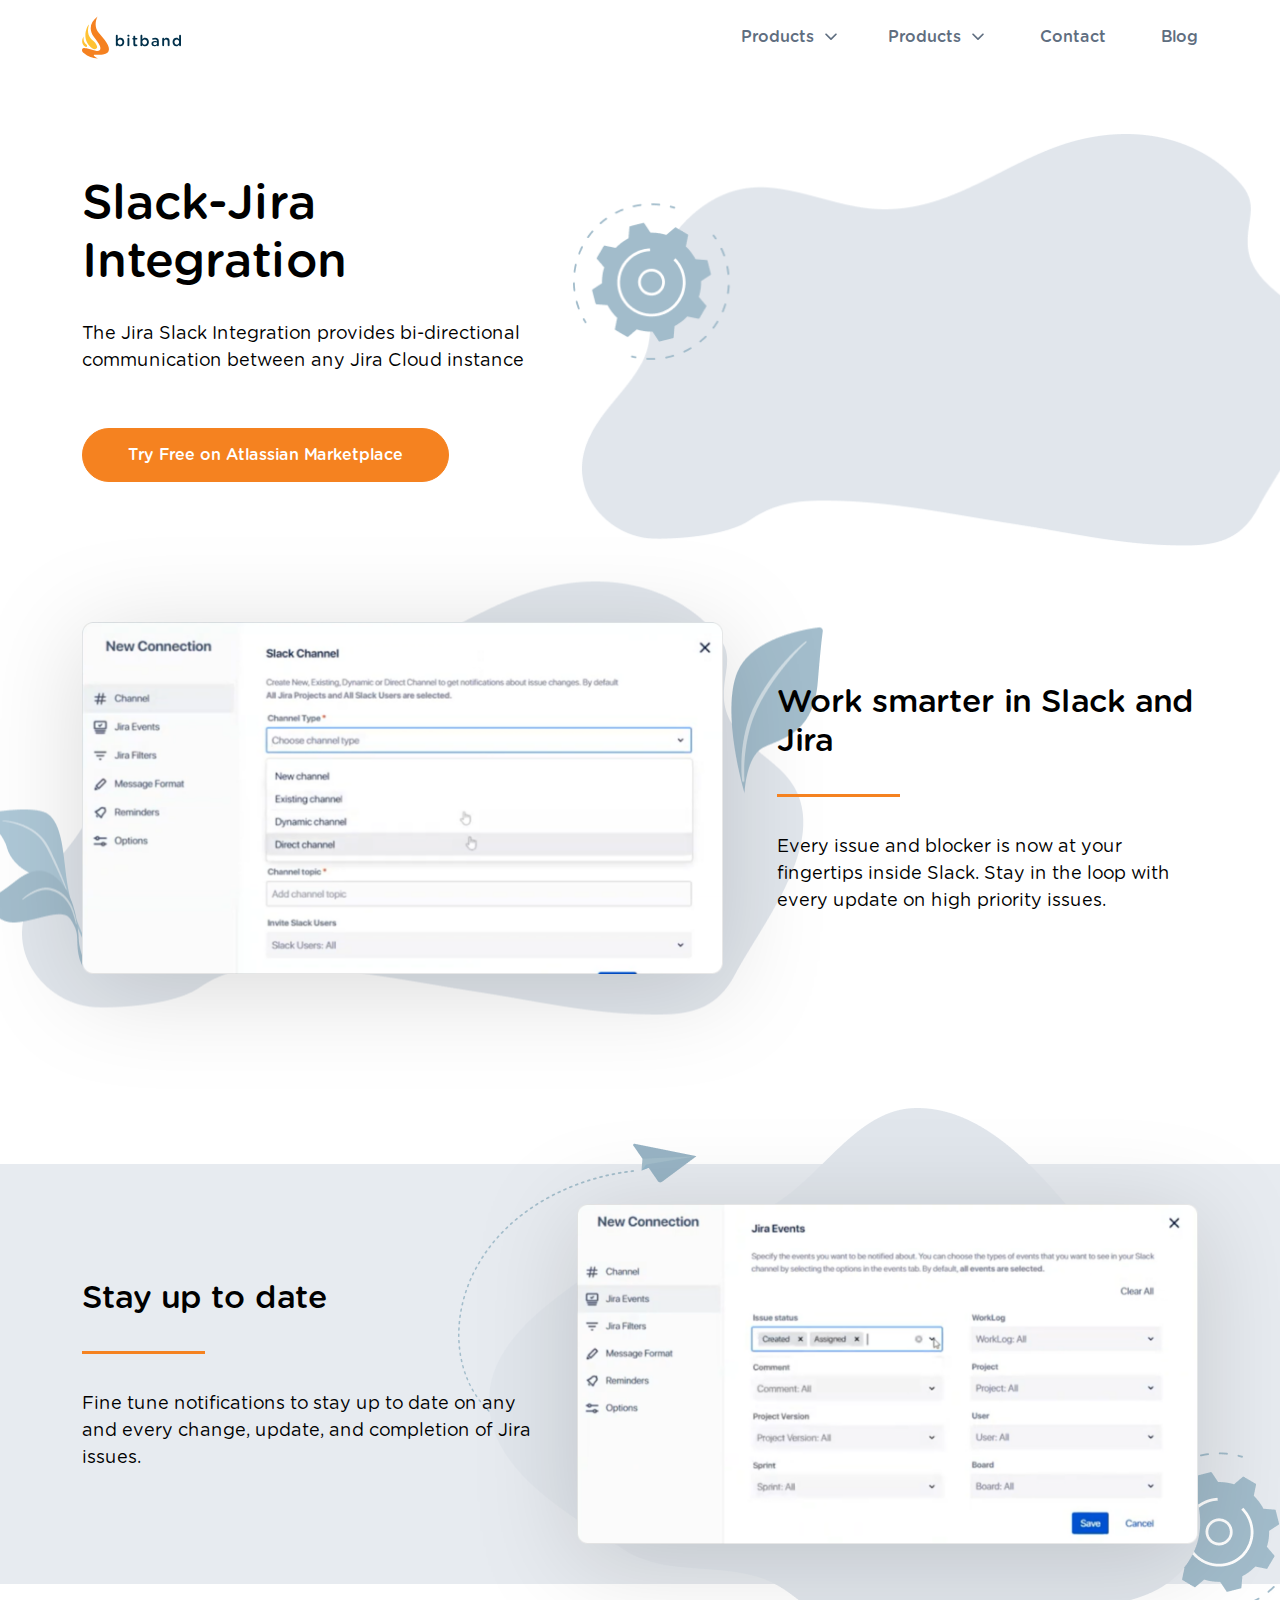
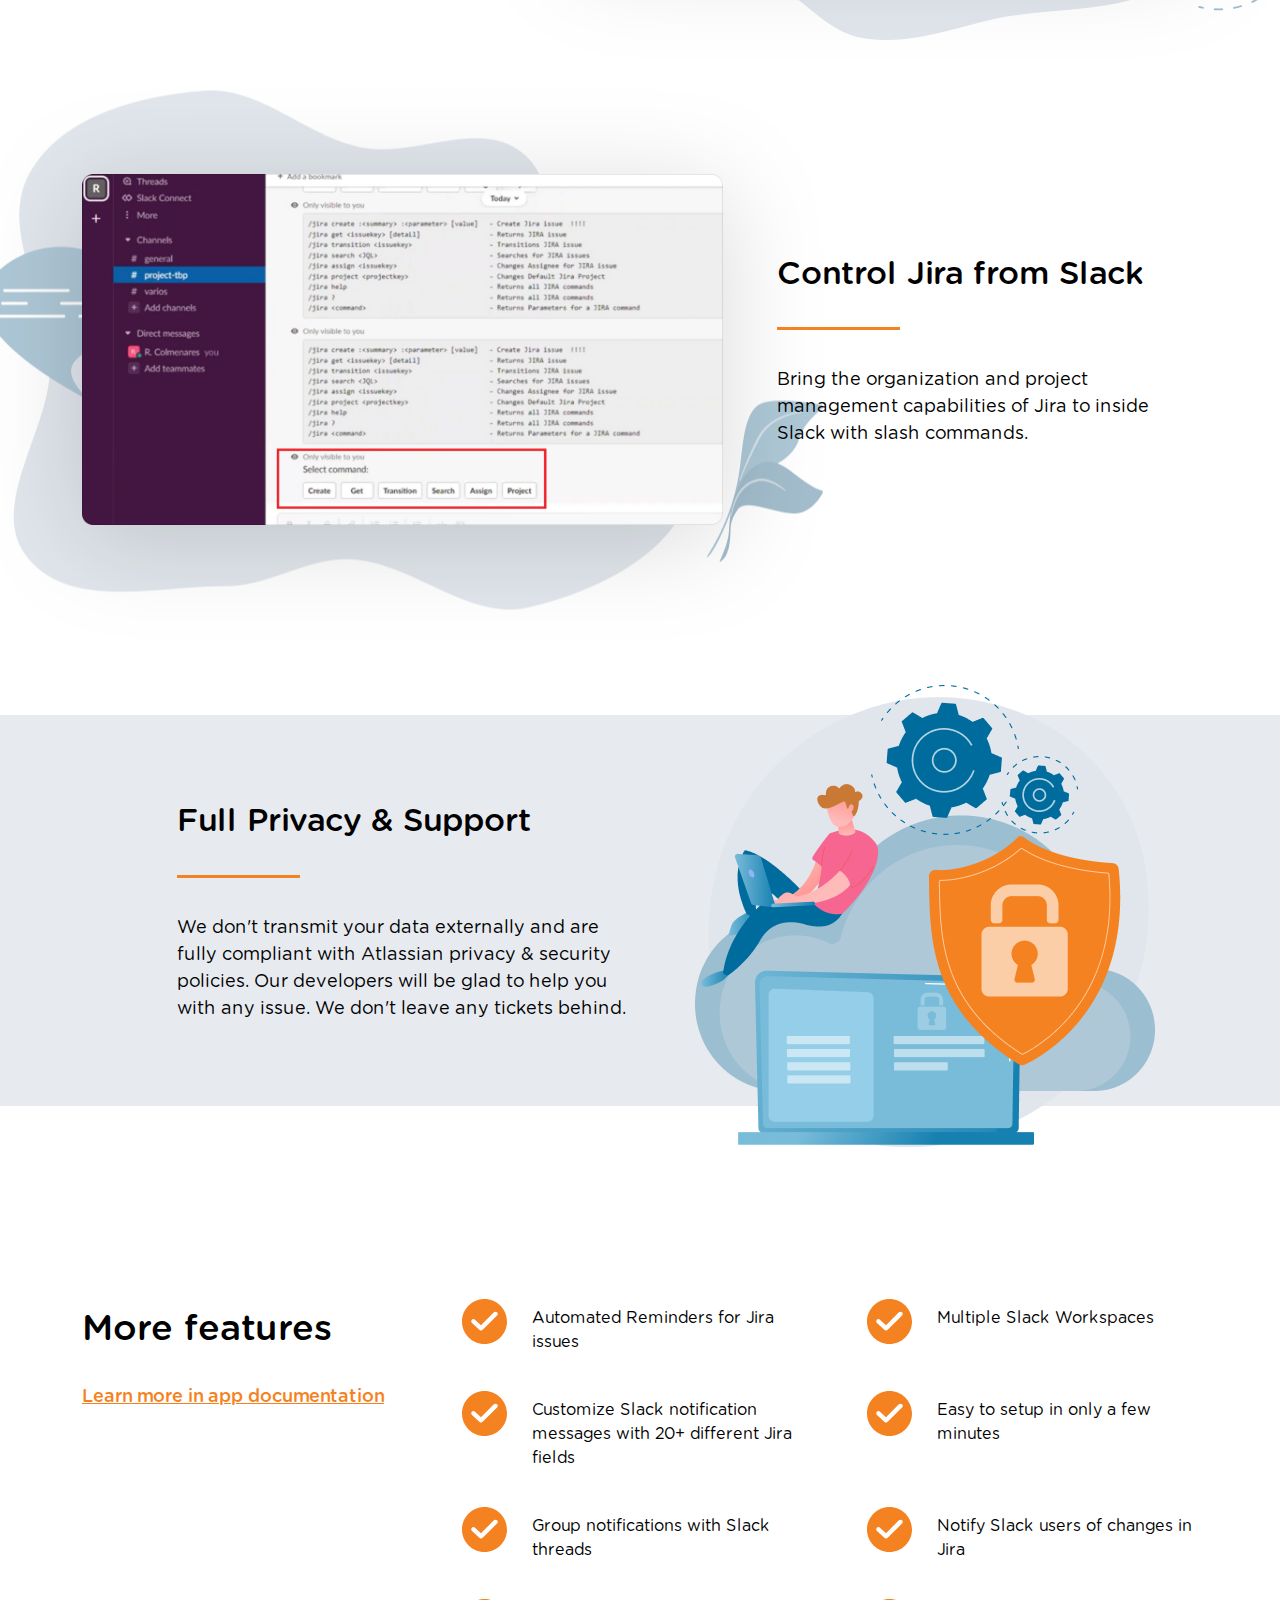
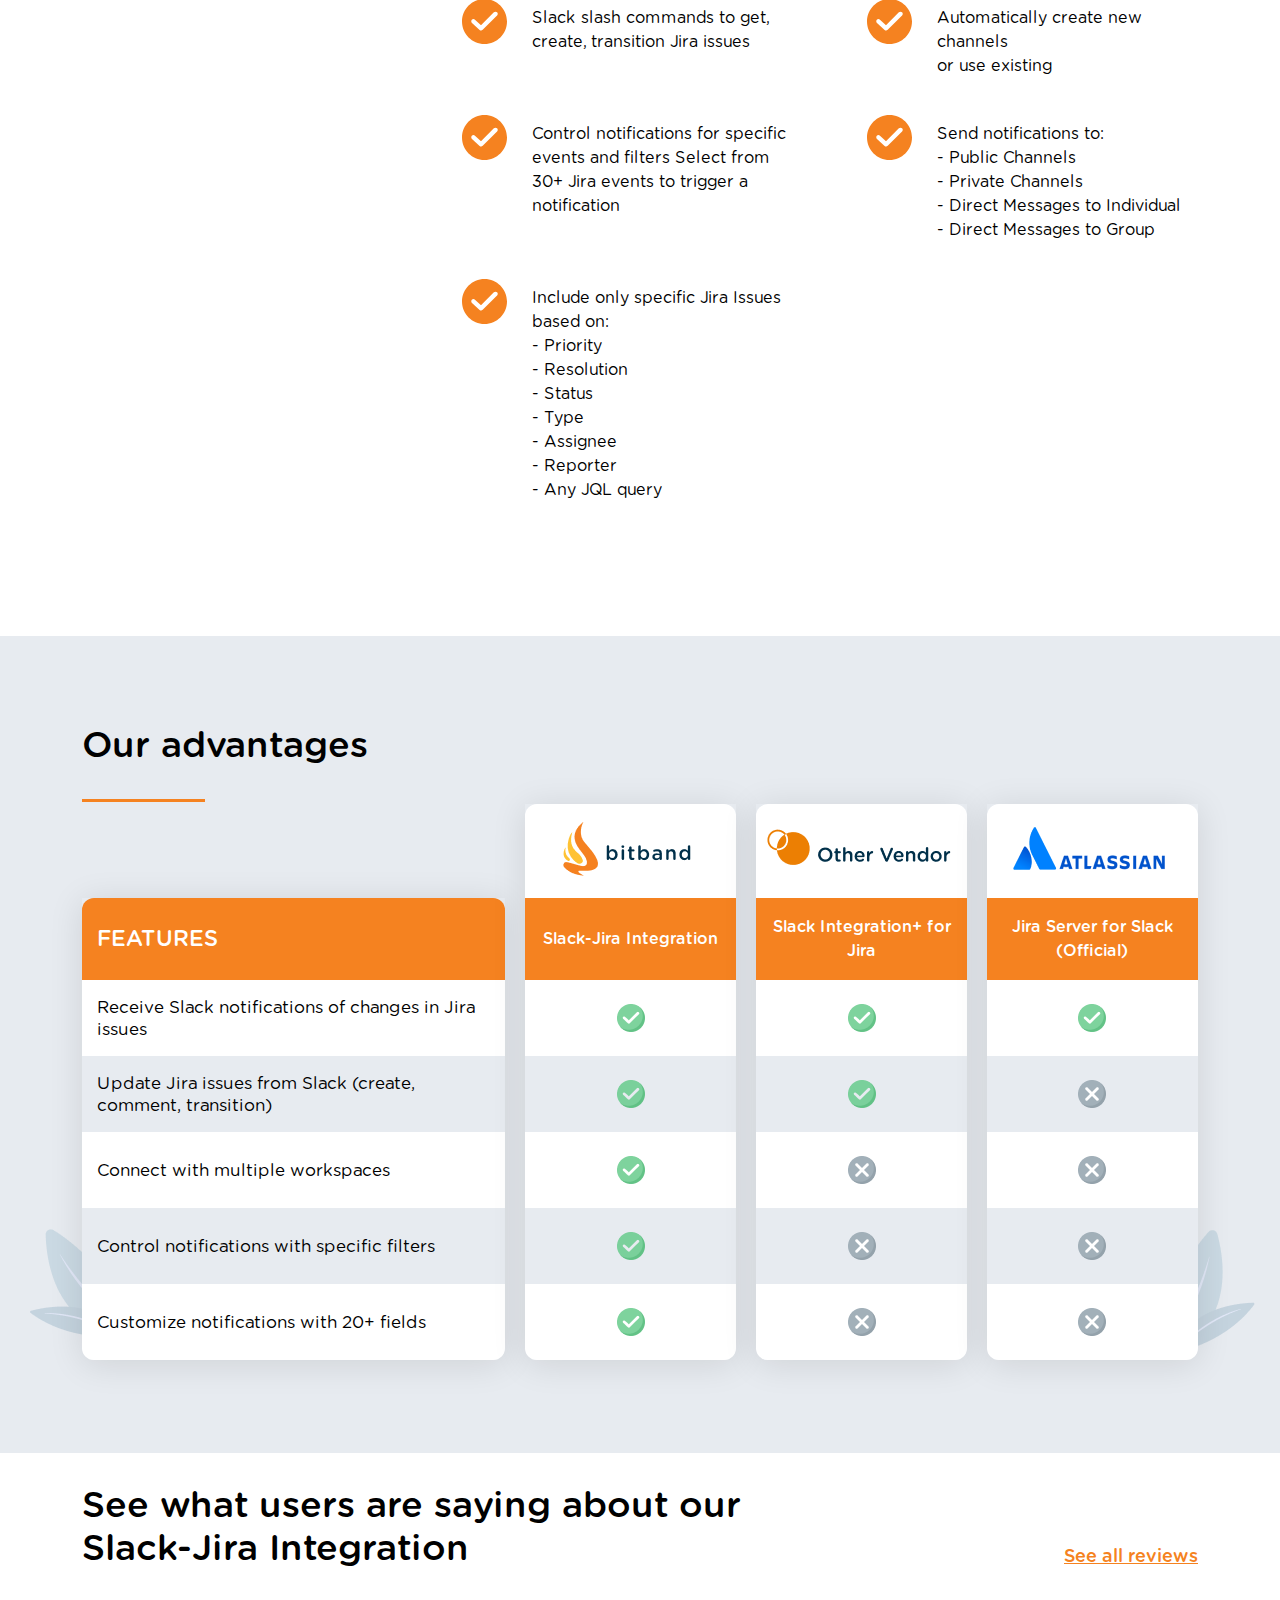
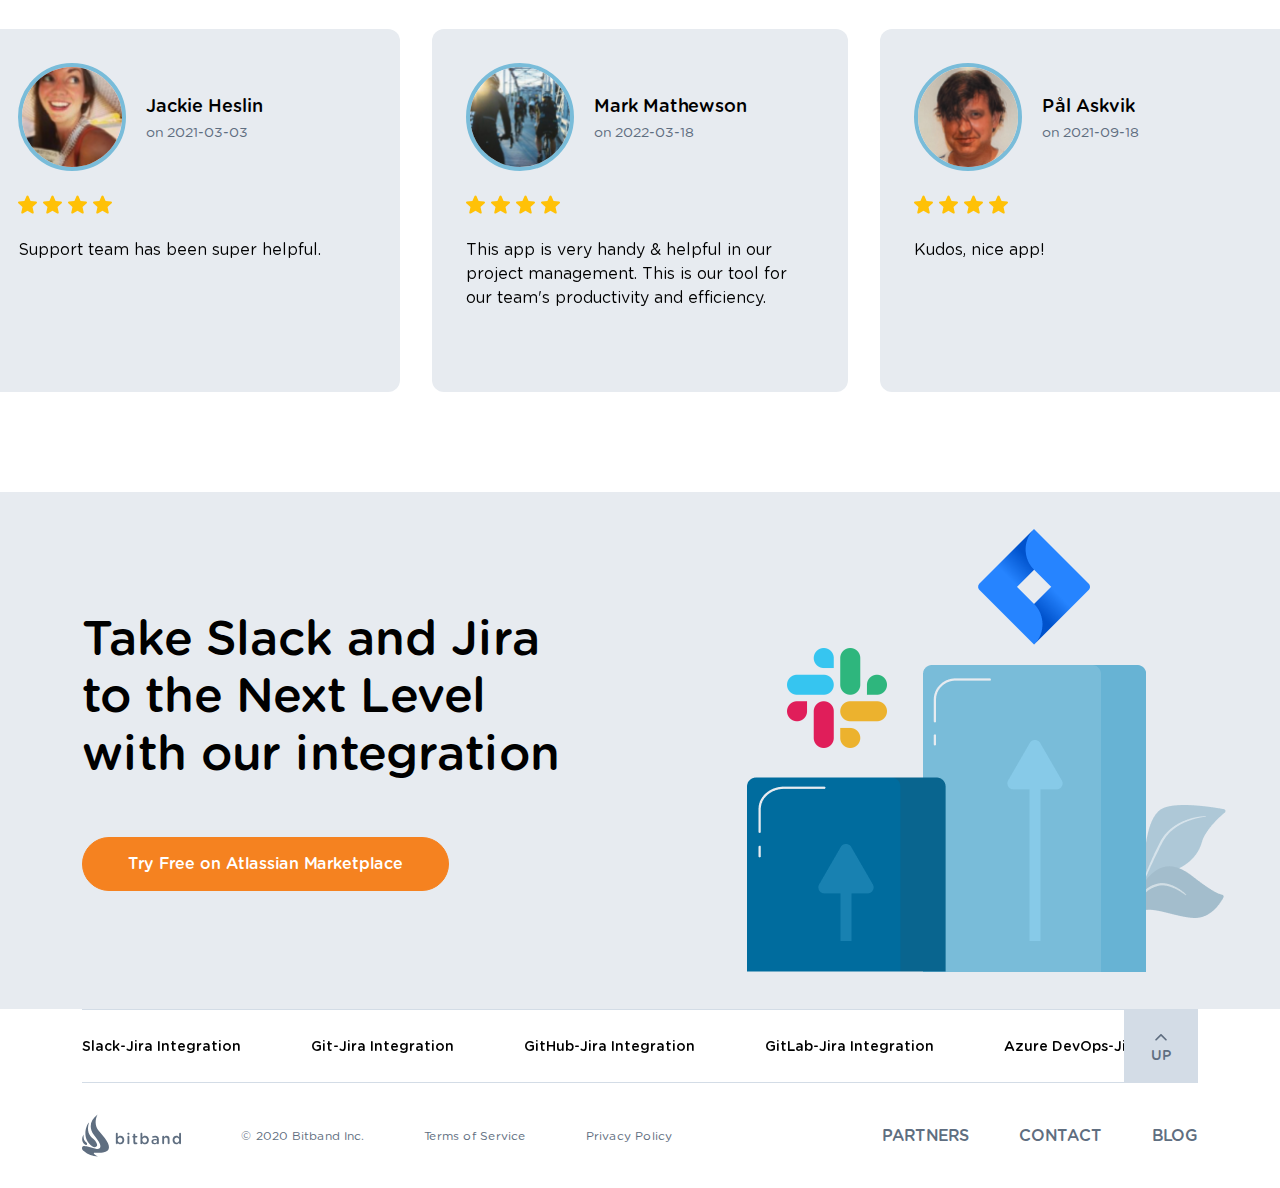
<file: slack-jira-integration.html>
<!DOCTYPE html>
<html lang="en">

<head>
    <meta charset="UTF-8">
    <meta http-equiv="X-UA-Compatible" content="IE=edge">
    <meta name="viewport" content="width=device-width, initial-scale=1.0">
    <title>Slack-Jira Integration</title>
    <link rel="apple-touch-icon-precomposed" href="favicon/favico.png" />
    <link rel="icon" href="favicon/favico.png">
    <link rel="stylesheet" href="css/lib/bootstrap.min.css">
    <link rel="stylesheet" href="css/lib/slick.css">
    <link rel="stylesheet" href="css/style.css">
    <link rel="stylesheet" href="css/new.css">
</head>

<body>

    <div class="pagewrapper">
        <header class="header">
            <div class="container">
                <div class="row align-items-center">
                    <div class="col-lg-4">
                        <div class="header__logo">
                            <a href="#"><img src="img/logo.svg" alt="logo"></a>
                        </div>
                    </div>
                    <div class="col-lg-8">
                        <div class="header__nav">
                            <ul>
                                <li class="sublink">
                                    <a href="#">Products</a>
                                    <li class="sublink">
                                        <a href="#">Products</a>
                                        <ul class="sublist">
                                            <li><a href="azure-devops-jira-integration.html">Azure
                                                    DevOps-Jira Integration</a></li>
                                            <li><a href="figma-jira-integration.html">Figma-Jira
                                                    Integration</a></li>
                                            <li><a href="git-jira-integration.html">Git-Jira Integration</a>
                                            </li>
                                            <li><a href="github-jira-integration.html">GitHub-Jira
                                                    Integration</a></li>
                                            <li><a href="gitlab-jira-integration.html">GitLab-Jira
                                                    Integration</a></li>
                                            <li><a href="jenkins-jira-integration.html">Jenkins-Jira
                                                    Integration</a></li>
                                            <li><a href="microsoft-teams-jira-integration.html">Microsoft
                                                    Teams-Jira Integration</a></li>
                                            <li><a href="miro-jira-integration.html">Miro-Jira
                                                    Integration</a></li>
                                            <li><a href="slack-jira-integration.html">Slack-Jira
                                                    Integration</a></li>
                                        </ul>
                                    </li>
                                </li>
                                <li><a href="#">Contact</a></li>
                                <li><a href="#">Blog</a></li>
                            </ul>
                            <a href="#" class="closemenu"><img src="img/close.svg" alt="close"></a>
                            <img class="animationimg" src="img/figanim.svg" alt="img">
                        </div>
                    </div>
                    <button class="burger">
                        <span></span>
                        <span></span>
                        <span></span>
                    </button>
                </div>
            </div>
        </header>

        <main class="main">
            <section class="product-welcomesect">
                <div class="container">
                    <div class="row justify-content-between">
                        <div class="col-lg-5">
                            <div class="product-welcomesect__texts">
                                <h1>
                                    Slack-Jira Integration
                                </h1>
                                <div class="descr">
                                    <p>
                                        The Jira Slack Integration provides bi-directional communication between any
                                        Jira Cloud instance
                                    </p>
                                </div>
                                <a href="#" class="orangebtn">Try Free on Atlassian Marketplace</a>
                            </div>
                        </div>
                        <div class="col-lg-6">
                            <div class="product-welcomesect__video">
                                <img class="videobgpic" src="img/prodpic1.png" alt="img">
                                <div class="ratio ratio-16x9">
                                    <iframe src="https://www.youtube.com/embed/3IxhRJlv84o" title="YouTube video player"
                                        frameborder="0"
                                        allow="accelerometer; autoplay; clipboard-write; encrypted-media; gyroscope; picture-in-picture"
                                        allowfullscreen></iframe>
                                </div>
                            </div>
                        </div>
                    </div>
                </div>
            </section>

            <section class="product-infosects">

                <div class="product__row-wrapper">

                    <div class="product__row">
                        <div class="container">
                            <div class="row align-items-center">
                                <div class="col-lg-7">
                                    <div class="product__rowpic">
                                        <img class="mainpic" src="img/sljirascreen1.png" alt="product screen">
                                        <img class="bgpic" src="img/prodscreenbg1.png" alt="product bg">
                                    </div>
                                </div>
                                <div class="col-lg-5">
                                    <div class="product__rowdescr">
                                        <h3>
                                            Work smarter in Slack and Jira
                                        </h3>
                                        <div class="descr">
                                            <p>
                                                Every issue and blocker is now at your fingertips inside Slack. Stay in
                                                the loop with every update on high priority issues.
                                            </p>
                                        </div>
                                    </div>
                                </div>
                            </div>
                        </div>
                    </div>
                    <div class="product__row">
                        <div class="container">
                            <div class="row align-items-center">
                                <div class="col-lg-7">
                                    <div class="product__rowpic">
                                        <img class="mainpic" src="img/sljirascreen2.png" alt="product screen">
                                        <img class="bgpic" src="img/prodscreenbg2.png" alt="product bg">
                                    </div>
                                </div>
                                <div class="col-lg-5">
                                    <div class="product__rowdescr">
                                        <h3>
                                            Stay up to date
                                        </h3>
                                        <div class="descr">
                                            <p>
                                                Fine tune notifications to stay up to date on any and every change,
                                                update, and completion of Jira issues.
                                            </p>
                                        </div>
                                    </div>
                                </div>
                            </div>
                        </div>
                    </div>
                    <div class="product__row">
                        <div class="container">
                            <div class="row align-items-center">
                                <div class="col-lg-7">
                                    <div class="product__rowpic">
                                        <img class="mainpic" src="img/sljirascreen3.png" alt="product screen">
                                        <img class="bgpic" src="img/prodscreenbg3.png" alt="product bg">
                                    </div>
                                </div>
                                <div class="col-lg-5">
                                    <div class="product__rowdescr">
                                        <h3>
                                            Control Jira from Slack
                                        </h3>
                                        <div class="descr">
                                            <p>
                                                Bring the organization and project management capabilities of Jira to
                                                inside Slack with slash commands.
                                            </p>
                                        </div>
                                    </div>
                                </div>
                            </div>
                        </div>
                    </div>
                    <div class="product__row illustrationcenter">
                        <div class="container">
                            <div class="row align-items-center">
                                <div class="col-lg-6">
                                    <div class="product__rowpic">
                                        <img class="illustration" src="img/prodscreen4.png" alt="product screen">
                                    </div>
                                </div>
                                <div class="col-lg-5 offset-lg-1">
                                    <div class="product__rowdescr">
                                        <h3>
                                            Full Privacy & Support
                                        </h3>
                                        <div class="descr">
                                            <p>
                                                We don't transmit your data externally and are fully compliant with
                                                Atlassian privacy & security policies. Our developers will be glad to
                                                help you with any issue. We don't leave any tickets behind.
                                            </p>
                                        </div>
                                    </div>
                                </div>
                            </div>
                        </div>
                    </div>

                </div>
            </section>

            <section class="product-listsection">
                <div class="container">
                    <div class="row">
                        <div class="col-xl-4">
                            <div class="prlistsect__left">
                                <h3>More features</h3>
                                <a href="#">Learn more in app documentation</a>
                            </div>
                        </div>
                        <div class="col-xl-8">
                            <div class="prlistsect__right">
                                <ul>
                                    <li>
                                        Automated Reminders for Jira issues
                                    </li>

                                    <li>Multiple Slack Workspaces </li>
                                    <li>Customize Slack notification messages with 20+ different Jira fields</li>
                                    <li>Easy to setup in only a few minutes
                                    </li>
                                    <li>Group notifications with Slack threads</li>
                                    <li>Notify Slack users of changes in Jira </li>
                                    <li>Slack slash commands to get, create, transition Jira issues</li>
                                    <li>
                                        Automatically create new channels <br>or use existing
                                    </li>
                                    <li>
                                        Control notifications for specific events and filters Select from 30+ Jira
                                        events to trigger a notification
                                    </li>
                                    <li>
                                        Send notifications to: <br>- Public Channels <br>- Private Channels <br>- Direct
                                        Messages to
                                        Individual <br>- Direct Messages to Group
                                    </li>
                                    <li>
                                        Include only specific Jira Issues based on: <br>- Priority <br>- Resolution
                                        <br>- Status <br>- Type <br>- Assignee <br>- Reporter <br>- Any JQL query
                                    </li>



                                </ul>
                            </div>
                        </div>
                    </div>
                </div>
            </section>

            <section class="advantages">
                <div class="container">
                    <h3>Our advantages</h3>
                    <div class="advantages__tablewrapper">
                        <div class="advantages__table">
                            <div class="advantages__leftsect">
                                <div class="tablecolwrap">
                                    <div class="advantagestable__head">
                                        <p>Features</p>
                                    </div>
                                    <div class="advantagestable__body">
                                        <ul>
                                            <li>Receive Slack notifications of changes in Jira issues</li>
                                            <li>Update Jira issues from Slack (create, comment, transition)</li>
                                            <li>Connect with multiple workspaces</li>
                                            <li>Control notifications with specific filters</li>
                                            <li>Customize notifications with 20+ fields</li>
                                        </ul>
                                    </div>
                                </div>
                            </div>

                            <div class="advantages__col">
                                <div class="tablecolwrap">
                                    <div class="advantagestable__title">
                                        <img src="img/new/tablelogo1.png" alt="bitband">
                                    </div>
                                    <div class="advantagestable__head">
                                        <p>Slack-Jira Integration</p>
                                    </div>
                                    <div class="advantagestable__body">
                                        <ul>
                                            <li><img src="img/new/tablcheck.png" alt="img"></li>
                                            <li><img src="img/new/tablcheck.png" alt="img"></li>
                                            <li><img src="img/new/tablcheck.png" alt="img"></li>
                                            <li><img src="img/new/tablcheck.png" alt="img"></li>
                                            <li><img src="img/new/tablcheck.png" alt="img"></li>
                                        </ul>
                                    </div>
                                </div>
                            </div>
                            <div class="advantages__col">
                                <div class="tablecolwrap">
                                    <div class="advantagestable__title">
                                        <img src="img/new/tablelogo2.png" alt="bitband">
                                    </div>
                                    <div class="advantagestable__head">
                                        <p>
                                            Slack Integration+ for Jira
                                        </p>
                                    </div>
                                    <div class="advantagestable__body">
                                        <ul>
                                            <li><img src="img/new/tablcheck.png" alt="img"></li>
                                            <li><img src="img/new/tablcheck.png" alt="img"></li>
                                            <li><img src="img/new/tablcancel.png" alt="img"></li>
                                            <li><img src="img/new/tablcancel.png" alt="img"></li>
                                            <li><img src="img/new/tablcancel.png" alt="img"></li>
                                        </ul>
                                    </div>
                                </div>
                            </div>
                            <div class="advantages__col">
                                <div class="tablecolwrap">
                                    <div class="advantagestable__title">
                                        <img src="img/new/tablelogo3.png" alt="bitband">
                                    </div>
                                    <div class="advantagestable__head">
                                        <p>
                                            Jira Server for Slack (Official)
                                        </p>
                                    </div>
                                    <div class="advantagestable__body">
                                        <ul>
                                            <li><img src="img/new/tablcheck.png" alt="img"></li>
                                            <li><img src="img/new/tablcancel.png" alt="img"></li>
                                            <li><img src="img/new/tablcancel.png" alt="img"></li>
                                            <li><img src="img/new/tablcancel.png" alt="img"></li>
                                            <li><img src="img/new/tablcancel.png" alt="img"></li>
                                        </ul>
                                    </div>
                                </div>
                            </div>

                            <img class="tbel2" src="img/new/tableel2.png" alt="img">
                            <img class="tbel1" src="img/new/tableel1.png" alt="img">
                        </div>
                    </div>
                </div>
            </section>

            <section class="product-reviews">
                <div class="product-reviews__header">
                    <div class="container">
                        <div class="row align-items-end">
                            <div class="col-lg-8">
                                <h3>
                                    See what users are saying about our Slack-Jira Integration
                                </h3>
                            </div>
                            <div class="col-lg-4">
                                <div class="text-lg-end"><a href="#" class="orangelink">See all reviews</a></div>
                            </div>
                        </div>
                    </div>
                </div>
                <div class="reviewslider-wrapper">
                    <div class="reviewslider">
                        <div>
                            <a href="#">
                                <div class="reviewbox">
                                    <div class="reviewbox__header">
                                        <div class="avatar">
                                            <img src="img/slackjiraava1.jpg" alt="photo">
                                        </div>
                                        <div class="nameinfo">
                                            <p class="name">Mark Mathewson </p>
                                            <p class="date">on 2022-03-18</p>
                                        </div>
                                    </div>
                                    <div class="reviewbox__body">
                                        <div class="rating">
                                            <img src="img/star.svg" alt="star">
                                            <img src="img/star.svg" alt="star">
                                            <img src="img/star.svg" alt="star">
                                            <img src="img/star.svg" alt="star">
                                        </div>
                                        <div class="description">
                                            <p>
                                                This app is very handy & helpful in our project management. This is our
                                                tool for our team's productivity and efficiency.
                                            </p>
                                        </div>
                                    </div>
                                </div>
                            </a>
                        </div>
                        <div>
                            <a href="#">
                                <div class="reviewbox">
                                    <div class="reviewbox__header">
                                        <div class="avatar">
                                            <img src="img/slackjiraava2.jpg" alt="photo">
                                        </div>
                                        <div class="nameinfo">
                                            <p class="name">Pål Askvik </p>
                                            <p class="date">on 2021-09-18</p>
                                        </div>
                                    </div>
                                    <div class="reviewbox__body">
                                        <div class="rating">
                                            <img src="img/star.svg" alt="star">
                                            <img src="img/star.svg" alt="star">
                                            <img src="img/star.svg" alt="star">
                                            <img src="img/star.svg" alt="star">
                                        </div>
                                        <div class="description">
                                            <p>
                                                Kudos, nice app!
                                            </p>
                                        </div>
                                    </div>
                                </div>
                            </a>
                        </div>
                        <div>
                            <a href="#">
                                <div class="reviewbox">
                                    <div class="reviewbox__header">
                                        <div class="avatar">
                                            <img src="img/slackjiraava3.jpg" alt="photo">
                                        </div>
                                        <div class="nameinfo">
                                            <p class="name">Stacy Thompson </p>
                                            <p class="date">on 2021-08-11</p>
                                        </div>
                                    </div>
                                    <div class="reviewbox__body">
                                        <div class="rating">
                                            <img src="img/star.svg" alt="star">
                                            <img src="img/star.svg" alt="star">
                                            <img src="img/star.svg" alt="star">
                                            <img src="img/star.svg" alt="star">
                                        </div>
                                        <div class="description">
                                            <p>
                                                This is a nice app. It really helps us with our team's productivity.
                                            </p>
                                        </div>
                                    </div>
                                </div>
                            </a>
                        </div>
                        <div>
                            <a href="#">
                                <div class="reviewbox">
                                    <div class="reviewbox__header">
                                        <div class="avatar">
                                            <img src="img/slackjiraava4.jpg" alt="photo">
                                        </div>
                                        <div class="nameinfo">
                                            <p class="name">Brooklyn Green</p>
                                            <p class="date">on 2021-06-30</p>
                                        </div>
                                    </div>
                                    <div class="reviewbox__body">
                                        <div class="rating">
                                            <img src="img/star.svg" alt="star">
                                            <img src="img/star.svg" alt="star">
                                            <img src="img/star.svg" alt="star">
                                            <img src="img/star.svg" alt="star">
                                        </div>
                                        <div class="description">
                                            <p>
                                                All is good so far.
                                            </p>
                                        </div>
                                    </div>
                                </div>
                            </a>
                        </div>
                        <div>
                            <a href="#">
                                <div class="reviewbox">
                                    <div class="reviewbox__header">
                                        <div class="avatar">
                                            <img src="img/slackjiraava5.jpg" alt="photo">
                                        </div>
                                        <div class="nameinfo">
                                            <p class="name">Alicia Wells</p>
                                            <p class="date">on 2021-04-07</p>
                                        </div>
                                    </div>
                                    <div class="reviewbox__body">
                                        <div class="rating">
                                            <img src="img/star.svg" alt="star">
                                            <img src="img/star.svg" alt="star">
                                            <img src="img/star.svg" alt="star">
                                            <img src="img/star.svg" alt="star">
                                        </div>
                                        <div class="description">
                                            <p>
                                                Best Jira app for connecting Slack and doing custom notifications.
                                            </p>
                                        </div>
                                    </div>
                                </div>
                            </a>
                        </div>
                        <div>
                            <a href="#">
                                <div class="reviewbox">
                                    <div class="reviewbox__header">
                                        <div class="avatar">
                                            <img src="img/slackjiraava6.jpg" alt="photo">
                                        </div>
                                        <div class="nameinfo">
                                            <p class="name">Mark Underwood</p>
                                            <p class="date">on 2021-02-17</p>
                                        </div>
                                    </div>
                                    <div class="reviewbox__body">
                                        <div class="rating">
                                            <img src="img/star.svg" alt="star">
                                            <img src="img/star.svg" alt="star">
                                            <img src="img/star.svg" alt="star">
                                            <img src="img/star.svg" alt="star">
                                        </div>
                                        <div class="description">
                                            <p>
                                                We had a lot of very specific use cases we wanted to role out for
                                                hotfixes, new releases, keeping PMs in the loop, etc. This app covered
                                                all we needed.
                                            </p>
                                        </div>
                                    </div>
                                </div>
                            </a>
                        </div>
                        <div>
                            <a href="#">
                                <div class="reviewbox">
                                    <div class="reviewbox__header">
                                        <div class="avatar">
                                            <img src="img/slackjiraava7.jpg" alt="photo">
                                        </div>
                                        <div class="nameinfo">
                                            <p class="name">Jackie Heslin</p>
                                            <p class="date">on 2021-03-03</p>
                                        </div>
                                    </div>
                                    <div class="reviewbox__body">
                                        <div class="rating">
                                            <img src="img/star.svg" alt="star">
                                            <img src="img/star.svg" alt="star">
                                            <img src="img/star.svg" alt="star">
                                            <img src="img/star.svg" alt="star">
                                        </div>
                                        <div class="description">
                                            <p>
                                                Support team has been super helpful.
                                            </p>
                                        </div>
                                    </div>
                                </div>
                            </a>
                        </div>
                    </div>
                </div>
            </section>

            <section class="tryfree">
                <div class="container">
                    <div class="row align-items-center">
                        <div class="col-lg-7">
                            <div class="tryfree__texts">
                                <h3>
                                    Take Slack and Jira <br>to the Next Level <br>with our integration
                                </h3>
                                <a href="#" class="orangebtn">Try Free on Atlassian Marketplace</a>
                            </div>
                        </div>
                        <div class="col-lg-5">
                            <div class="imgwrap">
                                <img src="img/tryfree9.png" alt="img">
                            </div>
                        </div>
                    </div>
                </div>
            </section>


        </main>

        <footer class="footer">
            <div class="container">
                <div class="footer__topsect">
                    <div class="footlistsl">
                        <div class="footertext-slider">
                            <div><a href="#">Slack-Jira Integration</a></div>
                            <div><a href="#">Git-Jira Integration</a></div>
                            <div><a href="#">GitHub-Jira Integration</a></div>
                            <div><a href="#">GitLab-Jira Integration</a></div>
                            <div><a href="#">Azure DevOps-Jira Integration</a></div>
                            <div><a href="#">Jenkins-Jira Integration</a></div>
                            <div><a href="#">Figma-Jira Integration</a></div>
                            <div><a href="#">Miro-Jira Integration</a></div>
                            <div><a href="#">Microsoft Teams-Jira Integration</a></div>
                        </div>
                    </div>
                    <div class="up">
                        <span>
                            <img src="img/totop.svg" alt="img">
                            up
                        </span>
                    </div>
                </div>
                <div class="footer__bottsect">
                    <div class="row align-items-center">
                        <div class="col-lg-8">
                            <div class="footer__bottsect-left">
                                <a href="#" class="footer__logo"><img src="img/logo-footer.svg" alt="logo"></a>
                                <ul>
                                    <li>© 2020 Bitband Inc.</li>
                                    <li><a href="#">Terms of Service</a></li>
                                    <li><a href="#">Privacy Policy</a></li>
                                </ul>
                            </div>
                        </div>
                        <div class="col-lg-4">
                            <div class="footer__bottsect-right">
                                <a href="#" class="footer__logo mobile"><img src="img/logo-footer.svg" alt="logo"></a>
                                <ul>
                                    <li><a href="#">PARTNERS</a></li>
                                    <li><a href="#">Contact</a></li>
                                    <li><a href="#">Blog</a></li>
                                </ul>
                            </div>
                        </div>
                    </div>
                </div>
            </div>
        </footer>
    </div>


    <script src="js/lib/jquery.js"></script>
    <script src="js/lib/slick.min.js"></script>
    <script src="js/common.js"></script>
</body>

</html>
</file>
<file: css/style.css>
@font-face{font-family:"gothamrnd_book";src:url("../fonts/gothamrnd_book.eot");src:url("../fonts/gothamrnd_book.eot") format("embedded-opentype"),url("../fonts/gothamrnd_book.woff2") format("woff2"),url("../fonts/gothamrnd_book.woff") format("woff"),url("../fonts/gothamrnd_book.ttf") format("truetype"),url("../fonts/gothamrnd_book.svg#gothamrnd_book") format("svg")}@font-face{font-family:"gothamrnd_book";src:url("../fonts/gothamrnd_medium.eot");src:url("../fonts/gothamrnd_medium.eot") format("embedded-opentype"),url("../fonts/gothamrnd_medium.woff2") format("woff2"),url("../fonts/gothamrnd_medium.woff") format("woff"),url("../fonts/gothamrnd_medium.ttf") format("truetype"),url("../fonts/gothamrnd_medium.svg#gothamrnd_medium") format("svg");font-weight:500}@font-face{font-family:"gothamrnd_book";src:url("../fonts/gothamrnd_bold.eot");src:url("../fonts/gothamrnd_bold.eot") format("embedded-opentype"),url("../fonts/gothamrnd_bold.woff2") format("woff2"),url("../fonts/gothamrnd_bold.woff") format("woff"),url("../fonts/gothamrnd_bold.ttf") format("truetype"),url("../fonts/gothamrnd_bold.svg#gothamrnd_bold") format("svg");font-weight:600}:root{scroll-behavior:inherit}body,html{height:100%}.main{-webkit-box-flex:1;-ms-flex:1 1 auto;flex:1 1 auto}.pagewrapper{min-height:100%;display:-webkit-box;display:-ms-flexbox;display:flex;-webkit-box-orient:vertical;-webkit-box-direction:normal;-ms-flex-direction:column;flex-direction:column;overflow:hidden}@media (min-width:1360px){.container{max-width:1340px}}body{font-family:"gothamrnd_book"}.orangebtn{display:inline-block;padding:22px 43px;background:#F58220;border:1px solid #F58220;border-radius:40px;color:#fff;font-weight:500;font-size:18px;line-height:100%;text-decoration:none;-webkit-transition:0.3s;transition:0.3s}.orangebtn:hover{color:#F58220;background:#fff}.orangelink{font-weight:500;font-size:18px;line-height:100%;color:#F58220}.orangelink:hover{text-decoration:none;color:#F58220}h2.bottline{font-weight:500;font-size:36px;line-height:120%;color:#000000;padding-bottom:30px;position:relative;margin-bottom:40px}h2.bottline:after{content:"";display:inline-block;position:absolute;left:0;bottom:0;width:123px;height:3px;background:#F58220}header.header{padding:23px 0}header.header .logo img{max-width:100%;width:999px}header.header .header__nav>ul{list-style-type:none;padding:0;margin:0;text-align:right}header.header .header__nav>ul>li{display:inline-block;margin-right:50px;position:relative}header.header .header__nav>ul>li:last-child{margin-right:0}header.header .header__nav>ul>li>a{color:#5F6E80;font-weight:500;font-size:16px;line-height:150%;text-decoration:none;-webkit-transition:0.3s;transition:0.3s;display:block;padding:10px 0}header.header .header__nav>ul>li>a:hover{color:#000}header.header .header__nav .sublist{list-style-type:none;padding:0;margin:0;position:absolute;left:-10px;top:calc(100% - 5px);text-align:left;padding:10px;-webkit-box-shadow:0 0 10px #000;box-shadow:0 0 10px #000;-webkit-box-shadow:0 8px 10px #efefef;box-shadow:0 8px 10px #efefef;opacity:0;z-index:-1;visibility:hidden;-webkit-transition:0.3s;transition:0.3s;-webkit-transform:translateY(-10px);transform:translateY(-10px);width:280px}header.header .header__nav .sublist:hover{opacity:1;z-index:2;visibility:visible;-webkit-transform:translateY(0);transform:translateY(0)}header.header .header__nav .sublist li{margin-bottom:5px}header.header .header__nav .sublist li:last-child{margin-bottom:0}header.header .header__nav .sublist li a{color:#5F6E80;font-weight:500;font-size:15px;line-height:150%;text-decoration:none;-webkit-transition:0.3s;transition:0.3s}header.header .header__nav .sublist li a:hover{color:#000}header.header .header__nav .sublink>a{padding-right:24px}header.header .header__nav .sublink>a:after{content:"";display:inline-block;position:absolute;right:0;top:16px;width:14px;height:12px;background:url("../img/menuarrow.svg") no-repeat center/100%}header.header .header__nav .sublink>a:hover+.sublist{opacity:1;z-index:2;visibility:visible;-webkit-transform:translateY(0);transform:translateY(0)}.burger,.closemenu{display:none}.header__nav>img{display:none}@media (max-width:991.8px){.header .container{position:relative}.burger{width:24px;height:24px;position:absolute;right:15px;top:50%;-webkit-transform:translateY(-50%);transform:translateY(-50%);border:none;background:transparent;outline:none;padding:4px 0;display:-webkit-box;display:-ms-flexbox;display:flex;-webkit-box-orient:vertical;-webkit-box-direction:normal;-ms-flex-direction:column;flex-direction:column;-webkit-box-pack:justify;-ms-flex-pack:justify;justify-content:space-between}.burger span{display:inline-block;height:2px;width:100%;background:#000}.header__nav{position:fixed;top:0;left:0;width:100%;height:100vh;background-color:#fff;z-index:11;padding:100px 60px;-webkit-transform:translateX(100%);transform:translateX(100%);-webkit-transition:0.5s;transition:0.5s}.header__nav .closemenu{display:-webkit-inline-box;display:-ms-inline-flexbox;display:inline-flex;width:24px;height:24px;position:absolute;right:20px;top:20px}.header__nav .closemenu img{width:100%;-webkit-box-align:center;-ms-flex-align:center;align-items:center;-webkit-box-pack:center;-ms-flex-pack:center;justify-content:center}.header__nav.show{-webkit-transform:translateX(0);transform:translateX(0)}header.header .header__nav>ul{display:block;text-align:left}header.header .header__nav>ul>li{margin-right:0;display:block}header.header .header__nav>ul>li a{font-size:22px}header.header .header__nav .sublink>a:after{width:20px;height:16px;top:18px}header.header .header__nav .sublink>a+.sublist,header.header .header__nav .sublink>a:hover+.sublist{opacity:1;z-index:2;visibility:visible;display:none;-webkit-transform:translateX(0);transform:translateX(0)}header.header .header__nav .sublist{position:relative;-webkit-box-shadow:none;box-shadow:none;width:100%;left:inherit;padding-left:20px;top:inherit;-webkit-transition:0s;transition:0s}header.header .header__nav .sublist li a{font-size:20px;font-weight:400;display:block}header.header .header__nav .sublink>a:after{-webkit-transition:0.5s;transition:0.5s}header.header .header__nav .sublink>a.rotate:after{-webkit-transform:rotate(-180deg);transform:rotate(-180deg)}.header__nav>img{display:inline-block;position:absolute;bottom:30px;right:30px;width:300px;-webkit-animation:ratate 24s infinite;animation:ratate 24s infinite}}@media (max-width:575.8px){.header__nav>img{bottom:30px;right:30px;width:200px;-webkit-animation:ratate 24s infinite;animation:ratate 24s infinite}.header__nav{padding:70px 20px}header.header .header__nav>ul>li a{font-size:18px}.header__nav{overflow-y:scroll;overflow:hidden}header.header .header__nav .sublist li a{font-size:16px}header.header .header__nav .sublist{padding:0 0 0 20px}}.welcomesect{padding:83px 0 65px 0}.welcomesect__img{position:relative}.welcomesect__img img{margin-left:-30px;max-width:750px}.welcomesect__textbox h1{margin-bottom:55px;color:#000;font-weight:500;font-size:56px;line-height:120%}.welcomesect__textbox .orangebtn{margin-right:40px}.partners{padding:100px 0;overflow:hidden;position:relative}.partners .partners__box{max-width:336px;margin-bottom:20px;cursor:pointer}.partners .partners__box .partners__boxlogo{height:108px;display:-webkit-box;display:-ms-flexbox;display:flex;-webkit-box-align:center;-ms-flex-align:center;align-items:center}.partners .partners__box .partners__boxlogo img{max-width:100%;max-height:100%}.partners .partners__box .partners__boxdescr{padding:10px 0;position:relative;max-height:144px;overflow:hidden;-webkit-transition:0.5s;transition:0.5s;overflow:hidden;-webkit-transition:1s ease max-height;transition:1s ease max-height}.partners .partners__box .partners__boxdescr p{margin:0;font-weight:400;font-size:16px;line-height:150%;color:#000}.partners .partners__box .partners__boxdescr:after{content:"";display:block;position:absolute;left:0px;bottom:0;width:100%;height:114px;background:-webkit-gradient(linear,left bottom,left top,color-stop(6.13%,#FFFFFF),to(rgba(255,255,255,0)));background:linear-gradient(360deg,#FFFFFF 6.13%,rgba(255,255,255,0) 100%);-webkit-transition:1s;transition:1s}.partners .partners__box .partners__boxdescr.open{max-height:500px}.partners .partners__box .partners__boxdescr.open:after{opacity:0}.partners .orangelink{display:inline-block;margin-top:28px;display:none}.partners .orangelink span:nth-child(2){display:none}.partners .animationimg{position:absolute;bottom:-185px;right:41px;z-index:-1;animation:ratate 18s infinite;-webkit-animation:ratate 18s infinite;-webkit-animation-timing-function:linear;animation-timing-function:linear}.partners .col-lg-4:nth-child(n+7){display:none}.partners.showall .col-lg-4{display:block!important}@-webkit-keyframes ratate{0%{-webkit-transform:rotate(0deg);transform:rotate(0deg)}to{-webkit-transform:rotate(360deg);transform:rotate(360deg)}}@keyframes ratate{0%{-webkit-transform:rotate(0deg);transform:rotate(0deg)}to{-webkit-transform:rotate(360deg);transform:rotate(360deg)}}.benefits{padding:83px 0;background:#E7EBF0}.benefits h2{margin-bottom:67px}.benefits .orangelink{margin-top:26px}.benefits .orangelink span:nth-child(2){display:none}.benefits .col-lg-4:nth-child(n+7){display:none}.benefits.showall .col-lg-4{display:block!important}.benefits__box{max-width:300px;margin-bottom:50px;position:relative}.benefits__box .benefits__box-icon{width:101px;height:101px}.benefits__box .benefits__box-icon img{max-width:100%;max-height:100%}.benefits__box .benefits__box-descr{max-width:280px;min-height:120px}.benefits__box .benefits__box-descr p{margin:0;font-size:18px;line-height:130%;color:#000000;padding-top:15px}.benefits__box .benefits__box-descr p b{font-weight:500}.benefits__box .bgtext{top:49px;right:22px;position:absolute;color:#5F6E80;opacity:0.05;font-weight:500;font-size:128px;line-height:130%}.haveq{padding:112px 0}.haveq__content{padding-left:80px;position:relative}.haveq__content .subtitle{margin-bottom:25px;color:#000;font-weight:400;font-size:24px;line-height:120%}.haveq__content h3{margin-bottom:55px;color:#000;font-weight:500;font-size:56px;line-height:120%;max-width:555px}.haveq__content .orangebtn{min-width:220px;text-align:center}.haveq__content .haveqbgimg{position:absolute;right:-115px;top:40px}.haveq__imgwrapp img{max-width:100%}.haveq__content .haveqbgimg{z-index:-1}.footer__logo.mobile{display:none}.welcmobpic{display:none}header.header .header__nav .sublist{background:#fff}.product-reviews{padding:50px 0 130px}.product-reviews .product-reviews__header{margin-bottom:60px}.product-reviews .product-reviews__header h3{max-width:660px;font-weight:500;font-size:36px;line-height:120%;color:#000;margin:0}.product-reviews .product-reviews__header .orangelink{display:inline-block;font-weight:500;font-size:18px;line-height:100%;color:#F58220}.reviewslider .slick-slide{padding:0 16px}.reviewslider .slick-slide a{text-decoration:none}.reviewbox{width:416px;background:#E7EBF0;border-radius:12px;padding:34px;-webkit-transition:0.3s;transition:0.3s}.reviewbox:hover{background:#cedef0}.reviewbox .reviewbox__header{display:-webkit-box;display:-ms-flexbox;display:flex;-ms-flex-wrap:wrap;flex-wrap:wrap;margin-bottom:24px;-webkit-box-align:center;-ms-flex-align:center;align-items:center}.reviewbox .reviewbox__header .avatar{width:100%;max-width:108px;-webkit-box-flex:0;-ms-flex:0 0 108px;flex:0 0 108px;overflow:hidden;border-radius:50%;border:4px solid #79BCD9;position:relative;height:108px}.reviewbox .reviewbox__header .avatar img{-o-object-fit:cover;object-fit:cover;-o-object-position:0 0;object-position:0 0;width:calc(100% + 2px);height:calc(100% + 2px);position:absolute;left:-1px;top:-1px}.reviewbox .reviewbox__header .nameinfo{width:100%;max-width:calc(100% - 108px);-webkit-box-flex:0;-ms-flex:0 0 calc(100% - 108px);flex:0 0 calc(100% - 108px);padding-left:20px}.reviewbox .reviewbox__header .nameinfo .name{margin-bottom:3px;font-weight:500;font-size:18px;line-height:150%;color:#000}.reviewbox .reviewbox__header .nameinfo .date{margin:0;font-weight:400;font-size:14px;line-height:150%;color:#5F6E80}.reviewbox .reviewbox__body .rating{display:-webkit-box;display:-ms-flexbox;display:flex;-webkit-box-align:center;-ms-flex-align:center;align-items:center;margin-bottom:24px}.reviewbox .reviewbox__body .rating img{margin-right:6px;width:19px}.reviewbox .reviewbox__body .description{height:120px}.reviewbox .reviewbox__body .description p{font-weight:400;font-size:16px;line-height:150%;color:#000;display:-webkit-box;-webkit-line-clamp:5;-webkit-box-orient:vertical;overflow:hidden}.reviewbox .reviewbox__body .description p:last-child{margin-bottom:0}.benefits .orangelink{display:none}@media (max-width:1600.8px){header.header{padding:15px 0}.welcomesect__textbox h1{font-size:48px}.welcomesect__img img{max-width:calc(100% - 30px)}.orangebtn,.orangelink{font-size:16px}.orangebtn{padding:18px 45px}.welcomesect{padding:70px 0 50px 0}.benefits,.haveq,.partners{padding:70px 0}h2.bottline{font-size:32px;margin-bottom:30px;padding-bottom:20px}.partners .animationimg{width:340px;bottom:-135px}.benefits h2.bottline{margin-bottom:40px}.benefits__box .benefits__box-icon{width:80px;height:80px}.benefits__box .benefits__box-descr p{font-size:16px}.benefits__box .bgtext{font-size:105px;top:30px}.benefits__box{margin-bottom:20px}.haveq__content .subtitle{font-size:21px;margin-bottom:15px}.haveq__content h3{font-size:48px;max-width:520px;margin-bottom:35px}.haveq__content .haveqbgimg{right:0;top:30px;width:420px}.product-reviews{padding:30px 0 100px}}@media (max-width:1199.8px){.welcomesect__textbox h1{font-size:38px}.orangebtn,.orangelink{font-size:14px}.welcomesect__textbox .orangebtn{margin-right:20px}.orangebtn{padding:15px 35px}.welcomesect{padding:50px 0 30px 0}.benefits,.haveq,.partners{padding:50px 0}h2.bottline{font-size:26px}.partners h2.bottline{margin-bottom:20px;padding-bottom:10px}h2.bottline:after{height:2px;width:80px}.partners .partners__box .partners__boxlogo img{max-height:38px}.benefits__box .benefits__box-icon{width:70px;height:70px}.haveq__content{padding-left:40px}.haveq__content .subtitle{font-size:18px}.haveq__content h3{font-size:38px;max-width:360px;margin-bottom:25px}.haveq__content .haveqbgimg{right:0;top:50px;width:300px}.product-reviews .product-reviews__header h3{font-size:32px}.reviewbox .reviewbox__header .avatar{max-width:80px;-webkit-box-flex:0;-ms-flex:0 0 80px;flex:0 0 80px;height:80px;border:3px solid #79BCD9}.reviewbox .reviewbox__header .nameinfo{max-width:calc(100% - 80px);-webkit-box-flex:0;-ms-flex:0 0 calc(100% - 80px);flex:0 0 calc(100% - 80px);padding-left:15px}.reviewbox .reviewbox__header{margin-bottom:15px}.reviewbox .reviewbox__body .rating{margin-bottom:15px}.reviewbox{padding:20px;width:370px}.reviewslider .slick-slide{padding:0 10px}}@media (max-width:991.8px){.welcomesect__textbox h1{font-size:42px}.welcomesect{padding:70px 0 30px}.welcomesect__img img{margin-left:0;max-width:100%;margin-top:50px}.orangebtn,.orangelink{font-size:16px}.welcomesect__textbox .orangebtn{margin-right:40px}h2.bottline{font-size:36px}.partners .partners__box{max-width:320px}.partners .animationimg{width:230px;bottom:-125px;right:10px}.partners .col-lg-4:nth-child(n+5){display:none}.benefits__box .bgtext{font-size:75px;top:20px}.benefits__box .benefits__box-descr{min-height:auto}.benefits__box{margin-bottom:50px}.benefits .col-lg-4:nth-child(n+5){display:none}.haveq__imgwrapp img{max-width:350px;margin:0 auto;display:block}.haveq__content{padding-left:0;text-align:center;padding-top:40px}.haveq__content h3{margin:0 auto 30px}.product-reviews .product-reviews__header h3{margin-bottom:20px}.product-reviews .product-reviews__header{margin-bottom:40px}.product-reviews{padding:40px 0 60px}h3 br{display:none}}@media (max-width:767.8px){.welcomesect__textbox h1{font-size:32px;margin-bottom:35px}h2.bottline{font-size:26px}.partners .partners__box .partners__boxlogo{height:60px}.partners .partners__box .partners__boxlogo img{max-height:30px}.haveq__content h3{font-size:32px}}@media (max-width:575.8px){.welcomesect__textbox h1{font-size:34px;margin-bottom:25px}.welcomesect{padding:30px 0}.orangebtn,.orangelink{font-size:14px}.welcomesect__textbox .orangebtn{max-width:400px;width:100%;text-align:center;margin:0 auto;display:block}.welcomesect__textbox .orangelink{display:block;text-align:center;margin-top:20px}.welcmobpic{display:block;width:100%;margin-bottom:30px}.welcomesect__img{display:none}.benefits,.haveq,.partners{padding:30px 0 30px}h2.bottline{font-size:28px}.partners .partners__box .partners__boxlogo{height:auto;padding:10px 0}.benefits .col-lg-4:nth-child(n+3){display:none}.partners .col-lg-4:nth-child(n+3){display:none}.benefits__box .benefits__box-icon{width:60px;height:60px}.benefits__box .benefits__box-descr p{padding-top:5px}.benefits__box{margin-bottom:30px}.partners .partners__box .partners__boxlogo img{max-height:initial}.partners .partners__box .partners__boxlogo{padding:0}.partners .partners__box{margin-top:15px}.partners .animationimg{width:200px}.haveq__imgwrapp img{max-width:250px}.haveq__content .haveqbgimg{display:none}.haveq__content h3{font-size:26px}.partners .partners__box{max-width:100%}.reviewbox .reviewbox__header .nameinfo .name{font-size:16px}.reviewbox .reviewbox__header .nameinfo .date{font-size:12px}.reviewbox .reviewbox__header .avatar{max-width:60px;-webkit-box-flex:0;-ms-flex:0 0 60px;flex:0 0 60px;height:60px}.reviewbox .reviewbox__header .nameinfo{max-width:calc(100% - 60px);-webkit-box-flex:0;-ms-flex:0 0 calc(100% - 60px);flex:0 0 calc(100% - 60px)}.reviewbox .reviewbox__body .rating img{width:16px;margin-right:3px}.reviewbox .reviewbox__body .rating,.reviewbox .reviewbox__header{margin-bottom:10px}.reviewbox{padding:20px;width:310px}.reviewslider .slick-slide{padding:0 5px}}.product-welcomesect{padding:76px 0 180px 0}.product-welcomesect .product-welcomesect__texts h1{margin-bottom:30px;font-weight:500;font-size:56px;line-height:120%;color:#000}.product-welcomesect .product-welcomesect__texts .descr{margin-bottom:55px}.product-welcomesect .product-welcomesect__texts .descr p{font-weight:400;font-size:18px;line-height:150%;color:#000}.product-welcomesect .product-welcomesect__texts .descr p:last-child{margin-bottom:0}.product-welcomesect .product-welcomesect__video{position:relative}.product-welcomesect .product-welcomesect__video .videobgpic{position:absolute;top:-40px;left:-79px;max-height:415px;max-width:750px}.product-welcomesect .product-welcomesect__video .ratio{border-radius:15px;overflow:hidden}.product__row{padding:40px 0;margin-bottom:180px}.product__row .product__rowdescr{color:#000;padding-left:30px;position:relative;z-index:2}.product__row .product__rowdescr h3{font-weight:500;font-size:36px;line-height:120%;margin-bottom:73px;position:relative}.product__row .product__rowdescr h3:after{content:"";display:inline-block;height:3px;width:123px;background:#F58220;position:absolute;left:0;bottom:-38px}.product__row .product__rowdescr .descr{max-width:473px;font-weight:400;font-size:18px;line-height:150%}.product__row .product__rowdescr .descr p:last-child{margin-bottom:0}.product__row .product__rowpic{position:relative;max-width:684px;display:inline-block}.product__row .product__rowpic .mainpic{position:relative;z-index:2;max-width:680px;-webkit-filter:drop-shadow(0px 15px 50px rgba(0,0,0,0.15));filter:drop-shadow(0px 15px 50px rgba(0,0,0,0.15));max-width:100%}.product__row .product__rowpic .bgpic{position:absolute;z-index:1;left:50%;top:50%;-webkit-transform:translate(-50%,-50%);transform:translate(-50%,-50%)}.product__row.illustrationcenter{min-height:391px;display:-webkit-box;display:-ms-flexbox;display:flex;-webkit-box-align:center;-ms-flex-align:center;align-items:center}.product__row.illustrationcenter .product__rowpic{width:100%}.product__row.illustrationcenter .product__rowpic .illustration{position:absolute;left:0;right:0;margin:0 auto;display:block;top:50%;-webkit-transform:translateY(-50%);transform:translateY(-50%)}.product__row:nth-child(2n){background:#E7EBF0}.product__row:nth-child(2n) .row{-webkit-box-orient:horizontal;-webkit-box-direction:reverse;-ms-flex-direction:row-reverse;flex-direction:row-reverse}.product__row:nth-child(2n) .row .col-lg-7{text-align:right}.product__row:nth-child(2n) .product__rowdescr{padding-left:0}.product__row:nth-child(2n) .product__rowpic{padding-left:20px}.product-listsection{padding:50px 0 90px 0}.product-listsection .prlistsect__left h3{margin-bottom:35px;font-weight:500;font-size:36px;line-height:120%;color:#000}.product-listsection .prlistsect__left a{font-weight:500;font-size:18px;line-height:100%;color:#F58220;text-decoration:underline}.product-listsection .prlistsect__left a:hover{text-decoration:none}.product-listsection .prlistsect__right ul{display:-webkit-box;display:-ms-flexbox;display:flex;-ms-flex-wrap:wrap;flex-wrap:wrap;-webkit-box-pack:justify;-ms-flex-pack:justify;justify-content:space-between;list-style-type:none;padding:0;margin:0}.product-listsection .prlistsect__right ul li{width:100%;max-width:45%;-webkit-box-flex:0;-ms-flex:0 0 45%;flex:0 0 45%;margin-bottom:44px;font-weight:400;font-size:18px;line-height:150%;color:#000;padding-left:70px;position:relative}.product-listsection .prlistsect__right ul li:after{content:"";display:inline-block;width:45px;height:45px;background:url("../img/check-orange.svg") no-repeat center/100%;position:absolute;left:0;top:-7px}.tryfree{background:#E7EBF0;padding:36px 0}.tryfree h3{margin-bottom:55px;font-weight:500;font-size:56px;line-height:120%;color:#000}.tryfree .imgwrap{text-align:right}.tryfree .imgwrap img{display:inline-block;margin-right:-15px}.product__row .product__rowpic .bgpic{max-width:840px}.product__row.illustrationcenter .product__rowpic .illustration{max-width:460px}.tryfree .imgwrap img{max-width:480px}@media (max-width:1600.8px){.product-welcomesect .product-welcomesect__texts h1,.tryfree h3{font-size:48px}.product-welcomesect{padding:100px 0}.product__row .product__rowdescr h3{font-size:32px}.product__row{margin-bottom:150px}.product-listsection .prlistsect__right ul li{font-size:16px}.tryfree__texts{max-width:630px}.tryfree{padding:20px 0}}@media (max-width:1199.8px){.product-welcomesect .product-welcomesect__texts h1,.tryfree h3{font-size:38px}.product-welcomesect .product-welcomesect__video .videobgpic{max-width:calc(100% + 60px);left:-60px}.product-welcomesect .product-welcomesect__texts h1{margin-bottom:20px}.product-welcomesect{padding:70px 0}.product-welcomesect .product-welcomesect__texts .descr{margin-bottom:30px}.product__row .product__rowpic .bgpic{max-width:calc(100% + 100px)}.product__row .product__rowdescr h3:after{height:2px;width:100px;bottom:-20px}.product__row .product__rowdescr h3{margin-bottom:40px}.product__row{margin-bottom:100px}.product__row.illustrationcenter .product__rowpic .illustration{max-width:400px}.product__row.illustrationcenter{min-height:330px}.product-listsection .prlistsect__left h3{font-size:32px;margin-bottom:20px}.prlistsect__left{margin-bottom:50px}.product-listsection{padding:50px 0 60px 0}.product-listsection .prlistsect__right ul li{max-width:48%;-webkit-box-flex:0;-ms-flex:0 0 48%;flex:0 0 48%}.tryfree .imgwrap img{max-width:360px}.product__row .product__rowdescr h3{font-size:28px}.product-welcomesect .product-welcomesect__texts .descr p,.product__row .product__rowdescr .descr{font-size:16px}}@media (max-width:1199.8px){.product-welcomesect .product-welcomesect__texts h1{font-size:42px}.product-welcomesect .product-welcomesect__texts .descr p{font-size:18px}.product-welcomesect__texts{margin-bottom:50px}.product-welcomesect .product-welcomesect__video .videobgpic{display:none}.product__row .product__rowpic .bgpic{max-width:calc(100% + 60px)}.product__row .product__rowpic .mainpic{max-width:calc(100% - 40px);margin:0 auto;display:block}.product__rowpic{margin-bottom:30px}.product__row .product__rowdescr .descr{max-width:100%}.product__row{margin-bottom:60px}.product__row .product__rowdescr{max-width:calc(100% - 40px);margin:0 auto;padding-left:0}.product__row:nth-child(2n) .product__rowpic{padding-left:0}.product__row .product__rowpic{max-width:100%;display:block}.product__row.illustrationcenter .product__rowpic .illustration{position:relative;top:0;-webkit-transform:none;transform:none;margin-top:-100px}.product__row.illustrationcenter{margin-top:80px}.product-listsection .prlistsect__right ul li:after{width:35px;height:35px;top:-5px}.product-listsection .prlistsect__right ul li{padding-left:45px;margin-bottom:30px}.product-listsection{padding:20px 0 50px 0}.tryfree{padding:30px 0 60px}.tryfree .row .col-lg-7{-webkit-box-ordinal-group:3;-ms-flex-order:2;order:2}.tryfree .row .col-lg-5{-webkit-box-ordinal-group:2;-ms-flex-order:1;order:1}.tryfree h3{margin-bottom:30px}.tryfree__texts{text-align:center}.tryfree .imgwrap img{margin:0 auto 20px;display:block}}@media (max-width:767.8px){.product__row{margin-bottom:40px}}@media (max-width:575.8px){.product-welcomesect .product-welcomesect__texts h1{font-size:34px}.product-welcomesect{padding:30px 0}.product-welcomesect .product-welcomesect__texts .descr p{font-size:16px}.product-welcomesect__texts .orangebtn{max-width:400px;width:100%;text-align:center;margin:0 auto;display:block}.product-welcomesect .product-welcomesect__texts .descr{margin-bottom:20px}.product-welcomesect__texts{margin-bottom:30px}.product__row .product__rowpic .mainpic{max-width:100%}.product__row .product__rowdescr{max-width:100%}.product__row .product__rowdescr h3{font-size:24px}.product__row{margin-bottom:10px}.product__row.illustrationcenter .product__rowpic .illustration{max-width:100%;width:260px}.product-listsection .prlistsect__left h3{font-size:24px;margin-bottom:10px}.product-listsection .prlistsect__left a{font-size:16px}.product-listsection .prlistsect__right ul li{max-width:100%;-webkit-box-flex:0;-ms-flex:0 0 100%;flex:0 0 100%;padding-left:35px;margin-bottom:20px}.product-listsection .prlistsect__right ul li:after{width:25px;height:25px;top:0}.prlistsect__left{margin-bottom:40px}.tryfree .imgwrap img{max-width:250px}.tryfree{padding:20px 0 40px}.tryfree h3{font-size:24px}.tryfree .orangebtn{max-width:400px;width:100%;text-align:center;margin:0 auto;display:block}.product-listsection{padding-bottom:20px}.product-reviews .product-reviews__header h3{font-size:24px}}.footer__topsect{display:-webkit-box;display:-ms-flexbox;display:flex}.footer__topsect .list{width:100%;max-width:calc(100% - 74px);-webkit-box-flex:0;-ms-flex:0 0 calc(100% - 74px);flex:0 0 calc(100% - 74px);list-style-type:none;padding:0 40px 0 0;margin:0;display:-webkit-box;display:-ms-flexbox;display:flex;-webkit-box-align:center;-ms-flex-align:center;align-items:center;-webkit-box-pack:justify;-ms-flex-pack:justify;justify-content:space-between;border-top:1px solid #D3DCE6;border-bottom:1px solid #D3DCE6}.footer__topsect .list li a{color:#000;text-decoration:none;font-weight:500;font-size:14px;line-height:100%;-webkit-transition:0.3s;transition:0.3s}.footer__topsect .list li a:hover{color:#a3bdcc}.footer__topsect .up{width:100%;max-width:74px;-webkit-box-flex:0;-ms-flex:0 0 74px;flex:0 0 74px;height:74px;background:#D3DCE6;display:-webkit-box;display:-ms-flexbox;display:flex;-webkit-box-align:center;-ms-flex-align:center;align-items:center;-webkit-box-pack:center;-ms-flex-pack:center;justify-content:center;text-align:center;color:#5F6E80;text-transform:uppercase;font-weight:500;font-size:14px;line-height:100%;cursor:pointer;-webkit-transition:0.3s;transition:0.3s}.footer__topsect .up:hover{background:#c5d5e7}.footer__topsect .up img{display:block;margin:0 auto 5px}.footer__bottsect .footer__bottsect-left{display:-webkit-box;display:-ms-flexbox;display:flex;-webkit-box-align:center;-ms-flex-align:center;align-items:center;height:105px}.footer__bottsect .footer__bottsect-left ul{list-style-type:none;padding:0;margin:0;display:-webkit-box;display:-ms-flexbox;display:flex;-webkit-box-align:center;-ms-flex-align:center;align-items:center}.footer__bottsect .footer__bottsect-left ul li{margin-right:60px;font-weight:400;font-size:12px;line-height:150%;color:#5F6E80}.footer__bottsect .footer__bottsect-left ul li:last-child{margin-right:0}.footer__bottsect .footer__bottsect-left ul li a{text-decoration:none;color:#5F6E80;-webkit-transition:0.3s;transition:0.3s}.footer__bottsect .footer__bottsect-left ul li a:hover{color:#000}.footer__bottsect .footer__logo{display:inline-block;margin-right:60px}.footer__bottsect .footer__logo img{max-width:99px}.footer__bottsect .footer__bottsect-right ul{list-style-type:none;padding:0;margin:0;display:-webkit-box;display:-ms-flexbox;display:flex;-webkit-box-pack:end;-ms-flex-pack:end;justify-content:flex-end;-webkit-box-align:center;-ms-flex-align:center;align-items:center}.footer__bottsect .footer__bottsect-right ul li{margin-right:50px}.footer__bottsect .footer__bottsect-right ul li:last-child{margin-right:0}.footer__bottsect .footer__bottsect-right ul li a{color:#5F6E80;font-weight:500;font-size:16px;line-height:150%;text-transform:uppercase;text-decoration:none;-webkit-transition:0.3s;transition:0.3s}.footer__bottsect .footer__bottsect-right ul li a:hover{color:#000}.footer__logo.mobile{display:none}.footlistsl{width:100%;max-width:calc(100% - 74px);-webkit-box-flex:0;-ms-flex:0 0 calc(100% - 74px);flex:0 0 calc(100% - 74px);border-top:1px solid #D3DCE6;border-bottom:1px solid #D3DCE6;display:-webkit-box;display:-ms-flexbox;display:flex;-webkit-box-align:center;-ms-flex-align:center;align-items:center}.footlistsl .footertext-slider{width:100%}.footlistsl .slick-slide{padding-right:70px}.footlistsl .slick-slide a{color:#000;text-decoration:none;font-weight:500;font-size:14px;line-height:100%;-webkit-transition:0.3s;transition:0.3s}.footlistsl .slick-slide a:hover{color:#a3bdcc}@media (max-width:1199.8px){.footer__topsect .list li a{font-size:12px}.footer__topsect .up{height:60px;max-width:60px;-webkit-box-flex:0;-ms-flex:0 0 60px;flex:0 0 60px}.footer__topsect .list,.footlistsl{max-width:calc(100% - 60px);-webkit-box-flex:0;-ms-flex:0 0 calc(100% - 60px);flex:0 0 calc(100% - 60px)}.footer__bottsect .footer__bottsect-left ul li{margin-right:30px}.footer__bottsect .footer__logo{margin-right:40px}.footer__bottsect .footer__bottsect-right ul li{margin-right:30px}.footer__bottsect .footer__bottsect-right ul li a{font-size:14px}.footer__bottsect .footer__bottsect-left{height:80px}.footlistsl{height:60px}.footlistsl .slick-slide{padding-right:40px}}@media (max-width:991.8px){.footer__topsect .list{-ms-flex-wrap:wrap;flex-wrap:wrap;-webkit-box-pack:start;-ms-flex-pack:start;justify-content:flex-start;padding:5px 0}.footer__topsect .list li{max-width:50%;-webkit-box-flex:0;-ms-flex:0 0 50%;flex:0 0 50%;padding-right:40px}.footer__topsect .up{height:auto}.footer__bottsect .col-lg-8{-webkit-box-ordinal-group:3;-ms-flex-order:2;order:2}.footer__bottsect .col-lg-4{-webkit-box-ordinal-group:2;-ms-flex-order:1;order:1}.footer__logo.mobile{display:inline-block}.footer__bottsect-left .footer__logo{display:none}.footer__bottsect-right{padding-top:30px;text-align:center}.footer__bottsect-right .footer__logo.mobile{margin:0 0 20px 0}.footer__bottsect .footer__bottsect-right ul{-webkit-box-pack:center;-ms-flex-pack:center;justify-content:center}.footer__bottsect .footer__bottsect-left{-webkit-box-pack:center;-ms-flex-pack:center;justify-content:center}.footer__bottsect .footer__bottsect-left{height:auto;padding:15px 0 20px}}@media (max-width:575.8px){.footer__topsect{-ms-flex-wrap:wrap;flex-wrap:wrap}.footer__topsect .list{max-width:100%;-webkit-box-flex:0;-ms-flex:0 0 100%;flex:0 0 100%;padding:10px 0}.footer__topsect .list li{max-width:100%;-webkit-box-flex:0;-ms-flex:0 0 100%;flex:0 0 100%;margin-bottom:10px;padding-right:65px}.footer__topsect .up{height:60px}.footer__topsect .list li a{font-size:14px}.footer__topsect .up{height:60px;position:absolute;right:0;top:0}.footer__topsect{position:relative}.footer__bottsect .footer__bottsect-left ul{-ms-flex-wrap:wrap;flex-wrap:wrap}.footer__bottsect .footer__bottsect-left ul li{margin-right:0}.footer__bottsect .footer__bottsect-left ul li:first-child{-webkit-box-ordinal-group:4;-ms-flex-order:3;order:3;max-width:100%;-webkit-box-flex:0;-ms-flex:0 0 100%;flex:0 0 100%;text-align:center;margin-top:10px}.footer__bottsect .footer__bottsect-left ul li:nth-child(2){-webkit-box-ordinal-group:2;-ms-flex-order:1;order:1;text-align:center;max-width:50%;-webkit-box-flex:0;-ms-flex:0 0 50%;flex:0 0 50%}.footer__bottsect .footer__bottsect-left ul li:nth-child(3){-webkit-box-ordinal-group:3;-ms-flex-order:2;order:2;text-align:center;max-width:50%;-webkit-box-flex:0;-ms-flex:0 0 50%;flex:0 0 50%}.footlistsl .slick-slide a{font-size:12px;display:inline-block;padding:10px 0}.footlistsl .slick-slide{padding-right:20px}}
</file>
<file: css/about.css>
/* About BitBand */
.aboutbb {
    padding: 30px 0;
}

.aboutbb__infoblock {
    max-width: 528px;
}

.aboutbb__infoblock h1 {
    margin-bottom: 30px;
    font-size: 55px;
    line-height: 120%;
    font-weight: 500;
    color: #000;
}

.aboutbb__infoblock .description p {
    color: #000;
    font-size: 18px;
    line-height: 150%;
}

.aboutbb__infoblock .description p:last-child {
    margin-bottom: 0;
}

.aboutmainpic {
    /* padding-left: 40px; */
    padding-left: 0;
}

.aboutmainpic img {
    width: 100%;
}

/* new */
.aboutbb__infoblockdescr {
    max-width: 495px;
}

.aboutbb__infoblockdescr p {
    color: #000000;
    font-size: 28px;
    line-height: 150%;
    font-weight: 500;
}

.aboutbb__infoblockdescr p span {
    color: #495A96;
    display: inline-block;
}

/* greyy block 1 */

.grey-infoblock {
    height: 434px;
    background: #E7EBF0;
}

.grey-infoblock__descr {
    padding-left: 30px;
    padding: 145px 0 154px;
}

.grey-infoblock__descr p {
    margin: 0;
    font-size: 28px;
    line-height: 160%;
    color: #000;
    font-weight: 500;
}

.grey-infoblock__descr p a,
.grey-infoblock__descr p span {
    text-decoration: none;
    color: #495A96;
    display: inline-block;
}

.greybox__img {
    position: relative;
}

.greybox__img img {
    position: absolute;
    top: -30px;
    right: 80px;
    max-width: calc(100% + 113px);
}

/* our advantages */
.about-ouradv {
    padding: 223px 0 70px;
    position: relative;
}

.about-ouradv .aboutbgimg {
    position: absolute;
    right: 0;
    top: -70px;
}

.about-iconlist {
    list-style-type: none;
    padding: 0;
    margin: 0;
    display: flex;
    flex-wrap: wrap;
    justify-content: space-between;
}

.about-iconlist li {
    width: 100%;
    max-width: 50%;
    flex: 0 0 50%;
    position: relative;
    padding-left: 60px;
    display: flex;
    align-items: center;
    margin-bottom: 58px;
}

.about-iconlist .item img {
    width: 100%;
    max-width: 107px;
    flex: 0 0 107px;
    height: 107px;
}

.about-iconlist .item span {
    padding-left: 30px;
    color: #2E2E2E;
    font-size: 21px;
    line-height: 125%;
    font-weight: 500;
    width: 100%;
    max-width: calc(100% - 107px);
    flex: 0 0 calc(100% - 107px);
}

/* gre sect 2 */
.about-twoboxes {
    padding: 100px 0 80px;
    height: auto;
    background: #E7EBF0;
    position: relative;
    z-index: 2;
}

.abmissoinbox {
    background: #fff;
    box-shadow: 0px 4px 35px rgba(0, 0, 0, 0.11);
    border-radius: 12px;
    padding: 40px 30px 20px 40px;
    min-height: 244px;
    width: calc(100% - 46px);
    margin: 0 auto;
    position: relative;
    z-index: 3;
}

.abmissoinbox .title {
    margin-bottom: 30px;
    color: #F58220;
    font-size: 30px;
    line-height: 120%;
    font-weight: 500;
}

.abmissoinbox .descr {
    font-size: 18px;
    line-height: 150%;
    color: #000;
    margin: 0;
}

.abmissoinboxwrap {
    position: relative;
}

.abmissoinboxwrap .ableaf1 {
    position: absolute;
    left: -60px;
    bottom: 0;
}

.abmissoinboxwrap .abfly {
    position: absolute;
    left: -60px;
    top: -57px;
}

.abmissoinboxwrap .ableaf2 {
    position: absolute;
    right: -50px;
    top: 0;
}

/* OUR VAL */
.about-velues {
    padding: 140px 0 230px;
    position: relative;
}

.abcalbox {
    margin-top: 30px;
}

.abcalbox img {
    height: 142px;
    margin-bottom: 55px;
    max-width: 100%;
}

.abcalbox .title {
    color: #F58220;
    font-size: 30px;
    line-height: 120%;
    font-weight: 500;
    margin-bottom: 20px;
}

.abcalbox .descr {
    color: #000;
    margin: 0;
    font-size: 18px;
    line-height: 150%;
}

.about-velues .aboutbgimg {
    position: absolute;
    right: 55px;
    top: -120px;

}

/* 
.abmissoinboxwrap .ableaf2,
.abmissoinboxwrap .ableaf1 {
    animation: leafimg 6s infinite;
    -webkit-animation: leafimg 6s infinite;
    animation-delay:0.5s;
    animation-timing-function: ease-in-out;
}

@keyframes leafimg {

    0% {
       transform: rotate(0);
    }
    50% {
      transform:  rotate(-10deg);
    }
    100% {
       transform: rotate(0);
    }
} 

.about-velues .aboutbgimg {
    animation: abrotate 10s infinite;
    -webkit-animation: abrotate 10s infinite;
    animation-delay:0.5s;
    animation-timing-function: linear;
}
@keyframes abrotate {

    0% {
       transform: rotate(0);
    }
   
    100% {
        transform:  rotate(-360deg);
    }
}  */

/* manifesto */
.manifesto {
    padding: 90px 0 120px;
    background: #E7EBF0;
}

.manifesto__circlogo {
    margin: 0 auto 24px;
    width: 152px;
    display: block;
}

.manifesto__textbox {
    position: relative;
    max-width: 1016px;
    margin: 0 auto;
}

.manifesto__textboxwr {
    position: relative;
    z-index: 8;
    min-height: 383px;
    background: url('../img/about/bgtextbox.png') no-repeat center / 100% 100%;
    padding: 60px 87px 59px;
    text-align: center;
}

.manifesto__textbox .title {
    margin-bottom: 25px;
    color: #000;
    font-size: 55px;
    line-height: 120%;
    font-weight: 500;
}

.manifesto__textbox .descr p {
    color: #000;
    font-size: 20px;
    line-height: 150%;
}

.manifesto__textbox .descr p:last-child {
    margin-bottom: 0;
}

.manifesto-absimg1 {
    position: absolute;
    right: 59px;
    top: 29px;
    z-index: 9;
}

.manifesto-absimg2 {
    position: absolute;
    right: -120px;
    top: -20px;
}

.manifesto-absimg3 {
    position: absolute;
    right: -100px;
    bottom: -20px;
}

.manifesto-absimg4 {
    position: absolute;
    left: 50px;
    bottom: -28px;
    z-index: 9;
}

.manifesto-absimg5 {
    position: absolute;
    left: -100px;
    top: -50px;
}

.manifesto-absimg6 {
    position: absolute;
    right: -240px;
    bottom: 20px;
}

.manifesto-absimg7 {
    position: absolute;
    left: -260px;
    bottom: 60px;
}

.manifesto-absimg8 {
    position: absolute;
    left: -60px;
    bottom: -40px;
}



@media(max-width:1600.8px) {

    .manifesto__textbox {
        max-width: 900px;
    }

    .manifesto-absimg5 {
        bottom: 0;
    }
}

@media(max-width:1400.8px) {

    .manifesto-absimg6,
    .manifesto-absimg7 {
        display: none;
    }

    .manifesto-absimg2 {
        right: -90px;
    }

    .manifesto {
        padding: 60px 0 80px;
    }
}

@media(max-width:1200.8px) {
    .aboutbb {
        padding: 60px 0 100px;
    }

    .aboutbb__infoblock h1 {
        font-size: 38px;
        margin-bottom: 20px;
    }

    .aboutbb__infoblock .description p {
        font-size: 16px;
    }

    .aboutmainpic img {
        width: 100%;
    }

    /* - */

    .grey-infoblock__descr p {
        font-size: 24px;
    }

    .greybox__img img {
        max-width: 100%;
        right: 0;
        top: -20px;
    }

    .grey-infoblock {
        height: auto;
    }

    .grey-infoblock__descr {
        padding: 70px 0;
    }

    /* - */

    .about-ouradv {
        padding: 160px 0 50px;
        position: relative;
    }

    .about-ouradv .aboutbgimg {
        width: 90px;
    }

    .grey-infoblock {
        position: relative;
        z-index: 2;
    }

    .about-iconlist li {
        margin-bottom: 50px;
        padding-left: 30px;
    }

    .about-iconlist .item img {
        width: 100%;
        max-width: 95px;
        flex: 0 0 95px;
        height: 95px;
    }

    .about-iconlist .item span {
        max-width: calc(100% - 95px);
        flex: 0 0 calc(100% - 95px);
        font-size: 18px;
        padding-left: 20px;
    }

    .abmissoinboxwrap,
    .abmissoinbox {
        height: 100%;
    }

    .abmissoinbox .title,
    .abcalbox .title {
        font-size: 26px;
    }

    .abmissoinbox {
        padding-bottom: 30px;
        width: 100%;
    }

    /* - */
    .about-velues .aboutbgimg {
        width: 140px;
    }

    .about-velues {
        padding: 100px 0;
    }

    .abcalbox img {
        height: 120px;
        margin-bottom: 35px;
    }

    .abcalbox .descr {
        font-size: 16px;
    }

    .manifesto__textbox .title {
        font-size: 38px;
    }

    .manifesto__textbox .descr p {
        font-size: 16px;
    }
}

@media(max-width:991.8px) {
    header.header {
        box-shadow: 0px 4px 20px rgba(0, 0, 0, 0.11);
    }

    .aboutbb {
        padding: 80px 0 50px 0;
    }

    .aboutbb__infoblock h1 {
        margin-bottom: 25px;
        font-size: 36px;
    }

    .aboutbb__infoblock .description p {
        font-size: 15px;
    }

    .aboutmainpic {
        padding-left: 0;
    }

    .grey-infoblock__descr p {
        font-size: 19px;
    }

    .grey-infoblock__descr {
        padding: 52px 0;
    }

    .greybox__img img {
        top: -5px;
        max-width: calc(100% + 50px);
    }

    .aboutbgimg {
        display: none;
    }

    .about-ouradv {
        padding: 85px 0 30px 0;
    }

    .about-ouradv h2.bottline {
        font-size: 24px;
        margin-bottom: 45px;
    }

    .about-iconlist li {
        padding-left: 0;
    }

    .about-iconlist .item span {
        padding-left: 30px;
        font-size: 19px;
    }

    /* - */
    .about-twoboxes {
        padding: 50px 0;
    }

    .abmissoinbox {
        padding: 17px;
    }

    .abmissoinbox .title {
        margin-bottom: 15px;
        color: #F58220;
        font-size: 25px;
    }

    .abmissoinbox .descr {
        font-size: 15px;
    }

    .abmissoinbox {
        min-height: 208px;
    }

    .abmissoinboxwrap .abfly {
        top: -50px;
    }

    .abmissoinboxwrap .ableaf1 {
        width: 120px;
        bottom: -20px;
        transform: rotate(-25deg);
        left: -50px;
    }

    .abmissoinboxwrap .ableaf2 {
        width: 80px;
        right: -40px;
    }

    /* - */
    .about-velues {
        padding: 65px 0 10px;
    }

    .about-velues h2.bottline {
        font-size: 24px;
    }

    .abcalbox .title {
        font-size: 25px;
        margin-bottom: 17px;
    }

    .abcalbox .descr {
        font-size: 15px;
    }

    .abcalbox {
        margin-bottom: 60px;
    }

    .manifesto-absimg1,
    .manifesto-absimg2,
    .manifesto-absimg5 {
        display: none;
    }

    .manifesto-absimg4 {
        left: 20px;
    }

    .aboutbb__infoblock,
    .aboutbb__infoblockdescr {
        max-width: 100%;
        text-align: center;
    }




}

@media(max-width:767.8px) {
    .aboutbb__infoblock h1 {
        font-size: 34px;
    }

    .aboutmainpic {
        margin-top: 70px;
    }

    .greybox__img img {
        position: relative;
        top: initial;
        right: initial;
        max-width: 100%;
    }

    .grey-infoblock {
        padding: 34px 0 0 0;
    }

    .grey-infoblock__descr {
        padding: 0;
    }

    .greybox__img img {
        margin-bottom: -45px;
    }

    .grey-infoblock__descr {
        margin-bottom: 45px;
    }

    .about-ouradv {
        padding: 105px 0 30px;
    }

    .about-iconlist li {
        max-width: 100%;
        flex: 0 0 100%;
    }

    /* - */
    .about-twoboxes {
        padding: 99px 0 69px;
    }

    .abmissoinboxwrap {
        margin-bottom: 34px;
        height: auto;
    }

    .abmissoinbox {
        padding: 25px;
    }

    .abmissoinbox {
        min-height: 181px;
    }

    .abmissoinboxwrap .ableaf2 {
        bottom: -50px;
        top: initial;
        transform: rotate(85deg);
        right: -10px;
    }

    .abmissoinboxwrap .abfly {
        -webkit-transform: scaleX(-1);
        transform: scaleX(-1);
        left: initial;
        right: -100px;
        top: -60px;
    }

    .abmissoinboxwrap .ableaf1 {
        -webkit-transform: scaleX(-1) rotate(95deg);
        transform: scaleX(-1) rotate(95deg);
        bottom: initial;
        top: -45px;
        left: -25px;
    }

    /* - */
    .about-velues {
        padding: 90px 0 60px;
    }

    .about-velues {
        padding-bottom: 10px;
    }

    .greybox__img img {
        width: calc(100% + 30px);
        max-width: calc(100% + 30px);
        margin-left: -15px;
    }

    .about-ouradv h2.bottline {
        margin-bottom: 70px;
    }

    .abmissoinboxwrap .ableaf2 {
        right: 5px;
    }

    .about-twoboxes {
        padding-bottom: 40px;
    }

    .manifesto__textboxwr {
        background-image: none;
        background: #fff;
        border-radius: 20px;
    }

    .manifesto-absimg4 {
        left: 0px;
    }

    .manifesto__circlogo {
        width: 100px;
    }

    .manifesto__textbox .title {
        font-size: 32px;
    }

}

@media(max-width:575.8px) {
    .manifesto__textboxwr {
        padding: 30px;
    }

    .manifesto__textbox .title {
        font-size: 28px;
    }

    .manifesto-absimg3 {
        display: none;
    }

    .manifesto-absimg4 {
        bottom: -30px;
        width: 60px;
        left: 20px;
    }

    .aboutbb__infoblockdescr p {
        font-size: 18px;
    }

    .aboutbb {
       padding: 40px 0 30px;
    }

    .aboutbb__infoblock h1 {
        margin-bottom: 15px;
    }

    .aboutmainpic {
        margin-top: 30px;
    }

    .manifesto {
        padding-bottom: 60px;
    }

    .manifesto-absimg8 {
        display: none;
    }

    .manifesto {
        padding-top: 40px;
    }

    .manifesto-absimg2 {
        display: inline-block;
        right: 10px;
        top: -40px;
        width: 60px;
    }

    .manifesto-absimg3 {
        display: inline-block;
        width: 80px;
        right: 0;
        bottom: -50px;
        transform: rotate(65deg);
    }

   
}
</file>
<file: css/new.css>
/* 1 sect */
.securitysect {
    padding: 30px 0 10px 0;
}

.securityicon {
    margin: 0 auto;
    display: block;
    max-width: 207px;
    width: 100%;
}

.securitysect__info {
    max-width: 1000px;
    width: 100%;
    margin: 0 auto;
    position: relative;
    padding: 62px 80px;
    margin-top: 30px;
    margin-bottom: 70px;
}

.securitysect__info .fscreenbgmain {
    width: 100%;
    height: 100%;
    position: absolute;
    left: 0;
    top: 0;
    z-index: 1;
}

.fscreenbgmain__el1 {
    position: absolute;
    left: -80px;
    bottom: -50px;
}
.fscreenbgmain__el2 {
    position: absolute;
    bottom: -40px;
    right: -110px;
}
.fscreenbgmain__el3 {
    position: absolute;
    bottom: -20px;
    left: 30px;
    z-index: 2;
}
.fscreenbgmain__el4 {
    position: absolute;
    top: 40px;
    right: 50px;
    z-index: 2;
}
.fscreenbgmain__el5 {
    position: absolute;
    left: -70px;
    top: -87px;
}











.securitysect__info-bg {
    width: 100%;
    position: absolute;
    left: 0;
    top: 0;
}
.securitysect__info-descr  {
    max-width: 842px;
    margin: 0 auto;
    position: relative;
    z-index: 6;
}
.securitysect__info-descr h1 {
    margin-bottom: 35px;
    color: #000;
    font-weight: 500;
    font-size: 56px;
    text-align: center;
}

.securitysect__info-descr p {
    color: #000;
    text-align: center;
    font-size: 18px;
    line-height: 150%;
}

.securitysect__info-descr p:last-child {
    margin-bottom: 0;
}

/* Partners */

.spartners {
    max-width: 940px;
    margin: 0 auto 165px;
}

.spartners__box {
    text-align: center;
    width: 135px;
}

.spartners__box .imgwrap {
    width: 83px;
    height: 88px;
    display: flex;
    align-items: center;
    justify-content: center;
    margin: 0 auto 14px;
}

.spartners__box .imgwrap img {
    max-width: 100%;
    max-height: 100%;
}

.spartners__box p {
    margin: 0;
    color: #4E4E4E;
    font-weight: 500;
    font-size: 13px;
    line-height: 120%;
}

/* benefits */

.secbenefits__row {

}

.secbenefits__row .wrapimg {
    text-align: left;
}

.secbenefits__pic {
    max-width: 100%;
    margin-left: -45px;
}
.secbenefits__descr {
    padding-left: 50px;
}

.secbenefits__descr h4 {
    font-weight: 500;
    font-size: 36px;
    line-height: 120%;
    color: #000;
    margin-bottom: 68px;
    position: relative;
}

.secbenefits__descr h4::after {
    content: '';
    display: inline-block;
    height: 3px;
    width: 123px;
    background: #F58220;
    position: absolute;
    left: 0;
    bottom: -33px;
}

.secbenefits__descr ul {
    margin: 0;
    padding: 0;
    list-style-type: none;
}

.secbenefits__descr ul li {
    color: #000;
    font-size: 18px;
    line-height: 150%;
    margin-bottom: 15px;
    position: relative;
    padding-left: 22px;
}

.secbenefits__descr ul li:last-child {
    margin-bottom: 0;
}

.secbenefits__descr ul li::before {
    content: '';
    display: inline-block;
    border-radius: 50%;
    background: #F58220;
    width: 7px;
    height: 7px;
    position: absolute;
    left: 0;
    top: 11px;
}

.secbenefits__descr p {
    color: #000;
    font-size: 18px;
    line-height: 150%;
    margin-bottom: 15px;
}

.secbenefits__row {
    margin-bottom: 120px;
}

.secbenefits .secbenefits__row:nth-child(even) .row {
    flex-direction: row-reverse;
}

.secbenefits__descr ul li a {
    text-decoration: none;
    color: #495A96;
}

.secbenefits .secbenefits__row:nth-child(even) .row .secbenefits__pic {
    margin-left: 0;
}

.secbenefits .secbenefits__row:nth-child(even) .row .wrapimg {
    text-align: right;
}

/* grey section */
.bbp {
    padding: 90px 0;
    background: #E7EBF0;
}

.bbp__left {
    max-width: 558px;
}

.bbp__left h4 {
    font-weight: 500;
    font-size: 36px;
    line-height: 120%;
    color: #000;
    margin-bottom: 68px;
    position: relative;
}

.bbp__left h4::after {
    content: '';
    display: inline-block;
    height: 3px;
    width: 123px;
    background: #F58220;
    position: absolute;
    left: 0;
    bottom: -33px;
}

.bbp__left p {
    color: #000;
    font-size: 18px;
    line-height: 150%;
    margin-bottom: 25px;
}

.bbp__left p:last-child {
    margin-bottom: 0;
}

.bbp__img img {
    width: calc(100% + 120px);
    margin-left: -25px;
}

.secbenefits.cldata {
    padding: 140px 0 30px 0;
}

.secbenefits.cldata .secbenefits__descr p {
    max-width: 473px;
}

/* listsects */
.listssect__listblock {
    margin-bottom: 125px;
}

.listssect__listblock h4 {
    font-size: 36px;
    line-height: 120%;
    color: #000000;
    font-weight: 500;
    position: relative;
    padding-bottom: 33px;
}

.listssect__listblock h4::after {
    content: '';
    display: inline-block;
    height: 3px;
    width: 123px;
    background: #F58220;
    position: absolute;
    left: 0;
    bottom: 0;
}

.listssect__listwrapper > ul {
    padding: 0;
    margin: 0;
    list-style-type: none;
}

.listssect__listwrapper > ul > li {
    margin-bottom: 25px;
    color: #000;
    font-size: 18px;
    line-height: 150%;
    position: relative;
    padding-left: 48px;
}

.listssect__listwrapper > ul > li::before {
    content: '';
    display: inline-block;
    width: 26px;
    height: 26px;
    background: url('../img/new/listbullet.png') no-repeat center / 100%;
    position: absolute;
    left: 0;
    top: 0;
}

.listssect__listwrapper > ul > li ul {
    list-style-type: none;
    padding: 19px 0 0 0;
    margin: 0;
}

.listssect__listwrapper > ul > li ul li {
    padding-left: 22px;
    margin-bottom: 15px;
    position: relative;
    color: #000;
    font-size: 18px;
    line-height: 150%;
}

.listssect__listwrapper ul li a {
    text-decoration: none;
    color: #495A96;
}

.listssect__listwrapper > ul > li ul li:last-child {
    margin-bottom: 0;
}

.listssect__listwrapper > ul > li ul li::before {
    content: '';
    display: inline-block;
    width: 7px;
    height: 7px;
    border: 1px solid #F58220;
    position: absolute;
    left: 0;
    top: 11px;
    border-radius: 50%;
}

.havequestions {
    background: #E7EBF0;
    padding: 60px 0;
    margin-bottom: 115px;
}

.havequestions__info {
    padding-left: 80px;
}

.havequestions__info p {
    margin-bottom: 25px;
    font-size: 24px;
    line-height: 120%;
    color: #000;
}

.havequestions__info h3 {
    font-size: 56px;
    line-height: 120%;
    color: #000;
    font-weight: 500;
    margin-bottom: 55px;
}

.havequestions__info a {
    color: #fff;
    font-size: 18px;
    line-height: 100%;
    font-weight: 500;
    padding: 24px 60px;
    background: #F58220;
    border-radius: 40px;
    text-decoration: none;
    transition: 0.3s;
    border: 1px solid #F58220;
    display: inline-block;
}

.havequestions__info a:hover {
    color: #F58220;
    background: #fff;
}

.havequestions__img {
    position: relative;
}

.havequestions__img img {
    position: absolute;
    left: 0;
    top: -80px;
    max-width: 100%;
}

.securitysect__info-bg.tablet {
    display: none;
}

@media(max-width:1600.8px) {

    .securityicon {
        max-width: 160px;
    }

    .securitysect__info-descr h1 {
        font-size: 42px;
        margin-bottom: 25px;
    }

    .securitysect__info-descr p {
        font-size: 16px;
    }

    .securitysect__info {
        max-width: 1060px;
    }

    .securitysect__info-descr {
        max-width: 720px;
    }

    .spartners__box .imgwrap {
        width: 70px;
        height: 80px;
    }

    .secbenefits__pic {
         margin-left: 0;
    }

    .secbenefits__row {
        margin-bottom: 80px;
    }

    .secbenefits.cldata {
        padding: 100px 0 30px 0;
    }

    .listssect__listblock {
        margin-bottom: 80px;
    }

    .havequestions__info p {
        font-size: 21px;
    }

    .havequestions__info h3 {
        font-size: 42px;
    }

    .havequestions__info a {
        padding: 18px 55px;
    }

}

@media(max-width:1360.8px)  {
    .securityicon {
        max-width: 120px;
    }

    .securitysect__info-descr h1 {
        font-size: 36px;
    }

    .spartners {
        margin-bottom: 120px;
    }

    .bbp__img img {
        max-width: 100%;
        margin-left: 0;
    }

    .bbp {
        padding: 60px 0;
    }

    .secbenefits__row {
        margin-bottom: 60px;
    }

    .secbenefits.cldata {
        padding-top: 80px;
    }

    .listssect__listblock h4 {
        font-size: 32px;
        padding-bottom: 20px;
    }

    .listssect__listblock h4::after {
        height: 2px;
        width: 100px;
    }

    .listssect__listwrapper > ul > li::before {
        width: 22px;
        height: 22px;
    }

    .listssect__listwrapper > ul > li {
        padding-left: 40px;
    }

    .listssect__listwrapper > ul > li ul li::before {
        top: 8px;
    }

    .havequestions__info p {
        font-size: 18px;
        margin-bottom: 20px;
    }

    .havequestions__info h3 {
        font-size: 36px;
        margin-bottom: 30px;
    }

    .havequestions__img img {
        max-width: 100%;
        width: 400px;
    }




    .secbenefits__descr h4,
    .bbp__left h4 {
        font-size: 32px;
        margin-bottom: 50px;
    }

    .secbenefits__descr h4::after,
    .bbp__left h4::after {
        bottom: -20px;
        height: 2px;
        width: 100px;
    }
    
    .bbp__left p,
    .secbenefits__descr ul li,
    .secbenefits__descr p,
    .listssect__listwrapper > ul > li,
    .listssect__listwrapper > ul > li ul li {
        font-size: 16px;
    }
}

@media(max-width:1199.8px) {
    .securitysect__info {
        padding-top: 105px;
        padding-bottom: 100px;
    }

    .spartners__box .imgwrap {
        margin-bottom: 10px;
    }

    .spartners {
        max-width: 840px;
        margin-bottom: 80px;
    }

    .securitysect__info-bg.tablet {
        max-height: 100%;
    }

    .securitysect__info {
        max-width: 80%;
    }

    .securitysect__info {
        padding-top: 75px;
        padding-bottom: 50px;
    }















}

@media(max-width:991.8px) {
    .securitysect__info {
        padding-top: 60px;
        padding-bottom: 40px;
    }

    .securitysect__info-descr h1 {
        font-size: 28px;
    }

    .fscreenbgmain__el4 {
        top: 20px;
        right: 10px;
    }

    .secbenefits__row .wrapimg,
    .secbenefits .secbenefits__row:nth-child(even) .row .wrapimg {
        text-align: center;
    }

    .bbp__img {
        margin-top: 30px;
    }

    .bbp__left p, .secbenefits__descr ul li, .secbenefits__descr p, .listssect__listwrapper > ul > li, .listssect__listwrapper > ul > li ul li {
        font-size: 18px;
    }

    .securitysect__info-descr p {
        font-size: 18px;
    }

    .securitysect__info-descr h1 {
        font-size: 32px;
    }

    .secbenefits.cldata {
        padding-top: 60px;
    }

    .secbenefits__row .wrapimg {
        margin-bottom: 30px;
    }

    .secbenefits.cldata .secbenefits__descr p {
        max-width: 100%;
    }

    .secbenefits__descr {
        padding-left: 0;
    }

    .listssect__listblock h4 {
        margin-bottom: 40px;
    }

    .secbenefits__row,
    .listssect__listblock {
        margin-bottom: 30px;
    }

    .havequestions__img {
        text-align: center;
    }

    .havequestions__img img {
        position: relative;
        top: 0;
        max-width: 360px;
    }

    .havequestions {
        padding-top: 20px;
    }

    .havequestions__info {
        margin-top: 50px;
    }

    .havequestions__info {
        padding-left: 0;
        text-align: center;
    }

    .havequestions {
        margin-bottom: 60px;
    }






}

@media(max-width:767.8px) {
    .securitysect__info .fscreenbgmain {
        display: none;
    }

    .securitysect__info {
        padding: 30px;
        background: #e7eef3;
        border-radius: 30px;
        width: 100%;
        max-width: 100%;
        position: relative;
    }

    .securitysect__info::after {
        content: '';
        display: block;
        position: absolute;
        left: 0;
        top: 0;
        width: 100%;
        height: 100%;
        max-width: 100%;
        z-index: 2;
    }

    .fscreenbgmain__el1 {
        z-index: -1;
    }

    .fscreenbgmain__el2 {
        z-index: -1;
    }

    .fscreenbgmain__el3 {
        display: none;
    }

    .fscreenbgmain__el4 {
        top: -20px;
        right: -20px;
    }

    .fscreenbgmain__el5 {
        left: -90px;
        top: -80px;
        z-index: -1;
    }

}

@media(max-width:575.8px) {

    .fscreenbgmain__el1,
    .fscreenbgmain__el2,
    .fscreenbgmain__el3,
    .fscreenbgmain__el5 {
        display: none;
    }

    .fscreenbgmain__el4 {
        width: 80px;
        right: 0;
        top: -40px;
    }

    .securitysect__info-descr h1 {
        margin-bottom: 20px;
    }

    .securitysect__info {
        margin-bottom: 0;
    }

    .spartners .d-flex {
        flex-wrap: wrap;
    }

    .securitysect {
        padding-top: 10px;
    }

    .secbenefits__pic {
        width: 80%;
    }

    .secbenefits__descr h4,
    .bbp__left h4,
    .secbenefits__descr h4,
    .listssect__listblock h4 {
        text-align: center;
        font-size: 28px;
    }

    .secbenefits__descr h4::after,
    .bbp__left h4::after,
    .secbenefits__descr h4::after,
    .listssect__listblock h4::after {
        right: 0;
        margin: 0 auto;
    }

    .listssect__listblock h4 {
        margin-bottom: 30px;
    }

    .havequestions__img img {
        max-width: 80%;
    }

    .havequestions__info h3 {
        font-size: 32px;
    }


    .securitysect__info-descr p,
    .bbp__left p, .secbenefits__descr ul li, .secbenefits__descr p, .listssect__listwrapper > ul > li, .listssect__listwrapper > ul > li ul li {
        font-size: 16px;
    }
}


.advantages {
    padding: 87px 0 93px;
    background: #E7EBF0;
}

.advantages h3 {
    font-size: 36px;
    line-height: 120%;
    color: #000000;
    font-weight: 500;
    position: relative;
    margin-bottom: 37px;
}

.advantages h3::after {
    content: '';
    display: inline-block;
    width: 123px;
    height: 3px;
    background: #F58220;
    position: absolute;
    left: 0;
    bottom: -35px;
}

.advantages__table {
    display: flex;
    align-items: flex-end;
    margin-left: -10px;
    margin-right: -10px;
    position: relative;
}

.advantages__leftsect {
    padding-left: 10px;
    padding-right: 10px;
    width: 100%;
    max-width: 39%;
    flex: 0 0 39%;
    position: relative;
    z-index: 2;
}

.advantages__col {
    padding-left: 10px;
    padding-right: 10px;
    width: 100%;
    max-width: 20.333333%;
    flex: 0 0 20.333333%;
    position: relative;
    z-index: 2;
}

.advantagestable__head {
    background: #F58220;
    height: 82px;
    display: flex;
    align-items: center;
    padding: 3px 15px;
}

.advantages__leftsect .advantagestable__head {
    border-radius: 12px 12px 0px 0px;
}

.advantagestable__head p {
    margin: 0;
    color: #fff;
    font-size: 24px;
    line-height: 150%;
    font-weight: 500;
    font-family:"gothamrnd_book";
    text-transform: uppercase;
}

.tablecolwrap {
    box-shadow: 0px 4px 35px rgba(0, 0, 0, 0.11);
    border-radius: 0 0 12px 12px;
    overflow: hidden;
}

.advantagestable__body ul {
    list-style-type: none;
    padding: 0;
    margin: 0;

}

.advantagestable__body ul li {
    height: 76px;
    display: flex;
    align-items: center;
    padding: 3px 15px;
    background: #fff;
    color: #000000;
    font-size: 17px;
    line-height: 130%;
}

.advantagestable__body ul li:nth-child(even) {
    background: rgb(231 235 240);
}

.advantagestable__title {
    height: 94px;
    background: #fff;
    display: flex;
    align-items: center;
    justify-content: center;
    border-radius: 12px 12px 0 0;
}

.advantages__col .advantagestable__head p {
    text-transform: inherit;
    font-weight: 600;
    font-size: 17px;
    line-height: 150%;
    text-align: center;
    width: 100%;
}

.advantages__col .advantagestable__body ul li {
    justify-content: center;
    text-align: center;
    font-size: 20px;
    color: #01304A;
    font-weight: 500;
}

.tbel2 {
    position: absolute;
    left: -60px;
    bottom: 0;

}

.tbel1 {
    position: absolute;
    right: -50px;
    bottom: 0;
}

.advantagestable__title img {
    max-width: 100%;
    max-height: 100%;
}



@media(max-width:1300.8px) {
    .advantages__col .advantagestable__head p {
        font-size: 16px;
        font-weight: 500;
    }

    .advantagestable__head p {
        font-size: 22px;
    }
}

@media(max-width:1199.8px) {
    .advantagestable__body ul li {
        font-size: 15px;
    }

    .advantagestable__title {
        height: 70px;
    }

    .advantages__table {
        margin-left: -5px;
        margin-right: -5px;
    }

    .advantages__leftsect,
    .advantages__col {
        padding-left: 5px;
        padding-right: 5px;
    }

    .advantagestable__head {
        padding: 3px 5px;
    }

    .advantages__leftsect .advantagestable__head {
        padding-left: 15px;
    }

    .advantages__col .advantagestable__head p {
        line-height: 140%;
        font-size: 14px;
        font-weight: 400;
    }

    .advantagestable__body ul li {
        font-size: 14px;
    }

    .advantages h3 {
        font-size: 32px;
    }


}

@media(max-width:991.8px) {
    .advantages__tablewrapper {
        overflow: auto;
        padding-bottom: 10px;
    }

    .advantages__table {
        width: 800px;
    }

    .tbel1, .tbel2 {
        display: none;
    }

    .tablecolwrap {
        box-shadow: none;
        border: 1px solid #cbcbcb;
        border-radius: 12px;
    }
}

@media(max-width:767.8px) {
    .advantages__leftsect {
        max-width: 32%;
        flex: 0 0 32%;
    }

    .advantages__col {
        max-width: 22.666666%;
        flex: 0 0 22.666666%;
        
    }
}

@media(max-width:575.8px) {
    .advantages h3 {
        font-size: 24px;
        margin-bottom: 30px;
    }

    .advantages h3::after {
        bottom: -20px;
    }

}
</file>
<file: css/customers.css>
.header.header__shadow {
    box-shadow: 0 0 20px #ebebeb;
}

.customers {
    padding: 80px 0 85px 0;
    position: relative;
}

.customers h1 {
    font-size: 46px;
    line-height: 120%;
    color: #000;
    margin-bottom: 70px;
    font-weight: 500;
}

.customers__sidebar {
    padding-right: 19px;
    height: 100%;
    position: relative;
}
.customersboxes {
    position: relative;
}
.customersboxes::after {
    content: '';
    width: 1px;
    height: calc(100% - 30px);
    position: absolute;
    top: 0;
    left: -49px;
    background: #D3DCE6;
}

.customers__sidebar-listbox .title {
    color: #000;
    font-size: 24px;
    line-height: 150%;
    font-weight: 500;
    margin-bottom: 19px;
}

.customers__sidebar-list {
    list-style-type: none;
    padding: 0;
    margin: 0;
}

.customers__sidebar-listbox {
    margin-bottom: 75px;
}

.customers__sidebar-listbox:last-child {
    margin-bottom: 0;
}

.customers__sidebar-list li {
    margin-bottom: 15px;
    position: relative;
    padding-left: 17px;
}

.customers__sidebar-list li:last-child {
    margin-bottom: 0;
}

.customers__sidebar-list li a {
    text-decoration: none;
    color: #000;
    font-size: 18px;
    line-height: 150%;
    transition: 0.3s;
}

.customers__sidebar-list li a:hover {
    color: #F58220;
}

.customers__sidebar-list li.active a {
    color: #F58220;
    font-weight: 500;
}

.customers__sidebar-list li.active::after {
    content: '';
    display: inline-block;
    width: 7px;
    height: 7px;
    border-radius: 50%;
    background: #F58220;
    position: absolute;
    left: 0;
    top: 10px;
}

.customerbox__pic {
    height: 180px;
    display: flex;
    align-items: center;
    justify-content: center;
}

.customerbox__pic img {
    max-width: 100%;
    max-height: 100%;
}

.customerbox {
    transition: 0.5s;
    position: relative;
    z-index: 2;
}

.customerbox:hover {
    transform: scale(1.05);
}

.customerbox:hover {
    box-shadow: 0px 0px 9px 4px #e7ebf0;
}

.customerbox__pic.blue {
    background: #124DB3;
}

.customerbox__pic.orange {
    background: #FA4B00;
}

.customerbox__pic.grey {
    background: #EFEFEF;
}

.customerbox__pic.lightblue {
    background: #DFECFF;
}

.customerbox__pic.violet {
    background: #6358C3;
}

.customerbox__descr {
    padding: 20px;
}

.customerbox {
    background: #FFFFFF;
    box-shadow: 0px 0px 9px 2px #E7EBF0;
}

.customerscontent a {
    text-decoration: none;
}

.customerbox__titles {
    height: 160px;
}

.customerbox__titles .subtitle {
    color: #545659;
    font-size: 14px;
    line-height: 106%;
    margin-bottom: 20px;
    text-overflow: ellipsis;
    overflow: hidden;
    white-space: nowrap;
}

.customerbox__titles .title {
    font-size: 20px;
    line-height: 150%;
    color: #000;
    font-weight: 500;
    display: -webkit-box;
    -webkit-line-clamp: 3;
    -webkit-box-orient: vertical;  
    overflow: hidden;
}

.customerbox__link span {
    color: #F58220;
    font-size: 14px;
    line-height: 100%;
    font-weight: 500;
    position: relative;
}

.customerbox__link span::after {
    content: '';
    display: block;
    height: 1px;
    width: 100%;
    background: #F58220;
    position: absolute;
    left: 0;
    bottom: -5px;
}

.customerscontent .row .col-xl-4 {
    margin-bottom: 30px;
}

.paginationsect {
    text-align: center;
    margin-top: 55px;
    position: relative;
    z-index: 2;
}

.paglist {
    list-style-type: none;
    padding: 0;
    margin: 0;
}

.paglist li {
    display: inline-block;
    vertical-align: middle;
    margin: 0 5px;
    font-weight: 500;
    font-size: 16.8px;
    line-height: 150%;
}

.paglist li a {
    width: 35px;
    height: 35px;
    display: inline-flex;
    align-items: center;
    justify-content: center;
    border-radius: 50%;
    color: #000;
    font-weight: 500;
    transition: 0.3s;
}

.paglist li.active a {
    color: #fff;
    background: #EC7F02;
}

.paglist li:not(.active) a:hover {
    opacity: 0.7;
}

.customers__topbgel {
    position: absolute;
    right: 0;
    top: 10px;
}

.customers__bottbgel {
    position: absolute;
    left: 0;
    bottom: 0;
}

@media(max-width:1600.8px) {

    .customers h1 {
        font-size: 36px;
    }

    .customers__sidebar-listbox .title {
        font-size: 20px;
    }

    .customers__sidebar-list li a {
        font-size: 16px;
    }

    .customers__sidebar-list li {
        padding-left: 15px;
        margin-bottom: 10px;
    }

    .customers__sidebar-listbox {
        margin-bottom: 50px;
    }

}

@media(max-width:1199.8px) {
    .customersboxes::after {
        left: -40px;
    }
}

@media(max-width:767.8px) {
    .customersboxes::after {
        display: none;
    }

    .customers__sidebar-list {
        display: none;
        margin-top: 20px;
    }

    .customers__sidebar-listbox .title {
        position: relative;
        margin: 0;
    }

    .customers__sidebar-listbox .title::after {
        content: '';
        display: inline-block;
        width: 24px;
        height: 24px;
        position: absolute;
        right: 0;
        top: 3px;
        background: url('../img/menuarrow.svg') no-repeat center / 100%;
    }

    .customers__sidebar-listbox {
        margin-bottom: 30px;
    }

    .customers__sidebar {
        margin-bottom: 50px;
    }

    .customers h1 {
        margin-bottom: 50px;
    }

    .customerbox__titles .title {
        font-size: 24px;
    }

    .customerbox__link span,
    .customerbox__titles .subtitle {
        font-size: 16px;
    }
}

@media(max-width:575.8px) {
    .customers h1 {
        font-size: 28px;
        margin-bottom: 30px;
    }

    .customers {
        padding: 50px 0 55px 0;
    }

    .customers__sidebar-listbox .title {
        font-size: 18px;
    }

    .customers__sidebar-listbox {
        margin-bottom: 20px;
    }

    .customers__topbgel {
      width: 70px;
    }

    .customerbox__titles .title {
        font-size: 20px;
    }

    .customerbox__pic {
        height: 160px;
    }

    .customers__bottbgel {
        display: none;
    }

    .paginationsect {
        margin-top: 30px;
    }

    .customerbox__titles {
        height: 145px;
    }

    .customerbox:hover {
        transform: none;
    }

}
</file>
